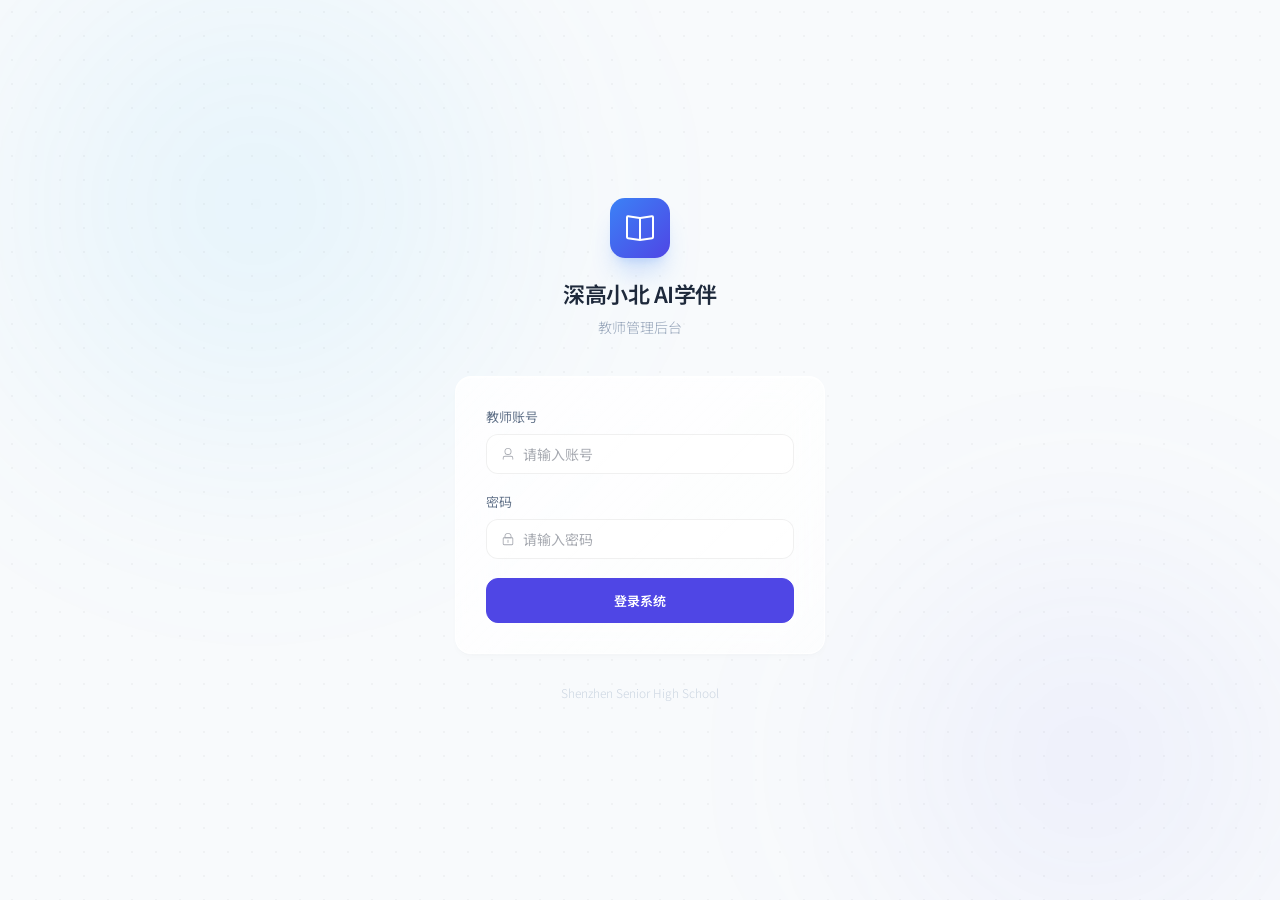
<file: demo/index.html>
<!DOCTYPE html>
<html lang="zh-CN">
<head>
  <meta charset="UTF-8">
  <meta name="viewport" content="width=device-width, initial-scale=1.0">
  <title>深高小北AI学伴 · 教师管理后台</title>
  <link rel="preconnect" href="https://fonts.googleapis.com">
  <link rel="preconnect" href="https://fonts.gstatic.com" crossorigin>
  <link href="https://fonts.googleapis.com/css2?family=Noto+Sans+SC:wght@100;200;300;400;500;600;700;800&family=JetBrains+Mono:wght@300;400;500;600&display=swap" rel="stylesheet">
  <script type="module" crossorigin src="./assets/index-BwHAiRIH.js"></script>
  <link rel="stylesheet" crossorigin href="./assets/index-B4FHDvxR.css">
</head>
<body>
  <div id="app"></div>
</body>
</html>
</file>
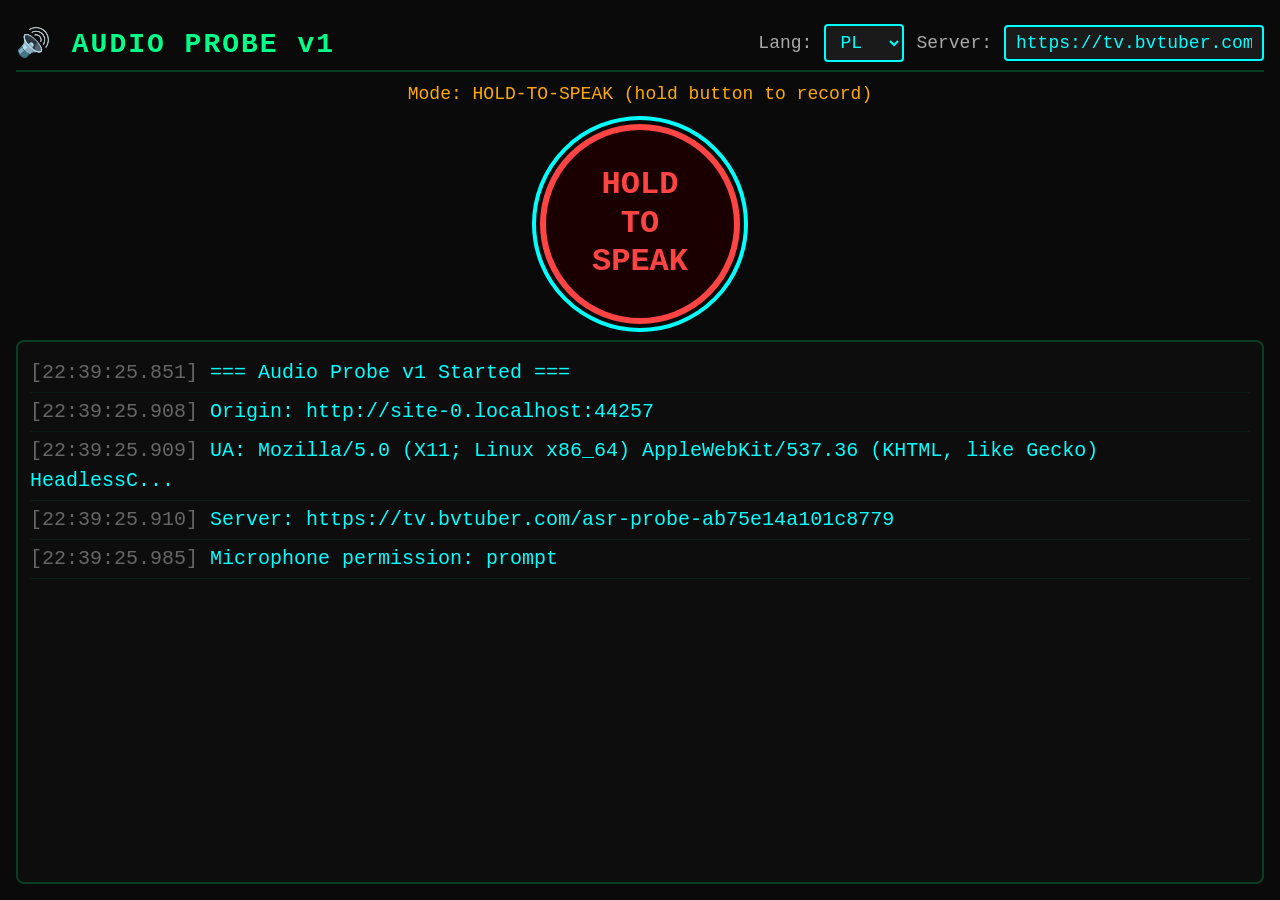
<file: audio-probe/src/main/assets/index.html>
<!DOCTYPE html>
<html lang="en">
<head>
<meta charset="UTF-8">
<meta name="viewport" content="width=device-width, initial-scale=1.0, maximum-scale=1.0, user-scalable=no">
<title>Audio Probe</title>
<style>
  *, *::before, *::after { box-sizing: border-box; margin: 0; padding: 0; }
  html, body {
    width: 100%; height: 100%;
    background: #0a0a0a;
    color: #00ff88;
    font-family: 'Courier New', monospace;
    overflow: hidden;
    user-select: none;
    -webkit-user-select: none;
    touch-action: manipulation;
  }
  body {
    display: flex;
    flex-direction: column;
    padding: 16px;
  }

  /* ── Header ── */
  .header {
    display: flex;
    align-items: center;
    justify-content: space-between;
    padding: 8px 0;
    border-bottom: 2px solid #00ff8833;
    margin-bottom: 12px;
    flex-shrink: 0;
  }
  .header h1 { font-size: 28px; font-weight: bold; letter-spacing: 2px; }
  .header .config {
    display: flex;
    align-items: center;
    gap: 12px;
  }
  .header label { font-size: 18px; color: #aaa; }
  .header select, .header input {
    background: #1a1a1a;
    color: #0ff;
    border: 2px solid #0ff;
    padding: 6px 10px;
    font-size: 18px;
    border-radius: 4px;
    font-family: 'Courier New', monospace;
  }
  .header select { min-width: 80px; }
  .header input { min-width: 260px; }

  /* ── Main area ── */
  .main {
    flex: 1;
    display: flex;
    flex-direction: column;
    align-items: center;
    gap: 16px;
    overflow: hidden;
  }

  /* ── Record button ── */
  .btn-record {
    width: 200px; height: 200px;
    border-radius: 50%;
    border: 6px solid #ff4444;
    background: #1a0000;
    color: #ff4444;
    font-size: 32px;
    font-weight: bold;
    cursor: pointer;
    display: flex;
    align-items: center;
    justify-content: center;
    transition: all 0.15s;
    flex-shrink: 0;
    font-family: 'Courier New', monospace;
    text-align: center;
    line-height: 1.2;
  }
  .btn-record:active, .btn-record.recording {
    background: #ff0000;
    color: #fff;
    border-color: #ff8888;
    box-shadow: 0 0 40px #ff0000aa;
    animation: pulse 0.5s ease-in-out infinite alternate;
  }
  .btn-record:focus-visible {
    outline: 4px solid #0ff;
    outline-offset: 4px;
  }
  @keyframes pulse {
    from { box-shadow: 0 0 20px #ff0000aa; }
    to   { box-shadow: 0 0 60px #ff0000; }
  }

  .mode-indicator {
    font-size: 18px;
    color: #ffaa00;
    flex-shrink: 0;
    text-align: center;
    min-height: 24px;
  }

  /* ── Log panel ── */
  .log-panel {
    flex: 1;
    width: 100%;
    background: #0d0d0d;
    border: 2px solid #00ff8833;
    border-radius: 8px;
    padding: 12px;
    overflow-y: auto;
    font-size: 20px;
    line-height: 1.5;
    min-height: 0;
  }
  .log-entry {
    padding: 4px 0;
    border-bottom: 1px solid #00ff8811;
  }
  .log-entry .ts { color: #666; margin-right: 12px; }
  .log-entry.info { color: #0ff; }
  .log-entry.ok   { color: #0f0; }
  .log-entry.warn { color: #ff0; }
  .log-entry.err  { color: #f44; }
  .log-entry.transcript {
    color: #fff;
    font-size: 28px;
    font-weight: bold;
    background: #00ff8811;
    padding: 8px;
    border-radius: 4px;
  }

  /* ── PASS/FAIL banner ── */
  .banner {
    width: 100%;
    padding: 16px;
    text-align: center;
    font-size: 48px;
    font-weight: bold;
    border-radius: 12px;
    flex-shrink: 0;
    display: none;
    letter-spacing: 4px;
  }
  .banner.pass {
    display: block;
    background: #003300;
    color: #00ff00;
    border: 4px solid #00ff00;
    box-shadow: 0 0 40px #00ff0044;
    animation: bannerPulse 1s ease-in-out infinite alternate;
  }
  .banner.fail {
    display: block;
    background: #330000;
    color: #ff0000;
    border: 4px solid #ff0000;
    box-shadow: 0 0 40px #ff000044;
  }
  @keyframes bannerPulse {
    from { box-shadow: 0 0 20px #00ff0044; }
    to   { box-shadow: 0 0 60px #00ff00aa; }
  }

  /* ── Scrollbar ── */
  .log-panel::-webkit-scrollbar { width: 10px; }
  .log-panel::-webkit-scrollbar-track { background: #0a0a0a; }
  .log-panel::-webkit-scrollbar-thumb { background: #00ff8833; border-radius: 5px; }
</style>
</head>
<body>

<!-- Header: title + config -->
<div class="header">
  <h1>🔊 AUDIO PROBE v1</h1>
  <div class="config">
    <label>Lang:</label>
    <select id="langSelect">
      <option value="pl" selected>PL</option>
      <option value="ro">RO</option>
      <option value="ru">RU</option>
      <option value="es">ES</option>
      <option value="zh">ZH</option>
    </select>
    <label>Server:</label>
    <input type="text" id="serverUrl" placeholder="https://..." />
  </div>
</div>

<!-- Main area -->
<div class="main">
  <!-- Interaction mode indicator -->
  <div class="mode-indicator" id="modeIndicator">Mode: HOLD-TO-SPEAK (hold button to record)</div>

  <!-- Big recording button -->
  <button class="btn-record" id="btnRecord" autofocus>HOLD<br>TO<br>SPEAK</button>

  <!-- Screen log panel -->
  <div class="log-panel" id="logPanel"></div>
</div>

<!-- PASS/FAIL banner -->
<div class="banner" id="banner"></div>

<script>
// ── State ──
let mediaStream = null;
let mediaRecorder = null;
let audioChunks = [];
let isRecording = false;
let isToggleMode = false;  // false = hold-to-speak, true = toggle
let recordingStartTime = 0;
let probeCompleted = false;

// ── DOM refs ──
const btnRecord = document.getElementById('btnRecord');
const logPanel = document.getElementById('logPanel');
const banner   = document.getElementById('banner');
const langSelect = document.getElementById('langSelect');
const serverUrlInput = document.getElementById('serverUrl');
const modeIndicator = document.getElementById('modeIndicator');

// ── Init ──
function init() {
  // Set server URL from native bridge or default
  if (typeof AudioProbe !== 'undefined') {
    serverUrlInput.value = AudioProbe.getServerUrl();
  } else {
    serverUrlInput.value = 'https://tv.bvtuber.com/asr-probe-ab75e14a101c8779';
  }

  // Set up event listeners
  btnRecord.addEventListener('pointerdown', onPressStart);
  btnRecord.addEventListener('pointerup', onPressEnd);
  btnRecord.addEventListener('pointerleave', onPressEnd);
  btnRecord.addEventListener('pointercancel', onPressEnd);

  // Keyboard / D-pad support
  btnRecord.addEventListener('keydown', onKeyDown);
  btnRecord.addEventListener('keyup', onKeyUp);

  // Also listen on document for D-pad center (Enter) when button is focused
  document.addEventListener('keydown', function(e) {
    if (e.key === 'Enter' && document.activeElement === btnRecord) {
      e.preventDefault();
      onPressStart();
    }
  });
  document.addEventListener('keyup', function(e) {
    if (e.key === 'Enter' && document.activeElement === btnRecord) {
      e.preventDefault();
      onPressEnd();
    }
  });

  // Server URL change → notify native bridge
  serverUrlInput.addEventListener('change', function() {
    if (typeof AudioProbe !== 'undefined') {
      AudioProbe.setServerUrl(this.value);
    }
    log('info', 'Server URL: ' + this.value);
  });

  log('info', '=== Audio Probe v1 Started ===');
  log('info', 'Origin: ' + window.location.origin);
  log('info', 'UA: ' + navigator.userAgent.substring(0, 80) + '...');
  log('info', 'Server: ' + serverUrlInput.value);

  // Check permission state
  checkPermissionState();
}

// ── Permission state ──
function checkPermissionState() {
  if (navigator.permissions && navigator.permissions.query) {
    navigator.permissions.query({ name: 'microphone' }).then(function(result) {
      log('info', 'Microphone permission: ' + result.state);
      result.addEventListener('change', function() {
        log('info', 'Microphone permission changed: ' + result.state);
      });
    }).catch(function(e) {
      log('warn', 'Permission query failed: ' + e.message);
    });
  } else {
    log('warn', 'Permissions API not available');
  }
}

// Called from native when RECORD_AUDIO permission result arrives
window.__audioProbeOnPermissionResult = function(granted) {
  log(granted ? 'ok' : 'err', 'RECORD_AUDIO permission: ' + (granted ? 'GRANTED' : 'DENIED'));
  if (!granted) {
    log('err', '⚠ 权限被拒，请去系统设置手动开启麦克风权限 (坑 #3)');
  }
};

// ── D-pad hold detection ──
let dpadHoldTimer = null;
let dpadHolding = false;

function onKeyDown(e) {
  if (e.key === 'Enter' || e.key === ' ' || e.key === 'Spacebar') {
    e.preventDefault();
    if (!dpadHolding) {
      dpadHolding = true;
      // Short delay to distinguish click from hold
      dpadHoldTimer = setTimeout(function() {
        if (dpadHolding) {
          // Switch to toggle mode on first D-pad use
          if (!isToggleMode && !probeCompleted) {
            isToggleMode = true;
            updateModeIndicator();
            log('info', 'D-pad detected → switching to TOGGLE mode (坑 #7)');
          }
          onPressStart();
        }
      }, 300);
    }
  }
}

function onKeyUp(e) {
  if (e.key === 'Enter' || e.key === ' ' || e.key === 'Spacebar') {
    e.preventDefault();
    dpadHolding = false;
    if (dpadHoldTimer) {
      clearTimeout(dpadHoldTimer);
      dpadHoldTimer = null;
    }
    if (isToggleMode) {
      // Toggle: press starts, press again stops
      if (!isRecording) {
        onPressStart();
      } else {
        onPressEnd();
      }
    } else {
      onPressEnd();
    }
  }
}

// ── Hold-to-speak ──
function onPressStart() {
  if (probeCompleted) return;

  if (isToggleMode) {
    if (!isRecording) {
      startRecording();
    }
    // Stop handled in onKeyUp for toggle
  } else {
    // Hold-to-speak: start immediately on press
    if (!isRecording) {
      startRecording();
    }
  }
}

function onPressEnd() {
  if (probeCompleted) return;

  if (!isToggleMode && isRecording) {
    // Hold-to-speak: stop on release
    stopRecording();
  }
  // Toggle stop is handled in onKeyUp
}

// ── Recording ──
function startRecording() {
  if (isRecording) return;

  log('info', '--- Starting recording ---');

  // Check getUserMedia support
  if (!navigator.mediaDevices || !navigator.mediaDevices.getUserMedia) {
    log('err', 'getUserMedia not available — secure context? (坑 #2)');
    setResult('FAIL');
    return;
  }

  navigator.mediaDevices.getUserMedia({ audio: true })
    .then(function(stream) {
      log('ok', 'getUserMedia SUCCESS');
      mediaStream = stream;

      // Detect supported mimeType (坑 #4)
      var mimeType = null;
      var typesToTry = [
        'audio/webm;codecs=opus',
        'audio/webm',
        'audio/ogg;codecs=opus',
        'audio/mp4'
      ];
      for (var i = 0; i < typesToTry.length; i++) {
        if (MediaRecorder.isTypeSupported(typesToTry[i])) {
          mimeType = typesToTry[i];
          break;
        }
      }
      log('info', 'MediaRecorder mimeType: ' + (mimeType || 'default'));

      // Create MediaRecorder
      audioChunks = [];
      var opts = mimeType ? { mimeType: mimeType } : {};
      try {
        mediaRecorder = new MediaRecorder(stream, opts);
      } catch(e) {
        log('warn', 'MediaRecorder with mimeType failed, using default: ' + e.message);
        mediaRecorder = new MediaRecorder(stream);
      }

      mediaRecorder.ondataavailable = function(e) {
        if (e.data && e.data.size > 0) {
          audioChunks.push(e.data);
        }
      };

      mediaRecorder.onstop = function() {
        var blob = new Blob(audioChunks, { type: mediaRecorder.mimeType || 'audio/webm' });
        var durationSec = (Date.now() - recordingStartTime) / 1000;
        log('info', 'Recording stopped');
        log('info', 'Blob: ' + blob.size + ' bytes, ' + durationSec.toFixed(1) + 's, type: ' + blob.type);
        uploadAudio(blob);
      };

      mediaRecorder.onerror = function(e) {
        log('err', 'MediaRecorder error: ' + JSON.stringify(e));
        setResult('FAIL');
      };

      mediaRecorder.start(250); // timeslice every 250ms
      recordingStartTime = Date.now();
      isRecording = true;
      btnRecord.classList.add('recording');
      btnRecord.textContent = '●\nREC';
      log('info', 'Recording STARTED');

    })
    .catch(function(err) {
      log('err', 'getUserMedia FAILED');
      log('err', 'error.name: ' + err.name);
      log('err', 'error.message: ' + err.message);

      if (err.name === 'NotAllowedError') {
        log('err', '⚠ 可能原因: onPermissionRequest 没 grant (坑 #1) / file:// 安全上下文 (坑 #2)');
      } else if (err.name === 'NotFoundError') {
        log('err', '⚠ 未找到麦克风设备 — 硬件问题');
      }

      setResult('FAIL');
    });
}

function stopRecording() {
  if (!isRecording) return;

  try {
    mediaRecorder.stop();
  } catch(e) {
    log('warn', 'MediaRecorder.stop error: ' + e.message);
  }

  // Stop all tracks
  if (mediaStream) {
    mediaStream.getTracks().forEach(function(track) { track.stop(); });
    mediaStream = null;
  }

  isRecording = false;
  btnRecord.classList.remove('recording');
  btnRecord.textContent = 'HOLD\nTO\nSPEAK';
}

// ── Upload to VPS ──
function uploadAudio(blob) {
  var serverUrl = serverUrlInput.value.trim();
  // WO-AUDIO-PROBE-ENDPOINT-FIX: endpoint IS the server URL (path includes token)
  var endpoint = serverUrl.replace(/\/$/, '');
  var language = langSelect.value;

  log('info', 'Uploading to: ' + endpoint);
  log('info', 'Language: ' + language);

  var uploadStartTime = Date.now();
  var formData = new FormData();
  formData.append('audio', blob, 'recording.' + (blob.type.includes('webm') ? 'webm' : 'ogg'));
  formData.append('language', language);

  fetch(endpoint, {
    method: 'POST',
    body: formData
  })
  .then(function(response) {
    var uploadMs = Date.now() - uploadStartTime;
    log('info', 'Upload HTTP status: ' + response.status + ' (' + uploadMs + 'ms)');

    if (response.status === 0) {
      log('err', '⚠ HTTP 0 — likely CORS blocked (坑 #5). Origin: ' + window.location.origin);
      setResult('FAIL');
      return Promise.reject('CORS');
    }

    return response.json().then(function(data) {
      data._httpStatus = response.status;
      data._uploadMs = uploadMs;
      return data;
    });
  })
  .then(function(data) {
    if (data.error) {
      log('err', 'ASR error: ' + data.error);
      setResult('FAIL');
    } else if (data.transcript !== undefined && data.transcript !== null && data.transcript !== '') {
      log('transcript', 'Transcription: "' + data.transcript + '"');
      log('ok', 'ASR latency: ' + data.latencyMs + 'ms (upload: ' + data._uploadMs + 'ms)');
      log('ok', 'Provider: ' + data.provider + ', language: ' + (data.language || 'N/A'));
      setResult('PASS');
    } else {
      log('warn', 'Empty transcript received (silence or unrecognized speech)');
      log('info', 'Raw response: ' + JSON.stringify(data));
      setResult('FAIL');
    }
  })
  .catch(function(err) {
    if (err === 'CORS') return; // already handled
    log('err', 'Upload/ASR request failed: ' + err.message);
    log('err', '⚠ Check: network / CORS (坑 #5) / endpoint not running');
    setResult('FAIL');
  });
}

// ── Result ──
function setResult(result) {
  probeCompleted = true;
  banner.className = 'banner ' + result.toLowerCase();
  banner.textContent = result === 'PASS' ? '✅ PASS — Audio pipeline working' : '❌ FAIL — Check log above';
  log(result === 'PASS' ? 'ok' : 'err', '=== FINAL: ' + result + ' ===');

  // Reset button
  btnRecord.classList.remove('recording');
  btnRecord.textContent = result === 'PASS' ? 'PASS' : 'FAIL';
  btnRecord.style.borderColor = result === 'PASS' ? '#0f0' : '#f00';
  btnRecord.style.color = result === 'PASS' ? '#0f0' : '#f00';
  btnRecord.style.background = result === 'PASS' ? '#001a00' : '#1a0000';
  btnRecord.style.animation = 'none';
}

// ── Logging ──
function log(cls, msg) {
  var now = new Date();
  var ts = now.getHours().toString().padStart(2,'0') + ':'
         + now.getMinutes().toString().padStart(2,'0') + ':'
         + now.getSeconds().toString().padStart(2,'0') + '.'
         + now.getMilliseconds().toString().padStart(3,'0');

  var entry = document.createElement('div');
  entry.className = 'log-entry ' + cls;
  entry.innerHTML = '<span class="ts">[' + ts + ']</span>' + escapeHtml(msg);
  logPanel.appendChild(entry);
  logPanel.scrollTop = logPanel.scrollHeight;

  // Also log to native bridge if available
  if (typeof AudioProbe !== 'undefined') {
    try { AudioProbe.logcat(cls, msg); } catch(e) {}
  }
}

function escapeHtml(str) {
  var div = document.createElement('div');
  div.textContent = str;
  return div.innerHTML;
}

// ── Mode indicator ──
function updateModeIndicator() {
  modeIndicator.textContent = 'Mode: ' + (isToggleMode ? 'TOGGLE (press once to start, again to stop)' : 'HOLD-TO-SPEAK (hold button to record)');
}

// ── Boot ──
init();
</script>
</body>
</html>
</file>
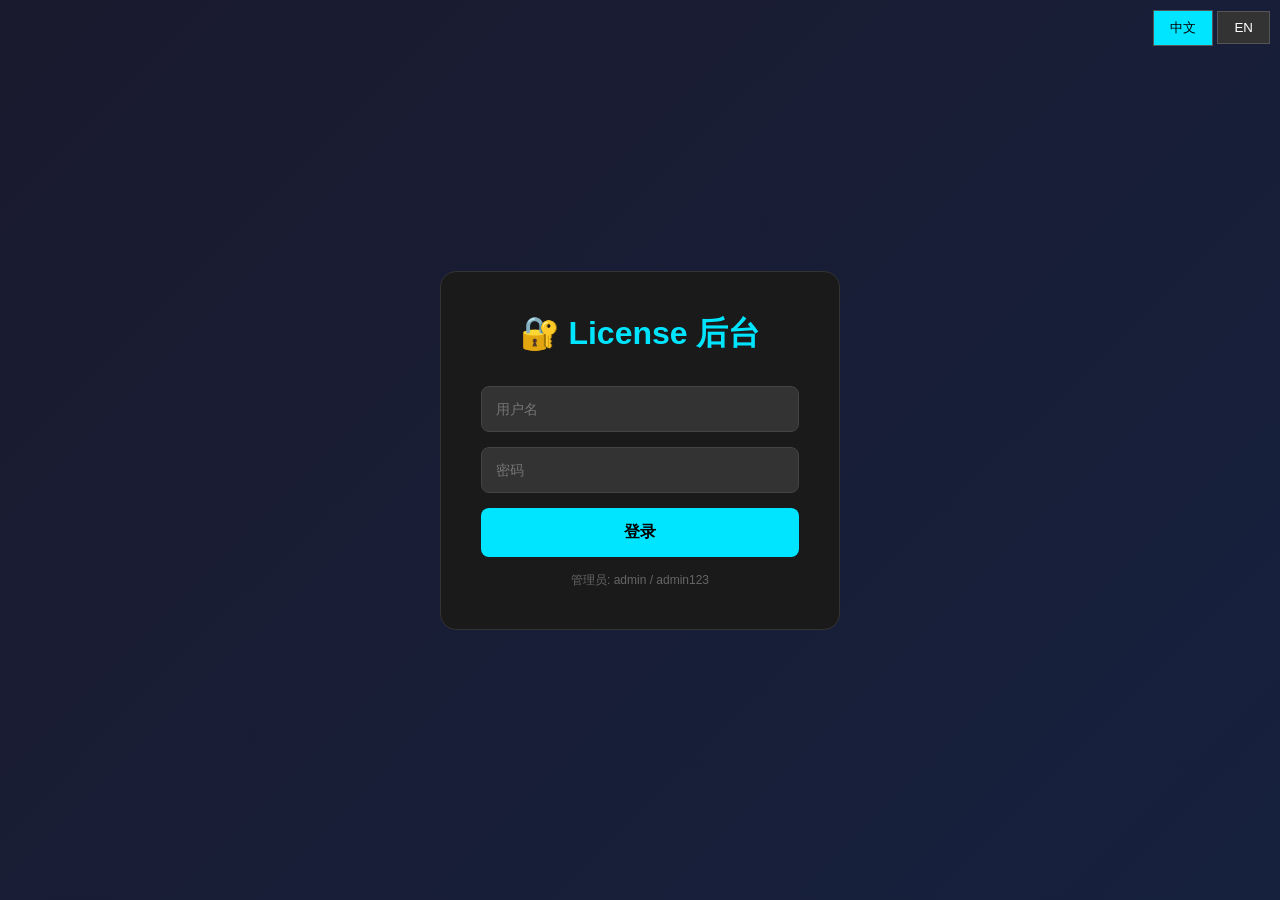
<file: backend/templates/admin.html>
<!DOCTYPE html>
<html lang="zh-CN">
<head>
    <meta charset="UTF-8">
    <meta name="viewport" content="width=device-width, initial-scale=1.0">
    <title>License Management - Bilingual</title>
    <style>
        * { margin: 0; padding: 0; box-sizing: border-box; }
        body { font-family: -apple-system, BlinkMacSystemFont, 'Segoe UI', sans-serif; background: #0a0a0a; color: #fff; min-height: 100vh; }
        
        .lang-switch { position: fixed; top: 10px; right: 10px; z-index: 1000; }
        .lang-switch button { padding: 8px 16px; background: #333; color: #fff; border: 1px solid #555; cursor: pointer; }
        .lang-switch button.active { background: #00E5FF; color: #000; }
        
        .login-screen { display: flex; justify-content: center; align-items: center; height: 100vh; background: linear-gradient(135deg, #1a1a2e 0%, #16213e 100%); }
        .login-box { background: #1a1a1a; padding: 40px; border-radius: 16px; width: 400px; text-align: center; border: 1px solid #333; }
        .login-box h1 { color: #00E5FF; margin-bottom: 30px; }
        .login-box input { width: 100%; padding: 14px; margin-bottom: 15px; background: #333; border: 1px solid #444; border-radius: 8px; color: #fff; font-size: 14px; }
        .login-box button { width: 100%; padding: 14px; background: #00E5FF; border: none; border-radius: 8px; color: #000; font-size: 16px; font-weight: bold; cursor: pointer; }
        
        .main-app { display: none; }
        .header { background: linear-gradient(135deg, #1a1a2e 0%, #16213e 100%); padding: 20px 40px; border-bottom: 1px solid #333; display: flex; justify-content: space-between; align-items: center; }
        .header h1 { color: #00E5FF; font-size: 20px; }
        
        .stats { display: grid; grid-template-columns: repeat(6, 1fr); gap: 15px; padding: 20px 40px; background: #111; }
        .stat-card { background: #1a1a1a; border-radius: 12px; padding: 20px; border: 1px solid #333; text-align: center; }
        .stat-card h3 { color: #888; font-size: 12px; margin-bottom: 8px; }
        .stat-card .value { font-size: 24px; font-weight: bold; color: #00E5FF; }
        
        .tabs { display: flex; padding: 0 40px; background: #111; border-bottom: 1px solid #333; flex-wrap: wrap; }
        .tab { padding: 15px 20px; cursor: pointer; color: #888; border-bottom: 2px solid transparent; }
        .tab.active { color: #00E5FF; border-bottom-color: #00E5FF; }
        
        .content { padding: 20px 40px; }
        
        table { width: 100%; border-collapse: collapse; background: #1a1a1a; border-radius: 8px; overflow: hidden; margin-bottom: 20px; }
        th, td { padding: 12px; text-align: left; border-bottom: 1px solid #333; }
        th { background: #222; color: #888; font-weight: 500; font-size: 12px; }
        
        .btn { padding: 10px 16px; border: none; border-radius: 6px; cursor: pointer; font-size: 13px; }
        .btn-primary { background: #00E5FF; color: #000; }
        .btn-success { background: #4CAF50; color: #fff; }
        .btn-warning { background: #FF9800; color: #fff; }
        .btn-danger { background: #f44336; color: #fff; }
        
        .card { background: #1a1a1a; padding: 20px; border-radius: 12px; border: 1px solid #333; margin-bottom: 20px; }
        .card h3 { color: #00E5FF; margin-bottom: 15px; }
        
        .chart-grid { display: grid; grid-template-columns: repeat(2, 1fr); gap: 20px; margin-top: 20px; }
        .chart-item { background: #1a1a1a; padding: 20px; border-radius: 12px; border: 1px solid #333; }
        .chart-item h4 { color: #888; margin-bottom: 10px; }
        
        .form-group { margin-bottom: 15px; }
        .form-group label { display: block; color: #888; margin-bottom: 6px; font-size: 13px; }
        .form-group input, .form-group select, .form-group textarea { width: 100%; padding: 10px; background: #333; border: 1px solid #444; border-radius: 6px; color: #fff; }
        
        .modal { display: none; position: fixed; top: 0; left: 0; width: 100%; height: 100%; background: rgba(0,0,0,0.8); justify-content: center; align-items: center; z-index: 1000; }
        .modal.show { display: flex; }
        .modal-content { background: #1a1a1a; padding: 30px; border-radius: 12px; width: 600px; max-width: 90%; max-height: 80vh; overflow-y: auto; }
        .modal-content h2 { color: #00E5FF; margin-bottom: 20px; }
    </style>
</head>
<body>
    <div class="lang-switch">
        <button onclick="setLang('zh')" id="btnZh" class="active">中文</button>
        <button onclick="setLang('en')" id="btnEn">EN</button>
    </div>
    
    <div class="login-screen" id="loginScreen">
        <div class="login-box">
            <h1 id="loginTitle">🔐 License 后台</h1>
            <input type="text" id="loginUsername" placeholder="用户名">
            <input type="password" id="loginPassword" placeholder="密码">
            <button onclick="login()" id="loginBtn">登录</button>
            <p style="margin-top:15px;color:#666;font-size:12px" id="loginHint">管理员: admin / admin123</p>
        </div>
    </div>
    
    <div class="main-app" id="mainApp">
        <div class="header">
            <h1>🔐 License Management</h1>
            <div><span id="currentUser"></span> <button class="btn btn-danger" style="padding:5px 10px;margin-left:10px" onclick="logout()">Logout</button></div>
        </div>
        
        <div class="stats">
            <div class="stat-card"><h3 id="statLicenses">License</h3><div class="value" id="totalLicenses">-</div></div>
            <div class="stat-card"><h3 id="statDevices">设备总数</h3><div class="value" id="totalDevices">-</div></div>
            <div class="stat-card"><h3 id="statActive">已激活</h3><div class="value" id="activeDevices">-</div></div>
            <div class="stat-card"><h3 id="statUsers">用户</h3><div class="value" id="totalUsers">-</div></div>
            <div class="stat-card"><h3 id="statThemes">主题</h3><div class="value" id="totalThemes">-</div></div>
            <div class="stat-card"><h3 id="statConversations">对话</h3><div class="value" id="totalConversations">-</div></div>
            <div class="stat-card"><h3 id="statNotify">通知</h3><div class="value" id="totalNotifications">-</div></div>
        </div>
        
        <div class="tabs">
            <div class="tab active" onclick="switchTab('devices')" id="tabDevices">设备管理</div>
            <div class="tab" onclick="switchTab('licenses')" id="tabLicenses">License管理</div>
            <div class="tab" onclick="switchTab('themes')" id="tabThemes">主题管理</div>
            <div class="tab" onclick="switchTab('analysis')" id="tabAnalysis">数据分析</div>
            <div class="tab" onclick="switchTab('notify')" id="tabNotify">紧急通知</div>
            <div class="tab" onclick="switchTab('ota')" id="tabOta">OTA更新</div>
            <div class="tab" onclick="switchTab('users')" id="tabUsers">用户管理</div>
        </div>
        
        <div class="content">
            <div id="devicesTab">
                <button class="btn btn-success" onclick="showBindThemeModal()">绑定主题</button>
                <table><thead><tr><th>MAC</th><th>名称</th><th>主题</th><th>智能体</th><th>状态</th></tr></thead><tbody id="devicesTable"></tbody></table>
            </div>
            
            <div id="licensesTab" style="display:none;">
                <div class="card">
                    <h3>📝 批量创建License</h3>
                    <div class="form-group">
                        <label>前缀</label>
                        <input type="text" id="licPrefix" placeholder="如: SCHOOL-AI-">
                    </div>
                    <div class="form-group">
                        <label>数量</label>
                        <input type="number" id="licCount" value="10" min="1" max="1000">
                    </div>
                    <div class="form-group">
                        <label>Product Key</label>
                        <input type="text" id="licProductKey" value="pk_school_ai">
                    </div>
                    <button class="btn btn-primary" onclick="createLicenses()">生成License</button>
                </div>
                
                <div class="card">
                    <h3>📥 批量导入License</h3>
                    <div class="form-group">
                        <label>License Keys (每行一个)</label>
                        <textarea id="licKeysImport" rows="5" placeholder="LICENSE-001&#10;LICENSE-002&#10;LICENSE-003"></textarea>
                    </div>
                    <button class="btn btn-primary" onclick="importLicenses()">导入</button>
                </div>
                
                <div class="stat-card" style="margin-bottom:20px;display:inline-block;margin-right:10px;">
                    <h3>总License</h3><div class="value" id="totalLicenses">-</div>
                </div>
                <div class="stat-card" style="margin-bottom:20px;display:inline-block;margin-right:10px;">
                    <h3>已绑定</h3><div class="value" id="boundLicenses">-</div>
                </div>
                <div class="stat-card" style="margin-bottom:20px;display:inline-block;">
                    <h3>未使用</h3><div class="value" id="unusedLicenses">-</div>
                </div>
                
                <table>
                    <thead><tr><th>License Key</th><th>设备ID</th><th>SN</th><th>状态</th><th>绑定时间</th></tr></thead>
                    <tbody id="licensesTable"></tbody>
                </table>
            </div>
            
            <div id="themesTab" style="display:none;">
                <button class="btn btn-success" onclick="showThemeModal()">+ 新建主题</button>
                <div id="themesList" style="margin-top:20px"></div>
            </div>
            
            <div id="analysisTab" style="display:none;">
                <div class="card">
                    <h3>📊 数据筛选</h3>
                    <div class="form-group">
                        <label>日期范围</label>
                        <input type="date" id="startDate"> ~ <input type="date" id="endDate">
                    </div>
                    <button class="btn btn-primary" onclick="loadAnalysis()">查询</button>
                </div>
                
                <div class="chart-grid">
                    <div class="chart-item">
                        <h4>🔥 热门问题 Top 10</h4>
                        <div id="hotQuestions"></div>
                    </div>
                    <div class="chart-item">
                        <h4>📈 每日趋势</h4>
                        <div id="dailyTrend"></div>
                    </div>
                    <div class="chart-item">
                        <h4>⏰ 时段分布</h4>
                        <div id="hourlyDist"></div>
                    </div>
                    <div class="chart-item">
                        <h4>🔑 关键词</h4>
                        <div id="keywords"></div>
                    </div>
                </div>
                
                <div class="card" style="margin-top:20px">
                    <h3>📋 对话记录</h3>
                    <table><thead><tr><th>时间</th><th>用户问题</th><th>AI回复</th></tr></thead><tbody id="conversationsTable"></tbody></table>
                </div>
            </div>
            
            <div id="notifyTab" style="display:none;">
                <div class="card">
                    <h3>📢 发送紧急通知</h3>
                    <div class="form-group"><label>标题 (中文)</label><input type="text" id="notifyTitle"></div>
                    <div class="form-group"><label>Title (English)</label><input type="text" id="notifyTitleEn"></div>
                    <div class="form-group"><label>内容 (中文)</label><textarea id="notifyContent" rows="3"></textarea></div>
                    <div class="form-group"><label>Content (English)</label><textarea id="notifyContentEn" rows="3"></textarea></div>
                    <div class="form-group"><label>优先级</label><select id="notifyPriority"><option value="normal">Normal</option><option value="high">High</option><option value="urgent">Urgent</option></select></div>
                    <button class="btn btn-warning" onclick="sendNotification()">发送通知</button>
                </div>
                <div id="notificationsList"></div>
            </div>
            
            <div id="otaTab" style="display:none;">
                <div class="card">
                    <h3>📱 发布新版本</h3>
                    <div class="form-group"><label>版本号</label><input type="number" id="otaVersionCode" value="2"></div>
                    <div class="form-group"><label>版本名称</label><input type="text" id="otaVersionName" placeholder="v1.2"></div>
                    <div class="form-group"><label>描述 (中文)</label><textarea id="otaDesc"></textarea></div>
                    <div class="form-group"><label>Description (EN)</label><textarea id="otaDescEn"></textarea></div>
                    <div class="form-group"><label>下载链接</label><input type="text" id="otaUrl" placeholder="https://..."></div>
                    <label><input type="checkbox" id="otaForce"> 强制更新</label>
                    <button class="btn btn-success" onclick="createOta()" style="margin-top:10px;display:block;width:100%">发布</button>
                </div>
            </div>
            
            <div id="usersTab" style="display:none;">
                <button class="btn btn-success" onclick="showUserModal()">+ 添加用户</button>
                <table><thead><tr><th>用户名</th><th>邮箱</th><th>角色</th><th>语言</th></tr></thead><tbody id="usersTable"></tbody></table>
            </div>
        </div>
    </div>
    
    <script>
        let currentUser = null;
        let lang = 'zh';
        
        const texts = {
            zh: {
                loginTitle: '🔐 License 后台',
                loginBtn: '登录',
                loginHint: '管理员: admin / admin123',
                statDevices: '设备总数', statActive: '已激活', statUsers: '用户',
                statThemes: '主题', statConversations: '对话', statNotify: '通知',
                tabDevices: '设备管理', tabLicenses: 'License管理', tabThemes: '主题管理', tabAnalysis: '数据分析',
                tabNotify: '紧急通知', tabOta: 'OTA更新', tabUsers: '用户管理',
                hotQuestions: '热门问题', dailyTrend: '每日趋势', hourlyDist: '时段分布', keywords: '关键词'
            },
            en: {
                loginTitle: '🔐 License Admin',
                loginBtn: 'Login',
                loginHint: 'Admin: admin / admin123',
                statDevices: 'Devices', statActive: 'Active', statUsers: 'Users',
                statThemes: 'Themes', statConversations: 'Chats', statNotify: 'Notify',
                tabDevices: 'Devices', tabLicenses: 'Licenses', tabThemes: 'Themes', tabAnalysis: 'Analysis',
                tabNotify: 'Notify', tabOta: 'OTA', tabUsers: 'Users',
                hotQuestions: 'Hot Questions', dailyTrend: 'Daily Trend', hourlyDist: 'Hourly Dist', keywords: 'Keywords'
            }
        };
        
        function setLang(l) {
            lang = l;
            document.getElementById('btnZh').className = l === 'zh' ? 'active' : '';
            document.getElementById('btnEn').className = l === 'en' ? 'active' : '';
            
            const t = texts[l];
            document.getElementById('loginTitle').textContent = t.loginTitle;
            document.getElementById('loginBtn').textContent = t.loginBtn;
            document.getElementById('loginHint').textContent = t.loginHint;
            document.getElementById('statDevices').textContent = t.statDevices;
            document.getElementById('statActive').textContent = t.statActive;
            document.getElementById('statUsers').textContent = t.statUsers;
            document.getElementById('statThemes').textContent = t.statThemes;
            document.getElementById('statConversations').textContent = t.statConversations;
            document.getElementById('statNotify').textContent = t.statNotify;
            document.getElementById('tabDevices').textContent = t.tabDevices;
            document.getElementById('tabThemes').textContent = t.tabThemes;
            document.getElementById('tabAnalysis').textContent = t.tabAnalysis;
            document.getElementById('tabNotify').textContent = t.tabNotify;
            document.getElementById('tabOta').textContent = t.tabOta;
            document.getElementById('tabUsers').textContent = t.tabUsers;
        }
        
        async function login() {
            const username = document.getElementById('loginUsername').value;
            const password = document.getElementById('loginPassword').value;
            
            const res = await fetch('/api/v1/auth/login', {
                method: 'POST',
                headers: {'Content-Type': 'application/json'},
                body: JSON.stringify({username, password})
            }).then(r => r.json());
            
            if (res.code === 200) {
                currentUser = res.data;
                lang = res.data.language || 'zh';
                setLang(lang);
                document.getElementById('loginScreen').style.display = 'none';
                document.getElementById('mainApp').style.display = 'block';
                document.getElementById('currentUser').textContent = res.data.username + ' (' + res.data.role + ')';
                loadStats();
            } else {
                alert('Login failed: ' + res.message);
            }
        }
        
        function logout() { location.reload(); }
        
        async function loadStats() {
            // Load license count
            const licRes = await fetch('/api/v1/licenses').then(r => r.json());
            if (licRes.code === 200) {
                document.getElementById('totalLicenses').textContent = licRes.data.length;
            }
            
            const res = await fetch('/api/v1/statistics').then(r => r.json());
            if (res.code === 200) {
                document.getElementById('totalDevices').textContent = res.data.devices.total;
                document.getElementById('activeDevices').textContent = res.data.devices.active;
                document.getElementById('totalUsers').textContent = res.data.users.total;
                document.getElementById('totalThemes').textContent = res.data.themes.total;
                document.getElementById('totalConversations').textContent = res.data.conversations.total;
                document.getElementById('totalNotifications').textContent = res.data.notifications.total;
            }
        }
        
        async function loadDevices() {
            const res = await fetch('/api/v1/devices').then(r => r.json());
            if (res.code === 200) {
                document.getElementById('devicesTable').innerHTML = res.data.map(d => 
                    `<tr><td><code>${d.mac_address||'-'}</td><td>${d.device_name||'-'}</td><td>${lang==='en'&&d.theme_name_en?d.theme_name_en:d.theme_name||'-'}</td><td>${lang==='en'&&d.agent_name_en?d.agent_name_en:d.agent_name||'-'}</td><td>${d.status}</td></tr>`
                ).join('');
            }
        }
        
        async function loadAnalysis() {
            const startDate = document.getElementById('startDate').value;
            const endDate = document.getElementById('endDate').value;
            let url = '/api/v1/conversations/analyze?';
            if (startDate) url += 'startDate=' + startDate + '&';
            if (endDate) url += 'endDate=' + endDate;
            
            const res = await fetch(url).then(r => r.json());
            if (res.code === 200) {
                const d = res.data;
                document.getElementById('hotQuestions').innerHTML = d.hotQuestions.map((q, i) => 
                    `<p>${i+1}. ${q.user_query} (${q.count})</p>`
                ).join('');
                
                document.getElementById('dailyTrend').innerHTML = d.dailyTrend.map(t => 
                    `<p>${t.date}: ${t.count}</p>`
                ).join('');
                
                document.getElementById('hourlyDist').innerHTML = d.hourlyDistribution.map(h => 
                    `<p>${h.hour}:00 - ${h.count}</p>`
                ).join('');
                
                document.getElementById('keywords').innerHTML = d.topKeywords.map(k => 
                    `<span style="background:#333;padding:3px 8px;margin:2px;border-radius:4px;display:inline-block">${k.keyword} (${k.count})</span>`
                ).join('');
            }
            
            // Load conversations
            const cRes = await fetch('/api/v1/conversations?size=20').then(r => r.json());
            if (cRes.code === 200) {
                document.getElementById('conversationsTable').innerHTML = cRes.data.list.map(c => 
                    `<tr><td>${new Date(c.created_at).toLocaleString()}</td><td>${c.user_query||'-'}</td><td>${(c.ai_response||'').substring(0,50)}...</td></tr>`
                ).join('');
            }
        }
        
        async function sendNotification() {
            const data = {
                title: document.getElementById('notifyTitle').value,
                titleEn: document.getElementById('notifyTitleEn').value,
                content: document.getElementById('notifyContent').value,
                contentEn: document.getElementById('notifyContentEn').value,
                priority: document.getElementById('notifyPriority').value,
                createdBy: currentUser.userId
            };
            
            const res = await fetch('/api/v1/notifications', {
                method: 'POST',
                headers: {'Content-Type': 'application/json'},
                body: JSON.stringify(data)
            }).then(r => r.json());
            
            alert(res.code === 200 ? (lang==='zh'?'发送成功':'Sent!') : 'Failed');
            loadNotifications();
        }
        
        async function loadNotifications() {
            const res = await fetch('/api/v1/notifications').then(r => r.json());
            if (res.code === 200) {
                document.getElementById('notificationsList').innerHTML = res.data.map(n => 
                    `<div class="card"><h3>${lang==='zh'?n.title:n.title_en}</h3><p>${lang==='zh'?n.content:n.content_en}</p><button class="btn btn-danger" onclick="deleteNotify(${n.id})">Delete</button></div>`
                ).join('');
            }
        }
        
        async function deleteNotify(id) {
            await fetch('/api/v1/notifications/' + id, {method: 'DELETE'});
            loadNotifications();
        }
        
        async function createOta() {
            const data = {
                versionCode: parseInt(document.getElementById('otaVersionCode').value),
                versionName: document.getElementById('otaVersionName').value,
                description: document.getElementById('otaDesc').value,
                descriptionEn: document.getElementById('otaDescEn').value,
                downloadUrl: document.getElementById('otaUrl').value,
                forceUpdate: document.getElementById('otaForce').checked ? 1 : 0
            };
            
            const res = await fetch('/api/v1/ota/versions', {
                method: 'POST',
                headers: {'Content-Type': 'application/json'},
                body: JSON.stringify(data)
            }).then(r => r.json());
            
            alert(res.code === 200 ? (lang==='zh'?'发布成功':'Published!') : 'Failed');
        }
        
        function switchTab(tab) {
            document.querySelectorAll('.tab').forEach(t => t.classList.remove('active'));
            event.target.classList.add('active');
            ['devices','licenses','themes','analysis','notify','ota','users'].forEach(t => 
                document.getElementById(t+'Tab').style.display = t===tab?'block':'none');
            if (tab==='devices') loadDevices();
            if (tab==='licenses') loadLicenses();
            if (tab==='analysis') loadAnalysis();
            if (tab==='notify') loadNotifications();
        }
        
        // ==================== License Functions ====================
        async function loadLicenses() {
            const res = await fetch('/api/v1/licenses').then(r => r.json());
            if (res.code === 200) {
                const licenses = res.data;
                let total = licenses.length, bound = 0, unused = 0;
                licenses.forEach(l => {
                    if (l.status === 'active') bound++;
                    else unused++;
                });
                document.getElementById('totalLicenses').textContent = total;
                document.getElementById('boundLicenses').textContent = bound;
                document.getElementById('unusedLicenses').textContent = unused;
                
                const tbody = document.getElementById('licensesTable');
                tbody.innerHTML = licenses.map(l => `
                    <tr>
                        <td>${l.license_key}</td>
                        <td>${l.device_id || '-'}</td>
                        <td>${l.sn || '-'}</td>
                        <td><span style="color:${l.status==='active'?'#4CAF50':'#FF9800'}">${l.status}</span></td>
                        <td>${l.bound_at || '-'}</td>
                    </tr>
                `).join('');
            }
        }
        
        async function createLicenses() {
            const prefix = document.getElementById('licPrefix').value;
            const count = parseInt(document.getElementById('licCount').value);
            const product_key = document.getElementById('licProductKey').value;
            
            if (!prefix) { alert(lang==='zh'?'请输入前缀':'Please enter prefix'); return; }
            
            const res = await fetch('/api/v1/licenses', {
                method: 'POST',
                headers: {'Content-Type': 'application/json'},
                body: JSON.stringify({license_key: prefix, count: count, product_key: product_key})
            }).then(r => r.json());
            
            alert(res.message);
            if (res.code === 200) loadLicenses();
        }
        
        async function importLicenses() {
            const keysText = document.getElementById('licKeysImport').value;
            const keys = keysText.split('\n').map(k => k.trim()).filter(k => k);
            
            if (keys.length === 0) { alert(lang==='zh'?'请输入License keys':'Please enter License keys'); return; }
            
            const res = await fetch('/api/v1/licenses/batch', {
                method: 'POST',
                headers: {'Content-Type': 'application/json'},
                body: JSON.stringify({keys: keys})
            }).then(r => r.json());
            
            alert(res.message);
            if (res.code === 200) loadLicenses();
        }
    </script>
</body>
</html>
</file>
<file: demo/assets/index-B4FHDvxR.css>
html,body{margin:0;padding:0;height:100%;font-family:Helvetica Neue,Helvetica,PingFang SC,Hiragino Sans GB,Microsoft YaHei,微软雅黑,Arial,sans-serif;-webkit-font-smoothing:antialiased}#app{height:100%}.page-enter-active,.page-leave-active{transition:opacity .2s,transform .2s}.page-enter-from{opacity:0;transform:translateY(8px)}.page-leave-to{opacity:0}:root{--el-color-white:#fff;--el-color-black:#000;--el-color-primary-rgb:64, 158, 255;--el-color-success-rgb:103, 194, 58;--el-color-warning-rgb:230, 162, 60;--el-color-danger-rgb:245, 108, 108;--el-color-error-rgb:245, 108, 108;--el-color-info-rgb:144, 147, 153;--el-font-size-extra-large:20px;--el-font-size-large:18px;--el-font-size-medium:16px;--el-font-size-base:14px;--el-font-size-small:13px;--el-font-size-extra-small:12px;--el-font-family:"Helvetica Neue", Helvetica, "PingFang SC", "Hiragino Sans GB", "Microsoft YaHei", "微软雅黑", Arial, sans-serif;--el-font-weight-primary:500;--el-font-line-height-primary:24px;--el-index-normal:1;--el-index-top:1000;--el-index-popper:2000;--el-border-radius-base:4px;--el-border-radius-small:2px;--el-border-radius-round:20px;--el-border-radius-circle:100%;--el-transition-duration:.3s;--el-transition-duration-fast:.2s;--el-transition-function-ease-in-out-bezier:cubic-bezier(.645, .045, .355, 1);--el-transition-function-fast-bezier:cubic-bezier(.23, 1, .32, 1);--el-transition-all:all var(--el-transition-duration) var(--el-transition-function-ease-in-out-bezier);--el-transition-fade:opacity var(--el-transition-duration) var(--el-transition-function-fast-bezier);--el-transition-md-fade:transform var(--el-transition-duration) var(--el-transition-function-fast-bezier), opacity var(--el-transition-duration) var(--el-transition-function-fast-bezier);--el-transition-fade-linear:opacity var(--el-transition-duration-fast) linear;--el-transition-border:border-color var(--el-transition-duration-fast) var(--el-transition-function-ease-in-out-bezier);--el-transition-box-shadow:box-shadow var(--el-transition-duration-fast) var(--el-transition-function-ease-in-out-bezier);--el-transition-color:color var(--el-transition-duration-fast) var(--el-transition-function-ease-in-out-bezier);--el-component-size-large:40px;--el-component-size:32px;--el-component-size-small:24px;--lightningcss-light:initial;--lightningcss-dark: ;color-scheme:light;--el-color-primary:#409eff;--el-color-primary-light-3:#79bbff;--el-color-primary-light-5:#a0cfff;--el-color-primary-light-7:#c6e2ff;--el-color-primary-light-8:#d9ecff;--el-color-primary-light-9:#ecf5ff;--el-color-primary-dark-2:#337ecc;--el-color-success:#67c23a;--el-color-success-light-3:#95d475;--el-color-success-light-5:#b3e19d;--el-color-success-light-7:#d1edc4;--el-color-success-light-8:#e1f3d8;--el-color-success-light-9:#f0f9eb;--el-color-success-dark-2:#529b2e;--el-color-warning:#e6a23c;--el-color-warning-light-3:#eebe77;--el-color-warning-light-5:#f3d19e;--el-color-warning-light-7:#f8e3c5;--el-color-warning-light-8:#faecd8;--el-color-warning-light-9:#fdf6ec;--el-color-warning-dark-2:#b88230;--el-color-danger:#f56c6c;--el-color-danger-light-3:#f89898;--el-color-danger-light-5:#fab6b6;--el-color-danger-light-7:#fcd3d3;--el-color-danger-light-8:#fde2e2;--el-color-danger-light-9:#fef0f0;--el-color-danger-dark-2:#c45656;--el-color-error:#f56c6c;--el-color-error-light-3:#f89898;--el-color-error-light-5:#fab6b6;--el-color-error-light-7:#fcd3d3;--el-color-error-light-8:#fde2e2;--el-color-error-light-9:#fef0f0;--el-color-error-dark-2:#c45656;--el-color-info:#909399;--el-color-info-light-3:#b1b3b8;--el-color-info-light-5:#c8c9cc;--el-color-info-light-7:#dedfe0;--el-color-info-light-8:#e9e9eb;--el-color-info-light-9:#f4f4f5;--el-color-info-dark-2:#73767a;--el-bg-color:#fff;--el-bg-color-page:#f2f3f5;--el-bg-color-overlay:#fff;--el-text-color-primary:#303133;--el-text-color-regular:#606266;--el-text-color-secondary:#909399;--el-text-color-placeholder:#a8abb2;--el-text-color-disabled:#c0c4cc;--el-border-color:#dcdfe6;--el-border-color-light:#e4e7ed;--el-border-color-lighter:#ebeef5;--el-border-color-extra-light:#f2f6fc;--el-border-color-dark:#d4d7de;--el-border-color-darker:#cdd0d6;--el-fill-color:#f0f2f5;--el-fill-color-light:#f5f7fa;--el-fill-color-lighter:#fafafa;--el-fill-color-extra-light:#fafcff;--el-fill-color-dark:#ebedf0;--el-fill-color-darker:#e6e8eb;--el-fill-color-blank:#fff;--el-box-shadow:0px 12px 32px 4px #0000000a, 0px 8px 20px #00000014;--el-box-shadow-light:0px 0px 12px #0000001f;--el-box-shadow-lighter:0px 0px 6px #0000001f;--el-box-shadow-dark:0px 16px 48px 16px #00000014, 0px 12px 32px #0000001f, 0px 8px 16px -8px #00000029;--el-disabled-bg-color:var(--el-fill-color-light);--el-disabled-text-color:var(--el-text-color-placeholder);--el-disabled-border-color:var(--el-border-color-light);--el-overlay-color:#000c;--el-overlay-color-light:#000000b3;--el-overlay-color-lighter:#00000080;--el-mask-color:#ffffffe6;--el-mask-color-extra-light:#ffffff4d;--el-border-width:1px;--el-border-style:solid;--el-border-color-hover:var(--el-text-color-disabled);--el-border:var(--el-border-width) var(--el-border-style) var(--el-border-color);--el-svg-monochrome-grey:var(--el-border-color)}.fade-in-linear-enter-active,.fade-in-linear-leave-active{transition:var(--el-transition-fade-linear)}.fade-in-linear-enter-from,.fade-in-linear-leave-to{opacity:0}.el-fade-in-linear-enter-active,.el-fade-in-linear-leave-active{transition:var(--el-transition-fade-linear)}.el-fade-in-linear-enter-from,.el-fade-in-linear-leave-to{opacity:0}.el-fade-in-enter-active,.el-fade-in-leave-active{transition:all var(--el-transition-duration) cubic-bezier(.55,0,.1,1)}.el-fade-in-enter-from,.el-fade-in-leave-active{opacity:0}.el-zoom-in-center-enter-active,.el-zoom-in-center-leave-active{transition:all var(--el-transition-duration) cubic-bezier(.55,0,.1,1)}.el-zoom-in-center-enter-from,.el-zoom-in-center-leave-active{opacity:0;transform:scaleX(0)}.el-zoom-in-top-enter-active,.el-zoom-in-top-leave-active{opacity:1;transition:var(--el-transition-md-fade);transform-origin:top;transform:scaleY(1)}.el-zoom-in-top-enter-active[data-popper-placement^=top],.el-zoom-in-top-leave-active[data-popper-placement^=top]{transform-origin:bottom}.el-zoom-in-top-enter-from,.el-zoom-in-top-leave-active{opacity:0;transform:scaleY(0)}.el-zoom-in-bottom-enter-active,.el-zoom-in-bottom-leave-active{opacity:1;transition:var(--el-transition-md-fade);transform-origin:bottom;transform:scaleY(1)}.el-zoom-in-bottom-enter-from,.el-zoom-in-bottom-leave-active{opacity:0;transform:scaleY(0)}.el-zoom-in-left-enter-active,.el-zoom-in-left-leave-active{opacity:1;transition:var(--el-transition-md-fade);transform-origin:0 0;transform:scale(1)}.el-zoom-in-left-enter-from,.el-zoom-in-left-leave-active{opacity:0;transform:scale(.45)}.collapse-transition{transition:var(--el-transition-duration) height ease-in-out,var(--el-transition-duration) padding-top ease-in-out,var(--el-transition-duration) padding-bottom ease-in-out}.el-collapse-transition-leave-active,.el-collapse-transition-enter-active{transition:var(--el-transition-duration) max-height ease-in-out,var(--el-transition-duration) padding-top ease-in-out,var(--el-transition-duration) padding-bottom ease-in-out}.horizontal-collapse-transition{transition:var(--el-transition-duration) width ease-in-out,var(--el-transition-duration) padding-left ease-in-out,var(--el-transition-duration) padding-right ease-in-out}.el-list-enter-active,.el-list-leave-active{transition:all 1s}.el-list-enter-from,.el-list-leave-to{opacity:0;transform:translateY(-30px)}.el-list-leave-active{position:absolute!important}.el-opacity-transition{transition:opacity var(--el-transition-duration) cubic-bezier(.55,0,.1,1)}.el-icon--right{margin-left:5px}.el-icon--left{margin-right:5px}@keyframes rotating{0%{transform:rotate(0)}to{transform:rotate(360deg)}}.el-icon{--color:inherit;fill:currentColor;width:1em;height:1em;color:var(--color);line-height:1em;font-size:inherit;justify-content:center;align-items:center;display:inline-flex;position:relative}.el-icon.is-loading{animation:2s linear infinite rotating}.el-icon svg{width:1em;height:1em}.el-affix--fixed{position:fixed}.el-alert{--el-alert-padding:8px 16px;--el-alert-border-radius-base:var(--el-border-radius-base);--el-alert-title-font-size:14px;--el-alert-title-with-description-font-size:16px;--el-alert-description-font-size:14px;--el-alert-close-font-size:16px;--el-alert-close-customed-font-size:14px;--el-alert-icon-size:16px;--el-alert-icon-large-size:28px;width:100%;padding:var(--el-alert-padding);box-sizing:border-box;border-radius:var(--el-alert-border-radius-base);background-color:var(--el-color-white);opacity:1;transition:opacity var(--el-transition-duration-fast);align-items:center;margin:0;display:flex;position:relative;overflow:hidden}.el-alert.is-light .el-alert__close-btn{color:var(--el-text-color-placeholder)}.el-alert.is-dark .el-alert__close-btn,.el-alert.is-dark .el-alert__description{color:var(--el-color-white)}.el-alert.is-center{justify-content:center}.el-alert--primary{--el-alert-bg-color:var(--el-color-primary-light-9)}.el-alert--primary.is-light{background-color:var(--el-alert-bg-color);color:var(--el-color-primary)}.el-alert--primary.is-light .el-alert__description{color:var(--el-color-primary)}.el-alert--primary.is-dark{background-color:var(--el-color-primary);color:var(--el-color-white)}.el-alert--success{--el-alert-bg-color:var(--el-color-success-light-9)}.el-alert--success.is-light{background-color:var(--el-alert-bg-color);color:var(--el-color-success)}.el-alert--success.is-light .el-alert__description{color:var(--el-color-success)}.el-alert--success.is-dark{background-color:var(--el-color-success);color:var(--el-color-white)}.el-alert--info{--el-alert-bg-color:var(--el-color-info-light-9)}.el-alert--info.is-light{background-color:var(--el-alert-bg-color);color:var(--el-color-info)}.el-alert--info.is-light .el-alert__description{color:var(--el-color-info)}.el-alert--info.is-dark{background-color:var(--el-color-info);color:var(--el-color-white)}.el-alert--warning{--el-alert-bg-color:var(--el-color-warning-light-9)}.el-alert--warning.is-light{background-color:var(--el-alert-bg-color);color:var(--el-color-warning)}.el-alert--warning.is-light .el-alert__description{color:var(--el-color-warning)}.el-alert--warning.is-dark{background-color:var(--el-color-warning);color:var(--el-color-white)}.el-alert--error{--el-alert-bg-color:var(--el-color-error-light-9)}.el-alert--error.is-light{background-color:var(--el-alert-bg-color);color:var(--el-color-error)}.el-alert--error.is-light .el-alert__description{color:var(--el-color-error)}.el-alert--error.is-dark{background-color:var(--el-color-error);color:var(--el-color-white)}.el-alert__content{flex-direction:column;gap:4px;display:flex}.el-alert .el-alert__icon{font-size:var(--el-alert-icon-size);width:var(--el-alert-icon-size);margin-right:8px}.el-alert .el-alert__icon.is-big{font-size:var(--el-alert-icon-large-size);width:var(--el-alert-icon-large-size);margin-right:12px}.el-alert__title{font-size:var(--el-alert-title-font-size);line-height:24px}.el-alert__title.with-description{font-size:var(--el-alert-title-with-description-font-size)}.el-alert .el-alert__description{font-size:var(--el-alert-description-font-size);margin:0}.el-alert .el-alert__close-btn{font-size:var(--el-alert-close-font-size);opacity:1;cursor:pointer;position:absolute;top:12px;right:16px}.el-alert .el-alert__close-btn.is-customed{font-style:normal;font-size:var(--el-alert-close-customed-font-size);line-height:24px;top:8px}.el-alert-fade-enter-from,.el-alert-fade-leave-active{opacity:0}.el-aside{box-sizing:border-box;width:var(--el-aside-width,300px);flex-shrink:0;overflow:auto}.el-autocomplete{--el-input-text-color:var(--el-text-color-regular);--el-input-border:var(--el-border);--el-input-hover-border:var(--el-border-color-hover);--el-input-focus-border:var(--el-color-primary);--el-input-transparent-border:0 0 0 1px transparent inset;--el-input-border-color:var(--el-border-color);--el-input-border-radius:var(--el-border-radius-base);--el-input-bg-color:var(--el-fill-color-blank);--el-input-icon-color:var(--el-text-color-placeholder);--el-input-placeholder-color:var(--el-text-color-placeholder);--el-input-hover-border-color:var(--el-border-color-hover);--el-input-clear-hover-color:var(--el-text-color-secondary);--el-input-focus-border-color:var(--el-color-primary);--el-input-width:100%;width:var(--el-input-width);display:inline-block;position:relative}.el-autocomplete__popper.el-popper{background:var(--el-bg-color-overlay);border:1px solid var(--el-border-color-light);box-shadow:var(--el-box-shadow-light)}.el-autocomplete__popper.el-popper .el-popper__arrow:before{border:1px solid var(--el-border-color-light)}.el-autocomplete__popper.el-popper[data-popper-placement^=top] .el-popper__arrow:before{border-top-color:#0000;border-left-color:#0000}.el-autocomplete__popper.el-popper[data-popper-placement^=bottom] .el-popper__arrow:before{border-bottom-color:#0000;border-right-color:#0000}.el-autocomplete__popper.el-popper[data-popper-placement^=left] .el-popper__arrow:before{border-bottom-color:#0000;border-left-color:#0000}.el-autocomplete__popper.el-popper[data-popper-placement^=right] .el-popper__arrow:before{border-top-color:#0000;border-right-color:#0000}.el-autocomplete-suggestion{border-radius:var(--el-border-radius-base);box-sizing:border-box}.el-autocomplete-suggestion__header{border-bottom:1px solid var(--el-border-color-lighter);padding:10px}.el-autocomplete-suggestion__footer{border-top:1px solid var(--el-border-color-lighter);padding:10px}.el-autocomplete-suggestion__wrap{box-sizing:border-box;max-height:280px;padding:10px 0}.el-autocomplete-suggestion__list{margin:0;padding:0}.el-autocomplete-suggestion li{cursor:pointer;color:var(--el-text-color-regular);line-height:34px;font-size:var(--el-font-size-base);text-align:left;text-overflow:ellipsis;white-space:nowrap;margin:0;padding:0 20px;list-style:none;overflow:hidden}.el-autocomplete-suggestion li:hover,.el-autocomplete-suggestion li.highlighted{background-color:var(--el-fill-color-light)}.el-autocomplete-suggestion li.divider{border-top:1px solid var(--el-color-black);margin-top:6px}.el-autocomplete-suggestion li.divider:last-child{margin-bottom:-6px}.el-autocomplete-suggestion.is-loading li{cursor:default;height:100px;color:var(--el-text-color-secondary);justify-content:center;align-items:center;font-size:20px;display:flex}.el-autocomplete-suggestion.is-loading li:hover{background-color:var(--el-bg-color-overlay)}.el-avatar{--el-avatar-text-color:var(--el-color-white);--el-avatar-bg-color:var(--el-text-color-disabled);--el-avatar-text-size:14px;--el-avatar-icon-size:18px;--el-avatar-border-radius:var(--el-border-radius-base);--el-avatar-size-large:56px;--el-avatar-size:40px;--el-avatar-size-small:24px;box-sizing:border-box;text-align:center;color:var(--el-avatar-text-color);background:var(--el-avatar-bg-color);width:var(--el-avatar-size);height:var(--el-avatar-size);font-size:var(--el-avatar-text-size);outline:none;justify-content:center;align-items:center;display:inline-flex;overflow:hidden}.el-avatar>img{width:100%;height:100%;display:block}.el-avatar--circle{border-radius:50%}.el-avatar--square{border-radius:var(--el-avatar-border-radius)}.el-avatar--icon{font-size:var(--el-avatar-icon-size)}.el-avatar--small{--el-avatar-size:24px}.el-avatar--large{--el-avatar-size:56px}.el-avatar-group{--el-avatar-group-item-gap:-8px;--el-avatar-group-collapse-item-gap:4px;display:inline-flex}.el-avatar-group .el-avatar{border:1px solid var(--el-border-color-extra-light)}.el-avatar-group .el-avatar:not(:first-child){margin-left:var(--el-avatar-group-item-gap)}.el-avatar-group__collapse-avatars{--el-avatar-group-item-gap:-8px;--el-avatar-group-collapse-item-gap:4px}.el-avatar-group__collapse-avatars .el-avatar:not(:first-child){margin-left:var(--el-avatar-group-collapse-item-gap)}.el-backtop{--el-backtop-bg-color:var(--el-bg-color-overlay);--el-backtop-text-color:var(--el-color-primary);--el-backtop-hover-bg-color:var(--el-border-color-extra-light);background-color:var(--el-backtop-bg-color);width:40px;height:40px;color:var(--el-backtop-text-color);box-shadow:var(--el-box-shadow-lighter);cursor:pointer;z-index:5;border-radius:50%;justify-content:center;align-items:center;font-size:20px;display:flex;position:fixed}.el-backtop:hover{background-color:var(--el-backtop-hover-bg-color)}.el-backtop__icon{font-size:20px}.el-badge{--el-badge-bg-color:var(--el-color-danger);--el-badge-radius:10px;--el-badge-font-size:12px;--el-badge-padding:6px;--el-badge-size:18px;vertical-align:middle;width:fit-content;display:inline-block;position:relative}.el-badge__content{background-color:var(--el-badge-bg-color);border-radius:var(--el-badge-radius);color:var(--el-color-white);font-size:var(--el-badge-font-size);height:var(--el-badge-size);padding:0 var(--el-badge-padding);white-space:nowrap;border:1px solid var(--el-bg-color);justify-content:center;align-items:center;display:inline-flex}.el-badge__content.is-fixed{top:0;right:calc(1px + var(--el-badge-size) / 2);z-index:var(--el-index-normal);position:absolute;transform:translateY(-50%)translate(100%)}.el-badge__content.is-fixed.is-dot{right:5px}.el-badge__content.is-dot{border-radius:50%;width:8px;height:8px;padding:0;right:0}.el-badge__content.is-hide-zero{display:none}.el-badge__content--primary{background-color:var(--el-color-primary)}.el-badge__content--success{background-color:var(--el-color-success)}.el-badge__content--warning{background-color:var(--el-color-warning)}.el-badge__content--info{background-color:var(--el-color-info)}.el-badge__content--danger{background-color:var(--el-color-danger)}.el-breadcrumb__separator{color:var(--el-text-color-placeholder);margin:0 9px;font-weight:700}.el-breadcrumb__separator.el-icon{margin:0 6px;font-weight:400}.el-breadcrumb__separator.el-icon svg{vertical-align:middle}.el-breadcrumb__item{float:left;align-items:center;display:inline-flex}.el-breadcrumb__inner{color:var(--el-text-color-regular)}.el-breadcrumb__inner.is-link,.el-breadcrumb__inner a{transition:var(--el-transition-color);color:var(--el-text-color-primary);font-weight:700;text-decoration:none}.el-breadcrumb__inner.is-link:hover,.el-breadcrumb__inner a:hover{color:var(--el-color-primary);cursor:pointer}.el-breadcrumb__item:last-child .el-breadcrumb__inner,.el-breadcrumb__item:last-child .el-breadcrumb__inner:hover,.el-breadcrumb__item:last-child .el-breadcrumb__inner a,.el-breadcrumb__item:last-child .el-breadcrumb__inner a:hover{color:var(--el-text-color-regular);cursor:text;font-weight:400}.el-breadcrumb__item:last-child .el-breadcrumb__separator{display:none}.el-breadcrumb{font-size:14px;line-height:1}.el-breadcrumb:before,.el-breadcrumb:after{content:"";display:table}.el-breadcrumb:after{clear:both}.el-button-group>.el-button+.el-button{margin-left:0}.el-button-group>.el-button:first-child:last-child{border-top-right-radius:var(--el-border-radius-base);border-bottom-right-radius:var(--el-border-radius-base);border-top-left-radius:var(--el-border-radius-base);border-bottom-left-radius:var(--el-border-radius-base)}.el-button-group>.el-button:first-child:last-child.is-round{border-radius:var(--el-border-radius-round)}.el-button-group>.el-button:first-child:last-child.is-circle{border-radius:50%}.el-button-group>.el-button:not(:first-child):not(:last-child){border-radius:0}.el-button-group>.el-button:hover,.el-button-group>.el-button:focus,.el-button-group>.el-button:active,.el-button-group>.el-button.is-active{z-index:1}.el-button-group--horizontal{vertical-align:middle;display:inline-block}.el-button-group--horizontal:before,.el-button-group--horizontal:after{content:"";display:table}.el-button-group--horizontal:after{clear:both}.el-button-group--horizontal>.el-button{float:left;position:relative}.el-button-group--horizontal>.el-button:first-child{border-top-right-radius:0;border-bottom-right-radius:0}.el-button-group--horizontal>.el-button:last-child{border-top-left-radius:0;border-bottom-left-radius:0}.el-button-group--horizontal>.el-button:not(:last-child){margin-right:-1px}.el-button-group--horizontal .el-button--primary:first-child{border-right-color:var(--el-button-divide-border-color)}.el-button-group--horizontal .el-button--primary:last-child{border-left-color:var(--el-button-divide-border-color)}.el-button-group--horizontal .el-button--primary:not(:first-child):not(:last-child){border-left-color:var(--el-button-divide-border-color);border-right-color:var(--el-button-divide-border-color)}.el-button-group--horizontal .el-button--success:first-child{border-right-color:var(--el-button-divide-border-color)}.el-button-group--horizontal .el-button--success:last-child{border-left-color:var(--el-button-divide-border-color)}.el-button-group--horizontal .el-button--success:not(:first-child):not(:last-child){border-left-color:var(--el-button-divide-border-color);border-right-color:var(--el-button-divide-border-color)}.el-button-group--horizontal .el-button--warning:first-child{border-right-color:var(--el-button-divide-border-color)}.el-button-group--horizontal .el-button--warning:last-child{border-left-color:var(--el-button-divide-border-color)}.el-button-group--horizontal .el-button--warning:not(:first-child):not(:last-child){border-left-color:var(--el-button-divide-border-color);border-right-color:var(--el-button-divide-border-color)}.el-button-group--horizontal .el-button--danger:first-child{border-right-color:var(--el-button-divide-border-color)}.el-button-group--horizontal .el-button--danger:last-child{border-left-color:var(--el-button-divide-border-color)}.el-button-group--horizontal .el-button--danger:not(:first-child):not(:last-child){border-left-color:var(--el-button-divide-border-color);border-right-color:var(--el-button-divide-border-color)}.el-button-group--horizontal .el-button--info:first-child{border-right-color:var(--el-button-divide-border-color)}.el-button-group--horizontal .el-button--info:last-child{border-left-color:var(--el-button-divide-border-color)}.el-button-group--horizontal .el-button--info:not(:first-child):not(:last-child){border-left-color:var(--el-button-divide-border-color);border-right-color:var(--el-button-divide-border-color)}.el-button-group--horizontal>.el-dropdown>.el-button{border-left-color:var(--el-button-divide-border-color);border-top-left-radius:0;border-bottom-left-radius:0}.el-button-group--vertical{flex-direction:column;align-items:stretch;display:inline-flex}.el-button-group--vertical>.el-button{margin-top:-1px}.el-button-group--vertical>.el-button:first-child{border-bottom-right-radius:0;border-bottom-left-radius:0}.el-button-group--vertical>.el-button:last-child{border-top-left-radius:0;border-top-right-radius:0}.el-button-group--vertical>.el-dropdown{margin-top:-1px}.el-button-group--vertical>.el-dropdown>.el-button{border-left-color:var(--el-button-divide-border-color);border-top-left-radius:0;border-top-right-radius:0}.el-button-group--vertical .el-button--primary:first-child{border-bottom-color:var(--el-button-divide-border-color)}.el-button-group--vertical .el-button--primary:last-child{border-top-color:var(--el-button-divide-border-color)}.el-button-group--vertical .el-button--primary:not(:first-child):not(:last-child){border-top-color:var(--el-button-divide-border-color);border-bottom-color:var(--el-button-divide-border-color)}.el-button-group--vertical .el-button--success:first-child{border-bottom-color:var(--el-button-divide-border-color)}.el-button-group--vertical .el-button--success:last-child{border-top-color:var(--el-button-divide-border-color)}.el-button-group--vertical .el-button--success:not(:first-child):not(:last-child){border-top-color:var(--el-button-divide-border-color);border-bottom-color:var(--el-button-divide-border-color)}.el-button-group--vertical .el-button--warning:first-child{border-bottom-color:var(--el-button-divide-border-color)}.el-button-group--vertical .el-button--warning:last-child{border-top-color:var(--el-button-divide-border-color)}.el-button-group--vertical .el-button--warning:not(:first-child):not(:last-child){border-top-color:var(--el-button-divide-border-color);border-bottom-color:var(--el-button-divide-border-color)}.el-button-group--vertical .el-button--danger:first-child{border-bottom-color:var(--el-button-divide-border-color)}.el-button-group--vertical .el-button--danger:last-child{border-top-color:var(--el-button-divide-border-color)}.el-button-group--vertical .el-button--danger:not(:first-child):not(:last-child){border-top-color:var(--el-button-divide-border-color);border-bottom-color:var(--el-button-divide-border-color)}.el-button-group--vertical .el-button--info:first-child{border-bottom-color:var(--el-button-divide-border-color)}.el-button-group--vertical .el-button--info:last-child{border-top-color:var(--el-button-divide-border-color)}.el-button-group--vertical .el-button--info:not(:first-child):not(:last-child){border-top-color:var(--el-button-divide-border-color);border-bottom-color:var(--el-button-divide-border-color)}.el-button{--el-button-font-weight:var(--el-font-weight-primary);--el-button-border-color:var(--el-border-color);--el-button-bg-color:var(--el-fill-color-blank);--el-button-text-color:var(--el-text-color-regular);--el-button-disabled-text-color:var(--el-disabled-text-color);--el-button-disabled-bg-color:var(--el-fill-color-blank);--el-button-disabled-border-color:var(--el-border-color-light);--el-button-divide-border-color:#ffffff80;--el-button-hover-text-color:var(--el-color-primary);--el-button-hover-bg-color:var(--el-color-primary-light-9);--el-button-hover-border-color:var(--el-color-primary-light-7);--el-button-active-text-color:var(--el-button-hover-text-color);--el-button-active-border-color:var(--el-color-primary);--el-button-active-bg-color:var(--el-button-hover-bg-color);--el-button-outline-color:var(--el-color-primary-light-5);--el-button-hover-link-text-color:var(--el-text-color-secondary);--el-button-active-color:var(--el-text-color-primary);white-space:nowrap;cursor:pointer;height:32px;color:var(--el-button-text-color);text-align:center;box-sizing:border-box;line-height:1;font-weight:var(--el-button-font-weight);-webkit-user-select:none;user-select:none;vertical-align:middle;-webkit-appearance:none;background-color:var(--el-button-bg-color);border:var(--el-border);border-color:var(--el-button-border-color);outline:none;justify-content:center;align-items:center;transition:all .1s;display:inline-flex}.el-button:hover{color:var(--el-button-hover-text-color);border-color:var(--el-button-hover-border-color);background-color:var(--el-button-hover-bg-color);outline:none}.el-button:active{color:var(--el-button-active-text-color);border-color:var(--el-button-active-border-color);background-color:var(--el-button-active-bg-color);outline:none}.el-button:focus-visible{outline:2px solid var(--el-button-outline-color);outline-offset:1px;transition:outline-offset,outline}.el-button>span{align-items:center;display:inline-flex}.el-button+.el-button{margin-left:12px}.el-button{font-size:var(--el-font-size-base);border-radius:var(--el-border-radius-base);padding:8px 15px}.el-button.is-round{padding:8px 15px}.el-button::-moz-focus-inner{border:0}.el-button [class*=el-icon]+span{margin-left:6px}.el-button [class*=el-icon] svg{vertical-align:bottom}.el-button.is-plain{--el-button-hover-text-color:var(--el-color-primary);--el-button-hover-bg-color:var(--el-fill-color-blank);--el-button-hover-border-color:var(--el-color-primary)}.el-button.is-active{color:var(--el-button-active-text-color);border-color:var(--el-button-active-border-color);background-color:var(--el-button-active-bg-color);outline:none}.el-button.is-disabled,.el-button.is-disabled:hover{color:var(--el-button-disabled-text-color);cursor:not-allowed;background-image:none;background-color:var(--el-button-disabled-bg-color);border-color:var(--el-button-disabled-border-color)}.el-button.is-loading{pointer-events:none;position:relative}.el-button.is-loading:before{z-index:1;pointer-events:none;content:"";border-radius:inherit;background-color:var(--el-mask-color-extra-light);position:absolute;top:-1px;bottom:-1px;left:-1px;right:-1px}.el-button.is-round{border-radius:var(--el-border-radius-round)}.el-button.is-dashed{--el-button-hover-text-color:var(--el-color-primary);--el-button-hover-bg-color:var(--el-fill-color-blank);--el-button-hover-border-color:var(--el-color-primary);border-style:dashed}.el-button.is-circle{border-radius:50%;width:32px;padding:8px}.el-button.is-text{color:var(--el-button-text-color);background-color:#0000;border:0 solid #0000}.el-button.is-text.is-disabled{color:var(--el-button-disabled-text-color);background-color:#0000!important}.el-button.is-text:not(.is-disabled):hover{background-color:var(--el-fill-color-light)}.el-button.is-text:not(.is-disabled):focus-visible{outline:2px solid var(--el-button-outline-color);outline-offset:1px;transition:outline-offset,outline}.el-button.is-text:not(.is-disabled):active{background-color:var(--el-fill-color)}.el-button.is-text:not(.is-disabled).is-has-bg{background-color:var(--el-fill-color-light)}.el-button.is-text:not(.is-disabled).is-has-bg:hover{background-color:var(--el-fill-color)}.el-button.is-text:not(.is-disabled).is-has-bg:active{background-color:var(--el-fill-color-dark)}.el-button__text--expand{letter-spacing:.3em;margin-right:-.3em}.el-button.is-link{color:var(--el-button-text-color);background:0 0;border-color:#0000;height:auto;padding:2px}.el-button.is-link:hover{color:var(--el-button-hover-link-text-color)}.el-button.is-link.is-disabled{color:var(--el-button-disabled-text-color);background-color:#0000!important;border-color:#0000!important}.el-button.is-link:not(.is-disabled):hover{background-color:#0000;border-color:#0000}.el-button.is-link:not(.is-disabled):active{color:var(--el-button-active-color);background-color:#0000;border-color:#0000}.el-button--text{color:var(--el-color-primary);background:0 0;border-color:#0000;padding-left:0;padding-right:0}.el-button--text.is-disabled{color:var(--el-button-disabled-text-color);background-color:#0000!important;border-color:#0000!important}.el-button--text:not(.is-disabled):hover{color:var(--el-color-primary-light-3);background-color:#0000;border-color:#0000}.el-button--text:not(.is-disabled):active{color:var(--el-color-primary-dark-2);background-color:#0000;border-color:#0000}.el-button__link--expand{letter-spacing:.3em;margin-right:-.3em}.el-button--primary{--el-button-text-color:var(--el-color-white);--el-button-bg-color:var(--el-color-primary);--el-button-border-color:var(--el-color-primary);--el-button-outline-color:var(--el-color-primary-light-5);--el-button-active-color:var(--el-color-primary-dark-2);--el-button-hover-text-color:var(--el-color-white);--el-button-hover-link-text-color:var(--el-color-primary-light-5);--el-button-hover-bg-color:var(--el-color-primary-light-3);--el-button-hover-border-color:var(--el-color-primary-light-3);--el-button-active-bg-color:var(--el-color-primary-dark-2);--el-button-active-border-color:var(--el-color-primary-dark-2);--el-button-disabled-text-color:var(--el-color-white);--el-button-disabled-bg-color:var(--el-color-primary-light-5);--el-button-disabled-border-color:var(--el-color-primary-light-5)}.el-button--primary.is-plain,.el-button--primary.is-text,.el-button--primary.is-link{--el-button-text-color:var(--el-color-primary);--el-button-bg-color:var(--el-color-primary-light-9);--el-button-border-color:var(--el-color-primary-light-5);--el-button-hover-text-color:var(--el-color-white);--el-button-hover-bg-color:var(--el-color-primary);--el-button-hover-border-color:var(--el-color-primary);--el-button-active-text-color:var(--el-color-white)}.el-button--primary.is-plain.is-disabled,.el-button--primary.is-plain.is-disabled:hover,.el-button--primary.is-plain.is-disabled:focus,.el-button--primary.is-plain.is-disabled:active,.el-button--primary.is-text.is-disabled,.el-button--primary.is-text.is-disabled:hover,.el-button--primary.is-text.is-disabled:focus,.el-button--primary.is-text.is-disabled:active,.el-button--primary.is-link.is-disabled,.el-button--primary.is-link.is-disabled:hover,.el-button--primary.is-link.is-disabled:focus,.el-button--primary.is-link.is-disabled:active{color:var(--el-color-primary-light-5);background-color:var(--el-color-primary-light-9);border-color:var(--el-color-primary-light-8)}.el-button--primary.is-dashed{--el-button-text-color:var(--el-color-primary);--el-button-bg-color:var(--el-color-primary-light-9);--el-button-border-color:var(--el-color-primary-light-5);--el-button-hover-text-color:var(--el-color-primary);--el-button-hover-bg-color:var(--el-color-primary-light-9);--el-button-hover-border-color:var(--el-color-primary-light-3);--el-button-active-text-color:var(--el-color-primary-dark-2);--el-button-active-bg-color:var(--el-color-primary-light-9);--el-button-active-border-color:var(--el-color-primary-dark-2)}.el-button--primary.is-dashed.is-disabled,.el-button--primary.is-dashed.is-disabled:hover,.el-button--primary.is-dashed.is-disabled:focus,.el-button--primary.is-dashed.is-disabled:active{color:var(--el-color-primary-light-5);background-color:var(--el-color-primary-light-9);border-color:var(--el-color-primary-light-8)}.el-button--success{--el-button-text-color:var(--el-color-white);--el-button-bg-color:var(--el-color-success);--el-button-border-color:var(--el-color-success);--el-button-outline-color:var(--el-color-success-light-5);--el-button-active-color:var(--el-color-success-dark-2);--el-button-hover-text-color:var(--el-color-white);--el-button-hover-link-text-color:var(--el-color-success-light-5);--el-button-hover-bg-color:var(--el-color-success-light-3);--el-button-hover-border-color:var(--el-color-success-light-3);--el-button-active-bg-color:var(--el-color-success-dark-2);--el-button-active-border-color:var(--el-color-success-dark-2);--el-button-disabled-text-color:var(--el-color-white);--el-button-disabled-bg-color:var(--el-color-success-light-5);--el-button-disabled-border-color:var(--el-color-success-light-5)}.el-button--success.is-plain,.el-button--success.is-text,.el-button--success.is-link{--el-button-text-color:var(--el-color-success);--el-button-bg-color:var(--el-color-success-light-9);--el-button-border-color:var(--el-color-success-light-5);--el-button-hover-text-color:var(--el-color-white);--el-button-hover-bg-color:var(--el-color-success);--el-button-hover-border-color:var(--el-color-success);--el-button-active-text-color:var(--el-color-white)}.el-button--success.is-plain.is-disabled,.el-button--success.is-plain.is-disabled:hover,.el-button--success.is-plain.is-disabled:focus,.el-button--success.is-plain.is-disabled:active,.el-button--success.is-text.is-disabled,.el-button--success.is-text.is-disabled:hover,.el-button--success.is-text.is-disabled:focus,.el-button--success.is-text.is-disabled:active,.el-button--success.is-link.is-disabled,.el-button--success.is-link.is-disabled:hover,.el-button--success.is-link.is-disabled:focus,.el-button--success.is-link.is-disabled:active{color:var(--el-color-success-light-5);background-color:var(--el-color-success-light-9);border-color:var(--el-color-success-light-8)}.el-button--success.is-dashed{--el-button-text-color:var(--el-color-success);--el-button-bg-color:var(--el-color-success-light-9);--el-button-border-color:var(--el-color-success-light-5);--el-button-hover-text-color:var(--el-color-success);--el-button-hover-bg-color:var(--el-color-success-light-9);--el-button-hover-border-color:var(--el-color-success-light-3);--el-button-active-text-color:var(--el-color-success-dark-2);--el-button-active-bg-color:var(--el-color-success-light-9);--el-button-active-border-color:var(--el-color-success-dark-2)}.el-button--success.is-dashed.is-disabled,.el-button--success.is-dashed.is-disabled:hover,.el-button--success.is-dashed.is-disabled:focus,.el-button--success.is-dashed.is-disabled:active{color:var(--el-color-success-light-5);background-color:var(--el-color-success-light-9);border-color:var(--el-color-success-light-8)}.el-button--warning{--el-button-text-color:var(--el-color-white);--el-button-bg-color:var(--el-color-warning);--el-button-border-color:var(--el-color-warning);--el-button-outline-color:var(--el-color-warning-light-5);--el-button-active-color:var(--el-color-warning-dark-2);--el-button-hover-text-color:var(--el-color-white);--el-button-hover-link-text-color:var(--el-color-warning-light-5);--el-button-hover-bg-color:var(--el-color-warning-light-3);--el-button-hover-border-color:var(--el-color-warning-light-3);--el-button-active-bg-color:var(--el-color-warning-dark-2);--el-button-active-border-color:var(--el-color-warning-dark-2);--el-button-disabled-text-color:var(--el-color-white);--el-button-disabled-bg-color:var(--el-color-warning-light-5);--el-button-disabled-border-color:var(--el-color-warning-light-5)}.el-button--warning.is-plain,.el-button--warning.is-text,.el-button--warning.is-link{--el-button-text-color:var(--el-color-warning);--el-button-bg-color:var(--el-color-warning-light-9);--el-button-border-color:var(--el-color-warning-light-5);--el-button-hover-text-color:var(--el-color-white);--el-button-hover-bg-color:var(--el-color-warning);--el-button-hover-border-color:var(--el-color-warning);--el-button-active-text-color:var(--el-color-white)}.el-button--warning.is-plain.is-disabled,.el-button--warning.is-plain.is-disabled:hover,.el-button--warning.is-plain.is-disabled:focus,.el-button--warning.is-plain.is-disabled:active,.el-button--warning.is-text.is-disabled,.el-button--warning.is-text.is-disabled:hover,.el-button--warning.is-text.is-disabled:focus,.el-button--warning.is-text.is-disabled:active,.el-button--warning.is-link.is-disabled,.el-button--warning.is-link.is-disabled:hover,.el-button--warning.is-link.is-disabled:focus,.el-button--warning.is-link.is-disabled:active{color:var(--el-color-warning-light-5);background-color:var(--el-color-warning-light-9);border-color:var(--el-color-warning-light-8)}.el-button--warning.is-dashed{--el-button-text-color:var(--el-color-warning);--el-button-bg-color:var(--el-color-warning-light-9);--el-button-border-color:var(--el-color-warning-light-5);--el-button-hover-text-color:var(--el-color-warning);--el-button-hover-bg-color:var(--el-color-warning-light-9);--el-button-hover-border-color:var(--el-color-warning-light-3);--el-button-active-text-color:var(--el-color-warning-dark-2);--el-button-active-bg-color:var(--el-color-warning-light-9);--el-button-active-border-color:var(--el-color-warning-dark-2)}.el-button--warning.is-dashed.is-disabled,.el-button--warning.is-dashed.is-disabled:hover,.el-button--warning.is-dashed.is-disabled:focus,.el-button--warning.is-dashed.is-disabled:active{color:var(--el-color-warning-light-5);background-color:var(--el-color-warning-light-9);border-color:var(--el-color-warning-light-8)}.el-button--danger{--el-button-text-color:var(--el-color-white);--el-button-bg-color:var(--el-color-danger);--el-button-border-color:var(--el-color-danger);--el-button-outline-color:var(--el-color-danger-light-5);--el-button-active-color:var(--el-color-danger-dark-2);--el-button-hover-text-color:var(--el-color-white);--el-button-hover-link-text-color:var(--el-color-danger-light-5);--el-button-hover-bg-color:var(--el-color-danger-light-3);--el-button-hover-border-color:var(--el-color-danger-light-3);--el-button-active-bg-color:var(--el-color-danger-dark-2);--el-button-active-border-color:var(--el-color-danger-dark-2);--el-button-disabled-text-color:var(--el-color-white);--el-button-disabled-bg-color:var(--el-color-danger-light-5);--el-button-disabled-border-color:var(--el-color-danger-light-5)}.el-button--danger.is-plain,.el-button--danger.is-text,.el-button--danger.is-link{--el-button-text-color:var(--el-color-danger);--el-button-bg-color:var(--el-color-danger-light-9);--el-button-border-color:var(--el-color-danger-light-5);--el-button-hover-text-color:var(--el-color-white);--el-button-hover-bg-color:var(--el-color-danger);--el-button-hover-border-color:var(--el-color-danger);--el-button-active-text-color:var(--el-color-white)}.el-button--danger.is-plain.is-disabled,.el-button--danger.is-plain.is-disabled:hover,.el-button--danger.is-plain.is-disabled:focus,.el-button--danger.is-plain.is-disabled:active,.el-button--danger.is-text.is-disabled,.el-button--danger.is-text.is-disabled:hover,.el-button--danger.is-text.is-disabled:focus,.el-button--danger.is-text.is-disabled:active,.el-button--danger.is-link.is-disabled,.el-button--danger.is-link.is-disabled:hover,.el-button--danger.is-link.is-disabled:focus,.el-button--danger.is-link.is-disabled:active{color:var(--el-color-danger-light-5);background-color:var(--el-color-danger-light-9);border-color:var(--el-color-danger-light-8)}.el-button--danger.is-dashed{--el-button-text-color:var(--el-color-danger);--el-button-bg-color:var(--el-color-danger-light-9);--el-button-border-color:var(--el-color-danger-light-5);--el-button-hover-text-color:var(--el-color-danger);--el-button-hover-bg-color:var(--el-color-danger-light-9);--el-button-hover-border-color:var(--el-color-danger-light-3);--el-button-active-text-color:var(--el-color-danger-dark-2);--el-button-active-bg-color:var(--el-color-danger-light-9);--el-button-active-border-color:var(--el-color-danger-dark-2)}.el-button--danger.is-dashed.is-disabled,.el-button--danger.is-dashed.is-disabled:hover,.el-button--danger.is-dashed.is-disabled:focus,.el-button--danger.is-dashed.is-disabled:active{color:var(--el-color-danger-light-5);background-color:var(--el-color-danger-light-9);border-color:var(--el-color-danger-light-8)}.el-button--info{--el-button-text-color:var(--el-color-white);--el-button-bg-color:var(--el-color-info);--el-button-border-color:var(--el-color-info);--el-button-outline-color:var(--el-color-info-light-5);--el-button-active-color:var(--el-color-info-dark-2);--el-button-hover-text-color:var(--el-color-white);--el-button-hover-link-text-color:var(--el-color-info-light-5);--el-button-hover-bg-color:var(--el-color-info-light-3);--el-button-hover-border-color:var(--el-color-info-light-3);--el-button-active-bg-color:var(--el-color-info-dark-2);--el-button-active-border-color:var(--el-color-info-dark-2);--el-button-disabled-text-color:var(--el-color-white);--el-button-disabled-bg-color:var(--el-color-info-light-5);--el-button-disabled-border-color:var(--el-color-info-light-5)}.el-button--info.is-plain,.el-button--info.is-text,.el-button--info.is-link{--el-button-text-color:var(--el-color-info);--el-button-bg-color:var(--el-color-info-light-9);--el-button-border-color:var(--el-color-info-light-5);--el-button-hover-text-color:var(--el-color-white);--el-button-hover-bg-color:var(--el-color-info);--el-button-hover-border-color:var(--el-color-info);--el-button-active-text-color:var(--el-color-white)}.el-button--info.is-plain.is-disabled,.el-button--info.is-plain.is-disabled:hover,.el-button--info.is-plain.is-disabled:focus,.el-button--info.is-plain.is-disabled:active,.el-button--info.is-text.is-disabled,.el-button--info.is-text.is-disabled:hover,.el-button--info.is-text.is-disabled:focus,.el-button--info.is-text.is-disabled:active,.el-button--info.is-link.is-disabled,.el-button--info.is-link.is-disabled:hover,.el-button--info.is-link.is-disabled:focus,.el-button--info.is-link.is-disabled:active{color:var(--el-color-info-light-5);background-color:var(--el-color-info-light-9);border-color:var(--el-color-info-light-8)}.el-button--info.is-dashed{--el-button-text-color:var(--el-color-info);--el-button-bg-color:var(--el-color-info-light-9);--el-button-border-color:var(--el-color-info-light-5);--el-button-hover-text-color:var(--el-color-info);--el-button-hover-bg-color:var(--el-color-info-light-9);--el-button-hover-border-color:var(--el-color-info-light-3);--el-button-active-text-color:var(--el-color-info-dark-2);--el-button-active-bg-color:var(--el-color-info-light-9);--el-button-active-border-color:var(--el-color-info-dark-2)}.el-button--info.is-dashed.is-disabled,.el-button--info.is-dashed.is-disabled:hover,.el-button--info.is-dashed.is-disabled:focus,.el-button--info.is-dashed.is-disabled:active{color:var(--el-color-info-light-5);background-color:var(--el-color-info-light-9);border-color:var(--el-color-info-light-8)}.el-button--large{--el-button-size:40px;height:var(--el-button-size)}.el-button--large [class*=el-icon]+span{margin-left:8px}.el-button--large{font-size:var(--el-font-size-base);border-radius:var(--el-border-radius-base);padding:12px 19px}.el-button--large.is-round{padding:12px 19px}.el-button--large.is-circle{width:var(--el-button-size);padding:12px}.el-button--small{--el-button-size:24px;height:var(--el-button-size)}.el-button--small [class*=el-icon]+span{margin-left:4px}.el-button--small{border-radius:calc(var(--el-border-radius-base) - 1px);padding:5px 11px;font-size:12px}.el-button--small.is-round{padding:5px 11px}.el-button--small.is-circle{width:var(--el-button-size);padding:5px}.el-calendar{--el-calendar-border:var(--el-table-border,1px solid var(--el-border-color-lighter));--el-calendar-header-border-bottom:var(--el-calendar-border);--el-calendar-selected-bg-color:var(--el-color-primary-light-9);--el-calendar-cell-width:85px;background-color:var(--el-fill-color-blank)}.el-calendar__header{border-bottom:var(--el-calendar-header-border-bottom);justify-content:space-between;padding:12px 20px;display:flex}.el-calendar__title{color:var(--el-text-color);align-self:center}.el-calendar__body{padding:12px 20px 35px}.el-calendar__select-controller .el-select{margin-right:8px}.el-calendar__select-controller .el-calendar-select__year{width:120px}.el-calendar__select-controller .el-calendar-select__month{width:60px}.el-calendar-table{table-layout:fixed;width:100%}.el-calendar-table thead th{color:var(--el-text-color-regular);padding:12px 0;font-weight:400}.el-calendar-table:not(.is-range) td.prev,.el-calendar-table:not(.is-range) td.next{color:var(--el-text-color-placeholder)}.el-calendar-table td{border-bottom:var(--el-calendar-border);border-right:var(--el-calendar-border);vertical-align:top;transition:background-color var(--el-transition-duration-fast) ease}.el-calendar-table td.is-selected{background-color:var(--el-calendar-selected-bg-color)}.el-calendar-table td.is-today{color:var(--el-color-primary)}.el-calendar-table tr:first-child td{border-top:var(--el-calendar-border)}.el-calendar-table tr td:first-child{border-left:var(--el-calendar-border)}.el-calendar-table tr.el-calendar-table__row--hide-border td{border-top:none}.el-calendar-table .el-calendar-day{box-sizing:border-box;height:var(--el-calendar-cell-width);padding:8px}.el-calendar-table .el-calendar-day:hover{cursor:pointer;background-color:var(--el-calendar-selected-bg-color)}.el-card{--el-card-border-color:var(--el-border-color-light);--el-card-border-radius:4px;--el-card-padding:20px;--el-card-bg-color:var(--el-fill-color-blank);border-radius:var(--el-card-border-radius);border:1px solid var(--el-card-border-color);background-color:var(--el-card-bg-color);color:var(--el-text-color-primary);transition:var(--el-transition-duration);flex-direction:column;display:flex;overflow:hidden}.el-card.is-always-shadow,.el-card.is-hover-shadow:hover,.el-card.is-hover-shadow:focus{box-shadow:var(--el-box-shadow-light)}.el-card__header{padding:calc(var(--el-card-padding) - 2px) var(--el-card-padding);border-bottom:1px solid var(--el-card-border-color);box-sizing:border-box}.el-card__body{padding:var(--el-card-padding);flex-grow:1;overflow:auto}.el-card__footer{padding:calc(var(--el-card-padding) - 2px) var(--el-card-padding);border-top:1px solid var(--el-card-border-color);box-sizing:border-box}.el-carousel__item{width:100%;height:100%;z-index:calc(var(--el-index-normal) - 1);display:inline-block;position:absolute;top:0;left:0;overflow:hidden}.el-carousel__item.is-active{z-index:calc(var(--el-index-normal) - 1)}.el-carousel__item.is-animating{transition:transform .4s ease-in-out}.el-carousel__item--card{width:50%;transition:transform .4s ease-in-out}.el-carousel__item--card.is-in-stage{cursor:pointer;z-index:var(--el-index-normal)}.el-carousel__item--card.is-in-stage:hover .el-carousel__mask,.el-carousel__item--card.is-in-stage.is-hover .el-carousel__mask{opacity:.12}.el-carousel__item--card.is-active{z-index:calc(var(--el-index-normal) + 1)}.el-carousel__item--card-vertical{width:100%;height:50%}.el-carousel__mask{background-color:var(--el-color-white);opacity:.24;width:100%;height:100%;transition:var(--el-transition-duration-fast);position:absolute;top:0;left:0}.el-carousel{--el-carousel-arrow-font-size:12px;--el-carousel-arrow-size:36px;--el-carousel-arrow-background:#1f2d3d1c;--el-carousel-arrow-hover-background:#1f2d3d3b;--el-carousel-indicator-width:30px;--el-carousel-indicator-height:2px;--el-carousel-indicator-padding-horizontal:4px;--el-carousel-indicator-padding-vertical:12px;--el-carousel-indicator-out-color:var(--el-border-color-hover);position:relative}.el-carousel--horizontal,.el-carousel--vertical{overflow:hidden}.el-carousel.is-vertical-outside{flex-direction:row;align-items:center;display:flex}.el-carousel.is-vertical-outside .el-carousel__container{flex:1}.el-carousel__container{height:300px;position:relative}.el-carousel__arrow{height:var(--el-carousel-arrow-size);width:var(--el-carousel-arrow-size);cursor:pointer;transition:var(--el-transition-duration);background-color:var(--el-carousel-arrow-background);color:#fff;z-index:10;text-align:center;font-size:var(--el-carousel-arrow-font-size);border:none;border-radius:50%;outline:none;justify-content:center;align-items:center;margin:0;padding:0;display:inline-flex;position:absolute;top:50%;transform:translateY(-50%)}.el-carousel__arrow--left{left:16px}.el-carousel__arrow--right{right:16px}.el-carousel__arrow:hover{background-color:var(--el-carousel-arrow-hover-background)}.el-carousel__arrow i{cursor:pointer}.el-carousel__indicators{z-index:calc(var(--el-index-normal) + 1);margin:0;padding:0;list-style:none;position:absolute}.el-carousel__indicators--horizontal{bottom:0;left:50%;transform:translate(-50%)}.el-carousel__indicators--vertical{top:50%;right:0;transform:translateY(-50%)}.el-carousel__indicators--outside{text-align:center;position:static;transform:none}.el-carousel__indicators--outside .el-carousel__indicator:hover button{opacity:.64}.el-carousel__indicators--outside button{background-color:var(--el-carousel-indicator-out-color);opacity:.24}.el-carousel__indicators--right{right:0}.el-carousel__indicators--labels .el-carousel__button{color:#000;padding:2px 18px;font-size:12px}.el-carousel__indicators--labels .el-carousel__indicator{padding:6px 4px}.el-carousel__indicator{cursor:pointer;background-color:#0000}.el-carousel__indicator:hover button{opacity:.72}.el-carousel__indicator--horizontal{padding:var(--el-carousel-indicator-padding-vertical) var(--el-carousel-indicator-padding-horizontal);display:inline-block}.el-carousel__indicator--vertical{padding:var(--el-carousel-indicator-padding-horizontal) var(--el-carousel-indicator-padding-vertical)}.el-carousel__indicator--vertical .el-carousel__button{width:var(--el-carousel-indicator-height);height:calc(var(--el-carousel-indicator-width) / 2)}.el-carousel__indicator.is-active button{opacity:1}.el-carousel__button{opacity:.48;width:var(--el-carousel-indicator-width);height:var(--el-carousel-indicator-height);cursor:pointer;transition:var(--el-transition-duration);background-color:#fff;border:none;outline:none;margin:0;padding:0;display:block}.el-carousel__indicators--labels .el-carousel__button{width:auto;height:auto}.carousel-arrow-left-enter-from,.carousel-arrow-left-leave-active{opacity:0;transform:translateY(-50%)translate(-10px)}.carousel-arrow-right-enter-from,.carousel-arrow-right-leave-active{opacity:0;transform:translateY(-50%)translate(10px)}.el-transitioning{filter:url(#elCarouselHorizontal)}.el-transitioning-vertical{filter:url(#elCarouselVertical)}.el-cascader-panel{--el-cascader-menu-text-color:var(--el-text-color-regular);--el-cascader-menu-selected-text-color:var(--el-color-primary);--el-cascader-menu-fill:var(--el-bg-color-overlay);--el-cascader-menu-font-size:var(--el-font-size-base);--el-cascader-menu-radius:var(--el-border-radius-base);--el-cascader-menu-border:solid 1px var(--el-border-color-light);--el-cascader-menu-shadow:var(--el-box-shadow-light);--el-cascader-node-background-hover:var(--el-fill-color-light);--el-cascader-node-color-disabled:var(--el-text-color-placeholder);--el-cascader-color-empty:var(--el-text-color-placeholder);--el-cascader-tag-background:var(--el-fill-color);border-radius:var(--el-cascader-menu-radius);width:fit-content;font-size:var(--el-cascader-menu-font-size);display:flex}.el-cascader-panel.is-bordered{border:var(--el-cascader-menu-border);border-radius:var(--el-cascader-menu-radius)}.el-cascader-menu{box-sizing:border-box;min-width:180px;color:var(--el-cascader-menu-text-color);border-right:var(--el-cascader-menu-border)}.el-cascader-menu:last-child{border-right:none}.el-cascader-menu:last-child .el-cascader-node{padding-right:20px}.el-cascader-menu__wrap.el-scrollbar__wrap{height:204px}.el-cascader-menu__list{box-sizing:border-box;min-height:100%;margin:0;padding:6px 0;list-style:none;position:relative}.el-cascader-menu__hover-zone{pointer-events:none;width:100%;height:100%;position:absolute;top:0;left:0}.el-cascader-menu__empty-text{color:var(--el-cascader-color-empty);align-items:center;display:flex;position:absolute;top:50%;left:50%;transform:translate(-50%,-50%)}.el-cascader-menu__empty-text .is-loading{margin-right:2px}.el-cascader-node{outline:none;align-items:center;height:34px;padding:0 30px 0 20px;line-height:34px;display:flex;position:relative}.el-cascader-node.is-selectable.in-active-path{color:var(--el-cascader-menu-text-color)}.el-cascader-node.in-active-path,.el-cascader-node.is-selectable.in-checked-path,.el-cascader-node.is-active{color:var(--el-cascader-menu-selected-text-color);font-weight:700}.el-cascader-node:not(.is-disabled){cursor:pointer}.el-cascader-node:not(.is-disabled):hover,.el-cascader-node:not(.is-disabled):focus{background:var(--el-cascader-node-background-hover)}.el-cascader-node.is-disabled{color:var(--el-cascader-node-color-disabled);cursor:not-allowed}.el-cascader-node__prefix{position:absolute;left:10px}.el-cascader-node__postfix{position:absolute;right:10px}.el-cascader-node__label{text-align:left;white-space:nowrap;text-overflow:ellipsis;flex:1;padding:0 8px;overflow:hidden}.el-cascader-node>.el-checkbox,.el-cascader-node>.el-radio{margin-right:0}.el-cascader-node>.el-radio .el-radio__label{padding-left:0}.el-cascader{--el-cascader-menu-text-color:var(--el-text-color-regular);--el-cascader-menu-selected-text-color:var(--el-color-primary);--el-cascader-menu-fill:var(--el-bg-color-overlay);--el-cascader-menu-font-size:var(--el-font-size-base);--el-cascader-menu-radius:var(--el-border-radius-base);--el-cascader-menu-border:solid 1px var(--el-border-color-light);--el-cascader-menu-shadow:var(--el-box-shadow-light);--el-cascader-node-background-hover:var(--el-fill-color-light);--el-cascader-node-color-disabled:var(--el-text-color-placeholder);--el-cascader-color-empty:var(--el-text-color-placeholder);--el-cascader-tag-background:var(--el-fill-color);vertical-align:middle;font-size:var(--el-font-size-base);outline:none;line-height:32px;display:inline-block;position:relative}.el-cascader:not(.is-disabled):hover .el-input__wrapper{cursor:pointer;box-shadow:0 0 0 1px var(--el-input-hover-border-color) inset}.el-cascader .el-input{cursor:pointer;display:flex}.el-cascader .el-input .el-input__inner{text-overflow:ellipsis}.el-cascader .el-input .el-input__inner:read-only{cursor:pointer}.el-cascader .el-input .el-input__inner:disabled{cursor:not-allowed}.el-cascader .el-input .el-input__suffix-inner .el-icon svg{vertical-align:middle}.el-cascader .el-input .icon-arrow-down{transition:transform var(--el-transition-duration);font-size:14px}.el-cascader .el-input .icon-arrow-down.is-reverse{transform:rotate(180deg)}.el-cascader .el-input .icon-circle-close:hover{color:var(--el-input-clear-hover-color,var(--el-text-color-secondary))}.el-cascader .el-input.is-focus .el-input__wrapper{box-shadow:0 0 0 1px var(--el-input-focus-border-color,var(--el-color-primary)) inset}.el-cascader--large{font-size:14px;line-height:40px}.el-cascader--large .el-cascader__tags{gap:6px;padding:8px}.el-cascader--large .el-cascader__search-input{height:24px;margin-left:7px}.el-cascader--small{font-size:12px;line-height:24px}.el-cascader--small .el-cascader__tags{gap:4px;padding:2px}.el-cascader--small .el-cascader__search-input{height:20px;margin-left:5px}.el-cascader.is-disabled .el-cascader__label{z-index:calc(var(--el-index-normal) + 1);color:var(--el-disabled-text-color)}.el-cascader__dropdown{--el-cascader-menu-text-color:var(--el-text-color-regular);--el-cascader-menu-selected-text-color:var(--el-color-primary);--el-cascader-menu-fill:var(--el-bg-color-overlay);--el-cascader-menu-font-size:var(--el-font-size-base);--el-cascader-menu-radius:var(--el-border-radius-base);--el-cascader-menu-border:solid 1px var(--el-border-color-light);--el-cascader-menu-shadow:var(--el-box-shadow-light);--el-cascader-node-background-hover:var(--el-fill-color-light);--el-cascader-node-color-disabled:var(--el-text-color-placeholder);--el-cascader-color-empty:var(--el-text-color-placeholder);--el-cascader-tag-background:var(--el-fill-color);font-size:var(--el-cascader-menu-font-size);border-radius:var(--el-cascader-menu-radius)}.el-cascader__dropdown.el-popper{background:var(--el-cascader-menu-fill);border:var(--el-cascader-menu-border);box-shadow:var(--el-cascader-menu-shadow)}.el-cascader__dropdown.el-popper .el-popper__arrow:before{border:var(--el-cascader-menu-border)}.el-cascader__dropdown.el-popper[data-popper-placement^=top] .el-popper__arrow:before{border-top-color:#0000;border-left-color:#0000}.el-cascader__dropdown.el-popper[data-popper-placement^=bottom] .el-popper__arrow:before{border-bottom-color:#0000;border-right-color:#0000}.el-cascader__dropdown.el-popper[data-popper-placement^=left] .el-popper__arrow:before{border-bottom-color:#0000;border-left-color:#0000}.el-cascader__dropdown.el-popper[data-popper-placement^=right] .el-popper__arrow:before{border-top-color:#0000;border-right-color:#0000}.el-cascader__dropdown.el-popper{box-shadow:var(--el-cascader-menu-shadow)}.el-cascader__header{border-bottom:1px solid var(--el-border-color-light);padding:10px}.el-cascader__footer{border-top:1px solid var(--el-border-color-light);padding:10px}.el-cascader__tags{text-align:left;box-sizing:border-box;flex-wrap:wrap;gap:6px;padding:4px;line-height:normal;display:flex;position:absolute;top:50%;left:0;right:30px;transform:translateY(-50%)}.el-cascader__tags .el-tag{text-overflow:ellipsis;background:var(--el-cascader-tag-background);align-items:center;max-width:100%;display:inline-flex}.el-cascader__tags .el-tag.el-tag--dark,.el-cascader__tags .el-tag.el-tag--plain{background-color:var(--el-tag-bg-color)}.el-cascader__tags .el-tag:not(.is-hit){border-color:#0000}.el-cascader__tags .el-tag:not(.is-hit).el-tag--dark,.el-cascader__tags .el-tag:not(.is-hit).el-tag--plain{border-color:var(--el-tag-border-color)}.el-cascader__tags .el-tag>span{text-overflow:ellipsis;flex:1;line-height:normal;overflow:hidden}.el-cascader__tags .el-tag .el-icon-close{background-color:var(--el-text-color-placeholder);color:var(--el-color-white);flex:none}.el-cascader__tags .el-tag .el-icon-close:hover{background-color:var(--el-text-color-secondary)}.el-cascader__tags .el-tag+input{margin-left:0}.el-cascader__tags.is-validate{right:55px}.el-cascader__collapse-tags{white-space:normal;z-index:var(--el-index-normal)}.el-cascader__collapse-tags .el-tag{text-overflow:ellipsis;background:var(--el-fill-color);align-items:center;max-width:100%;display:inline-flex}.el-cascader__collapse-tags .el-tag.el-tag--dark,.el-cascader__collapse-tags .el-tag.el-tag--plain{background-color:var(--el-tag-bg-color)}.el-cascader__collapse-tags .el-tag:not(.is-hit){border-color:#0000}.el-cascader__collapse-tags .el-tag:not(.is-hit).el-tag--dark,.el-cascader__collapse-tags .el-tag:not(.is-hit).el-tag--plain{border-color:var(--el-tag-border-color)}.el-cascader__collapse-tags .el-tag>span{text-overflow:ellipsis;flex:1;line-height:normal;overflow:hidden}.el-cascader__collapse-tags .el-tag .el-icon-close{background-color:var(--el-text-color-placeholder);color:var(--el-color-white);flex:none}.el-cascader__collapse-tags .el-tag .el-icon-close:hover{background-color:var(--el-text-color-secondary)}.el-cascader__collapse-tags .el-tag+input{margin-left:0}.el-cascader__collapse-tags .el-tag{margin:2px 0}.el-cascader__suggestion-panel{border-radius:var(--el-cascader-menu-radius)}.el-cascader__suggestion-list{max-height:204px;font-size:var(--el-font-size-base);color:var(--el-cascader-menu-text-color);text-align:center;margin:0;padding:6px 0}.el-cascader__suggestion-item{text-align:left;cursor:pointer;outline:none;justify-content:space-between;align-items:center;height:34px;padding:0 15px;display:flex}.el-cascader__suggestion-item:hover,.el-cascader__suggestion-item:focus{background:var(--el-cascader-node-background-hover)}.el-cascader__suggestion-item.is-checked{color:var(--el-cascader-menu-selected-text-color);font-weight:700}.el-cascader__suggestion-item>span{margin-right:10px}.el-cascader__empty-text{color:var(--el-cascader-color-empty);margin:10px 0}.el-cascader__search-input{min-width:60px;height:24px;color:var(--el-cascader-menu-text-color);box-sizing:border-box;background:0 0;border:none;outline:none;flex:1;margin-left:7px;padding:0}.el-cascader__search-input::placeholder{color:#0000}.el-check-tag{background-color:var(--el-color-info-light-9);border-radius:var(--el-border-radius-base);color:var(--el-color-info);cursor:pointer;font-size:var(--el-font-size-base);line-height:var(--el-font-size-base);transition:var(--el-transition-all);padding:7px 15px;font-weight:700;display:inline-block}.el-check-tag:hover{background-color:var(--el-color-info-light-7)}.el-check-tag.el-check-tag--primary.is-checked{background-color:var(--el-color-primary-light-8);color:var(--el-color-primary)}.el-check-tag.el-check-tag--primary.is-checked:hover{background-color:var(--el-color-primary-light-7)}.el-check-tag.el-check-tag--primary.is-checked.is-disabled{background-color:var(--el-color-primary-light-8);color:var(--el-disabled-text-color);cursor:not-allowed}.el-check-tag.el-check-tag--primary.is-checked.is-disabled:hover{background-color:var(--el-color-primary-light-8)}.el-check-tag.el-check-tag--primary.is-disabled{background-color:var(--el-color-info-light-9);color:var(--el-disabled-text-color);cursor:not-allowed}.el-check-tag.el-check-tag--primary.is-disabled:hover{background-color:var(--el-color-info-light-9)}.el-check-tag.el-check-tag--success.is-checked{background-color:var(--el-color-success-light-8);color:var(--el-color-success)}.el-check-tag.el-check-tag--success.is-checked:hover{background-color:var(--el-color-success-light-7)}.el-check-tag.el-check-tag--success.is-checked.is-disabled{background-color:var(--el-color-success-light-8);color:var(--el-disabled-text-color);cursor:not-allowed}.el-check-tag.el-check-tag--success.is-checked.is-disabled:hover{background-color:var(--el-color-success-light-8)}.el-check-tag.el-check-tag--success.is-disabled{background-color:var(--el-color-success-light-9);color:var(--el-disabled-text-color);cursor:not-allowed}.el-check-tag.el-check-tag--success.is-disabled:hover{background-color:var(--el-color-success-light-9)}.el-check-tag.el-check-tag--warning.is-checked{background-color:var(--el-color-warning-light-8);color:var(--el-color-warning)}.el-check-tag.el-check-tag--warning.is-checked:hover{background-color:var(--el-color-warning-light-7)}.el-check-tag.el-check-tag--warning.is-checked.is-disabled{background-color:var(--el-color-warning-light-8);color:var(--el-disabled-text-color);cursor:not-allowed}.el-check-tag.el-check-tag--warning.is-checked.is-disabled:hover{background-color:var(--el-color-warning-light-8)}.el-check-tag.el-check-tag--warning.is-disabled{background-color:var(--el-color-warning-light-9);color:var(--el-disabled-text-color);cursor:not-allowed}.el-check-tag.el-check-tag--warning.is-disabled:hover{background-color:var(--el-color-warning-light-9)}.el-check-tag.el-check-tag--danger.is-checked{background-color:var(--el-color-danger-light-8);color:var(--el-color-danger)}.el-check-tag.el-check-tag--danger.is-checked:hover{background-color:var(--el-color-danger-light-7)}.el-check-tag.el-check-tag--danger.is-checked.is-disabled{background-color:var(--el-color-danger-light-8);color:var(--el-disabled-text-color);cursor:not-allowed}.el-check-tag.el-check-tag--danger.is-checked.is-disabled:hover{background-color:var(--el-color-danger-light-8)}.el-check-tag.el-check-tag--danger.is-disabled{background-color:var(--el-color-danger-light-9);color:var(--el-disabled-text-color);cursor:not-allowed}.el-check-tag.el-check-tag--danger.is-disabled:hover{background-color:var(--el-color-danger-light-9)}.el-check-tag.el-check-tag--error.is-checked{background-color:var(--el-color-error-light-8);color:var(--el-color-error)}.el-check-tag.el-check-tag--error.is-checked:hover{background-color:var(--el-color-error-light-7)}.el-check-tag.el-check-tag--error.is-checked.is-disabled{background-color:var(--el-color-error-light-8);color:var(--el-disabled-text-color);cursor:not-allowed}.el-check-tag.el-check-tag--error.is-checked.is-disabled:hover{background-color:var(--el-color-error-light-8)}.el-check-tag.el-check-tag--error.is-disabled{background-color:var(--el-color-error-light-9);color:var(--el-disabled-text-color);cursor:not-allowed}.el-check-tag.el-check-tag--error.is-disabled:hover{background-color:var(--el-color-error-light-9)}.el-check-tag.el-check-tag--info.is-checked{background-color:var(--el-color-info-light-8);color:var(--el-color-info)}.el-check-tag.el-check-tag--info.is-checked:hover{background-color:var(--el-color-info-light-7)}.el-check-tag.el-check-tag--info.is-checked.is-disabled{background-color:var(--el-color-info-light-8);color:var(--el-disabled-text-color);cursor:not-allowed}.el-check-tag.el-check-tag--info.is-checked.is-disabled:hover{background-color:var(--el-color-info-light-8)}.el-check-tag.el-check-tag--info.is-disabled{background-color:var(--el-color-info-light-9);color:var(--el-disabled-text-color);cursor:not-allowed}.el-check-tag.el-check-tag--info.is-disabled:hover{background-color:var(--el-color-info-light-9)}.el-checkbox-button{--el-checkbox-button-checked-bg-color:var(--el-color-primary);--el-checkbox-button-checked-text-color:var(--el-color-white);--el-checkbox-button-checked-border-color:var(--el-color-primary);--el-checkbox-button-disabled-checked-fill:var(--el-border-color-extra-light);display:inline-block;position:relative}.el-checkbox-button__inner{line-height:1;font-weight:var(--el-checkbox-font-weight);white-space:nowrap;vertical-align:middle;cursor:pointer;background:var(--el-button-bg-color,var(--el-fill-color-blank));outline:var(--el-border);color:var(--el-button-text-color,var(--el-text-color-regular));-webkit-appearance:none;text-align:center;box-sizing:border-box;transition:var(--el-transition-all);-webkit-user-select:none;user-select:none;font-size:var(--el-font-size-base);border-radius:0;margin:0;padding:8px 15px;display:inline-block;position:relative}.el-checkbox-button__inner.is-round{padding:8px 15px}.el-checkbox-button__inner:hover{color:var(--el-color-primary)}.el-checkbox-button__inner [class*=el-icon-]{line-height:.9}.el-checkbox-button__inner [class*=el-icon-]+span{margin-left:5px}.el-checkbox-button__original{opacity:0;z-index:-1;outline:none;margin:0;position:absolute}.el-checkbox-button.is-checked .el-checkbox-button__inner{color:var(--el-checkbox-button-checked-text-color);background-color:var(--el-checkbox-button-checked-bg-color);border-color:var(--el-checkbox-button-checked-border-color);box-shadow:-1px 0 0 0 var(--el-color-primary-light-7)}.el-checkbox-button.is-checked:first-child .el-checkbox-button__inner{border-left-color:var(--el-checkbox-button-checked-border-color)}.el-checkbox-button.is-disabled .el-checkbox-button__inner{color:var(--el-disabled-text-color);cursor:not-allowed;background-image:none;background-color:var(--el-button-disabled-bg-color,var(--el-fill-color-blank));border-color:var(--el-button-disabled-border-color,var(--el-border-color-light));box-shadow:none}.el-checkbox-button.is-disabled:first-child .el-checkbox-button__inner{border-left-color:var(--el-button-disabled-border-color,var(--el-border-color-light))}.el-checkbox-button.is-disabled.is-checked .el-checkbox-button__inner{background-color:var(--el-checkbox-button-disabled-checked-fill)}.el-checkbox-button:first-child .el-checkbox-button__inner{border-top-left-radius:var(--el-border-radius-base);border-bottom-left-radius:var(--el-border-radius-base);box-shadow:none!important}.el-checkbox-button.is-focus .el-checkbox-button__inner{border-color:var(--el-checkbox-button-checked-border-color)}.el-checkbox-button:last-child .el-checkbox-button__inner{border-top-right-radius:var(--el-border-radius-base);border-bottom-right-radius:var(--el-border-radius-base)}.el-checkbox-button--large .el-checkbox-button__inner{font-size:var(--el-font-size-base);border-radius:0;padding:12px 19px}.el-checkbox-button--large .el-checkbox-button__inner.is-round{padding:12px 19px}.el-checkbox-button--small .el-checkbox-button__inner{border-radius:0;padding:5px 11px;font-size:12px}.el-checkbox-button--small .el-checkbox-button__inner.is-round{padding:5px 11px}.el-checkbox-group{font-size:0;line-height:0}.el-checkbox{--el-checkbox-font-size:14px;--el-checkbox-font-weight:var(--el-font-weight-primary);--el-checkbox-text-color:var(--el-text-color-regular);--el-checkbox-input-height:14px;--el-checkbox-input-width:14px;--el-checkbox-border-radius:var(--el-border-radius-small);--el-checkbox-bg-color:var(--el-fill-color-blank);--el-checkbox-input-border:var(--el-border);--el-checkbox-disabled-border-color:var(--el-border-color);--el-checkbox-disabled-input-fill:var(--el-fill-color-light);--el-checkbox-disabled-icon-color:var(--el-text-color-placeholder);--el-checkbox-disabled-checked-input-fill:var(--el-border-color-extra-light);--el-checkbox-disabled-checked-input-border-color:var(--el-border-color);--el-checkbox-disabled-checked-icon-color:var(--el-text-color-placeholder);--el-checkbox-checked-text-color:var(--el-color-primary);--el-checkbox-checked-input-border-color:var(--el-color-primary);--el-checkbox-checked-bg-color:var(--el-color-primary);--el-checkbox-checked-icon-color:var(--el-color-white);--el-checkbox-input-border-color-hover:var(--el-color-primary);color:var(--el-checkbox-text-color);font-weight:var(--el-checkbox-font-weight);font-size:var(--el-font-size-base);cursor:pointer;white-space:nowrap;-webkit-user-select:none;user-select:none;height:var(--el-checkbox-height,32px);align-items:center;margin-right:30px;display:inline-flex;position:relative}.el-checkbox.is-disabled{cursor:not-allowed}.el-checkbox.is-bordered{border-radius:var(--el-border-radius-base);border:var(--el-border);box-sizing:border-box;padding:0 15px 0 9px}.el-checkbox.is-bordered.is-checked{border-color:var(--el-color-primary)}.el-checkbox.is-bordered.is-disabled{border-color:var(--el-border-color-lighter)}.el-checkbox.is-bordered.el-checkbox--large{border-radius:var(--el-border-radius-base);padding:0 19px 0 11px}.el-checkbox.is-bordered.el-checkbox--large .el-checkbox__label{font-size:var(--el-font-size-base)}.el-checkbox.is-bordered.el-checkbox--large .el-checkbox__inner{width:14px;height:14px}.el-checkbox.is-bordered.el-checkbox--small{border-radius:calc(var(--el-border-radius-base) - 1px);padding:0 11px 0 7px}.el-checkbox.is-bordered.el-checkbox--small .el-checkbox__label{font-size:12px}.el-checkbox.is-bordered.el-checkbox--small .el-checkbox__inner{width:12px;height:12px}.el-checkbox.is-bordered.el-checkbox--small .el-checkbox__inner:after{width:2px;height:6px}.el-checkbox input:focus-visible+.el-checkbox__inner{outline:2px solid var(--el-checkbox-input-border-color-hover);outline-offset:1px;border-radius:var(--el-checkbox-border-radius)}.el-checkbox__input{white-space:nowrap;cursor:pointer;outline:none;display:inline-flex;position:relative}.el-checkbox__input.is-disabled .el-checkbox__inner{background-color:var(--el-checkbox-disabled-input-fill);border-color:var(--el-checkbox-disabled-border-color);cursor:not-allowed}.el-checkbox__input.is-disabled .el-checkbox__inner:after{cursor:not-allowed;border-color:var(--el-checkbox-disabled-icon-color);will-change:transform}.el-checkbox__input.is-disabled.is-checked .el-checkbox__inner{background-color:var(--el-checkbox-disabled-checked-input-fill);border-color:var(--el-checkbox-disabled-checked-input-border-color)}.el-checkbox__input.is-disabled.is-checked .el-checkbox__inner:after{border-color:var(--el-checkbox-disabled-checked-icon-color)}.el-checkbox__input.is-disabled.is-indeterminate .el-checkbox__inner{background-color:var(--el-checkbox-disabled-checked-input-fill);border-color:var(--el-checkbox-disabled-checked-input-border-color)}.el-checkbox__input.is-disabled.is-indeterminate .el-checkbox__inner:before{background-color:var(--el-checkbox-disabled-checked-icon-color);border-color:var(--el-checkbox-disabled-checked-icon-color)}.el-checkbox__input.is-disabled+span.el-checkbox__label{color:var(--el-disabled-text-color);cursor:not-allowed}.el-checkbox__input.is-checked .el-checkbox__inner{background-color:var(--el-checkbox-checked-bg-color);border-color:var(--el-checkbox-checked-input-border-color)}.el-checkbox__input.is-checked .el-checkbox__inner:after{border-color:var(--el-checkbox-checked-icon-color);transform:translate(-45%,-60%)rotate(45deg)scaleY(1)}.el-checkbox__input.is-checked+.el-checkbox__label{color:var(--el-checkbox-checked-text-color)}.el-checkbox__input.is-focus:not(.is-checked) .el-checkbox__original:not(:focus-visible){border-color:var(--el-checkbox-input-border-color-hover)}.el-checkbox__input.is-indeterminate .el-checkbox__inner{background-color:var(--el-checkbox-checked-bg-color);border-color:var(--el-checkbox-checked-input-border-color)}.el-checkbox__input.is-indeterminate .el-checkbox__inner:before{content:"";background-color:var(--el-checkbox-checked-icon-color);height:2px;display:block;position:absolute;top:5px;left:0;right:0;transform:scale(.5)}.el-checkbox__input.is-indeterminate .el-checkbox__inner:after{display:none}.el-checkbox__inner{border:var(--el-checkbox-input-border);border-radius:var(--el-checkbox-border-radius);box-sizing:border-box;width:var(--el-checkbox-input-width);height:var(--el-checkbox-input-height);background-color:var(--el-checkbox-bg-color);z-index:var(--el-index-normal);transition:border-color .25s cubic-bezier(.71,-.46,.29,1.46),background-color .25s cubic-bezier(.71,-.46,.29,1.46),outline .25s cubic-bezier(.71,-.46,.29,1.46);display:inline-block;position:relative}.el-checkbox__inner:hover{border-color:var(--el-checkbox-input-border-color-hover)}.el-checkbox__inner:after{box-sizing:content-box;content:"";transform-origin:50%;border:1px solid #0000;border-top:0;border-left:0;width:3px;height:7px;transition:transform .15s ease-in 50ms;position:absolute;top:50%;left:50%;transform:translate(-45%,-60%)rotate(45deg)scaleY(0)}.el-checkbox__original{opacity:0;z-index:-1;outline:none;width:0;height:0;margin:0;position:absolute}.el-checkbox__label{line-height:1;font-size:var(--el-checkbox-font-size);padding-left:8px;display:inline-block}.el-checkbox.el-checkbox--large{height:40px}.el-checkbox.el-checkbox--large .el-checkbox__label{font-size:14px}.el-checkbox.el-checkbox--large .el-checkbox__inner{width:14px;height:14px}.el-checkbox.el-checkbox--small{height:24px}.el-checkbox.el-checkbox--small .el-checkbox__label{font-size:12px}.el-checkbox.el-checkbox--small .el-checkbox__inner{width:12px;height:12px}.el-checkbox.el-checkbox--small .el-checkbox__input.is-indeterminate .el-checkbox__inner:before{top:4px}.el-checkbox.el-checkbox--small .el-checkbox__inner:after{width:2px;height:6px}.el-checkbox:last-of-type{margin-right:0}[class*=el-col-]{box-sizing:border-box}[class*=el-col-].is-guttered{min-height:1px;display:block}.el-col-0{flex:0 0;max-width:0%;display:none}.el-col-0.is-guttered{display:none}.el-col-offset-0{margin-left:0%}.el-col-pull-0{position:relative;right:0%}.el-col-push-0{position:relative;left:0%}.el-col-1{flex:0 0 4.16667%;max-width:4.16667%;display:block}.el-col-1.is-guttered{display:block}.el-col-offset-1{margin-left:4.16667%}.el-col-pull-1{position:relative;right:4.16667%}.el-col-push-1{position:relative;left:4.16667%}.el-col-2{flex:0 0 8.33333%;max-width:8.33333%;display:block}.el-col-2.is-guttered{display:block}.el-col-offset-2{margin-left:8.33333%}.el-col-pull-2{position:relative;right:8.33333%}.el-col-push-2{position:relative;left:8.33333%}.el-col-3{flex:0 0 12.5%;max-width:12.5%;display:block}.el-col-3.is-guttered{display:block}.el-col-offset-3{margin-left:12.5%}.el-col-pull-3{position:relative;right:12.5%}.el-col-push-3{position:relative;left:12.5%}.el-col-4{flex:0 0 16.6667%;max-width:16.6667%;display:block}.el-col-4.is-guttered{display:block}.el-col-offset-4{margin-left:16.6667%}.el-col-pull-4{position:relative;right:16.6667%}.el-col-push-4{position:relative;left:16.6667%}.el-col-5{flex:0 0 20.8333%;max-width:20.8333%;display:block}.el-col-5.is-guttered{display:block}.el-col-offset-5{margin-left:20.8333%}.el-col-pull-5{position:relative;right:20.8333%}.el-col-push-5{position:relative;left:20.8333%}.el-col-6{flex:0 0 25%;max-width:25%;display:block}.el-col-6.is-guttered{display:block}.el-col-offset-6{margin-left:25%}.el-col-pull-6{position:relative;right:25%}.el-col-push-6{position:relative;left:25%}.el-col-7{flex:0 0 29.1667%;max-width:29.1667%;display:block}.el-col-7.is-guttered{display:block}.el-col-offset-7{margin-left:29.1667%}.el-col-pull-7{position:relative;right:29.1667%}.el-col-push-7{position:relative;left:29.1667%}.el-col-8{flex:0 0 33.3333%;max-width:33.3333%;display:block}.el-col-8.is-guttered{display:block}.el-col-offset-8{margin-left:33.3333%}.el-col-pull-8{position:relative;right:33.3333%}.el-col-push-8{position:relative;left:33.3333%}.el-col-9{flex:0 0 37.5%;max-width:37.5%;display:block}.el-col-9.is-guttered{display:block}.el-col-offset-9{margin-left:37.5%}.el-col-pull-9{position:relative;right:37.5%}.el-col-push-9{position:relative;left:37.5%}.el-col-10{flex:0 0 41.6667%;max-width:41.6667%;display:block}.el-col-10.is-guttered{display:block}.el-col-offset-10{margin-left:41.6667%}.el-col-pull-10{position:relative;right:41.6667%}.el-col-push-10{position:relative;left:41.6667%}.el-col-11{flex:0 0 45.8333%;max-width:45.8333%;display:block}.el-col-11.is-guttered{display:block}.el-col-offset-11{margin-left:45.8333%}.el-col-pull-11{position:relative;right:45.8333%}.el-col-push-11{position:relative;left:45.8333%}.el-col-12{flex:0 0 50%;max-width:50%;display:block}.el-col-12.is-guttered{display:block}.el-col-offset-12{margin-left:50%}.el-col-pull-12{position:relative;right:50%}.el-col-push-12{position:relative;left:50%}.el-col-13{flex:0 0 54.1667%;max-width:54.1667%;display:block}.el-col-13.is-guttered{display:block}.el-col-offset-13{margin-left:54.1667%}.el-col-pull-13{position:relative;right:54.1667%}.el-col-push-13{position:relative;left:54.1667%}.el-col-14{flex:0 0 58.3333%;max-width:58.3333%;display:block}.el-col-14.is-guttered{display:block}.el-col-offset-14{margin-left:58.3333%}.el-col-pull-14{position:relative;right:58.3333%}.el-col-push-14{position:relative;left:58.3333%}.el-col-15{flex:0 0 62.5%;max-width:62.5%;display:block}.el-col-15.is-guttered{display:block}.el-col-offset-15{margin-left:62.5%}.el-col-pull-15{position:relative;right:62.5%}.el-col-push-15{position:relative;left:62.5%}.el-col-16{flex:0 0 66.6667%;max-width:66.6667%;display:block}.el-col-16.is-guttered{display:block}.el-col-offset-16{margin-left:66.6667%}.el-col-pull-16{position:relative;right:66.6667%}.el-col-push-16{position:relative;left:66.6667%}.el-col-17{flex:0 0 70.8333%;max-width:70.8333%;display:block}.el-col-17.is-guttered{display:block}.el-col-offset-17{margin-left:70.8333%}.el-col-pull-17{position:relative;right:70.8333%}.el-col-push-17{position:relative;left:70.8333%}.el-col-18{flex:0 0 75%;max-width:75%;display:block}.el-col-18.is-guttered{display:block}.el-col-offset-18{margin-left:75%}.el-col-pull-18{position:relative;right:75%}.el-col-push-18{position:relative;left:75%}.el-col-19{flex:0 0 79.1667%;max-width:79.1667%;display:block}.el-col-19.is-guttered{display:block}.el-col-offset-19{margin-left:79.1667%}.el-col-pull-19{position:relative;right:79.1667%}.el-col-push-19{position:relative;left:79.1667%}.el-col-20{flex:0 0 83.3333%;max-width:83.3333%;display:block}.el-col-20.is-guttered{display:block}.el-col-offset-20{margin-left:83.3333%}.el-col-pull-20{position:relative;right:83.3333%}.el-col-push-20{position:relative;left:83.3333%}.el-col-21{flex:0 0 87.5%;max-width:87.5%;display:block}.el-col-21.is-guttered{display:block}.el-col-offset-21{margin-left:87.5%}.el-col-pull-21{position:relative;right:87.5%}.el-col-push-21{position:relative;left:87.5%}.el-col-22{flex:0 0 91.6667%;max-width:91.6667%;display:block}.el-col-22.is-guttered{display:block}.el-col-offset-22{margin-left:91.6667%}.el-col-pull-22{position:relative;right:91.6667%}.el-col-push-22{position:relative;left:91.6667%}.el-col-23{flex:0 0 95.8333%;max-width:95.8333%;display:block}.el-col-23.is-guttered{display:block}.el-col-offset-23{margin-left:95.8333%}.el-col-pull-23{position:relative;right:95.8333%}.el-col-push-23{position:relative;left:95.8333%}.el-col-24{flex:0 0 100%;max-width:100%;display:block}.el-col-24.is-guttered{display:block}.el-col-offset-24{margin-left:100%}.el-col-pull-24{position:relative;right:100%}.el-col-push-24{position:relative;left:100%}@media only screen and (max-width:767px){.el-col-xs-0{flex:0 0;max-width:0%;display:none}.el-col-xs-0.is-guttered{display:none}.el-col-xs-offset-0{margin-left:0%}.el-col-xs-pull-0{position:relative;right:0%}.el-col-xs-push-0{position:relative;left:0%}.el-col-xs-1{flex:0 0 4.16667%;max-width:4.16667%;display:block}.el-col-xs-1.is-guttered{display:block}.el-col-xs-offset-1{margin-left:4.16667%}.el-col-xs-pull-1{position:relative;right:4.16667%}.el-col-xs-push-1{position:relative;left:4.16667%}.el-col-xs-2{flex:0 0 8.33333%;max-width:8.33333%;display:block}.el-col-xs-2.is-guttered{display:block}.el-col-xs-offset-2{margin-left:8.33333%}.el-col-xs-pull-2{position:relative;right:8.33333%}.el-col-xs-push-2{position:relative;left:8.33333%}.el-col-xs-3{flex:0 0 12.5%;max-width:12.5%;display:block}.el-col-xs-3.is-guttered{display:block}.el-col-xs-offset-3{margin-left:12.5%}.el-col-xs-pull-3{position:relative;right:12.5%}.el-col-xs-push-3{position:relative;left:12.5%}.el-col-xs-4{flex:0 0 16.6667%;max-width:16.6667%;display:block}.el-col-xs-4.is-guttered{display:block}.el-col-xs-offset-4{margin-left:16.6667%}.el-col-xs-pull-4{position:relative;right:16.6667%}.el-col-xs-push-4{position:relative;left:16.6667%}.el-col-xs-5{flex:0 0 20.8333%;max-width:20.8333%;display:block}.el-col-xs-5.is-guttered{display:block}.el-col-xs-offset-5{margin-left:20.8333%}.el-col-xs-pull-5{position:relative;right:20.8333%}.el-col-xs-push-5{position:relative;left:20.8333%}.el-col-xs-6{flex:0 0 25%;max-width:25%;display:block}.el-col-xs-6.is-guttered{display:block}.el-col-xs-offset-6{margin-left:25%}.el-col-xs-pull-6{position:relative;right:25%}.el-col-xs-push-6{position:relative;left:25%}.el-col-xs-7{flex:0 0 29.1667%;max-width:29.1667%;display:block}.el-col-xs-7.is-guttered{display:block}.el-col-xs-offset-7{margin-left:29.1667%}.el-col-xs-pull-7{position:relative;right:29.1667%}.el-col-xs-push-7{position:relative;left:29.1667%}.el-col-xs-8{flex:0 0 33.3333%;max-width:33.3333%;display:block}.el-col-xs-8.is-guttered{display:block}.el-col-xs-offset-8{margin-left:33.3333%}.el-col-xs-pull-8{position:relative;right:33.3333%}.el-col-xs-push-8{position:relative;left:33.3333%}.el-col-xs-9{flex:0 0 37.5%;max-width:37.5%;display:block}.el-col-xs-9.is-guttered{display:block}.el-col-xs-offset-9{margin-left:37.5%}.el-col-xs-pull-9{position:relative;right:37.5%}.el-col-xs-push-9{position:relative;left:37.5%}.el-col-xs-10{flex:0 0 41.6667%;max-width:41.6667%;display:block}.el-col-xs-10.is-guttered{display:block}.el-col-xs-offset-10{margin-left:41.6667%}.el-col-xs-pull-10{position:relative;right:41.6667%}.el-col-xs-push-10{position:relative;left:41.6667%}.el-col-xs-11{flex:0 0 45.8333%;max-width:45.8333%;display:block}.el-col-xs-11.is-guttered{display:block}.el-col-xs-offset-11{margin-left:45.8333%}.el-col-xs-pull-11{position:relative;right:45.8333%}.el-col-xs-push-11{position:relative;left:45.8333%}.el-col-xs-12{flex:0 0 50%;max-width:50%;display:block}.el-col-xs-12.is-guttered{display:block}.el-col-xs-offset-12{margin-left:50%}.el-col-xs-pull-12{position:relative;right:50%}.el-col-xs-push-12{position:relative;left:50%}.el-col-xs-13{flex:0 0 54.1667%;max-width:54.1667%;display:block}.el-col-xs-13.is-guttered{display:block}.el-col-xs-offset-13{margin-left:54.1667%}.el-col-xs-pull-13{position:relative;right:54.1667%}.el-col-xs-push-13{position:relative;left:54.1667%}.el-col-xs-14{flex:0 0 58.3333%;max-width:58.3333%;display:block}.el-col-xs-14.is-guttered{display:block}.el-col-xs-offset-14{margin-left:58.3333%}.el-col-xs-pull-14{position:relative;right:58.3333%}.el-col-xs-push-14{position:relative;left:58.3333%}.el-col-xs-15{flex:0 0 62.5%;max-width:62.5%;display:block}.el-col-xs-15.is-guttered{display:block}.el-col-xs-offset-15{margin-left:62.5%}.el-col-xs-pull-15{position:relative;right:62.5%}.el-col-xs-push-15{position:relative;left:62.5%}.el-col-xs-16{flex:0 0 66.6667%;max-width:66.6667%;display:block}.el-col-xs-16.is-guttered{display:block}.el-col-xs-offset-16{margin-left:66.6667%}.el-col-xs-pull-16{position:relative;right:66.6667%}.el-col-xs-push-16{position:relative;left:66.6667%}.el-col-xs-17{flex:0 0 70.8333%;max-width:70.8333%;display:block}.el-col-xs-17.is-guttered{display:block}.el-col-xs-offset-17{margin-left:70.8333%}.el-col-xs-pull-17{position:relative;right:70.8333%}.el-col-xs-push-17{position:relative;left:70.8333%}.el-col-xs-18{flex:0 0 75%;max-width:75%;display:block}.el-col-xs-18.is-guttered{display:block}.el-col-xs-offset-18{margin-left:75%}.el-col-xs-pull-18{position:relative;right:75%}.el-col-xs-push-18{position:relative;left:75%}.el-col-xs-19{flex:0 0 79.1667%;max-width:79.1667%;display:block}.el-col-xs-19.is-guttered{display:block}.el-col-xs-offset-19{margin-left:79.1667%}.el-col-xs-pull-19{position:relative;right:79.1667%}.el-col-xs-push-19{position:relative;left:79.1667%}.el-col-xs-20{flex:0 0 83.3333%;max-width:83.3333%;display:block}.el-col-xs-20.is-guttered{display:block}.el-col-xs-offset-20{margin-left:83.3333%}.el-col-xs-pull-20{position:relative;right:83.3333%}.el-col-xs-push-20{position:relative;left:83.3333%}.el-col-xs-21{flex:0 0 87.5%;max-width:87.5%;display:block}.el-col-xs-21.is-guttered{display:block}.el-col-xs-offset-21{margin-left:87.5%}.el-col-xs-pull-21{position:relative;right:87.5%}.el-col-xs-push-21{position:relative;left:87.5%}.el-col-xs-22{flex:0 0 91.6667%;max-width:91.6667%;display:block}.el-col-xs-22.is-guttered{display:block}.el-col-xs-offset-22{margin-left:91.6667%}.el-col-xs-pull-22{position:relative;right:91.6667%}.el-col-xs-push-22{position:relative;left:91.6667%}.el-col-xs-23{flex:0 0 95.8333%;max-width:95.8333%;display:block}.el-col-xs-23.is-guttered{display:block}.el-col-xs-offset-23{margin-left:95.8333%}.el-col-xs-pull-23{position:relative;right:95.8333%}.el-col-xs-push-23{position:relative;left:95.8333%}.el-col-xs-24{flex:0 0 100%;max-width:100%;display:block}.el-col-xs-24.is-guttered{display:block}.el-col-xs-offset-24{margin-left:100%}.el-col-xs-pull-24{position:relative;right:100%}.el-col-xs-push-24{position:relative;left:100%}}@media only screen and (min-width:768px){.el-col-sm-0{flex:0 0;max-width:0%;display:none}.el-col-sm-0.is-guttered{display:none}.el-col-sm-offset-0{margin-left:0%}.el-col-sm-pull-0{position:relative;right:0%}.el-col-sm-push-0{position:relative;left:0%}.el-col-sm-1{flex:0 0 4.16667%;max-width:4.16667%;display:block}.el-col-sm-1.is-guttered{display:block}.el-col-sm-offset-1{margin-left:4.16667%}.el-col-sm-pull-1{position:relative;right:4.16667%}.el-col-sm-push-1{position:relative;left:4.16667%}.el-col-sm-2{flex:0 0 8.33333%;max-width:8.33333%;display:block}.el-col-sm-2.is-guttered{display:block}.el-col-sm-offset-2{margin-left:8.33333%}.el-col-sm-pull-2{position:relative;right:8.33333%}.el-col-sm-push-2{position:relative;left:8.33333%}.el-col-sm-3{flex:0 0 12.5%;max-width:12.5%;display:block}.el-col-sm-3.is-guttered{display:block}.el-col-sm-offset-3{margin-left:12.5%}.el-col-sm-pull-3{position:relative;right:12.5%}.el-col-sm-push-3{position:relative;left:12.5%}.el-col-sm-4{flex:0 0 16.6667%;max-width:16.6667%;display:block}.el-col-sm-4.is-guttered{display:block}.el-col-sm-offset-4{margin-left:16.6667%}.el-col-sm-pull-4{position:relative;right:16.6667%}.el-col-sm-push-4{position:relative;left:16.6667%}.el-col-sm-5{flex:0 0 20.8333%;max-width:20.8333%;display:block}.el-col-sm-5.is-guttered{display:block}.el-col-sm-offset-5{margin-left:20.8333%}.el-col-sm-pull-5{position:relative;right:20.8333%}.el-col-sm-push-5{position:relative;left:20.8333%}.el-col-sm-6{flex:0 0 25%;max-width:25%;display:block}.el-col-sm-6.is-guttered{display:block}.el-col-sm-offset-6{margin-left:25%}.el-col-sm-pull-6{position:relative;right:25%}.el-col-sm-push-6{position:relative;left:25%}.el-col-sm-7{flex:0 0 29.1667%;max-width:29.1667%;display:block}.el-col-sm-7.is-guttered{display:block}.el-col-sm-offset-7{margin-left:29.1667%}.el-col-sm-pull-7{position:relative;right:29.1667%}.el-col-sm-push-7{position:relative;left:29.1667%}.el-col-sm-8{flex:0 0 33.3333%;max-width:33.3333%;display:block}.el-col-sm-8.is-guttered{display:block}.el-col-sm-offset-8{margin-left:33.3333%}.el-col-sm-pull-8{position:relative;right:33.3333%}.el-col-sm-push-8{position:relative;left:33.3333%}.el-col-sm-9{flex:0 0 37.5%;max-width:37.5%;display:block}.el-col-sm-9.is-guttered{display:block}.el-col-sm-offset-9{margin-left:37.5%}.el-col-sm-pull-9{position:relative;right:37.5%}.el-col-sm-push-9{position:relative;left:37.5%}.el-col-sm-10{flex:0 0 41.6667%;max-width:41.6667%;display:block}.el-col-sm-10.is-guttered{display:block}.el-col-sm-offset-10{margin-left:41.6667%}.el-col-sm-pull-10{position:relative;right:41.6667%}.el-col-sm-push-10{position:relative;left:41.6667%}.el-col-sm-11{flex:0 0 45.8333%;max-width:45.8333%;display:block}.el-col-sm-11.is-guttered{display:block}.el-col-sm-offset-11{margin-left:45.8333%}.el-col-sm-pull-11{position:relative;right:45.8333%}.el-col-sm-push-11{position:relative;left:45.8333%}.el-col-sm-12{flex:0 0 50%;max-width:50%;display:block}.el-col-sm-12.is-guttered{display:block}.el-col-sm-offset-12{margin-left:50%}.el-col-sm-pull-12{position:relative;right:50%}.el-col-sm-push-12{position:relative;left:50%}.el-col-sm-13{flex:0 0 54.1667%;max-width:54.1667%;display:block}.el-col-sm-13.is-guttered{display:block}.el-col-sm-offset-13{margin-left:54.1667%}.el-col-sm-pull-13{position:relative;right:54.1667%}.el-col-sm-push-13{position:relative;left:54.1667%}.el-col-sm-14{flex:0 0 58.3333%;max-width:58.3333%;display:block}.el-col-sm-14.is-guttered{display:block}.el-col-sm-offset-14{margin-left:58.3333%}.el-col-sm-pull-14{position:relative;right:58.3333%}.el-col-sm-push-14{position:relative;left:58.3333%}.el-col-sm-15{flex:0 0 62.5%;max-width:62.5%;display:block}.el-col-sm-15.is-guttered{display:block}.el-col-sm-offset-15{margin-left:62.5%}.el-col-sm-pull-15{position:relative;right:62.5%}.el-col-sm-push-15{position:relative;left:62.5%}.el-col-sm-16{flex:0 0 66.6667%;max-width:66.6667%;display:block}.el-col-sm-16.is-guttered{display:block}.el-col-sm-offset-16{margin-left:66.6667%}.el-col-sm-pull-16{position:relative;right:66.6667%}.el-col-sm-push-16{position:relative;left:66.6667%}.el-col-sm-17{flex:0 0 70.8333%;max-width:70.8333%;display:block}.el-col-sm-17.is-guttered{display:block}.el-col-sm-offset-17{margin-left:70.8333%}.el-col-sm-pull-17{position:relative;right:70.8333%}.el-col-sm-push-17{position:relative;left:70.8333%}.el-col-sm-18{flex:0 0 75%;max-width:75%;display:block}.el-col-sm-18.is-guttered{display:block}.el-col-sm-offset-18{margin-left:75%}.el-col-sm-pull-18{position:relative;right:75%}.el-col-sm-push-18{position:relative;left:75%}.el-col-sm-19{flex:0 0 79.1667%;max-width:79.1667%;display:block}.el-col-sm-19.is-guttered{display:block}.el-col-sm-offset-19{margin-left:79.1667%}.el-col-sm-pull-19{position:relative;right:79.1667%}.el-col-sm-push-19{position:relative;left:79.1667%}.el-col-sm-20{flex:0 0 83.3333%;max-width:83.3333%;display:block}.el-col-sm-20.is-guttered{display:block}.el-col-sm-offset-20{margin-left:83.3333%}.el-col-sm-pull-20{position:relative;right:83.3333%}.el-col-sm-push-20{position:relative;left:83.3333%}.el-col-sm-21{flex:0 0 87.5%;max-width:87.5%;display:block}.el-col-sm-21.is-guttered{display:block}.el-col-sm-offset-21{margin-left:87.5%}.el-col-sm-pull-21{position:relative;right:87.5%}.el-col-sm-push-21{position:relative;left:87.5%}.el-col-sm-22{flex:0 0 91.6667%;max-width:91.6667%;display:block}.el-col-sm-22.is-guttered{display:block}.el-col-sm-offset-22{margin-left:91.6667%}.el-col-sm-pull-22{position:relative;right:91.6667%}.el-col-sm-push-22{position:relative;left:91.6667%}.el-col-sm-23{flex:0 0 95.8333%;max-width:95.8333%;display:block}.el-col-sm-23.is-guttered{display:block}.el-col-sm-offset-23{margin-left:95.8333%}.el-col-sm-pull-23{position:relative;right:95.8333%}.el-col-sm-push-23{position:relative;left:95.8333%}.el-col-sm-24{flex:0 0 100%;max-width:100%;display:block}.el-col-sm-24.is-guttered{display:block}.el-col-sm-offset-24{margin-left:100%}.el-col-sm-pull-24{position:relative;right:100%}.el-col-sm-push-24{position:relative;left:100%}}@media only screen and (min-width:992px){.el-col-md-0{flex:0 0;max-width:0%;display:none}.el-col-md-0.is-guttered{display:none}.el-col-md-offset-0{margin-left:0%}.el-col-md-pull-0{position:relative;right:0%}.el-col-md-push-0{position:relative;left:0%}.el-col-md-1{flex:0 0 4.16667%;max-width:4.16667%;display:block}.el-col-md-1.is-guttered{display:block}.el-col-md-offset-1{margin-left:4.16667%}.el-col-md-pull-1{position:relative;right:4.16667%}.el-col-md-push-1{position:relative;left:4.16667%}.el-col-md-2{flex:0 0 8.33333%;max-width:8.33333%;display:block}.el-col-md-2.is-guttered{display:block}.el-col-md-offset-2{margin-left:8.33333%}.el-col-md-pull-2{position:relative;right:8.33333%}.el-col-md-push-2{position:relative;left:8.33333%}.el-col-md-3{flex:0 0 12.5%;max-width:12.5%;display:block}.el-col-md-3.is-guttered{display:block}.el-col-md-offset-3{margin-left:12.5%}.el-col-md-pull-3{position:relative;right:12.5%}.el-col-md-push-3{position:relative;left:12.5%}.el-col-md-4{flex:0 0 16.6667%;max-width:16.6667%;display:block}.el-col-md-4.is-guttered{display:block}.el-col-md-offset-4{margin-left:16.6667%}.el-col-md-pull-4{position:relative;right:16.6667%}.el-col-md-push-4{position:relative;left:16.6667%}.el-col-md-5{flex:0 0 20.8333%;max-width:20.8333%;display:block}.el-col-md-5.is-guttered{display:block}.el-col-md-offset-5{margin-left:20.8333%}.el-col-md-pull-5{position:relative;right:20.8333%}.el-col-md-push-5{position:relative;left:20.8333%}.el-col-md-6{flex:0 0 25%;max-width:25%;display:block}.el-col-md-6.is-guttered{display:block}.el-col-md-offset-6{margin-left:25%}.el-col-md-pull-6{position:relative;right:25%}.el-col-md-push-6{position:relative;left:25%}.el-col-md-7{flex:0 0 29.1667%;max-width:29.1667%;display:block}.el-col-md-7.is-guttered{display:block}.el-col-md-offset-7{margin-left:29.1667%}.el-col-md-pull-7{position:relative;right:29.1667%}.el-col-md-push-7{position:relative;left:29.1667%}.el-col-md-8{flex:0 0 33.3333%;max-width:33.3333%;display:block}.el-col-md-8.is-guttered{display:block}.el-col-md-offset-8{margin-left:33.3333%}.el-col-md-pull-8{position:relative;right:33.3333%}.el-col-md-push-8{position:relative;left:33.3333%}.el-col-md-9{flex:0 0 37.5%;max-width:37.5%;display:block}.el-col-md-9.is-guttered{display:block}.el-col-md-offset-9{margin-left:37.5%}.el-col-md-pull-9{position:relative;right:37.5%}.el-col-md-push-9{position:relative;left:37.5%}.el-col-md-10{flex:0 0 41.6667%;max-width:41.6667%;display:block}.el-col-md-10.is-guttered{display:block}.el-col-md-offset-10{margin-left:41.6667%}.el-col-md-pull-10{position:relative;right:41.6667%}.el-col-md-push-10{position:relative;left:41.6667%}.el-col-md-11{flex:0 0 45.8333%;max-width:45.8333%;display:block}.el-col-md-11.is-guttered{display:block}.el-col-md-offset-11{margin-left:45.8333%}.el-col-md-pull-11{position:relative;right:45.8333%}.el-col-md-push-11{position:relative;left:45.8333%}.el-col-md-12{flex:0 0 50%;max-width:50%;display:block}.el-col-md-12.is-guttered{display:block}.el-col-md-offset-12{margin-left:50%}.el-col-md-pull-12{position:relative;right:50%}.el-col-md-push-12{position:relative;left:50%}.el-col-md-13{flex:0 0 54.1667%;max-width:54.1667%;display:block}.el-col-md-13.is-guttered{display:block}.el-col-md-offset-13{margin-left:54.1667%}.el-col-md-pull-13{position:relative;right:54.1667%}.el-col-md-push-13{position:relative;left:54.1667%}.el-col-md-14{flex:0 0 58.3333%;max-width:58.3333%;display:block}.el-col-md-14.is-guttered{display:block}.el-col-md-offset-14{margin-left:58.3333%}.el-col-md-pull-14{position:relative;right:58.3333%}.el-col-md-push-14{position:relative;left:58.3333%}.el-col-md-15{flex:0 0 62.5%;max-width:62.5%;display:block}.el-col-md-15.is-guttered{display:block}.el-col-md-offset-15{margin-left:62.5%}.el-col-md-pull-15{position:relative;right:62.5%}.el-col-md-push-15{position:relative;left:62.5%}.el-col-md-16{flex:0 0 66.6667%;max-width:66.6667%;display:block}.el-col-md-16.is-guttered{display:block}.el-col-md-offset-16{margin-left:66.6667%}.el-col-md-pull-16{position:relative;right:66.6667%}.el-col-md-push-16{position:relative;left:66.6667%}.el-col-md-17{flex:0 0 70.8333%;max-width:70.8333%;display:block}.el-col-md-17.is-guttered{display:block}.el-col-md-offset-17{margin-left:70.8333%}.el-col-md-pull-17{position:relative;right:70.8333%}.el-col-md-push-17{position:relative;left:70.8333%}.el-col-md-18{flex:0 0 75%;max-width:75%;display:block}.el-col-md-18.is-guttered{display:block}.el-col-md-offset-18{margin-left:75%}.el-col-md-pull-18{position:relative;right:75%}.el-col-md-push-18{position:relative;left:75%}.el-col-md-19{flex:0 0 79.1667%;max-width:79.1667%;display:block}.el-col-md-19.is-guttered{display:block}.el-col-md-offset-19{margin-left:79.1667%}.el-col-md-pull-19{position:relative;right:79.1667%}.el-col-md-push-19{position:relative;left:79.1667%}.el-col-md-20{flex:0 0 83.3333%;max-width:83.3333%;display:block}.el-col-md-20.is-guttered{display:block}.el-col-md-offset-20{margin-left:83.3333%}.el-col-md-pull-20{position:relative;right:83.3333%}.el-col-md-push-20{position:relative;left:83.3333%}.el-col-md-21{flex:0 0 87.5%;max-width:87.5%;display:block}.el-col-md-21.is-guttered{display:block}.el-col-md-offset-21{margin-left:87.5%}.el-col-md-pull-21{position:relative;right:87.5%}.el-col-md-push-21{position:relative;left:87.5%}.el-col-md-22{flex:0 0 91.6667%;max-width:91.6667%;display:block}.el-col-md-22.is-guttered{display:block}.el-col-md-offset-22{margin-left:91.6667%}.el-col-md-pull-22{position:relative;right:91.6667%}.el-col-md-push-22{position:relative;left:91.6667%}.el-col-md-23{flex:0 0 95.8333%;max-width:95.8333%;display:block}.el-col-md-23.is-guttered{display:block}.el-col-md-offset-23{margin-left:95.8333%}.el-col-md-pull-23{position:relative;right:95.8333%}.el-col-md-push-23{position:relative;left:95.8333%}.el-col-md-24{flex:0 0 100%;max-width:100%;display:block}.el-col-md-24.is-guttered{display:block}.el-col-md-offset-24{margin-left:100%}.el-col-md-pull-24{position:relative;right:100%}.el-col-md-push-24{position:relative;left:100%}}@media only screen and (min-width:1200px){.el-col-lg-0{flex:0 0;max-width:0%;display:none}.el-col-lg-0.is-guttered{display:none}.el-col-lg-offset-0{margin-left:0%}.el-col-lg-pull-0{position:relative;right:0%}.el-col-lg-push-0{position:relative;left:0%}.el-col-lg-1{flex:0 0 4.16667%;max-width:4.16667%;display:block}.el-col-lg-1.is-guttered{display:block}.el-col-lg-offset-1{margin-left:4.16667%}.el-col-lg-pull-1{position:relative;right:4.16667%}.el-col-lg-push-1{position:relative;left:4.16667%}.el-col-lg-2{flex:0 0 8.33333%;max-width:8.33333%;display:block}.el-col-lg-2.is-guttered{display:block}.el-col-lg-offset-2{margin-left:8.33333%}.el-col-lg-pull-2{position:relative;right:8.33333%}.el-col-lg-push-2{position:relative;left:8.33333%}.el-col-lg-3{flex:0 0 12.5%;max-width:12.5%;display:block}.el-col-lg-3.is-guttered{display:block}.el-col-lg-offset-3{margin-left:12.5%}.el-col-lg-pull-3{position:relative;right:12.5%}.el-col-lg-push-3{position:relative;left:12.5%}.el-col-lg-4{flex:0 0 16.6667%;max-width:16.6667%;display:block}.el-col-lg-4.is-guttered{display:block}.el-col-lg-offset-4{margin-left:16.6667%}.el-col-lg-pull-4{position:relative;right:16.6667%}.el-col-lg-push-4{position:relative;left:16.6667%}.el-col-lg-5{flex:0 0 20.8333%;max-width:20.8333%;display:block}.el-col-lg-5.is-guttered{display:block}.el-col-lg-offset-5{margin-left:20.8333%}.el-col-lg-pull-5{position:relative;right:20.8333%}.el-col-lg-push-5{position:relative;left:20.8333%}.el-col-lg-6{flex:0 0 25%;max-width:25%;display:block}.el-col-lg-6.is-guttered{display:block}.el-col-lg-offset-6{margin-left:25%}.el-col-lg-pull-6{position:relative;right:25%}.el-col-lg-push-6{position:relative;left:25%}.el-col-lg-7{flex:0 0 29.1667%;max-width:29.1667%;display:block}.el-col-lg-7.is-guttered{display:block}.el-col-lg-offset-7{margin-left:29.1667%}.el-col-lg-pull-7{position:relative;right:29.1667%}.el-col-lg-push-7{position:relative;left:29.1667%}.el-col-lg-8{flex:0 0 33.3333%;max-width:33.3333%;display:block}.el-col-lg-8.is-guttered{display:block}.el-col-lg-offset-8{margin-left:33.3333%}.el-col-lg-pull-8{position:relative;right:33.3333%}.el-col-lg-push-8{position:relative;left:33.3333%}.el-col-lg-9{flex:0 0 37.5%;max-width:37.5%;display:block}.el-col-lg-9.is-guttered{display:block}.el-col-lg-offset-9{margin-left:37.5%}.el-col-lg-pull-9{position:relative;right:37.5%}.el-col-lg-push-9{position:relative;left:37.5%}.el-col-lg-10{flex:0 0 41.6667%;max-width:41.6667%;display:block}.el-col-lg-10.is-guttered{display:block}.el-col-lg-offset-10{margin-left:41.6667%}.el-col-lg-pull-10{position:relative;right:41.6667%}.el-col-lg-push-10{position:relative;left:41.6667%}.el-col-lg-11{flex:0 0 45.8333%;max-width:45.8333%;display:block}.el-col-lg-11.is-guttered{display:block}.el-col-lg-offset-11{margin-left:45.8333%}.el-col-lg-pull-11{position:relative;right:45.8333%}.el-col-lg-push-11{position:relative;left:45.8333%}.el-col-lg-12{flex:0 0 50%;max-width:50%;display:block}.el-col-lg-12.is-guttered{display:block}.el-col-lg-offset-12{margin-left:50%}.el-col-lg-pull-12{position:relative;right:50%}.el-col-lg-push-12{position:relative;left:50%}.el-col-lg-13{flex:0 0 54.1667%;max-width:54.1667%;display:block}.el-col-lg-13.is-guttered{display:block}.el-col-lg-offset-13{margin-left:54.1667%}.el-col-lg-pull-13{position:relative;right:54.1667%}.el-col-lg-push-13{position:relative;left:54.1667%}.el-col-lg-14{flex:0 0 58.3333%;max-width:58.3333%;display:block}.el-col-lg-14.is-guttered{display:block}.el-col-lg-offset-14{margin-left:58.3333%}.el-col-lg-pull-14{position:relative;right:58.3333%}.el-col-lg-push-14{position:relative;left:58.3333%}.el-col-lg-15{flex:0 0 62.5%;max-width:62.5%;display:block}.el-col-lg-15.is-guttered{display:block}.el-col-lg-offset-15{margin-left:62.5%}.el-col-lg-pull-15{position:relative;right:62.5%}.el-col-lg-push-15{position:relative;left:62.5%}.el-col-lg-16{flex:0 0 66.6667%;max-width:66.6667%;display:block}.el-col-lg-16.is-guttered{display:block}.el-col-lg-offset-16{margin-left:66.6667%}.el-col-lg-pull-16{position:relative;right:66.6667%}.el-col-lg-push-16{position:relative;left:66.6667%}.el-col-lg-17{flex:0 0 70.8333%;max-width:70.8333%;display:block}.el-col-lg-17.is-guttered{display:block}.el-col-lg-offset-17{margin-left:70.8333%}.el-col-lg-pull-17{position:relative;right:70.8333%}.el-col-lg-push-17{position:relative;left:70.8333%}.el-col-lg-18{flex:0 0 75%;max-width:75%;display:block}.el-col-lg-18.is-guttered{display:block}.el-col-lg-offset-18{margin-left:75%}.el-col-lg-pull-18{position:relative;right:75%}.el-col-lg-push-18{position:relative;left:75%}.el-col-lg-19{flex:0 0 79.1667%;max-width:79.1667%;display:block}.el-col-lg-19.is-guttered{display:block}.el-col-lg-offset-19{margin-left:79.1667%}.el-col-lg-pull-19{position:relative;right:79.1667%}.el-col-lg-push-19{position:relative;left:79.1667%}.el-col-lg-20{flex:0 0 83.3333%;max-width:83.3333%;display:block}.el-col-lg-20.is-guttered{display:block}.el-col-lg-offset-20{margin-left:83.3333%}.el-col-lg-pull-20{position:relative;right:83.3333%}.el-col-lg-push-20{position:relative;left:83.3333%}.el-col-lg-21{flex:0 0 87.5%;max-width:87.5%;display:block}.el-col-lg-21.is-guttered{display:block}.el-col-lg-offset-21{margin-left:87.5%}.el-col-lg-pull-21{position:relative;right:87.5%}.el-col-lg-push-21{position:relative;left:87.5%}.el-col-lg-22{flex:0 0 91.6667%;max-width:91.6667%;display:block}.el-col-lg-22.is-guttered{display:block}.el-col-lg-offset-22{margin-left:91.6667%}.el-col-lg-pull-22{position:relative;right:91.6667%}.el-col-lg-push-22{position:relative;left:91.6667%}.el-col-lg-23{flex:0 0 95.8333%;max-width:95.8333%;display:block}.el-col-lg-23.is-guttered{display:block}.el-col-lg-offset-23{margin-left:95.8333%}.el-col-lg-pull-23{position:relative;right:95.8333%}.el-col-lg-push-23{position:relative;left:95.8333%}.el-col-lg-24{flex:0 0 100%;max-width:100%;display:block}.el-col-lg-24.is-guttered{display:block}.el-col-lg-offset-24{margin-left:100%}.el-col-lg-pull-24{position:relative;right:100%}.el-col-lg-push-24{position:relative;left:100%}}@media only screen and (min-width:1920px){.el-col-xl-0{flex:0 0;max-width:0%;display:none}.el-col-xl-0.is-guttered{display:none}.el-col-xl-offset-0{margin-left:0%}.el-col-xl-pull-0{position:relative;right:0%}.el-col-xl-push-0{position:relative;left:0%}.el-col-xl-1{flex:0 0 4.16667%;max-width:4.16667%;display:block}.el-col-xl-1.is-guttered{display:block}.el-col-xl-offset-1{margin-left:4.16667%}.el-col-xl-pull-1{position:relative;right:4.16667%}.el-col-xl-push-1{position:relative;left:4.16667%}.el-col-xl-2{flex:0 0 8.33333%;max-width:8.33333%;display:block}.el-col-xl-2.is-guttered{display:block}.el-col-xl-offset-2{margin-left:8.33333%}.el-col-xl-pull-2{position:relative;right:8.33333%}.el-col-xl-push-2{position:relative;left:8.33333%}.el-col-xl-3{flex:0 0 12.5%;max-width:12.5%;display:block}.el-col-xl-3.is-guttered{display:block}.el-col-xl-offset-3{margin-left:12.5%}.el-col-xl-pull-3{position:relative;right:12.5%}.el-col-xl-push-3{position:relative;left:12.5%}.el-col-xl-4{flex:0 0 16.6667%;max-width:16.6667%;display:block}.el-col-xl-4.is-guttered{display:block}.el-col-xl-offset-4{margin-left:16.6667%}.el-col-xl-pull-4{position:relative;right:16.6667%}.el-col-xl-push-4{position:relative;left:16.6667%}.el-col-xl-5{flex:0 0 20.8333%;max-width:20.8333%;display:block}.el-col-xl-5.is-guttered{display:block}.el-col-xl-offset-5{margin-left:20.8333%}.el-col-xl-pull-5{position:relative;right:20.8333%}.el-col-xl-push-5{position:relative;left:20.8333%}.el-col-xl-6{flex:0 0 25%;max-width:25%;display:block}.el-col-xl-6.is-guttered{display:block}.el-col-xl-offset-6{margin-left:25%}.el-col-xl-pull-6{position:relative;right:25%}.el-col-xl-push-6{position:relative;left:25%}.el-col-xl-7{flex:0 0 29.1667%;max-width:29.1667%;display:block}.el-col-xl-7.is-guttered{display:block}.el-col-xl-offset-7{margin-left:29.1667%}.el-col-xl-pull-7{position:relative;right:29.1667%}.el-col-xl-push-7{position:relative;left:29.1667%}.el-col-xl-8{flex:0 0 33.3333%;max-width:33.3333%;display:block}.el-col-xl-8.is-guttered{display:block}.el-col-xl-offset-8{margin-left:33.3333%}.el-col-xl-pull-8{position:relative;right:33.3333%}.el-col-xl-push-8{position:relative;left:33.3333%}.el-col-xl-9{flex:0 0 37.5%;max-width:37.5%;display:block}.el-col-xl-9.is-guttered{display:block}.el-col-xl-offset-9{margin-left:37.5%}.el-col-xl-pull-9{position:relative;right:37.5%}.el-col-xl-push-9{position:relative;left:37.5%}.el-col-xl-10{flex:0 0 41.6667%;max-width:41.6667%;display:block}.el-col-xl-10.is-guttered{display:block}.el-col-xl-offset-10{margin-left:41.6667%}.el-col-xl-pull-10{position:relative;right:41.6667%}.el-col-xl-push-10{position:relative;left:41.6667%}.el-col-xl-11{flex:0 0 45.8333%;max-width:45.8333%;display:block}.el-col-xl-11.is-guttered{display:block}.el-col-xl-offset-11{margin-left:45.8333%}.el-col-xl-pull-11{position:relative;right:45.8333%}.el-col-xl-push-11{position:relative;left:45.8333%}.el-col-xl-12{flex:0 0 50%;max-width:50%;display:block}.el-col-xl-12.is-guttered{display:block}.el-col-xl-offset-12{margin-left:50%}.el-col-xl-pull-12{position:relative;right:50%}.el-col-xl-push-12{position:relative;left:50%}.el-col-xl-13{flex:0 0 54.1667%;max-width:54.1667%;display:block}.el-col-xl-13.is-guttered{display:block}.el-col-xl-offset-13{margin-left:54.1667%}.el-col-xl-pull-13{position:relative;right:54.1667%}.el-col-xl-push-13{position:relative;left:54.1667%}.el-col-xl-14{flex:0 0 58.3333%;max-width:58.3333%;display:block}.el-col-xl-14.is-guttered{display:block}.el-col-xl-offset-14{margin-left:58.3333%}.el-col-xl-pull-14{position:relative;right:58.3333%}.el-col-xl-push-14{position:relative;left:58.3333%}.el-col-xl-15{flex:0 0 62.5%;max-width:62.5%;display:block}.el-col-xl-15.is-guttered{display:block}.el-col-xl-offset-15{margin-left:62.5%}.el-col-xl-pull-15{position:relative;right:62.5%}.el-col-xl-push-15{position:relative;left:62.5%}.el-col-xl-16{flex:0 0 66.6667%;max-width:66.6667%;display:block}.el-col-xl-16.is-guttered{display:block}.el-col-xl-offset-16{margin-left:66.6667%}.el-col-xl-pull-16{position:relative;right:66.6667%}.el-col-xl-push-16{position:relative;left:66.6667%}.el-col-xl-17{flex:0 0 70.8333%;max-width:70.8333%;display:block}.el-col-xl-17.is-guttered{display:block}.el-col-xl-offset-17{margin-left:70.8333%}.el-col-xl-pull-17{position:relative;right:70.8333%}.el-col-xl-push-17{position:relative;left:70.8333%}.el-col-xl-18{flex:0 0 75%;max-width:75%;display:block}.el-col-xl-18.is-guttered{display:block}.el-col-xl-offset-18{margin-left:75%}.el-col-xl-pull-18{position:relative;right:75%}.el-col-xl-push-18{position:relative;left:75%}.el-col-xl-19{flex:0 0 79.1667%;max-width:79.1667%;display:block}.el-col-xl-19.is-guttered{display:block}.el-col-xl-offset-19{margin-left:79.1667%}.el-col-xl-pull-19{position:relative;right:79.1667%}.el-col-xl-push-19{position:relative;left:79.1667%}.el-col-xl-20{flex:0 0 83.3333%;max-width:83.3333%;display:block}.el-col-xl-20.is-guttered{display:block}.el-col-xl-offset-20{margin-left:83.3333%}.el-col-xl-pull-20{position:relative;right:83.3333%}.el-col-xl-push-20{position:relative;left:83.3333%}.el-col-xl-21{flex:0 0 87.5%;max-width:87.5%;display:block}.el-col-xl-21.is-guttered{display:block}.el-col-xl-offset-21{margin-left:87.5%}.el-col-xl-pull-21{position:relative;right:87.5%}.el-col-xl-push-21{position:relative;left:87.5%}.el-col-xl-22{flex:0 0 91.6667%;max-width:91.6667%;display:block}.el-col-xl-22.is-guttered{display:block}.el-col-xl-offset-22{margin-left:91.6667%}.el-col-xl-pull-22{position:relative;right:91.6667%}.el-col-xl-push-22{position:relative;left:91.6667%}.el-col-xl-23{flex:0 0 95.8333%;max-width:95.8333%;display:block}.el-col-xl-23.is-guttered{display:block}.el-col-xl-offset-23{margin-left:95.8333%}.el-col-xl-pull-23{position:relative;right:95.8333%}.el-col-xl-push-23{position:relative;left:95.8333%}.el-col-xl-24{flex:0 0 100%;max-width:100%;display:block}.el-col-xl-24.is-guttered{display:block}.el-col-xl-offset-24{margin-left:100%}.el-col-xl-pull-24{position:relative;right:100%}.el-col-xl-push-24{position:relative;left:100%}}.el-collapse-item.is-disabled .el-collapse-item__header{color:var(--el-text-color-disabled);cursor:not-allowed}.el-collapse-item__header{width:100%;min-height:var(--el-collapse-header-height);line-height:var(--el-collapse-header-height);background-color:var(--el-collapse-header-bg-color);color:var(--el-collapse-header-text-color);cursor:pointer;border:none;border-bottom:1px solid var(--el-collapse-border-color);font-size:var(--el-collapse-header-font-size);transition:border-bottom-color var(--el-transition-duration);box-sizing:border-box;outline:none;align-items:center;padding:0;font-weight:500;display:flex}.el-collapse-item__arrow{transition:transform var(--el-transition-duration);font-weight:300}.el-collapse-item__arrow.is-active{transform:rotate(90deg)}.el-collapse-item__title{text-align:left;flex:auto}.el-collapse-item__header.focusing:focus:not(:hover){color:var(--el-color-primary)}.el-collapse-item__header.is-active{border-bottom-color:#0000}.el-collapse-item__wrap{will-change:height;background-color:var(--el-collapse-content-bg-color);box-sizing:border-box;border-bottom:1px solid var(--el-collapse-border-color);overflow:hidden}.el-collapse-item__content{font-size:var(--el-collapse-content-font-size);color:var(--el-collapse-content-text-color);padding-bottom:25px;line-height:1.76923}.el-collapse-item:last-child{margin-bottom:-1px}.el-collapse{--el-collapse-border-color:var(--el-border-color-lighter);--el-collapse-header-height:48px;--el-collapse-header-bg-color:var(--el-fill-color-blank);--el-collapse-header-text-color:var(--el-text-color-primary);--el-collapse-header-font-size:13px;--el-collapse-content-bg-color:var(--el-fill-color-blank);--el-collapse-content-font-size:13px;--el-collapse-content-text-color:var(--el-text-color-primary);border-top:1px solid var(--el-collapse-border-color);border-bottom:1px solid var(--el-collapse-border-color)}.el-collapse-icon-position-left .el-collapse-item__header{gap:8px}.el-collapse-icon-position-left .el-collapse-item__title{order:1}.el-collapse-icon-position-right .el-collapse-item__header{padding-right:8px}.el-color-picker-panel{--el-colorpicker-bg-color:var(--el-bg-color-overlay);--el-fill-color-blank:var(--el-colorpicker-bg-color);box-sizing:content-box;background:var(--el-colorpicker-bg-color);width:300px;padding:12px}.el-color-picker-panel.is-border{border:solid 1px var(--el-border-color-lighter);border-radius:4px}.el-color-picker-panel__wrapper{margin-bottom:6px}.el-color-picker-panel__footer{text-align:right;justify-content:space-between;margin-top:12px;display:flex}.el-color-picker-panel__footer .el-input{color:#000;width:160px;font-size:12px;line-height:26px}.el-color-picker-panel.is-disabled .el-color-svpanel,.el-color-picker-panel.is-disabled .el-color-hue-slider{cursor:not-allowed;opacity:.3}.el-color-picker-panel.is-disabled .el-color-hue-slider__thumb{cursor:not-allowed}.el-color-picker-panel.is-disabled .el-color-alpha-slider,.el-color-picker-panel.is-disabled .el-color-predefine .el-color-predefine__color-selector{cursor:not-allowed;opacity:.3}.el-color-predefine{width:280px;margin-top:8px;font-size:12px;display:flex}.el-color-predefine__colors{flex-wrap:wrap;flex:1;gap:8px;display:flex}.el-color-predefine__color-selector{border-radius:var(--el-border-radius-base);cursor:pointer;border:none;outline:none;width:20px;height:20px;padding:0;overflow:hidden}.el-color-predefine__color-selector.selected{box-shadow:0 0 3px 2px var(--el-color-primary)}.el-color-predefine__color-selector:focus-visible{outline:2px solid var(--el-color-primary);outline-offset:2px}.el-color-predefine__color-selector>div{height:100%;display:flex}.el-color-predefine__color-selector.is-alpha{background-image:url([data-uri])}.el-color-hue-slider{box-sizing:border-box;float:right;background-color:red;width:280px;height:12px;padding:0 2px;position:relative}.el-color-hue-slider__bar{background:linear-gradient(90deg,red,#ff0 17%,#0f0 33%,#0ff,#00f 67%,#f0f 83%,red);height:100%;position:relative}.el-color-hue-slider__thumb{cursor:pointer;box-sizing:border-box;border:1px solid var(--el-border-color-lighter);z-index:1;background:#fff;border-radius:1px;width:4px;height:100%;position:absolute;top:0;left:0;box-shadow:0 0 2px #0009}.el-color-hue-slider__thumb:focus-visible{outline:2px solid var(--el-color-primary);outline-offset:1px}.el-color-hue-slider.is-vertical{width:12px;height:180px;padding:2px 0}.el-color-hue-slider.is-vertical .el-color-hue-slider__bar{background:linear-gradient(red,#ff0 17%,#0f0 33%,#0ff,#00f 67%,#f0f 83%,red)}.el-color-hue-slider.is-vertical .el-color-hue-slider__thumb{width:100%;height:4px;top:0;left:0}.el-color-svpanel{background-image:linear-gradient(#0000,#000),linear-gradient(90deg,#fff,#fff0);width:280px;height:180px;position:relative}.el-color-svpanel__cursor{cursor:pointer;border-radius:50%;width:4px;height:4px;position:absolute;transform:translate(-2px,-2px);box-shadow:0 0 0 1.5px #fff,inset 0 0 1px 1px #0000004d,0 0 1px 2px #0006}.el-color-svpanel__cursor:focus-visible{outline:2px solid var(--el-color-primary);outline-offset:2px}.el-color-alpha-slider{box-sizing:border-box;background-image:linear-gradient(45deg,var(--el-color-picker-alpha-bg-a) 25%,var(--el-color-picker-alpha-bg-b) 25%),linear-gradient(135deg,var(--el-color-picker-alpha-bg-a) 25%,var(--el-color-picker-alpha-bg-b) 25%),linear-gradient(45deg,var(--el-color-picker-alpha-bg-b) 75%,var(--el-color-picker-alpha-bg-a) 75%),linear-gradient(135deg,var(--el-color-picker-alpha-bg-b) 75%,var(--el-color-picker-alpha-bg-a) 75%);background-position:0 0,6px 0,6px -6px,0 6px;background-size:12px 12px;width:280px;height:12px;position:relative}.el-color-alpha-slider.is-disabled .el-color-alpha-slider__thumb{cursor:not-allowed}.el-color-alpha-slider__bar{background:linear-gradient(to right,#fff0 0%,var(--el-bg-color) 100%);height:100%;position:relative}.el-color-alpha-slider__thumb{cursor:pointer;box-sizing:border-box;border:1px solid var(--el-border-color-lighter);z-index:1;background:#fff;border-radius:1px;width:4px;height:100%;position:absolute;top:0;left:0;box-shadow:0 0 2px #0009}.el-color-alpha-slider__thumb:focus-visible{outline:2px solid var(--el-color-primary);outline-offset:1px}.el-color-alpha-slider.is-vertical{width:20px;height:180px}.el-color-alpha-slider.is-vertical .el-color-alpha-slider__bar{background:linear-gradient(#fff0,#fff)}.el-color-alpha-slider.is-vertical .el-color-alpha-slider__thumb{width:100%;height:4px;top:0;left:0}.el-color-picker-panel{--el-color-picker-alpha-bg-a:#ccc;--el-color-picker-alpha-bg-b:transparent}.dark .el-color-picker-panel{--el-color-picker-alpha-bg-a:#333}.el-color-picker{outline:none;width:32px;height:32px;line-height:normal;display:inline-block;position:relative}.el-color-picker:hover:not(:-webkit-any(.is-disabled,.is-focused)) .el-color-picker__trigger{border-color:var(--el-border-color-hover)}.el-color-picker:hover:not(:is(.is-disabled,.is-focused)) .el-color-picker__trigger{border-color:var(--el-border-color-hover)}.el-color-picker:focus-visible:not(.is-disabled) .el-color-picker__trigger{outline:2px solid var(--el-color-primary);outline-offset:1px}.el-color-picker.is-focused .el-color-picker__trigger{border-color:var(--el-color-primary)}.el-color-picker.is-disabled .el-color-picker__trigger{cursor:not-allowed;background-color:var(--el-fill-color-light)}.el-color-picker.is-disabled .el-color-picker__color{opacity:.3}.el-color-picker--large{width:40px;height:40px}.el-color-picker--small{width:24px;height:24px}.el-color-picker--small .el-color-picker__icon,.el-color-picker--small .el-color-picker__empty{transform:scale(.8)}.el-color-picker__trigger{box-sizing:border-box;border:1px solid var(--el-border-color);cursor:pointer;border-radius:4px;justify-content:center;align-items:center;width:100%;height:100%;padding:4px;font-size:0;display:inline-flex;position:relative}.el-color-picker__color{box-sizing:border-box;border:1px solid var(--el-text-color-secondary);border-radius:var(--el-border-radius-small);text-align:center;width:100%;height:100%;display:block;position:relative}.el-color-picker__color.is-alpha{background-image:linear-gradient(45deg,var(--el-color-picker-alpha-bg-a) 25%,var(--el-color-picker-alpha-bg-b) 25%),linear-gradient(135deg,var(--el-color-picker-alpha-bg-a) 25%,var(--el-color-picker-alpha-bg-b) 25%),linear-gradient(45deg,var(--el-color-picker-alpha-bg-b) 75%,var(--el-color-picker-alpha-bg-a) 75%),linear-gradient(135deg,var(--el-color-picker-alpha-bg-b) 75%,var(--el-color-picker-alpha-bg-a) 75%);background-position:0 0,6px 0,6px -6px,0 6px;background-size:12px 12px}.el-color-picker__color-inner{justify-content:center;align-items:center;width:100%;height:100%;display:inline-flex}.el-color-picker .el-color-picker__empty{color:var(--el-text-color-secondary);font-size:12px}.el-color-picker .el-color-picker__icon{color:#fff;justify-content:center;align-items:center;font-size:12px;display:inline-flex}.el-color-picker__panel{border-radius:var(--el-border-radius-base);box-shadow:var(--el-box-shadow-light);background-color:#fff}.el-color-picker__panel.el-popper{border:1px solid var(--el-border-color-lighter)}.el-color-picker,.el-color-picker__panel{--el-color-picker-alpha-bg-a:#ccc;--el-color-picker-alpha-bg-b:transparent}.dark .el-color-picker,.dark .el-color-picker__panel{--el-color-picker-alpha-bg-a:#333}.el-container{box-sizing:border-box;flex-direction:row;flex:auto;min-width:0;display:flex}.el-container.is-vertical{flex-direction:column}.el-date-table{-webkit-user-select:none;user-select:none;font-size:12px}.el-date-table.is-week-mode .el-date-table__row:hover .el-date-table-cell{background-color:var(--el-datepicker-inrange-bg-color)}.el-date-table.is-week-mode .el-date-table__row:hover td.available:hover{color:var(--el-datepicker-text-color)}.el-date-table.is-week-mode .el-date-table__row:hover td:first-child .el-date-table-cell{border-top-left-radius:15px;border-bottom-left-radius:15px;margin-left:5px}.el-date-table.is-week-mode .el-date-table__row:hover td:last-child .el-date-table-cell{border-top-right-radius:15px;border-bottom-right-radius:15px;margin-right:5px}.el-date-table.is-week-mode .el-date-table__row.current .el-date-table-cell{background-color:var(--el-datepicker-inrange-bg-color)}.el-date-table td{box-sizing:border-box;text-align:center;cursor:pointer;width:32px;height:30px;padding:4px 0;position:relative}.el-date-table td .el-date-table-cell{box-sizing:border-box;height:30px;padding:3px 0}.el-date-table td .el-date-table-cell .el-date-table-cell__text{border-radius:50%;width:24px;height:24px;margin:0 auto;line-height:24px;display:block;position:absolute;left:50%;transform:translate(-50%)}.el-date-table td.next-month,.el-date-table td.prev-month{color:var(--el-datepicker-off-text-color)}.el-date-table td.today{position:relative}.el-date-table td.today .el-date-table-cell__text{color:var(--el-color-primary);font-weight:700}.el-date-table td.today.start-date .el-date-table-cell__text,.el-date-table td.today.end-date .el-date-table-cell__text{color:#fff}.el-date-table td.available:hover{color:var(--el-datepicker-hover-text-color)}.el-date-table td.in-range .el-date-table-cell{background-color:var(--el-datepicker-inrange-bg-color)}.el-date-table td.in-range .el-date-table-cell:hover{background-color:var(--el-datepicker-inrange-hover-bg-color)}.el-date-table td.current:not(.disabled) .el-date-table-cell__text{color:#fff;background-color:var(--el-datepicker-active-color)}.el-date-table td.current:not(.disabled):focus-visible .el-date-table-cell__text{outline:2px solid var(--el-datepicker-active-color);outline-offset:1px}.el-date-table td.start-date .el-date-table-cell,.el-date-table td.end-date .el-date-table-cell{color:#fff}.el-date-table td.start-date .el-date-table-cell__text,.el-date-table td.end-date .el-date-table-cell__text{background-color:var(--el-datepicker-active-color)}.el-date-table td.start-date .el-date-table-cell{border-top-left-radius:15px;border-bottom-left-radius:15px;margin-left:5px}.el-date-table td.end-date .el-date-table-cell{border-top-right-radius:15px;border-bottom-right-radius:15px;margin-right:5px}.el-date-table td.disabled .el-date-table-cell{background-color:var(--el-fill-color-light);opacity:1;cursor:not-allowed;color:var(--el-text-color-placeholder)}.el-date-table td.selected .el-date-table-cell{border-radius:15px;margin-left:5px;margin-right:5px}.el-date-table td.selected .el-date-table-cell__text{background-color:var(--el-datepicker-active-color);color:#fff;border-radius:15px}.el-date-table td.week{color:var(--el-datepicker-off-text-color);cursor:default;font-size:80%}.el-date-table td:focus{outline:none}.el-date-table th{color:var(--el-datepicker-header-text-color);border-bottom:solid 1px var(--el-border-color-lighter);padding:5px;font-weight:400}.el-date-table th.el-date-table__week-header{width:24px;padding:0}.el-month-table{border-collapse:collapse;margin:-1px;font-size:12px}.el-month-table td{text-align:center;cursor:pointer;width:68px;padding:8px 0;position:relative}.el-month-table td .el-date-table-cell{box-sizing:border-box;height:48px;padding:6px 0}.el-month-table td.today .el-date-table-cell__text{color:var(--el-color-primary);font-weight:700}.el-month-table td.today.start-date .el-date-table-cell__text,.el-month-table td.today.end-date .el-date-table-cell__text{color:#fff}.el-month-table td.disabled .el-date-table-cell__text{background-color:var(--el-fill-color-light);cursor:not-allowed;color:var(--el-text-color-placeholder)}.el-month-table td.disabled .el-date-table-cell__text:hover{color:var(--el-text-color-placeholder)}.el-month-table td .el-date-table-cell__text{width:54px;height:36px;color:var(--el-datepicker-text-color);border-radius:18px;margin:0 auto;line-height:36px;display:block;position:absolute;left:50%;transform:translate(-50%)}.el-month-table td .el-date-table-cell__text:hover{color:var(--el-datepicker-hover-text-color)}.el-month-table td.in-range .el-date-table-cell{background-color:var(--el-datepicker-inrange-bg-color)}.el-month-table td.in-range .el-date-table-cell:hover{background-color:var(--el-datepicker-inrange-hover-bg-color)}.el-month-table td.start-date .el-date-table-cell,.el-month-table td.end-date .el-date-table-cell{color:#fff}.el-month-table td.start-date .el-date-table-cell__text,.el-month-table td.end-date .el-date-table-cell__text{color:#fff;background-color:var(--el-datepicker-active-color)}.el-month-table td.start-date .el-date-table-cell{border-top-left-radius:24px;border-bottom-left-radius:24px;margin-left:3px}.el-month-table td.end-date .el-date-table-cell{border-top-right-radius:24px;border-bottom-right-radius:24px;margin-right:3px}.el-month-table td.current:not(.disabled) .el-date-table-cell{border-radius:24px;margin-left:3px;margin-right:3px}.el-month-table td.current:not(.disabled) .el-date-table-cell__text{color:#fff;background-color:var(--el-datepicker-active-color)}.el-month-table td:focus-visible{outline:none}.el-month-table td:focus-visible .el-date-table-cell__text{outline:2px solid var(--el-datepicker-active-color);outline-offset:1px}.el-year-table{border-collapse:collapse;margin:-1px;font-size:12px}.el-year-table .el-icon{color:var(--el-datepicker-icon-color)}.el-year-table td{text-align:center;cursor:pointer;width:68px;padding:8px 0;position:relative}.el-year-table td .el-date-table-cell{box-sizing:border-box;height:48px;padding:6px 0}.el-year-table td.today .el-date-table-cell__text{color:var(--el-color-primary);font-weight:700}.el-year-table td.today.start-date .el-date-table-cell__text,.el-year-table td.today.end-date .el-date-table-cell__text{color:#fff}.el-year-table td.disabled .el-date-table-cell__text{background-color:var(--el-fill-color-light);cursor:not-allowed;color:var(--el-text-color-placeholder)}.el-year-table td.disabled .el-date-table-cell__text:hover{color:var(--el-text-color-placeholder)}.el-year-table td .el-date-table-cell__text{width:60px;height:36px;color:var(--el-datepicker-text-color);border-radius:18px;margin:0 auto;line-height:36px;display:block;position:absolute;left:50%;transform:translate(-50%)}.el-year-table td .el-date-table-cell__text:hover{color:var(--el-datepicker-hover-text-color)}.el-year-table td.in-range .el-date-table-cell{background-color:var(--el-datepicker-inrange-bg-color)}.el-year-table td.in-range .el-date-table-cell:hover{background-color:var(--el-datepicker-inrange-hover-bg-color)}.el-year-table td.start-date .el-date-table-cell,.el-year-table td.end-date .el-date-table-cell{color:#fff}.el-year-table td.start-date .el-date-table-cell__text,.el-year-table td.end-date .el-date-table-cell__text{color:#fff;background-color:var(--el-datepicker-active-color)}.el-year-table td.start-date .el-date-table-cell{border-top-left-radius:24px;border-bottom-left-radius:24px}.el-year-table td.end-date .el-date-table-cell{border-top-right-radius:24px;border-bottom-right-radius:24px}.el-year-table td.current:not(.disabled) .el-date-table-cell__text{color:#fff;background-color:var(--el-datepicker-active-color)}.el-year-table td:focus-visible{outline:none}.el-year-table td:focus-visible .el-date-table-cell__text{outline:2px solid var(--el-datepicker-active-color);outline-offset:1px}.el-time-spinner.has-seconds .el-time-spinner__wrapper{width:33.3%}.el-time-spinner__wrapper{vertical-align:top;width:50%;max-height:192px;display:inline-block;position:relative;overflow:auto}.el-time-spinner__wrapper.el-scrollbar__wrap:not(.el-scrollbar__wrap--hidden-default){padding-bottom:15px}.el-time-spinner__wrapper.is-arrow{box-sizing:border-box;text-align:center;overflow:hidden}.el-time-spinner__wrapper.is-arrow .el-time-spinner__list{transform:translateY(-32px)}.el-time-spinner__wrapper.is-arrow .el-time-spinner__item:hover:not(.is-disabled):not(.is-active){background:var(--el-fill-color-light);cursor:default}.el-time-spinner__arrow{color:var(--el-text-color-secondary);width:100%;z-index:var(--el-index-normal);text-align:center;cursor:pointer;height:30px;font-size:12px;line-height:30px;position:absolute;left:0}.el-time-spinner__arrow:hover{color:var(--el-color-primary)}.el-time-spinner__arrow.arrow-up{top:10px}.el-time-spinner__arrow.arrow-down{bottom:10px}.el-time-spinner__input.el-input{width:70%}.el-time-spinner__input.el-input .el-input__inner{text-align:center;padding:0}.el-time-spinner__list{text-align:center;margin:0;padding:0;list-style:none}.el-time-spinner__list:after,.el-time-spinner__list:before{content:"";width:100%;height:80px;display:block}.el-time-spinner__item{height:32px;color:var(--el-text-color-regular);font-size:12px;line-height:32px}.el-time-spinner__item:hover:not(.is-disabled):not(.is-active){background:var(--el-fill-color-light);cursor:pointer}.el-time-spinner__item.is-active:not(.is-disabled){color:var(--el-text-color-primary);font-weight:700}.el-time-spinner__item.is-disabled{color:var(--el-text-color-placeholder);cursor:not-allowed}.el-picker__popper{--el-datepicker-border-color:var(--el-disabled-border-color)}.el-picker__popper.el-popper{background:var(--el-bg-color-overlay);border:1px solid var(--el-datepicker-border-color);box-shadow:var(--el-box-shadow-light)}.el-picker__popper.el-popper .el-popper__arrow:before{border:1px solid var(--el-datepicker-border-color)}.el-picker__popper.el-popper[data-popper-placement^=top] .el-popper__arrow:before{border-top-color:#0000;border-left-color:#0000}.el-picker__popper.el-popper[data-popper-placement^=bottom] .el-popper__arrow:before{border-bottom-color:#0000;border-right-color:#0000}.el-picker__popper.el-popper[data-popper-placement^=left] .el-popper__arrow:before{border-bottom-color:#0000;border-left-color:#0000}.el-picker__popper.el-popper[data-popper-placement^=right] .el-popper__arrow:before{border-top-color:#0000;border-right-color:#0000}.el-date-editor{--el-date-editor-width:220px;--el-date-editor-monthrange-width:300px;--el-date-editor-daterange-width:350px;--el-date-editor-datetimerange-width:400px;--el-input-text-color:var(--el-text-color-regular);--el-input-border:var(--el-border);--el-input-hover-border:var(--el-border-color-hover);--el-input-focus-border:var(--el-color-primary);--el-input-transparent-border:0 0 0 1px transparent inset;--el-input-border-color:var(--el-border-color);--el-input-border-radius:var(--el-border-radius-base);--el-input-bg-color:var(--el-fill-color-blank);--el-input-icon-color:var(--el-text-color-placeholder);--el-input-placeholder-color:var(--el-text-color-placeholder);--el-input-hover-border-color:var(--el-border-color-hover);--el-input-clear-hover-color:var(--el-text-color-secondary);--el-input-focus-border-color:var(--el-color-primary);--el-input-width:100%;text-align:left;vertical-align:middle;position:relative}.el-date-editor.el-input__wrapper{box-shadow:0 0 0 1px var(--el-input-border-color,var(--el-border-color)) inset}.el-date-editor.el-input__wrapper:hover{box-shadow:0 0 0 1px var(--el-input-hover-border-color) inset}.el-date-editor.is-focus .el-input__wrapper{box-shadow:0 0 0 1px var(--el-input-focus-border-color) inset}.el-date-editor.el-input,.el-date-editor.el-input__wrapper{width:var(--el-date-editor-width);height:var(--el-input-height,var(--el-component-size))}.el-date-editor--monthrange{--el-date-editor-width:var(--el-date-editor-monthrange-width)}.el-date-editor--daterange,.el-date-editor--timerange{--el-date-editor-width:var(--el-date-editor-daterange-width)}.el-date-editor--datetimerange{--el-date-editor-width:var(--el-date-editor-datetimerange-width)}.el-date-editor--dates .el-input__wrapper{text-overflow:ellipsis;white-space:nowrap}.el-date-editor .close-icon,.el-date-editor .clear-icon{cursor:pointer}.el-date-editor .clear-icon:hover{color:var(--el-input-clear-hover-color)}.el-date-editor .el-range__icon{height:inherit;color:var(--el-text-color-placeholder);float:left;font-size:14px}.el-date-editor .el-range__icon svg{vertical-align:middle}.el-date-editor .el-range-input{-webkit-appearance:none;-moz-appearance:none;appearance:none;text-align:center;width:39%;height:30px;line-height:30px;font-size:var(--el-font-size-base);color:var(--el-text-color-regular);background-color:#0000;border:none;outline:none;margin:0;padding:0;display:inline-block}.el-date-editor .el-range-input::placeholder{color:var(--el-text-color-placeholder)}.el-date-editor .el-range-separator{overflow-wrap:break-word;height:100%;color:var(--el-text-color-primary);flex:1;justify-content:center;align-items:center;margin:0;padding:0 5px;font-size:14px;display:inline-flex}.el-date-editor .el-range__close-icon{color:var(--el-text-color-placeholder);height:inherit;width:unset;cursor:pointer;font-size:14px}.el-date-editor .el-range__close-icon:hover{color:var(--el-input-clear-hover-color)}.el-date-editor .el-range__close-icon svg{vertical-align:middle}.el-date-editor .el-range__close-icon--hidden{opacity:0;visibility:hidden}.el-range-editor.el-input__wrapper{vertical-align:middle;align-items:center;padding:0 10px;display:inline-flex}.el-range-editor.is-active,.el-range-editor.is-active:hover{box-shadow:0 0 0 1px var(--el-input-focus-border-color) inset}.el-range-editor--large{line-height:var(--el-component-size-large)}.el-range-editor--large.el-input__wrapper{height:var(--el-component-size-large)}.el-range-editor--large .el-range-separator{font-size:14px;line-height:40px}.el-range-editor--large .el-range-input{height:38px;font-size:14px;line-height:38px}.el-range-editor--small{line-height:var(--el-component-size-small)}.el-range-editor--small.el-input__wrapper{height:var(--el-component-size-small)}.el-range-editor--small .el-range-separator{font-size:12px;line-height:24px}.el-range-editor--small .el-range-input{height:22px;font-size:12px;line-height:22px}.el-range-editor.is-disabled{background-color:var(--el-disabled-bg-color);border-color:var(--el-disabled-border-color);color:var(--el-disabled-text-color);cursor:not-allowed}.el-range-editor.is-disabled:hover,.el-range-editor.is-disabled:focus{border-color:var(--el-disabled-border-color)}.el-range-editor.is-disabled input{background-color:var(--el-disabled-bg-color);color:var(--el-disabled-text-color);cursor:not-allowed}.el-range-editor.is-disabled input::placeholder{color:var(--el-text-color-placeholder)}.el-range-editor.is-disabled .el-range-separator{color:var(--el-disabled-text-color)}.el-picker-panel{color:var(--el-text-color-regular);background:var(--el-datepicker-bg-color);border-radius:var(--el-popper-border-radius,var(--el-border-radius-base));line-height:30px}.el-picker-panel .el-time-panel{border:solid 1px var(--el-datepicker-border-color);background-color:var(--el-datepicker-bg-color);box-shadow:var(--el-box-shadow-light);margin:5px 0}.el-picker-panel__body:after,.el-picker-panel__body-wrapper:after{content:"";clear:both;display:table}.el-picker-panel__content{margin:15px;position:relative}.el-picker-panel__footer{border-top:1px solid var(--el-datepicker-inner-border-color);text-align:right;background-color:var(--el-datepicker-bg-color);padding:4px 12px;font-size:0;position:relative}.el-picker-panel__shortcut{width:100%;color:var(--el-datepicker-text-color);text-align:left;cursor:pointer;background-color:#0000;border:0;outline:none;padding-left:12px;font-size:14px;line-height:28px;display:block}.el-picker-panel__shortcut:hover{color:var(--el-datepicker-hover-text-color)}.el-picker-panel__shortcut.active{color:var(--el-datepicker-active-color);background-color:#e6f1fe}.el-picker-panel__btn{border:1px solid var(--el-fill-color-darker);color:var(--el-text-color-primary);cursor:pointer;background-color:#0000;border-radius:2px;outline:none;padding:0 20px;font-size:12px;line-height:24px}.el-picker-panel__btn[disabled]{color:var(--el-text-color-disabled);cursor:not-allowed}.el-picker-panel__icon-btn{color:var(--el-datepicker-icon-color);cursor:pointer;background:0 0;border:0;outline:none;margin-top:8px;padding:1px 6px;font-size:12px;line-height:1}.el-picker-panel__icon-btn:hover{color:var(--el-datepicker-hover-text-color)}.el-picker-panel__icon-btn:focus-visible{color:var(--el-datepicker-hover-text-color)}.el-picker-panel__icon-btn.is-disabled{color:var(--el-text-color-disabled)}.el-picker-panel__icon-btn.is-disabled:hover{cursor:not-allowed}.el-picker-panel__icon-btn.is-disabled .el-icon{cursor:inherit}.el-picker-panel__icon-btn .el-icon{cursor:pointer;font-size:inherit}.el-picker-panel__link-btn{vertical-align:middle}.el-picker-panel.is-disabled .el-picker-panel__prev-btn{color:var(--el-text-color-disabled)}.el-picker-panel.is-disabled .el-picker-panel__prev-btn:hover{cursor:not-allowed}.el-picker-panel.is-disabled .el-picker-panel__prev-btn .el-icon{cursor:inherit}.el-picker-panel.is-disabled .el-picker-panel__next-btn{color:var(--el-text-color-disabled)}.el-picker-panel.is-disabled .el-picker-panel__next-btn:hover{cursor:not-allowed}.el-picker-panel.is-disabled .el-picker-panel__next-btn .el-icon{cursor:inherit}.el-picker-panel.is-disabled .el-picker-panel__icon-btn{color:var(--el-text-color-disabled)}.el-picker-panel.is-disabled .el-picker-panel__icon-btn:hover{cursor:not-allowed}.el-picker-panel.is-disabled .el-picker-panel__icon-btn .el-icon{cursor:inherit}.el-picker-panel.is-disabled .el-picker-panel__shortcut{color:var(--el-text-color-disabled)}.el-picker-panel.is-disabled .el-picker-panel__shortcut:hover{cursor:not-allowed}.el-picker-panel.is-disabled .el-picker-panel__shortcut .el-icon{cursor:inherit}.el-picker-panel [slot=sidebar],.el-picker-panel__sidebar{border-right:1px solid var(--el-datepicker-inner-border-color);box-sizing:border-box;width:110px;padding-top:6px;position:absolute;top:0;bottom:0;overflow:auto}.el-picker-panel [slot=sidebar]+.el-picker-panel__body,.el-picker-panel__sidebar+.el-picker-panel__body{margin-left:110px}.el-date-picker{--el-datepicker-text-color:var(--el-text-color-regular);--el-datepicker-off-text-color:var(--el-text-color-placeholder);--el-datepicker-header-text-color:var(--el-text-color-regular);--el-datepicker-icon-color:var(--el-text-color-primary);--el-datepicker-border-color:var(--el-disabled-border-color);--el-datepicker-inner-border-color:var(--el-border-color-light);--el-datepicker-inrange-bg-color:var(--el-border-color-extra-light);--el-datepicker-inrange-hover-bg-color:var(--el-border-color-extra-light);--el-datepicker-active-color:var(--el-color-primary);--el-datepicker-hover-text-color:var(--el-color-primary);--el-datepicker-bg-color:var(--el-bg-color-overlay);--el-fill-color-blank:var(--el-datepicker-bg-color);width:322px}.el-date-picker.has-sidebar.has-time{width:434px}.el-date-picker.has-sidebar{width:438px}.el-date-picker.has-time .el-picker-panel__body-wrapper{position:relative}.el-date-picker .el-picker-panel__content{width:292px}.el-date-picker table{table-layout:fixed;width:100%}.el-date-picker__editor-wrap{padding:0 5px;display:table-cell;position:relative}.el-date-picker__time-header{border-bottom:1px solid var(--el-datepicker-inner-border-color);box-sizing:border-box;width:100%;padding:8px 5px 5px;font-size:12px;display:table;position:relative}.el-date-picker__header{text-align:center;padding:12px 12px 0}.el-date-picker__header--bordered{border-bottom:solid 1px var(--el-border-color-lighter);margin-bottom:0;padding-bottom:12px}.el-date-picker__header--bordered+.el-picker-panel__content{margin-top:0}.el-date-picker__header-label{text-align:center;cursor:pointer;color:var(--el-text-color-regular);padding:0 5px;font-size:16px;font-weight:500;line-height:22px}.el-date-picker__header-label:hover{color:var(--el-datepicker-hover-text-color)}.el-date-picker__header-label:focus-visible{color:var(--el-datepicker-hover-text-color);outline:none}.el-date-picker__header-label.active{color:var(--el-datepicker-active-color)}.el-date-picker__prev-btn{float:left}.el-date-picker__next-btn{float:right}.el-date-picker__time-wrap{text-align:center;padding:10px}.el-date-picker__time-label{float:left;cursor:pointer;margin-left:10px;line-height:30px}.el-date-picker .el-time-panel{position:absolute}.el-date-picker.is-disabled .el-date-picker__header-label{color:var(--el-text-color-disabled)}.el-date-picker.is-disabled .el-date-picker__header-label:hover{cursor:not-allowed}.el-date-picker.is-disabled .el-date-picker__header-label .el-icon{cursor:inherit}.el-date-range-picker{--el-datepicker-text-color:var(--el-text-color-regular);--el-datepicker-off-text-color:var(--el-text-color-placeholder);--el-datepicker-header-text-color:var(--el-text-color-regular);--el-datepicker-icon-color:var(--el-text-color-primary);--el-datepicker-border-color:var(--el-disabled-border-color);--el-datepicker-inner-border-color:var(--el-border-color-light);--el-datepicker-inrange-bg-color:var(--el-border-color-extra-light);--el-datepicker-inrange-hover-bg-color:var(--el-border-color-extra-light);--el-datepicker-active-color:var(--el-color-primary);--el-datepicker-hover-text-color:var(--el-color-primary);--el-datepicker-bg-color:var(--el-bg-color-overlay);width:646px}.el-date-range-picker.has-sidebar{width:756px}.el-date-range-picker.has-time .el-picker-panel__body-wrapper{position:relative}.el-date-range-picker table{table-layout:fixed;width:100%}.el-date-range-picker .el-picker-panel__body{min-width:513px}.el-date-range-picker .el-picker-panel__content{margin:0}.el-date-range-picker__header{text-align:center;height:28px;position:relative}.el-date-range-picker__header [class*=arrow-left]{float:left}.el-date-range-picker__header [class*=arrow-right]{float:right}.el-date-range-picker__header div{margin-right:50px;font-size:16px;font-weight:500}.el-date-range-picker__header-label{text-align:center;cursor:pointer;color:var(--el-text-color-regular);padding:0 5px;font-size:16px;font-weight:500;line-height:22px}.el-date-range-picker__header-label:hover{color:var(--el-datepicker-hover-text-color)}.el-date-range-picker__header-label:focus-visible{color:var(--el-datepicker-hover-text-color);outline:none}.el-date-range-picker__header-label.active{color:var(--el-datepicker-active-color)}.el-date-range-picker__content{box-sizing:border-box;width:50%;margin:0;padding:16px;display:table-cell}.el-date-range-picker__content.is-left{border-right:1px solid var(--el-datepicker-inner-border-color)}.el-date-range-picker__content .el-date-range-picker__header div{margin-left:50px;margin-right:50px}.el-date-range-picker__editors-wrap{box-sizing:border-box;display:table-cell}.el-date-range-picker__editors-wrap.is-right{text-align:right}.el-date-range-picker__time-header{border-bottom:1px solid var(--el-datepicker-inner-border-color);box-sizing:border-box;width:100%;padding:8px 5px 5px;font-size:12px;display:table;position:relative}.el-date-range-picker__time-header>.el-icon-arrow-right{vertical-align:middle;color:var(--el-datepicker-icon-color);font-size:20px;display:table-cell}.el-date-range-picker__time-picker-wrap{padding:0 5px;display:table-cell;position:relative}.el-date-range-picker__time-picker-wrap .el-picker-panel{z-index:1;background:#fff;position:absolute;top:13px;right:0}.el-date-range-picker__time-picker-wrap .el-time-panel{position:absolute}.el-date-range-picker.is-disabled .el-date-range-picker__header-label{color:var(--el-text-color-disabled)}.el-date-range-picker.is-disabled .el-date-range-picker__header-label:hover{cursor:not-allowed}.el-date-range-picker.is-disabled .el-date-range-picker__header-label .el-icon{cursor:inherit}.el-time-range-picker{width:354px;overflow:visible}.el-time-range-picker__content{text-align:center;z-index:1;padding:10px;position:relative}.el-time-range-picker__cell{box-sizing:border-box;width:50%;margin:0;padding:4px 7px 7px;display:inline-block}.el-time-range-picker__header{text-align:center;margin-bottom:5px;font-size:14px}.el-time-range-picker__body{border:1px solid var(--el-datepicker-border-color);border-radius:2px}.el-time-panel{width:180px;z-index:var(--el-index-top);-webkit-user-select:none;user-select:none;box-sizing:content-box;border-radius:2px;position:relative;left:0}.el-time-panel__content{font-size:0;position:relative;overflow:hidden}.el-time-panel__content:after,.el-time-panel__content:before{content:"";z-index:-1;box-sizing:border-box;text-align:left;height:32px;margin-top:-16px;padding-top:6px;position:absolute;top:50%;left:0;right:0}.el-time-panel__content:after{margin-left:12%;margin-right:12%;left:50%}.el-time-panel__content:before{border-top:1px solid var(--el-border-color-light);border-bottom:1px solid var(--el-border-color-light);margin-left:12%;margin-right:12%;padding-left:50%}.el-time-panel__content.has-seconds:after{left:66.6667%}.el-time-panel__content.has-seconds:before{padding-left:33.3333%}.el-time-panel__footer{border-top:1px solid var(--el-timepicker-inner-border-color,var(--el-border-color-light));text-align:right;box-sizing:border-box;height:36px;padding:4px;line-height:25px}.el-time-panel__btn{cursor:pointer;color:var(--el-text-color-primary);background-color:#0000;border:none;outline:none;margin:0 5px;padding:0 5px;font-size:12px;line-height:28px}.el-time-panel__btn.confirm{color:var(--el-timepicker-active-color,var(--el-color-primary));font-weight:800}.el-picker-panel.is-border{border:solid 1px var(--el-border-color-lighter)}.el-picker-panel.is-border .el-picker-panel__body-wrapper{position:relative}.el-picker-panel.is-border.el-picker-panel [slot=sidebar],.el-picker-panel.is-border.el-picker-panel__sidebar{border-right:1px solid var(--el-datepicker-inner-border-color);box-sizing:border-box;width:110px;height:100%;padding-top:6px;position:absolute;top:0;overflow:auto}.el-descriptions{--el-descriptions-table-border:1px solid var(--el-border-color-lighter);--el-descriptions-item-bordered-label-background:var(--el-fill-color-light);box-sizing:border-box;font-size:var(--el-font-size-base);color:var(--el-text-color-primary)}.el-descriptions__header{justify-content:space-between;align-items:center;margin-bottom:16px;display:flex}.el-descriptions__title{color:var(--el-text-color-primary);font-size:16px;font-weight:700}.el-descriptions__body{background-color:var(--el-fill-color-blank)}.el-descriptions__body .el-descriptions__table{border-collapse:collapse;width:100%}.el-descriptions__body .el-descriptions__table .el-descriptions__cell{box-sizing:border-box;text-align:left;font-size:14px;line-height:23px}.el-descriptions__body .el-descriptions__table .el-descriptions__cell.is-left{text-align:left}.el-descriptions__body .el-descriptions__table .el-descriptions__cell.is-center{text-align:center}.el-descriptions__body .el-descriptions__table .el-descriptions__cell.is-right{text-align:right}.el-descriptions__body .el-descriptions__table.is-bordered .el-descriptions__cell{border:var(--el-descriptions-table-border);padding:8px 11px}.el-descriptions__body .el-descriptions__table:not(.is-bordered) .el-descriptions__cell{padding-bottom:12px}.el-descriptions--large{font-size:14px}.el-descriptions--large .el-descriptions__header{margin-bottom:20px}.el-descriptions--large .el-descriptions__header .el-descriptions__title{font-size:16px}.el-descriptions--large .el-descriptions__body .el-descriptions__table .el-descriptions__cell{font-size:14px}.el-descriptions--large .el-descriptions__body .el-descriptions__table.is-bordered .el-descriptions__cell{padding:12px 15px}.el-descriptions--large .el-descriptions__body .el-descriptions__table:not(.is-bordered) .el-descriptions__cell{padding-bottom:16px}.el-descriptions--small{font-size:12px}.el-descriptions--small .el-descriptions__header{margin-bottom:12px}.el-descriptions--small .el-descriptions__header .el-descriptions__title{font-size:14px}.el-descriptions--small .el-descriptions__body .el-descriptions__table .el-descriptions__cell{font-size:12px}.el-descriptions--small .el-descriptions__body .el-descriptions__table.is-bordered .el-descriptions__cell{padding:4px 7px}.el-descriptions--small .el-descriptions__body .el-descriptions__table:not(.is-bordered) .el-descriptions__cell{padding-bottom:8px}.el-descriptions__label.el-descriptions__cell.is-bordered-label{color:var(--el-text-color-regular);background:var(--el-descriptions-item-bordered-label-background);font-weight:700}.el-descriptions__label:not(.is-bordered-label){color:var(--el-text-color-primary);margin-right:16px}.el-descriptions__label.el-descriptions__cell:not(.is-bordered-label).is-vertical-label{padding-bottom:6px}.el-descriptions__content.el-descriptions__cell.is-bordered-content{color:var(--el-text-color-primary)}.el-descriptions__content:not(.is-bordered-label){color:var(--el-text-color-regular)}.el-descriptions--large .el-descriptions__label:not(.is-bordered-label){margin-right:16px}.el-descriptions--large .el-descriptions__label.el-descriptions__cell:not(.is-bordered-label).is-vertical-label{padding-bottom:8px}.el-descriptions--small .el-descriptions__label:not(.is-bordered-label){margin-right:12px}.el-descriptions--small .el-descriptions__label.el-descriptions__cell:not(.is-bordered-label).is-vertical-label{padding-bottom:4px}:root{--el-popup-modal-bg-color:var(--el-color-black);--el-popup-modal-opacity:.5}.v-modal-enter{animation:v-modal-in var(--el-transition-duration-fast) ease}.v-modal-leave{animation:v-modal-out var(--el-transition-duration-fast) ease forwards}@keyframes v-modal-in{0%{opacity:0}}@keyframes v-modal-out{to{opacity:0}}.v-modal{width:100%;height:100%;opacity:var(--el-popup-modal-opacity);background:var(--el-popup-modal-bg-color);position:fixed;top:0;left:0}.el-popup-parent--hidden{overflow:hidden}.el-dialog{--el-dialog-width:50%;--el-dialog-margin-top:15vh;--el-dialog-bg-color:var(--el-bg-color);--el-dialog-box-shadow:var(--el-box-shadow);--el-dialog-title-font-size:var(--el-font-size-large);--el-dialog-content-font-size:14px;--el-dialog-font-line-height:var(--el-font-line-height-primary);--el-dialog-padding-primary:16px;--el-dialog-border-radius:var(--el-border-radius-base);margin:var(--el-dialog-margin-top,15vh) auto 50px;background:var(--el-dialog-bg-color);border-radius:var(--el-dialog-border-radius);box-shadow:var(--el-dialog-box-shadow);box-sizing:border-box;padding:var(--el-dialog-padding-primary);width:var(--el-dialog-width,50%);overflow-wrap:break-word;position:relative}.el-dialog:focus{outline:none!important}.el-dialog.is-align-center{margin:auto}.el-dialog.is-fullscreen{--el-dialog-width:100%;--el-dialog-margin-top:0;border-radius:0;height:100%;margin-bottom:0;overflow:auto}.el-dialog__wrapper{margin:0;position:fixed;top:0;bottom:0;left:0;right:0;overflow:auto}.el-dialog.is-draggable .el-dialog__header{cursor:move;-webkit-user-select:none;user-select:none}.el-dialog__header{padding-bottom:var(--el-dialog-padding-primary)}.el-dialog__header.show-close{padding-right:calc(var(--el-dialog-padding-primary) + var(--el-message-close-size,16px))}.el-dialog__headerbtn{cursor:pointer;width:48px;height:48px;font-size:var(--el-message-close-size,16px);background:0 0;border:none;outline:none;padding:0;position:absolute;top:0;right:0}.el-dialog__headerbtn .el-dialog__close{color:var(--el-color-info);font-size:inherit}.el-dialog__headerbtn:focus .el-dialog__close,.el-dialog__headerbtn:hover .el-dialog__close{color:var(--el-color-primary)}.el-dialog__title{line-height:var(--el-dialog-font-line-height);font-size:var(--el-dialog-title-font-size);color:var(--el-text-color-primary)}.el-dialog__body{color:var(--el-text-color-regular);font-size:var(--el-dialog-content-font-size)}.el-dialog__footer{padding-top:var(--el-dialog-padding-primary);text-align:right;box-sizing:border-box}.el-dialog--center{text-align:center}.el-dialog--center .el-dialog__body{text-align:initial}.el-dialog--center .el-dialog__footer{text-align:inherit}.el-modal-dialog.is-penetrable{pointer-events:none}.el-modal-dialog.is-penetrable .el-dialog{pointer-events:auto}.el-overlay-dialog{position:fixed;top:0;bottom:0;left:0;right:0;overflow:auto}.el-overlay-dialog.is-closing .el-dialog{pointer-events:none}.dialog-fade-enter-active{animation:modal-fade-in var(--el-transition-duration)}.dialog-fade-enter-active .el-overlay-dialog{animation:dialog-fade-in var(--el-transition-duration)}.dialog-fade-leave-active{animation:modal-fade-out var(--el-transition-duration)}.dialog-fade-leave-active .el-overlay-dialog{animation:dialog-fade-out var(--el-transition-duration)}@keyframes dialog-fade-in{0%{opacity:0;transform:translateY(-20px)}to{opacity:1;transform:translate(0)}}@keyframes dialog-fade-out{0%{opacity:1;transform:translate(0)}to{opacity:0;transform:translateY(-20px)}}@keyframes modal-fade-in{0%{opacity:0}to{opacity:1}}@keyframes modal-fade-out{0%{opacity:1}to{opacity:0}}.el-divider{position:relative}.el-divider--horizontal{border-top:1px var(--el-border-color) var(--el-border-style);width:100%;height:1px;margin:24px 0;display:block}.el-divider--vertical{vertical-align:middle;border-left:1px var(--el-border-color) var(--el-border-style);width:1px;height:1em;margin:0 8px;display:inline-block;position:relative}.el-divider__text{background-color:var(--el-bg-color);color:var(--el-text-color-primary);padding:0 20px;font-size:14px;font-weight:500;position:absolute}.el-divider__text.is-left{left:20px;transform:translateY(-50%)}.el-divider__text.is-center{left:50%;transform:translate(-50%)translateY(-50%)}.el-divider__text.is-right{right:20px;transform:translateY(-50%)}.el-overlay.is-drawer{overflow:hidden}.el-drawer{--el-drawer-bg-color:var(--el-dialog-bg-color,var(--el-bg-color));--el-drawer-padding-primary:var(--el-dialog-padding-primary,20px);--el-drawer-dragger-size:8px;box-sizing:border-box;background-color:var(--el-drawer-bg-color);box-shadow:var(--el-box-shadow-dark);transition:all var(--el-transition-duration);flex-direction:column;display:flex;position:absolute}.el-drawer .rtl,.el-drawer .ltr,.el-drawer .ttb,.el-drawer .btt{transform:translate(0)}.el-drawer__sr-focus:focus{outline:none!important}.el-drawer__header{color:var(--el-text-color-primary);padding:var(--el-drawer-padding-primary);align-items:center;margin-bottom:32px;padding-bottom:0;display:flex;overflow:hidden}.el-drawer__header>:first-child{flex:1}.el-drawer__title{line-height:inherit;flex:1;margin:0;font-size:16px}.el-drawer__footer{padding:var(--el-drawer-padding-primary);text-align:right;padding-top:10px;overflow:hidden}.el-drawer__close-btn{cursor:pointer;font-size:var(--el-font-size-extra-large);color:inherit;background-color:#0000;border:none;outline:none;display:inline-flex}.el-drawer__close-btn:focus i,.el-drawer__close-btn:hover i{color:var(--el-color-primary)}.el-drawer__body{padding:var(--el-drawer-padding-primary);flex:1;overflow:auto}.el-drawer__body>*{box-sizing:border-box}.el-drawer.is-dragging{transition:none}.el-drawer__dragger{-webkit-user-select:none;user-select:none;background-color:#0000;transition:all .2s;position:absolute}.el-drawer__dragger:before{content:"";background-color:#0000;transition:all .2s;position:absolute}.el-drawer__dragger:hover:before{background-color:var(--el-color-primary)}.el-drawer.ltr,.el-drawer.rtl{height:100%;top:0;bottom:0}.el-drawer.ltr>.el-drawer__dragger,.el-drawer.rtl>.el-drawer__dragger{height:100%;width:var(--el-drawer-dragger-size);cursor:ew-resize;top:0;bottom:0}.el-drawer.ltr>.el-drawer__dragger:before,.el-drawer.rtl>.el-drawer__dragger:before{width:3px;top:0;bottom:0}.el-drawer.ttb,.el-drawer.btt{width:100%;left:0;right:0}.el-drawer.ttb>.el-drawer__dragger,.el-drawer.btt>.el-drawer__dragger{width:100%;height:var(--el-drawer-dragger-size);cursor:ns-resize;left:0;right:0}.el-drawer.ttb>.el-drawer__dragger:before,.el-drawer.btt>.el-drawer__dragger:before{height:3px;left:0;right:0}.el-drawer.ltr{left:0}.el-drawer.ltr>.el-drawer__dragger{right:0}.el-drawer.ltr>.el-drawer__dragger:before{right:-2px}.el-drawer.rtl{right:0}.el-drawer.rtl>.el-drawer__dragger{left:0}.el-drawer.rtl>.el-drawer__dragger:before{left:-2px}.el-drawer.ttb{top:0}.el-drawer.ttb>.el-drawer__dragger{bottom:0}.el-drawer.ttb>.el-drawer__dragger:before{bottom:-2px}.el-drawer.btt{bottom:0}.el-drawer.btt>.el-drawer__dragger{top:0}.el-drawer.btt>.el-drawer__dragger:before{top:-2px}.el-modal-drawer.is-penetrable{pointer-events:none}.el-modal-drawer.is-penetrable .el-drawer{pointer-events:auto}.el-drawer-fade-enter-active,.el-drawer-fade-leave-active{transition:all var(--el-transition-duration)}.el-drawer-fade-enter-from,.el-drawer-fade-enter-active,.el-drawer-fade-enter-to,.el-drawer-fade-leave-from,.el-drawer-fade-leave-active,.el-drawer-fade-leave-to{overflow:hidden!important}.el-drawer-fade-enter-from,.el-drawer-fade-leave-to{background-color:#0000!important}.el-drawer-fade-enter-from .rtl,.el-drawer-fade-leave-to .rtl{transform:translate(100%)}.el-drawer-fade-enter-from .ltr,.el-drawer-fade-leave-to .ltr{transform:translate(-100%)}.el-drawer-fade-enter-from .ttb,.el-drawer-fade-leave-to .ttb{transform:translateY(-100%)}.el-drawer-fade-enter-from .btt,.el-drawer-fade-leave-to .btt{transform:translateY(100%)}.el-dropdown{--el-dropdown-menu-box-shadow:var(--el-box-shadow-light);--el-dropdown-menuItem-hover-fill:var(--el-color-primary-light-9);--el-dropdown-menuItem-hover-color:var(--el-color-primary);--el-dropdown-menu-index:10;color:var(--el-text-color-regular);font-size:var(--el-font-size-base);vertical-align:top;line-height:1;display:inline-flex;position:relative}.el-dropdown.is-disabled{color:var(--el-text-color-placeholder);cursor:not-allowed}.el-dropdown__popper{--el-dropdown-menu-box-shadow:var(--el-box-shadow-light);--el-dropdown-menuItem-hover-fill:var(--el-color-primary-light-9);--el-dropdown-menuItem-hover-color:var(--el-color-primary);--el-dropdown-menu-index:10}.el-dropdown__popper.el-popper{background:var(--el-bg-color-overlay);border:1px solid var(--el-border-color-light);box-shadow:var(--el-dropdown-menu-box-shadow)}.el-dropdown__popper.el-popper .el-popper__arrow:before{border:1px solid var(--el-border-color-light)}.el-dropdown__popper.el-popper[data-popper-placement^=top] .el-popper__arrow:before{border-top-color:#0000;border-left-color:#0000}.el-dropdown__popper.el-popper[data-popper-placement^=bottom] .el-popper__arrow:before{border-bottom-color:#0000;border-right-color:#0000}.el-dropdown__popper.el-popper[data-popper-placement^=left] .el-popper__arrow:before{border-bottom-color:#0000;border-left-color:#0000}.el-dropdown__popper.el-popper[data-popper-placement^=right] .el-popper__arrow:before{border-top-color:#0000;border-right-color:#0000}.el-dropdown__popper .el-dropdown-menu{border:none}.el-dropdown__popper .el-dropdown__popper-selfdefine{outline:none}.el-dropdown__popper .el-scrollbar__bar{z-index:calc(var(--el-dropdown-menu-index) + 1)}.el-dropdown__popper .el-dropdown__list{box-sizing:border-box;margin:0;padding:0;list-style:none}.el-dropdown .el-dropdown__caret-button{border-left:none;justify-content:center;align-items:center;width:32px;padding-left:0;padding-right:0;display:inline-flex}.el-dropdown .el-dropdown__caret-button>span{display:inline-flex}.el-dropdown .el-dropdown__caret-button:before{content:"";background:var(--el-overlay-color-lighter);width:1px;display:block;position:absolute;top:-1px;bottom:-1px;left:0}.el-dropdown .el-dropdown__caret-button.el-button:before{background:var(--el-border-color);opacity:.5}.el-dropdown .el-dropdown__caret-button .el-dropdown__icon{font-size:inherit;padding-left:0}.el-dropdown .el-dropdown-selfdefine{outline:none}.el-dropdown--large .el-dropdown__caret-button{width:40px}.el-dropdown--small .el-dropdown__caret-button{width:24px}.el-dropdown-menu{z-index:var(--el-dropdown-menu-index);background-color:var(--el-bg-color-overlay);border-radius:var(--el-border-radius-base);box-shadow:none;border:none;margin:0;padding:5px 0;list-style:none;position:relative;top:0;left:0}.el-dropdown-menu__item{white-space:nowrap;line-height:22px;font-size:var(--el-font-size-base);color:var(--el-text-color-regular);cursor:pointer;outline:none;align-items:center;margin:0;padding:5px 16px;list-style:none;display:flex}.el-dropdown-menu__item:not(.is-disabled):hover,.el-dropdown-menu__item:not(.is-disabled):focus{background-color:var(--el-dropdown-menuItem-hover-fill);color:var(--el-dropdown-menuItem-hover-color)}.el-dropdown-menu__item i{margin-right:5px}.el-dropdown-menu__item--divided{border-top:1px solid var(--el-border-color-lighter);margin:6px 0}.el-dropdown-menu__item.is-disabled{cursor:not-allowed;color:var(--el-text-color-disabled)}.el-dropdown-menu--large{padding:7px 0}.el-dropdown-menu--large .el-dropdown-menu__item{padding:7px 20px;font-size:14px;line-height:22px}.el-dropdown-menu--large .el-dropdown-menu__item--divided{margin:8px 0}.el-dropdown-menu--small{padding:3px 0}.el-dropdown-menu--small .el-dropdown-menu__item{padding:2px 12px;font-size:12px;line-height:20px}.el-dropdown-menu--small .el-dropdown-menu__item--divided{margin:4px 0}.el-empty{--el-empty-padding:40px 0;--el-empty-image-width:160px;--el-empty-description-margin-top:20px;--el-empty-bottom-margin-top:20px;--el-empty-fill-color-0:var(--el-color-white);--el-empty-fill-color-1:#fcfcfd;--el-empty-fill-color-2:#f8f9fb;--el-empty-fill-color-3:#f7f8fc;--el-empty-fill-color-4:#eeeff3;--el-empty-fill-color-5:#edeef2;--el-empty-fill-color-6:#e9ebef;--el-empty-fill-color-7:#e5e7e9;--el-empty-fill-color-8:#e0e3e9;--el-empty-fill-color-9:#d5d7de;text-align:center;box-sizing:border-box;padding:var(--el-empty-padding);flex-direction:column;justify-content:center;align-items:center;display:flex}.el-empty__image{width:var(--el-empty-image-width)}.el-empty__image img{-webkit-user-select:none;user-select:none;vertical-align:top;object-fit:contain;width:100%;height:100%}.el-empty__image svg{color:var(--el-svg-monochrome-grey);fill:currentColor;vertical-align:top;width:100%;height:100%}.el-empty__description{margin-top:var(--el-empty-description-margin-top)}.el-empty__description p{font-size:var(--el-font-size-base);color:var(--el-text-color-secondary);margin:0}.el-empty__bottom{margin-top:var(--el-empty-bottom-margin-top)}.el-footer{--el-footer-padding:0 20px;--el-footer-height:60px;padding:var(--el-footer-padding);box-sizing:border-box;height:var(--el-footer-height);flex-shrink:0}.el-form-item{--font-size:14px;margin-bottom:18px;display:flex}.el-form-item .el-form-item{margin-bottom:0}.el-form-item .el-input__validateIcon{display:none}.el-form-item--large{--font-size:14px;--el-form-label-font-size:var(--font-size);margin-bottom:22px}.el-form-item--large .el-form-item__label{height:40px;line-height:40px}.el-form-item--large .el-form-item__content{line-height:40px}.el-form-item--large .el-form-item__error{padding-top:4px}.el-form-item--default{--font-size:14px;--el-form-label-font-size:var(--font-size);margin-bottom:18px}.el-form-item--default .el-form-item__label{height:32px;line-height:32px}.el-form-item--default .el-form-item__content{line-height:32px}.el-form-item--default .el-form-item__error{padding-top:2px}.el-form-item--small{--font-size:12px;--el-form-label-font-size:var(--font-size);margin-bottom:18px}.el-form-item--small .el-form-item__label{height:24px;line-height:24px}.el-form-item--small .el-form-item__content{line-height:24px}.el-form-item--small .el-form-item__error{padding-top:2px}.el-form-item--label-left .el-form-item__label{text-align:left;justify-content:flex-start}.el-form-item--label-right .el-form-item__label{text-align:right;justify-content:flex-end}.el-form-item--label-top{display:block}.el-form-item--label-top .el-form-item__label{text-align:left;width:fit-content;height:auto;margin-bottom:8px;padding-right:0;line-height:22px;display:block}.el-form-item__label-wrap{display:flex}.el-form-item__label{font-size:var(--el-form-label-font-size);color:var(--el-text-color-regular);box-sizing:border-box;flex:none;align-items:flex-start;height:32px;padding:0 12px 0 0;line-height:32px;display:inline-flex}.el-form-item__content{line-height:32px;font-size:var(--font-size);flex-wrap:wrap;flex:1;align-items:center;min-width:0;display:flex;position:relative}.el-form-item__content .el-input-group{vertical-align:top}.el-form-item__error{color:var(--el-color-danger);padding-top:2px;font-size:12px;line-height:1;position:absolute;top:100%;left:0}.el-form-item__error--inline{margin-left:10px;display:inline-block;position:relative;top:auto;left:auto}.el-form-item.is-required:not(.is-no-asterisk).asterisk-left>.el-form-item__label:before,.el-form-item.is-required:not(.is-no-asterisk).asterisk-left>.el-form-item__label-wrap>.el-form-item__label:before{content:"*";color:var(--el-color-danger);margin-right:4px}.el-form-item.is-required:not(.is-no-asterisk).asterisk-right>.el-form-item__label:after,.el-form-item.is-required:not(.is-no-asterisk).asterisk-right>.el-form-item__label-wrap>.el-form-item__label:after{content:"*";color:var(--el-color-danger);margin-left:4px}.el-form-item.is-error .el-form-item__content .el-input__wrapper,.el-form-item.is-error .el-form-item__content .el-input__wrapper:hover,.el-form-item.is-error .el-form-item__content .el-input__wrapper:focus,.el-form-item.is-error .el-form-item__content .el-input__wrapper.is-focus,.el-form-item.is-error .el-form-item__content .el-textarea__inner,.el-form-item.is-error .el-form-item__content .el-textarea__inner:hover,.el-form-item.is-error .el-form-item__content .el-textarea__inner:focus,.el-form-item.is-error .el-form-item__content .el-textarea__inner.is-focus,.el-form-item.is-error .el-form-item__content .el-select__wrapper,.el-form-item.is-error .el-form-item__content .el-select__wrapper:hover,.el-form-item.is-error .el-form-item__content .el-select__wrapper:focus,.el-form-item.is-error .el-form-item__content .el-select__wrapper.is-focus,.el-form-item.is-error .el-form-item__content .el-input-tag__wrapper,.el-form-item.is-error .el-form-item__content .el-input-tag__wrapper:hover,.el-form-item.is-error .el-form-item__content .el-input-tag__wrapper:focus,.el-form-item.is-error .el-form-item__content .el-input-tag__wrapper.is-focus{box-shadow:0 0 0 1px var(--el-color-danger) inset}.el-form-item.is-error .el-form-item__content .el-input-group__append .el-input__wrapper,.el-form-item.is-error .el-form-item__content .el-input-group__prepend .el-input__wrapper{box-shadow:inset 0 0 0 1px #0000}.el-form-item.is-error .el-form-item__content .el-input-group__append .el-input__validateIcon,.el-form-item.is-error .el-form-item__content .el-input-group__prepend .el-input__validateIcon{display:none}.el-form-item.is-error .el-form-item__content .el-input__validateIcon{color:var(--el-color-danger)}.el-form-item--feedback .el-input__validateIcon{display:inline-flex}.el-form{--el-form-label-font-size:var(--el-font-size-base);--el-form-inline-content-width:220px}.el-form--inline .el-form-item{vertical-align:middle;margin-right:32px;display:inline-flex}.el-form--inline.el-form--label-top{flex-wrap:wrap;display:flex}.el-form--inline.el-form--label-top .el-form-item{display:block}.el-header{--el-header-padding:0 20px;--el-header-height:60px;padding:var(--el-header-padding);box-sizing:border-box;height:var(--el-header-height);flex-shrink:0}.el-image-viewer__wrapper{position:fixed;top:0;bottom:0;left:0;right:0}.el-image-viewer__wrapper:focus{outline:none!important}.el-image-viewer__btn{z-index:1;opacity:.8;cursor:pointer;box-sizing:border-box;-webkit-user-select:none;user-select:none;border-radius:50%;justify-content:center;align-items:center;display:flex;position:absolute}.el-image-viewer__btn .el-icon{cursor:pointer}.el-image-viewer__close{width:40px;height:40px;font-size:40px;top:40px;right:40px}.el-image-viewer__canvas{-webkit-user-select:none;user-select:none;justify-content:center;align-items:center;width:100%;height:100%;display:flex;position:static}.el-image-viewer__actions{background-color:var(--el-text-color-regular);border-color:#fff;border-radius:22px;height:44px;padding:0 23px;bottom:30px;left:50%;transform:translate(-50%)}.el-image-viewer__actions__inner{cursor:default;color:#fff;justify-content:space-around;align-items:center;gap:22px;width:100%;height:100%;padding:0 6px;font-size:23px;display:flex}.el-image-viewer__actions__divider{margin:0 -6px}.el-image-viewer__progress{cursor:default;color:#fff;bottom:90px;left:50%;transform:translate(-50%)}.el-image-viewer__prev{color:#fff;background-color:var(--el-text-color-regular);border-color:#fff;width:44px;height:44px;font-size:24px;top:50%;left:40px;transform:translateY(-50%)}.el-image-viewer__next{text-indent:2px;color:#fff;background-color:var(--el-text-color-regular);border-color:#fff;width:44px;height:44px;font-size:24px;top:50%;right:40px;transform:translateY(-50%)}.el-image-viewer__close{color:#fff;background-color:var(--el-text-color-regular);border-color:#fff;width:44px;height:44px;font-size:24px}.el-image-viewer__mask{opacity:.5;background:#000;width:100%;height:100%;position:absolute;top:0;left:0}.el-image-viewer-parent--hidden{overflow:hidden}.viewer-fade-enter-active{animation:viewer-fade-in var(--el-transition-duration)}.viewer-fade-leave-active{animation:viewer-fade-out var(--el-transition-duration)}@keyframes viewer-fade-in{0%{opacity:0;transform:translateY(-20px)}to{opacity:1;transform:translate(0)}}@keyframes viewer-fade-out{0%{opacity:1;transform:translate(0)}to{opacity:0;transform:translateY(-20px)}}.el-image__error,.el-image__placeholder,.el-image__wrapper,.el-image__inner{width:100%;height:100%}.el-image{display:inline-block;position:relative;overflow:hidden}.el-image__inner{vertical-align:top;opacity:1}.el-image__inner.is-loading{opacity:0}.el-image__wrapper{position:absolute;top:0;left:0}.el-image__placeholder{background:var(--el-fill-color-light)}.el-image__error{background:var(--el-fill-color-light);color:var(--el-text-color-placeholder);vertical-align:middle;justify-content:center;align-items:center;font-size:14px;display:flex}.el-image__preview{cursor:pointer}.el-textarea{--el-input-text-color:var(--el-text-color-regular);--el-input-border:var(--el-border);--el-input-hover-border:var(--el-border-color-hover);--el-input-focus-border:var(--el-color-primary);--el-input-transparent-border:0 0 0 1px transparent inset;--el-input-border-color:var(--el-border-color);--el-input-border-radius:var(--el-border-radius-base);--el-input-bg-color:var(--el-fill-color-blank);--el-input-icon-color:var(--el-text-color-placeholder);--el-input-placeholder-color:var(--el-text-color-placeholder);--el-input-hover-border-color:var(--el-border-color-hover);--el-input-clear-hover-color:var(--el-text-color-secondary);--el-input-focus-border-color:var(--el-color-primary);--el-input-width:100%;vertical-align:bottom;width:100%;font-size:var(--el-font-size-base);display:inline-block;position:relative}.el-textarea__inner{resize:vertical;box-sizing:border-box;width:100%;line-height:1.5;font-size:inherit;color:var(--el-input-text-color,var(--el-text-color-regular));background-color:var(--el-input-bg-color,var(--el-fill-color-blank));-webkit-appearance:none;box-shadow:0 0 0 1px var(--el-input-border-color,var(--el-border-color)) inset;border-radius:var(--el-input-border-radius,var(--el-border-radius-base));transition:var(--el-transition-box-shadow);background-image:none;border:none;padding:5px 11px;font-family:inherit;display:block;position:relative}.el-textarea__inner.is-clearable{padding:5px 26px 5px 11px}.el-textarea__inner::placeholder{color:var(--el-input-placeholder-color,var(--el-text-color-placeholder))}.el-textarea__inner:hover{box-shadow:0 0 0 1px var(--el-input-hover-border-color) inset}.el-textarea__inner:focus{box-shadow:0 0 0 1px var(--el-input-focus-border-color) inset;outline:none}.el-textarea__clear{color:var(--el-input-icon-color);cursor:pointer;font-size:14px;position:absolute;top:15px;right:11px;transform:translateY(-50%)}.el-textarea__clear:hover{color:var(--el-input-clear-hover-color)}.el-textarea .el-input__count{color:var(--el-color-info);background:var(--el-fill-color-blank);font-size:12px;line-height:14px;position:absolute;bottom:5px;right:10px}.el-textarea .el-input__count.is-outside{top:100%;right:0;bottom:unset;background:0 0;padding-top:2px;line-height:1;position:absolute}.el-textarea.is-disabled .el-textarea__inner{box-shadow:0 0 0 1px var(--el-disabled-border-color) inset;background-color:var(--el-disabled-bg-color);color:var(--el-disabled-text-color);cursor:not-allowed}.el-textarea.is-disabled .el-textarea__inner::placeholder{color:var(--el-text-color-placeholder)}.el-textarea.is-exceed .el-textarea__inner{box-shadow:0 0 0 1px var(--el-color-danger) inset}.el-textarea.is-exceed .el-input__count{color:var(--el-color-danger)}.el-input{--el-input-text-color:var(--el-text-color-regular);--el-input-border:var(--el-border);--el-input-hover-border:var(--el-border-color-hover);--el-input-focus-border:var(--el-color-primary);--el-input-transparent-border:0 0 0 1px transparent inset;--el-input-border-color:var(--el-border-color);--el-input-border-radius:var(--el-border-radius-base);--el-input-bg-color:var(--el-fill-color-blank);--el-input-icon-color:var(--el-text-color-placeholder);--el-input-placeholder-color:var(--el-text-color-placeholder);--el-input-hover-border-color:var(--el-border-color-hover);--el-input-clear-hover-color:var(--el-text-color-secondary);--el-input-focus-border-color:var(--el-color-primary);--el-input-width:100%;--el-input-height:var(--el-component-size);font-size:var(--el-font-size-base);width:var(--el-input-width);line-height:var(--el-input-height);box-sizing:border-box;vertical-align:middle;display:inline-flex;position:relative}.el-input::-webkit-scrollbar{z-index:11;width:6px}.el-input::-webkit-scrollbar:horizontal{height:6px}.el-input::-webkit-scrollbar-thumb{background:var(--el-text-color-disabled);border-radius:5px;width:6px}.el-input::-webkit-scrollbar-corner{background:var(--el-fill-color-blank)}.el-input::-webkit-scrollbar-track{background:var(--el-fill-color-blank)}.el-input::-webkit-scrollbar-track-piece{background:var(--el-fill-color-blank);width:6px}.el-input .el-input__clear,.el-input .el-input__password{color:var(--el-input-icon-color);cursor:pointer;font-size:14px}.el-input .el-input__clear:hover,.el-input .el-input__password:hover{color:var(--el-input-clear-hover-color)}.el-input .el-input__count{height:100%;color:var(--el-color-info);align-items:center;font-size:12px;display:inline-flex}.el-input .el-input__count .el-input__count-inner{background:var(--el-fill-color-blank);line-height:initial;padding-left:8px;display:inline-block}.el-input .el-input__count.is-outside{height:unset;padding-top:2px;position:absolute;top:100%;right:0}.el-input .el-input__count.is-outside .el-input__count-inner{background:0 0;padding-left:0;line-height:1}.el-input__wrapper{background-color:var(--el-input-bg-color,var(--el-fill-color-blank));border-radius:var(--el-input-border-radius,var(--el-border-radius-base));cursor:text;transition:var(--el-transition-box-shadow);box-shadow:0 0 0 1px var(--el-input-border-color,var(--el-border-color)) inset;background-image:none;flex-grow:1;justify-content:center;align-items:center;padding:1px 11px;display:inline-flex;transform:translate(0)}.el-input__wrapper:hover{box-shadow:0 0 0 1px var(--el-input-hover-border-color) inset}.el-input__wrapper.is-focus{box-shadow:0 0 0 1px var(--el-input-focus-border-color) inset}.el-input{--el-input-inner-height:calc(var(--el-input-height,32px) - 2px)}.el-input__inner{-webkit-appearance:none;width:100%;color:var(--el-input-text-color,var(--el-text-color-regular));font-size:inherit;height:var(--el-input-inner-height);line-height:var(--el-input-inner-height);box-sizing:border-box;background:0 0;border:none;outline:none;flex-grow:1;padding:0}.el-input__inner:focus{outline:none}.el-input__inner::placeholder{color:var(--el-input-placeholder-color,var(--el-text-color-placeholder))}.el-input__inner[type=password]::-ms-reveal{display:none}.el-input__inner[type=number]{line-height:1}.el-input__prefix{white-space:nowrap;height:100%;line-height:var(--el-input-inner-height);text-align:center;color:var(--el-input-icon-color,var(--el-text-color-placeholder));transition:all var(--el-transition-duration);pointer-events:none;flex-wrap:nowrap;flex-shrink:0;display:inline-flex}.el-input__prefix-inner{pointer-events:all;justify-content:center;align-items:center;display:inline-flex}.el-input__prefix-inner>:last-child{margin-right:8px}.el-input__prefix-inner>:first-child,.el-input__prefix-inner>:first-child.el-input__icon{margin-left:0}.el-input__suffix{white-space:nowrap;height:100%;line-height:var(--el-input-inner-height);text-align:center;color:var(--el-input-icon-color,var(--el-text-color-placeholder));transition:all var(--el-transition-duration);pointer-events:none;flex-wrap:nowrap;flex-shrink:0;display:inline-flex}.el-input__suffix-inner{pointer-events:all;justify-content:center;align-items:center;display:inline-flex}.el-input__suffix-inner>:first-child{margin-left:8px}.el-input .el-input__icon{height:inherit;line-height:inherit;transition:all var(--el-transition-duration);justify-content:center;align-items:center;margin-left:8px;display:flex}.el-input__validateIcon{pointer-events:none}.el-input.is-active .el-input__wrapper{box-shadow:0 0 0 1px var(--el-input-focus-color, ) inset}.el-input.is-disabled{cursor:not-allowed}.el-input.is-disabled .el-input__wrapper{background-color:var(--el-disabled-bg-color);cursor:not-allowed;box-shadow:0 0 0 1px var(--el-disabled-border-color) inset}.el-input.is-disabled .el-input__inner{color:var(--el-disabled-text-color);-webkit-text-fill-color:var(--el-disabled-text-color);cursor:not-allowed}.el-input.is-disabled .el-input__inner::placeholder{color:var(--el-text-color-placeholder)}.el-input.is-disabled .el-input__icon{cursor:not-allowed}.el-input.is-disabled .el-input__prefix-inner,.el-input.is-disabled .el-input__suffix-inner{pointer-events:none}.el-input.is-exceed .el-input__wrapper{box-shadow:0 0 0 1px var(--el-color-danger) inset}.el-input.is-exceed .el-input__suffix .el-input__count{color:var(--el-color-danger)}.el-input--large{--el-input-height:var(--el-component-size-large);font-size:14px}.el-input--large .el-input__wrapper{padding:1px 15px}.el-input--large{--el-input-inner-height:calc(var(--el-input-height,40px) - 2px)}.el-input--small{--el-input-height:var(--el-component-size-small);font-size:12px}.el-input--small .el-input__wrapper{padding:1px 7px}.el-input--small{--el-input-inner-height:calc(var(--el-input-height,24px) - 2px)}.el-input-group{align-items:stretch;width:100%;display:inline-flex}.el-input-group__append,.el-input-group__prepend{background-color:var(--el-fill-color-light);color:var(--el-color-info);border-radius:var(--el-input-border-radius);white-space:nowrap;justify-content:center;align-items:center;min-height:100%;padding:0 20px;display:inline-flex;position:relative}.el-input-group__append:focus,.el-input-group__prepend:focus{outline:none}.el-input-group__append .el-select,.el-input-group__append .el-button,.el-input-group__prepend .el-select,.el-input-group__prepend .el-button{flex:1;margin:0 -20px;display:inline-block}.el-input-group__append button.el-button,.el-input-group__append button.el-button:hover,.el-input-group__append div.el-select .el-select__wrapper,.el-input-group__append div.el-select:hover .el-select__wrapper,.el-input-group__prepend button.el-button,.el-input-group__prepend button.el-button:hover,.el-input-group__prepend div.el-select .el-select__wrapper,.el-input-group__prepend div.el-select:hover .el-select__wrapper{color:inherit;background-color:#0000;border-color:#0000}.el-input-group__append .el-button,.el-input-group__append .el-input,.el-input-group__prepend .el-button,.el-input-group__prepend .el-input{font-size:inherit}.el-input-group__prepend{box-shadow:1px 0 0 0 var(--el-input-border-color) inset,0 1px 0 0 var(--el-input-border-color) inset,0 -1px 0 0 var(--el-input-border-color) inset;border-right:0;border-top-right-radius:0;border-bottom-right-radius:0}.el-input-group__append{box-shadow:0 1px 0 0 var(--el-input-border-color) inset,0 -1px 0 0 var(--el-input-border-color) inset,-1px 0 0 0 var(--el-input-border-color) inset;border-left:0;border-top-left-radius:0;border-bottom-left-radius:0}.el-input-group--prepend>.el-input__wrapper{border-top-left-radius:0;border-bottom-left-radius:0}.el-input-group--prepend .el-input-group__prepend .el-select .el-select__wrapper{box-shadow:1px 0 0 0 var(--el-input-border-color) inset,0 1px 0 0 var(--el-input-border-color) inset,0 -1px 0 0 var(--el-input-border-color) inset;border-top-right-radius:0;border-bottom-right-radius:0}.el-input-group--append>.el-input__wrapper{border-top-right-radius:0;border-bottom-right-radius:0}.el-input-group--append .el-input-group__append .el-select .el-select__wrapper{box-shadow:0 1px 0 0 var(--el-input-border-color) inset,0 -1px 0 0 var(--el-input-border-color) inset,-1px 0 0 0 var(--el-input-border-color) inset;border-top-left-radius:0;border-bottom-left-radius:0}.el-input-hidden{display:none!important}.el-input-number{vertical-align:middle;width:150px;line-height:30px;display:inline-flex;position:relative}.el-input-number .el-input__wrapper{padding-left:42px;padding-right:42px}.el-input-number .el-input__inner{-webkit-appearance:none;-moz-appearance:textfield;text-align:center;line-height:1}.el-input-number .el-input__inner::-webkit-inner-spin-button{-webkit-appearance:none;margin:0}.el-input-number .el-input__inner::-webkit-outer-spin-button{-webkit-appearance:none;margin:0}.el-input-number.is-left .el-input__inner{text-align:left}.el-input-number.is-right .el-input__inner{text-align:right}.el-input-number.is-center .el-input__inner{text-align:center}.el-input-number__increase,.el-input-number__decrease{z-index:1;background:var(--el-fill-color-light);width:32px;height:auto;color:var(--el-text-color-regular);cursor:pointer;-webkit-user-select:none;user-select:none;justify-content:center;align-items:center;font-size:13px;display:flex;position:absolute;top:1px;bottom:1px}.el-input-number__increase:hover,.el-input-number__decrease:hover{color:var(--el-color-primary)}.el-input-number__increase:hover~.el-input:not(.is-disabled) .el-input__wrapper,.el-input-number__decrease:hover~.el-input:not(.is-disabled) .el-input__wrapper{box-shadow:0 0 0 1px var(--el-input-focus-border-color,var(--el-color-primary)) inset}.el-input-number__increase.is-disabled,.el-input-number__decrease.is-disabled{color:var(--el-disabled-text-color);cursor:not-allowed}.el-input-number__increase{border-radius:0 var(--el-border-radius-base) var(--el-border-radius-base) 0;border-left:var(--el-border);right:1px}.el-input-number__decrease{border-radius:var(--el-border-radius-base) 0 0 var(--el-border-radius-base);border-right:var(--el-border);left:1px}.el-input-number.is-disabled .el-input-number__increase,.el-input-number.is-disabled .el-input-number__decrease{border-color:var(--el-disabled-border-color);color:var(--el-disabled-border-color)}.el-input-number.is-disabled .el-input-number__increase:hover,.el-input-number.is-disabled .el-input-number__decrease:hover{color:var(--el-disabled-border-color);cursor:not-allowed}.el-input-number--large{width:180px;line-height:38px}.el-input-number--large .el-input-number__increase,.el-input-number--large .el-input-number__decrease{width:40px;font-size:14px}.el-input-number--large.is-controls-right .el-input--large .el-input__wrapper{padding-right:47px}.el-input-number--large .el-input--large .el-input__wrapper{padding-left:47px;padding-right:47px}.el-input-number--small{width:120px;line-height:22px}.el-input-number--small .el-input-number__increase,.el-input-number--small .el-input-number__decrease{width:24px;font-size:12px}.el-input-number--small.is-controls-right .el-input--small .el-input__wrapper{padding-right:31px}.el-input-number--small .el-input--small .el-input__wrapper{padding-left:31px;padding-right:31px}.el-input-number--small .el-input-number__increase [class*=el-icon],.el-input-number--small .el-input-number__decrease [class*=el-icon]{transform:scale(.9)}.el-input-number.is-without-controls .el-input__wrapper{padding-left:15px;padding-right:15px}.el-input-number.is-controls-right .el-input__wrapper{padding-left:15px;padding-right:42px}.el-input-number.is-controls-right .el-input-number__increase,.el-input-number.is-controls-right .el-input-number__decrease{--el-input-number-controls-height:15px;height:var(--el-input-number-controls-height);line-height:var(--el-input-number-controls-height)}.el-input-number.is-controls-right .el-input-number__increase [class*=el-icon],.el-input-number.is-controls-right .el-input-number__decrease [class*=el-icon]{transform:scale(.8)}.el-input-number.is-controls-right .el-input-number__increase{border-radius:0 var(--el-border-radius-base) 0 0;border-bottom:var(--el-border);bottom:auto;left:auto}.el-input-number.is-controls-right .el-input-number__decrease{border-right:none;border-left:var(--el-border);border-radius:0 0 var(--el-border-radius-base) 0;top:auto;left:auto;right:1px}.el-input-number.is-controls-right[class*=large] [class*=increase],.el-input-number.is-controls-right[class*=large] [class*=decrease]{--el-input-number-controls-height:19px}.el-input-number.is-controls-right[class*=small] [class*=increase],.el-input-number.is-controls-right[class*=small] [class*=decrease]{--el-input-number-controls-height:11px}.el-input-tag{--el-input-tag-border-color-hover:var(--el-border-color-hover);--el-input-tag-placeholder-color:var(--el-text-color-placeholder);--el-input-tag-disabled-color:var(--el-disabled-text-color);--el-input-tag-disabled-border:var(--el-disabled-border-color);--el-input-tag-font-size:var(--el-font-size-base);--el-input-tag-close-hover-color:var(--el-text-color-secondary);--el-input-tag-text-color:var(--el-text-color-regular);--el-input-tag-input-focus-border-color:var(--el-color-primary);--el-input-tag-width:100%;--el-input-tag-mini-height:var(--el-component-size);--el-input-tag-gap:6px;--el-input-tag-padding:4px;--el-input-tag-inner-padding:8px;--el-input-tag-line-height:24px;box-sizing:border-box;cursor:pointer;font-size:var(--el-input-tag-font-size);padding:var(--el-input-tag-padding);width:var(--el-input-tag-width);min-height:var(--el-input-tag-mini-height);line-height:var(--el-input-tag-line-height);border-radius:var(--el-border-radius-base);background-color:var(--el-fill-color-blank);transition:var(--el-transition-duration);box-shadow:0 0 0 1px var(--el-border-color) inset;align-items:center;display:flex;transform:translate(0)}.el-input-tag.is-focused{box-shadow:0 0 0 1px var(--el-color-primary) inset}.el-input-tag.is-hovering:not(.is-focused){box-shadow:0 0 0 1px var(--el-border-color-hover) inset}.el-input-tag.is-disabled{cursor:not-allowed;background-color:var(--el-fill-color-light);box-shadow:0 0 0 1px var(--el-input-tag-disabled-border) inset}.el-input-tag.is-disabled:hover{box-shadow:0 0 0 1px var(--el-input-tag-disabled-border) inset}.el-input-tag.is-disabled.is-focus{box-shadow:0 0 0 1px var(--el-input-focus-border-color) inset}.el-input-tag.is-disabled .el-input-tag__inner .el-input-tag__input,.el-input-tag.is-disabled .el-input-tag__inner .el-tag{cursor:not-allowed}.el-input-tag__prefix{padding:0 var(--el-input-tag-inner-padding);color:var(--el-input-icon-color,var(--el-text-color-placeholder));flex-shrink:0;align-items:center;display:flex}.el-input-tag__suffix{padding:0 var(--el-input-tag-inner-padding);color:var(--el-input-icon-color,var(--el-text-color-placeholder));flex-shrink:0;align-items:center;gap:8px;display:flex}.el-input-tag__collapse-tag{line-height:1}.el-input-tag__input-tag-list{flex-wrap:wrap;flex:1;align-items:center;gap:6px;min-width:0;display:flex;position:relative}.el-input-tag__input-tag-list.is-near{margin-left:-8px}.el-input-tag__input-tag-list .el-tag{cursor:pointer;border-color:#0000}.el-input-tag__input-tag-list .el-tag.el-tag--plain{border-color:var(--el-tag-border-color)}.el-input-tag__input-tag-list .el-tag .el-tag__content{min-width:0}.el-input-tag__inner{align-items:center;gap:var(--el-input-tag-gap);flex-wrap:wrap;flex:1;min-width:0;max-width:100%;display:flex;position:relative}.el-input-tag__inner.is-left-space{margin-left:var(--el-input-tag-inner-padding)}.el-input-tag__inner.is-right-space{margin-right:var(--el-input-tag-inner-padding)}.el-input-tag__inner.is-draggable .el-tag{cursor:move;-webkit-user-select:none;user-select:none}.el-input-tag__drop-indicator{width:1px;height:var(--el-input-tag-line-height);background-color:var(--el-color-primary);position:absolute;top:0}.el-input-tag__inner .el-tag{cursor:pointer;border-color:#0000;max-width:100%}.el-input-tag__inner .el-tag.el-tag--plain{border-color:var(--el-tag-border-color)}.el-input-tag__inner .el-tag .el-tag__content{text-overflow:ellipsis;white-space:nowrap;min-width:0;line-height:normal;overflow:hidden}.el-input-tag__input-wrapper{flex:1}.el-input-tag__input{color:var(--el-input-tag-text-color);font-size:inherit;font-family:inherit;line-height:inherit;-webkit-appearance:none;-moz-appearance:none;appearance:none;background-color:#0000;border:none;outline:none;width:100%;padding:0}.el-input-tag__input::placeholder{color:var(--el-input-tag-placeholder-color)}.el-input-tag__input-calculator{visibility:hidden;white-space:pre;max-width:100%;position:absolute;top:0;left:0;overflow:hidden}.el-input-tag--large{--el-input-tag-gap:6px;--el-input-tag-padding:8px;--el-input-tag-padding-left:8px;--el-input-tag-font-size:14px}.el-input-tag--small{--el-input-tag-gap:4px;--el-input-tag-padding:2px;--el-input-tag-padding-left:6px;--el-input-tag-font-size:12px;--el-input-tag-line-height:20px;--el-input-tag-mini-height:var(--el-component-size-small)}.el-link{--el-link-font-size:var(--el-font-size-base);--el-link-font-weight:var(--el-font-weight-primary);--el-link-text-color:var(--el-text-color-regular);--el-link-hover-text-color:var(--el-color-primary);--el-link-disabled-text-color:var(--el-text-color-placeholder);vertical-align:middle;cursor:pointer;font-size:var(--el-link-font-size);font-weight:var(--el-link-font-weight);color:var(--el-link-text-color);outline:none;flex-direction:row;justify-content:center;align-items:center;padding:0;text-decoration:none;display:inline-flex;position:relative}.el-link.is-hover-underline:hover:after{content:"";border-bottom:1px solid var(--el-link-hover-text-color);height:0;position:absolute;bottom:0;left:0;right:0}.el-link.is-underline:after{content:"";border-bottom:1px solid var(--el-link-text-color);height:0;position:absolute;bottom:0;left:0;right:0}.el-link:hover{color:var(--el-link-hover-text-color)}.el-link:hover:after{border-color:var(--el-link-hover-text-color)}.el-link [class*=el-icon-]+span{margin-left:5px}.el-link__inner{justify-content:center;align-items:center;display:inline-flex}.el-link.el-link--primary{--el-link-text-color:var(--el-color-primary);--el-link-hover-text-color:var(--el-color-primary-light-3);--el-link-disabled-text-color:var(--el-color-primary-light-5)}.el-link.el-link--success{--el-link-text-color:var(--el-color-success);--el-link-hover-text-color:var(--el-color-success-light-3);--el-link-disabled-text-color:var(--el-color-success-light-5)}.el-link.el-link--warning{--el-link-text-color:var(--el-color-warning);--el-link-hover-text-color:var(--el-color-warning-light-3);--el-link-disabled-text-color:var(--el-color-warning-light-5)}.el-link.el-link--danger{--el-link-text-color:var(--el-color-danger);--el-link-hover-text-color:var(--el-color-danger-light-3);--el-link-disabled-text-color:var(--el-color-danger-light-5)}.el-link.el-link--error{--el-link-text-color:var(--el-color-error);--el-link-hover-text-color:var(--el-color-error-light-3);--el-link-disabled-text-color:var(--el-color-error-light-5)}.el-link.el-link--info{--el-link-text-color:var(--el-color-info);--el-link-hover-text-color:var(--el-color-info-light-3);--el-link-disabled-text-color:var(--el-color-info-light-5)}.el-link.is-disabled{color:var(--el-link-disabled-text-color);cursor:not-allowed}.el-link.is-disabled:after{border-color:var(--el-link-disabled-text-color)}:root{--el-loading-spinner-size:42px;--el-loading-fullscreen-spinner-size:50px}.el-loading-parent--relative{position:relative!important}.el-loading-parent--hidden{overflow:hidden!important}.el-loading-mask{z-index:2000;background-color:var(--el-mask-color);transition:opacity var(--el-transition-duration);margin:0;position:absolute;top:0;bottom:0;left:0;right:0}.el-loading-mask.is-fullscreen{position:fixed}.el-loading-mask.is-fullscreen .el-loading-spinner{margin-top:calc((0px - var(--el-loading-fullscreen-spinner-size)) / 2)}.el-loading-mask.is-fullscreen .el-loading-spinner .circular{height:var(--el-loading-fullscreen-spinner-size);width:var(--el-loading-fullscreen-spinner-size)}.el-loading-spinner{margin-top:calc((0px - var(--el-loading-spinner-size)) / 2);text-align:center;width:100%;position:absolute;top:50%}.el-loading-spinner .el-loading-text{color:var(--el-color-primary);margin:3px 0;font-size:14px}.el-loading-spinner .circular{height:var(--el-loading-spinner-size);width:var(--el-loading-spinner-size);animation:2s linear infinite loading-rotate;display:inline}.el-loading-spinner .path{stroke-dasharray:90 150;stroke-dashoffset:0;stroke-width:2px;stroke:var(--el-color-primary);stroke-linecap:round;animation:1.5s ease-in-out infinite loading-dash}.el-loading-spinner i{color:var(--el-color-primary)}.el-loading-fade-enter-from,.el-loading-fade-leave-to{opacity:0}@keyframes loading-rotate{to{transform:rotate(360deg)}}@keyframes loading-dash{0%{stroke-dasharray:1 200;stroke-dashoffset:0}50%{stroke-dasharray:90 150;stroke-dashoffset:-40px}to{stroke-dasharray:90 150;stroke-dashoffset:-120px}}.el-main{--el-main-padding:20px;box-sizing:border-box;padding:var(--el-main-padding);flex:auto;display:block;overflow:auto}:root{--el-menu-active-color:var(--el-color-primary);--el-menu-text-color:var(--el-text-color-primary);--el-menu-hover-text-color:var(--el-color-primary);--el-menu-bg-color:var(--el-fill-color-blank);--el-menu-hover-bg-color:var(--el-color-primary-light-9);--el-menu-item-height:56px;--el-menu-sub-item-height:calc(var(--el-menu-item-height) - 6px);--el-menu-horizontal-height:60px;--el-menu-horizontal-sub-item-height:36px;--el-menu-item-font-size:var(--el-font-size-base);--el-menu-item-hover-fill:var(--el-color-primary-light-9);--el-menu-border-color:var(--el-border-color);--el-menu-base-level-padding:20px;--el-menu-level-padding:20px;--el-menu-icon-width:24px}.el-menu{border-right:solid 1px var(--el-menu-border-color);background-color:var(--el-menu-bg-color);box-sizing:border-box;margin:0;padding-left:0;list-style:none;position:relative}.el-menu--vertical:not(.el-menu--collapse):not(.el-menu--popup-container) .el-menu-item,.el-menu--vertical:not(.el-menu--collapse):not(.el-menu--popup-container) .el-sub-menu__title,.el-menu--vertical:not(.el-menu--collapse):not(.el-menu--popup-container) .el-menu-item-group__title{white-space:nowrap;padding-left:calc(var(--el-menu-base-level-padding) + var(--el-menu-level) * var(--el-menu-level-padding))}.el-menu:not(.el-menu--collapse) .el-sub-menu__title{padding-right:calc(var(--el-menu-base-level-padding) + var(--el-menu-icon-width))}.el-menu--horizontal{height:var(--el-menu-horizontal-height);border-right:none;flex-wrap:nowrap;display:flex}.el-menu--horizontal.el-menu--popup-container{height:unset}.el-menu--horizontal.el-menu{border-bottom:solid 1px var(--el-menu-border-color)}.el-menu--horizontal>.el-menu-item{height:100%;color:var(--el-menu-text-color);border-bottom:2px solid #0000;justify-content:center;align-items:center;margin:0;display:inline-flex}.el-menu--horizontal>.el-menu-item a,.el-menu--horizontal>.el-menu-item a:hover{color:inherit}.el-menu--horizontal>.el-sub-menu:focus,.el-menu--horizontal>.el-sub-menu:hover{outline:none}.el-menu--horizontal>.el-sub-menu:hover .el-sub-menu__title{color:var(--el-menu-hover-text-color)}.el-menu--horizontal>.el-sub-menu.is-active .el-sub-menu__title{border-bottom:2px solid var(--el-menu-active-color);color:var(--el-menu-active-color)}.el-menu--horizontal>.el-sub-menu .el-sub-menu__title{height:100%;color:var(--el-menu-text-color);border-bottom:2px solid #0000}.el-menu--horizontal>.el-sub-menu .el-sub-menu__title:hover{background-color:var(--el-menu-bg-color)}.el-menu--horizontal .el-menu .el-menu-item,.el-menu--horizontal .el-menu .el-sub-menu__title{background-color:var(--el-menu-bg-color);height:var(--el-menu-horizontal-sub-item-height);line-height:var(--el-menu-horizontal-sub-item-height);color:var(--el-menu-text-color);align-items:center;padding:0 10px;display:flex}.el-menu--horizontal .el-menu .el-sub-menu__title{padding-right:40px}.el-menu--horizontal .el-menu .el-menu-item.is-active,.el-menu--horizontal .el-menu .el-menu-item.is-active:hover,.el-menu--horizontal .el-menu .el-sub-menu.is-active>.el-sub-menu__title,.el-menu--horizontal .el-menu .el-sub-menu.is-active>.el-sub-menu__title:hover{color:var(--el-menu-active-color)}.el-menu--horizontal .el-menu-item:not(.is-disabled):hover,.el-menu--horizontal .el-menu-item:not(.is-disabled):focus{color:var(--el-menu-active-color,var(--el-menu-hover-text-color));background-color:var(--el-menu-hover-bg-color);outline:none}.el-menu--horizontal>.el-menu-item.is-active{border-bottom:2px solid var(--el-menu-active-color);color:var(--el-menu-active-color)!important}.el-menu--collapse{width:calc(var(--el-menu-icon-width) + var(--el-menu-base-level-padding) * 2)}.el-menu--collapse>.el-menu-item [class^=el-icon],.el-menu--collapse>.el-sub-menu>.el-sub-menu__title [class^=el-icon],.el-menu--collapse>.el-menu-item-group>ul>.el-sub-menu>.el-sub-menu__title [class^=el-icon]{vertical-align:middle;width:var(--el-menu-icon-width);text-align:center;margin:0}.el-menu--collapse>.el-menu-item .el-sub-menu__icon-arrow,.el-menu--collapse>.el-sub-menu>.el-sub-menu__title .el-sub-menu__icon-arrow,.el-menu--collapse>.el-menu-item-group>ul>.el-sub-menu>.el-sub-menu__title .el-sub-menu__icon-arrow{display:none}.el-menu--collapse>.el-menu-item>span,.el-menu--collapse>.el-sub-menu>.el-sub-menu__title>span,.el-menu--collapse>.el-menu-item-group>ul>.el-sub-menu>.el-sub-menu__title>span{visibility:hidden;width:0;height:0;display:inline-block;overflow:hidden}.el-menu--collapse>.el-menu-item.is-active i{color:inherit}.el-menu--collapse .el-menu .el-sub-menu{min-width:200px}.el-menu--collapse .el-sub-menu.is-active .el-sub-menu__title{color:var(--el-menu-active-color)}.el-menu--popup{z-index:100;border-radius:var(--el-border-radius-small);min-width:200px;box-shadow:var(--el-box-shadow-light);border:none;padding:5px 0}.el-menu .el-icon{flex-shrink:0}.el-menu-item{height:var(--el-menu-item-height);line-height:var(--el-menu-item-height);font-size:var(--el-menu-item-font-size);color:var(--el-menu-text-color);padding:0 var(--el-menu-base-level-padding);cursor:pointer;transition:border-color var(--el-transition-duration),background-color var(--el-transition-duration),color var(--el-transition-duration);box-sizing:border-box;white-space:nowrap;align-items:center;list-style:none;display:flex;position:relative}.el-menu-item *{vertical-align:bottom}.el-menu-item i{color:inherit}.el-menu-item:hover,.el-menu-item:focus{outline:none}.el-menu-item:hover{background-color:var(--el-menu-hover-bg-color)}.el-menu-item.is-disabled{opacity:.25;cursor:not-allowed;background:0 0!important}.el-menu-item [class^=el-icon]{width:var(--el-menu-icon-width);text-align:center;vertical-align:middle;margin-right:5px;font-size:18px}.el-menu-item.is-active{color:var(--el-menu-active-color)}.el-menu-item.is-active i{color:inherit}.el-menu-item .el-menu-tooltip__trigger{box-sizing:border-box;width:100%;height:100%;padding:0 var(--el-menu-base-level-padding);align-items:center;display:inline-flex;position:absolute;top:0;left:0}.el-sub-menu{margin:0;padding-left:0;list-style:none}.el-sub-menu__title{height:var(--el-menu-item-height);line-height:var(--el-menu-item-height);font-size:var(--el-menu-item-font-size);color:var(--el-menu-text-color);padding:0 var(--el-menu-base-level-padding);cursor:pointer;transition:border-color var(--el-transition-duration),background-color var(--el-transition-duration),color var(--el-transition-duration);box-sizing:border-box;white-space:nowrap;align-items:center;list-style:none;display:flex;position:relative}.el-sub-menu__title *{vertical-align:bottom}.el-sub-menu__title i{color:inherit}.el-sub-menu__title:hover,.el-sub-menu__title:focus{outline:none}.el-sub-menu__title.is-disabled{opacity:.25;cursor:not-allowed;background:0 0!important}.el-sub-menu__title:hover{background-color:var(--el-menu-hover-bg-color)}.el-sub-menu .el-menu{border:none}.el-sub-menu .el-menu-item{height:var(--el-menu-sub-item-height);line-height:var(--el-menu-sub-item-height)}.el-sub-menu.el-sub-menu__hide-arrow .el-sub-menu__title{padding-right:var(--el-menu-base-level-padding)}.el-sub-menu__hide-arrow .el-sub-menu__icon-arrow{display:none!important}.el-sub-menu.is-active .el-sub-menu__title{border-bottom-color:var(--el-menu-active-color)}.el-sub-menu.is-disabled .el-sub-menu__title,.el-sub-menu.is-disabled .el-menu-item{opacity:.25;cursor:not-allowed;background:0 0!important}.el-sub-menu .el-icon{vertical-align:middle;width:var(--el-menu-icon-width);text-align:center;margin-right:5px;font-size:18px}.el-sub-menu .el-icon.el-sub-menu__icon-more{margin-right:0!important}.el-sub-menu .el-sub-menu__icon-arrow{top:50%;right:var(--el-menu-base-level-padding);transition:transform var(--el-transition-duration);width:inherit;margin-top:-6px;margin-right:0;font-size:12px;position:absolute}.el-menu-item-group>ul{padding:0}.el-menu-item-group__title{padding:7px 0 7px var(--el-menu-base-level-padding);color:var(--el-text-color-secondary);font-size:12px;line-height:normal}.horizontal-collapse-transition .el-sub-menu__title .el-sub-menu__icon-arrow{transition:var(--el-transition-duration-fast);opacity:0}.el-popper,.el-menu--popup-container,.el-menu{outline:none}.el-message-box{--el-messagebox-title-color:var(--el-text-color-primary);--el-messagebox-width:420px;--el-messagebox-border-radius:4px;--el-messagebox-box-shadow:var(--el-box-shadow);--el-messagebox-font-size:var(--el-font-size-large);--el-messagebox-content-font-size:var(--el-font-size-base);--el-messagebox-content-color:var(--el-text-color-regular);--el-messagebox-error-font-size:12px;--el-messagebox-padding-primary:12px;--el-messagebox-font-line-height:var(--el-font-line-height-primary);max-width:var(--el-messagebox-width);width:100%;padding:var(--el-messagebox-padding-primary);vertical-align:middle;background-color:var(--el-bg-color);border-radius:var(--el-messagebox-border-radius);font-size:var(--el-messagebox-font-size);box-shadow:var(--el-messagebox-box-shadow);text-align:left;backface-visibility:hidden;box-sizing:border-box;overflow-wrap:break-word;display:inline-block;position:relative;overflow:hidden}.el-message-box:focus{outline:none!important}.is-message-box .el-overlay-message-box{text-align:center;padding:16px;position:fixed;top:0;bottom:0;left:0;right:0;overflow:auto}.is-message-box .el-overlay-message-box:after{content:"";vertical-align:middle;width:0;height:100%;display:inline-block}.el-message-box.is-draggable .el-message-box__header{cursor:move;-webkit-user-select:none;user-select:none}.el-message-box__header{padding-bottom:var(--el-messagebox-padding-primary)}.el-message-box__header.show-close{padding-right:calc(var(--el-messagebox-padding-primary) + var(--el-message-close-size,16px))}.el-message-box__title{font-size:var(--el-messagebox-font-size);line-height:var(--el-messagebox-font-line-height);color:var(--el-messagebox-title-color)}.el-message-box__headerbtn{width:40px;height:40px;font-size:var(--el-message-close-size,16px);cursor:pointer;background:0 0;border:none;outline:none;padding:0;position:absolute;top:0;right:0}.el-message-box__headerbtn .el-message-box__close{color:var(--el-color-info);font-size:inherit}.el-message-box__headerbtn:focus .el-message-box__close,.el-message-box__headerbtn:hover .el-message-box__close{color:var(--el-color-primary)}.el-message-box__content{color:var(--el-messagebox-content-color);font-size:var(--el-messagebox-content-font-size)}.el-message-box__container{align-items:center;gap:12px;display:flex}.el-message-box__input{padding-top:12px}.el-message-box__input div.invalid>input,.el-message-box__input div.invalid>input:focus{border-color:var(--el-color-error)}.el-message-box__status{font-size:24px}.el-message-box__status.el-message-box-icon--primary{--el-messagebox-color:var(--el-color-primary);color:var(--el-messagebox-color)}.el-message-box__status.el-message-box-icon--success{--el-messagebox-color:var(--el-color-success);color:var(--el-messagebox-color)}.el-message-box__status.el-message-box-icon--info{--el-messagebox-color:var(--el-color-info);color:var(--el-messagebox-color)}.el-message-box__status.el-message-box-icon--warning{--el-messagebox-color:var(--el-color-warning);color:var(--el-messagebox-color)}.el-message-box__status.el-message-box-icon--error{--el-messagebox-color:var(--el-color-error);color:var(--el-messagebox-color)}.el-message-box__message{min-width:0;margin:0}.el-message-box__message p{line-height:var(--el-messagebox-font-line-height);margin:0}.el-message-box__errormsg{color:var(--el-color-error);font-size:var(--el-messagebox-error-font-size);line-height:var(--el-messagebox-font-line-height)}.el-message-box__btns{padding-top:var(--el-messagebox-padding-primary);flex-wrap:wrap;justify-content:flex-end;align-items:center;display:flex}.el-message-box--center .el-message-box__title{justify-content:center;align-items:center;gap:6px;display:flex}.el-message-box--center .el-message-box__status{font-size:inherit}.el-message-box--center .el-message-box__btns,.el-message-box--center .el-message-box__container{justify-content:center}.el-message-box-parent--hidden{overflow:hidden}.fade-in-linear-enter-active .el-overlay-message-box{animation:msgbox-fade-in var(--el-transition-duration)}.fade-in-linear-leave-active .el-overlay-message-box{animation:msgbox-fade-in var(--el-transition-duration) reverse}@keyframes msgbox-fade-in{0%{opacity:0;transform:translateY(-20px)}to{opacity:1;transform:translate(0)}}.el-message{--el-message-bg-color:var(--el-color-info-light-9);--el-message-border-color:var(--el-border-color-lighter);--el-message-padding:11px 15px;--el-message-close-size:16px;--el-message-close-icon-color:var(--el-text-color-placeholder);--el-message-close-hover-color:var(--el-text-color-secondary);box-sizing:border-box;border-radius:var(--el-border-radius-base);border-width:var(--el-border-width);border-style:var(--el-border-style);border-color:var(--el-message-border-color);background-color:var(--el-message-bg-color);width:max-content;max-width:calc(100% - 32px);transition:opacity var(--el-transition-duration),transform .4s,top .4s,bottom .4s;padding:var(--el-message-padding);align-items:center;gap:8px;display:flex;position:fixed}.el-message.is-left{left:16px}.el-message.is-right{right:16px}.el-message.is-center{left:50%;transform:translate(-50%)}.el-message.is-plain{background-color:var(--el-bg-color-overlay);border-color:var(--el-bg-color-overlay);box-shadow:var(--el-box-shadow-light)}.el-message p{margin:0}.el-message--primary{--el-message-bg-color:var(--el-color-primary-light-9);--el-message-border-color:var(--el-color-primary-light-8);--el-message-text-color:var(--el-color-primary)}.el-message--primary .el-message__content{color:var(--el-message-text-color);overflow-wrap:break-word}.el-message .el-message-icon--primary{color:var(--el-message-text-color)}.el-message--success{--el-message-bg-color:var(--el-color-success-light-9);--el-message-border-color:var(--el-color-success-light-8);--el-message-text-color:var(--el-color-success)}.el-message--success .el-message__content{color:var(--el-message-text-color);overflow-wrap:break-word}.el-message .el-message-icon--success{color:var(--el-message-text-color)}.el-message--info{--el-message-bg-color:var(--el-color-info-light-9);--el-message-border-color:var(--el-color-info-light-8);--el-message-text-color:var(--el-color-info)}.el-message--info .el-message__content{color:var(--el-message-text-color);overflow-wrap:break-word}.el-message .el-message-icon--info{color:var(--el-message-text-color)}.el-message--warning{--el-message-bg-color:var(--el-color-warning-light-9);--el-message-border-color:var(--el-color-warning-light-8);--el-message-text-color:var(--el-color-warning)}.el-message--warning .el-message__content{color:var(--el-message-text-color);overflow-wrap:break-word}.el-message .el-message-icon--warning{color:var(--el-message-text-color)}.el-message--error{--el-message-bg-color:var(--el-color-error-light-9);--el-message-border-color:var(--el-color-error-light-8);--el-message-text-color:var(--el-color-error)}.el-message--error .el-message__content{color:var(--el-message-text-color);overflow-wrap:break-word}.el-message .el-message-icon--error{color:var(--el-message-text-color)}.el-message .el-message__badge{position:absolute;top:-8px;right:-8px}.el-message__content{padding:0;font-size:14px;line-height:1}.el-message__content:focus{outline-width:0}.el-message .el-message__closeBtn{cursor:pointer;color:var(--el-message-close-icon-color);font-size:var(--el-message-close-size)}.el-message .el-message__closeBtn:focus{outline-width:0}.el-message .el-message__closeBtn:hover{color:var(--el-message-close-hover-color)}.el-message-fade-enter-from,.el-message-fade-leave-to{opacity:0}.el-message-fade-enter-from.is-left,.el-message-fade-enter-from.is-right,.el-message-fade-leave-to.is-left,.el-message-fade-leave-to.is-right{transform:translateY(-100%)}.el-message-fade-enter-from.is-left.is-bottom,.el-message-fade-enter-from.is-right.is-bottom,.el-message-fade-leave-to.is-left.is-bottom,.el-message-fade-leave-to.is-right.is-bottom{transform:translateY(100%)}.el-message-fade-enter-from.is-center,.el-message-fade-leave-to.is-center{transform:translate(-50%,-100%)}.el-message-fade-enter-from.is-center.is-bottom,.el-message-fade-leave-to.is-center.is-bottom{transform:translate(-50%,100%)}.el-notification{--el-notification-width:330px;--el-notification-padding:14px 26px 14px 13px;--el-notification-radius:8px;--el-notification-shadow:var(--el-box-shadow-light);--el-notification-border-color:var(--el-border-color-lighter);--el-notification-icon-size:24px;--el-notification-close-font-size:var(--el-message-close-size,16px);--el-notification-group-margin-left:13px;--el-notification-group-margin-right:8px;--el-notification-content-font-size:var(--el-font-size-base);--el-notification-content-color:var(--el-text-color-regular);--el-notification-title-font-size:16px;--el-notification-title-color:var(--el-text-color-primary);--el-notification-close-color:var(--el-text-color-secondary);--el-notification-close-hover-color:var(--el-text-color-regular);width:var(--el-notification-width);padding:var(--el-notification-padding);border-radius:var(--el-notification-radius);box-sizing:border-box;border:1px solid var(--el-notification-border-color);background-color:var(--el-bg-color-overlay);box-shadow:var(--el-notification-shadow);transition:opacity var(--el-transition-duration),transform var(--el-transition-duration),left var(--el-transition-duration),right var(--el-transition-duration),top .4s,bottom var(--el-transition-duration);overflow-wrap:break-word;z-index:9999;display:flex;position:fixed;overflow:hidden}.el-notification.right{right:16px}.el-notification.left{left:16px}.el-notification__group{min-width:0;margin-left:var(--el-notification-group-margin-left);margin-right:var(--el-notification-group-margin-right);flex:1}.el-notification__title{font-weight:700;font-size:var(--el-notification-title-font-size);line-height:var(--el-notification-icon-size);color:var(--el-notification-title-color);margin:0}.el-notification__content{font-size:var(--el-notification-content-font-size);color:var(--el-notification-content-color);margin:6px 0 0;line-height:24px}.el-notification__content p{margin:0}.el-notification .el-notification__icon{height:var(--el-notification-icon-size);width:var(--el-notification-icon-size);font-size:var(--el-notification-icon-size);flex-shrink:0}.el-notification .el-notification__closeBtn{cursor:pointer;color:var(--el-notification-close-color);font-size:var(--el-notification-close-font-size);position:absolute;top:18px;right:15px}.el-notification .el-notification__closeBtn:hover{color:var(--el-notification-close-hover-color)}.el-notification .el-notification--primary{--el-notification-icon-color:var(--el-color-primary);color:var(--el-notification-icon-color)}.el-notification .el-notification--success{--el-notification-icon-color:var(--el-color-success);color:var(--el-notification-icon-color)}.el-notification .el-notification--info{--el-notification-icon-color:var(--el-color-info);color:var(--el-notification-icon-color)}.el-notification .el-notification--warning{--el-notification-icon-color:var(--el-color-warning);color:var(--el-notification-icon-color)}.el-notification .el-notification--error{--el-notification-icon-color:var(--el-color-error);color:var(--el-notification-icon-color)}.el-notification-fade-enter-from.right{right:0;transform:translate(100%)}.el-notification-fade-enter-from.left{left:0;transform:translate(-100%)}.el-notification-fade-leave-to{opacity:0}.el-overlay{z-index:2000;background-color:var(--el-overlay-color-lighter);height:100%;position:fixed;top:0;bottom:0;left:0;right:0;overflow:auto}.el-overlay .el-overlay-root{height:0}.el-page-header.is-contentful .el-page-header__main{border-top:1px solid var(--el-border-color-light);margin-top:16px}.el-page-header__header{justify-content:space-between;align-items:center;line-height:24px;display:flex}.el-page-header__left{align-items:center;margin-right:40px;display:flex;position:relative}.el-page-header__back{cursor:pointer;align-items:center;display:flex}.el-page-header__left .el-divider--vertical{margin:0 16px}.el-page-header__icon{align-items:center;margin-right:10px;font-size:16px;display:flex}.el-page-header__icon .el-icon{font-size:inherit}.el-page-header__title{font-size:14px;font-weight:500}.el-page-header__content{color:var(--el-text-color-primary);font-size:18px}.el-page-header__breadcrumb{margin-bottom:16px}.el-pagination{--el-pagination-font-size:14px;--el-pagination-bg-color:var(--el-fill-color-blank);--el-pagination-text-color:var(--el-text-color-primary);--el-pagination-border-radius:2px;--el-pagination-button-color:var(--el-text-color-primary);--el-pagination-button-width:32px;--el-pagination-button-height:32px;--el-pagination-button-disabled-color:var(--el-text-color-placeholder);--el-pagination-button-disabled-bg-color:var(--el-fill-color-blank);--el-pagination-button-bg-color:var(--el-fill-color);--el-pagination-hover-color:var(--el-color-primary);--el-pagination-font-size-small:12px;--el-pagination-button-width-small:24px;--el-pagination-button-height-small:24px;--el-pagination-button-width-large:40px;--el-pagination-button-height-large:40px;--el-pagination-item-gap:16px;white-space:nowrap;color:var(--el-pagination-text-color);font-size:var(--el-pagination-font-size);align-items:center;font-weight:400;display:flex}.el-pagination .el-input__inner{text-align:center;-moz-appearance:textfield}.el-pagination .el-select{width:128px}.el-pagination .btn-prev,.el-pagination .btn-next{font-size:var(--el-pagination-font-size);min-width:var(--el-pagination-button-width);height:var(--el-pagination-button-height);line-height:var(--el-pagination-button-height);color:var(--el-pagination-button-color);background:var(--el-pagination-bg-color);border-radius:var(--el-pagination-border-radius);cursor:pointer;text-align:center;box-sizing:border-box;border:none;justify-content:center;align-items:center;padding:0 4px;display:flex}.el-pagination .btn-prev *,.el-pagination .btn-next *{pointer-events:none}.el-pagination .btn-prev:focus,.el-pagination .btn-next:focus{outline:none}.el-pagination .btn-prev:hover,.el-pagination .btn-next:hover{color:var(--el-pagination-hover-color)}.el-pagination .btn-prev.is-active,.el-pagination .btn-next.is-active{color:var(--el-pagination-hover-color);cursor:default;font-weight:700}.el-pagination .btn-prev.is-active.is-disabled,.el-pagination .btn-next.is-active.is-disabled{color:var(--el-text-color-secondary);font-weight:700}.el-pagination .btn-prev:disabled,.el-pagination .btn-prev.is-disabled,.el-pagination .btn-next:disabled,.el-pagination .btn-next.is-disabled{color:var(--el-pagination-button-disabled-color);background-color:var(--el-pagination-button-disabled-bg-color);cursor:not-allowed}.el-pagination .btn-prev:focus-visible{outline:1px solid var(--el-pagination-hover-color);outline-offset:-1px}.el-pagination .btn-next:focus-visible{outline:1px solid var(--el-pagination-hover-color);outline-offset:-1px}.el-pagination .btn-prev .el-icon,.el-pagination .btn-next .el-icon{width:inherit;font-size:12px;font-weight:700;display:block}.el-pagination>.is-first{margin-left:0!important}.el-pagination>.is-last{margin-right:0!important}.el-pagination .btn-prev{margin-left:var(--el-pagination-item-gap)}.el-pagination__sizes,.el-pagination__total{margin-left:var(--el-pagination-item-gap);color:var(--el-text-color-regular);font-weight:400}.el-pagination__total[disabled=true]{color:var(--el-text-color-placeholder)}.el-pagination__jump{margin-left:var(--el-pagination-item-gap);color:var(--el-text-color-regular);align-items:center;font-weight:400;display:flex}.el-pagination__jump[disabled=true]{color:var(--el-text-color-placeholder)}.el-pagination__goto{margin-right:8px}.el-pagination__editor{text-align:center;box-sizing:border-box}.el-pagination__editor.el-input{width:56px}.el-pagination__editor .el-input__inner::-webkit-inner-spin-button{-webkit-appearance:none;margin:0}.el-pagination__editor .el-input__inner::-webkit-outer-spin-button{-webkit-appearance:none;margin:0}.el-pagination__classifier{margin-left:8px}.el-pagination__rightwrapper{flex:1;justify-content:flex-end;align-items:center;display:flex}.el-pagination.is-background .btn-prev,.el-pagination.is-background .btn-next,.el-pagination.is-background .el-pager li{background-color:var(--el-pagination-button-bg-color);margin:0 4px}.el-pagination.is-background .btn-prev.is-active,.el-pagination.is-background .btn-next.is-active,.el-pagination.is-background .el-pager li.is-active{background-color:var(--el-color-primary);color:var(--el-color-white)}.el-pagination.is-background .btn-prev:disabled,.el-pagination.is-background .btn-prev.is-disabled,.el-pagination.is-background .btn-next:disabled,.el-pagination.is-background .btn-next.is-disabled,.el-pagination.is-background .el-pager li:disabled,.el-pagination.is-background .el-pager li.is-disabled{color:var(--el-text-color-placeholder);background-color:var(--el-disabled-bg-color)}.el-pagination.is-background .btn-prev:disabled.is-active,.el-pagination.is-background .btn-prev.is-disabled.is-active,.el-pagination.is-background .btn-next:disabled.is-active,.el-pagination.is-background .btn-next.is-disabled.is-active,.el-pagination.is-background .el-pager li:disabled.is-active,.el-pagination.is-background .el-pager li.is-disabled.is-active{color:var(--el-text-color-secondary);background-color:var(--el-fill-color-dark)}.el-pagination.is-background .btn-prev{margin-left:var(--el-pagination-item-gap)}.el-pagination--small .btn-prev,.el-pagination--small .btn-next,.el-pagination--small .el-pager li{height:var(--el-pagination-button-height-small);line-height:var(--el-pagination-button-height-small);font-size:var(--el-pagination-font-size-small);min-width:var(--el-pagination-button-width-small)}.el-pagination--small span:not([class*=suffix]),.el-pagination--small button{font-size:var(--el-pagination-font-size-small)}.el-pagination--small .el-select{width:100px}.el-pagination--large .btn-prev,.el-pagination--large .btn-next,.el-pagination--large .el-pager li{height:var(--el-pagination-button-height-large);line-height:var(--el-pagination-button-height-large);min-width:var(--el-pagination-button-width-large)}.el-pagination--large .el-select .el-input{width:160px}.el-pager{-webkit-user-select:none;user-select:none;align-items:center;margin:0;padding:0;font-size:0;list-style:none;display:flex}.el-pager li{font-size:var(--el-pagination-font-size);min-width:var(--el-pagination-button-width);height:var(--el-pagination-button-height);line-height:var(--el-pagination-button-height);color:var(--el-pagination-button-color);background:var(--el-pagination-bg-color);border-radius:var(--el-pagination-border-radius);cursor:pointer;text-align:center;box-sizing:border-box;border:none;justify-content:center;align-items:center;padding:0 4px;display:flex}.el-pager li *{pointer-events:none}.el-pager li:focus{outline:none}.el-pager li:hover{color:var(--el-pagination-hover-color)}.el-pager li.is-active{color:var(--el-pagination-hover-color);cursor:default;font-weight:700}.el-pager li.is-active.is-disabled{color:var(--el-text-color-secondary);font-weight:700}.el-pager li:disabled,.el-pager li.is-disabled{color:var(--el-pagination-button-disabled-color);background-color:var(--el-pagination-button-disabled-bg-color);cursor:not-allowed}.el-pager li:focus-visible{outline:1px solid var(--el-pagination-hover-color);outline-offset:-1px}.el-popconfirm{outline:none}.el-popconfirm__main{align-items:center;display:flex}.el-popconfirm__icon{margin-right:5px}.el-popconfirm__action{text-align:right;margin-top:8px}.el-popover{--el-popover-bg-color:var(--el-bg-color-overlay);--el-popover-font-size:var(--el-font-size-base);--el-popover-border-color:var(--el-border-color-lighter);--el-popover-padding:12px;--el-popover-padding-large:18px 20px;--el-popover-title-font-size:16px;--el-popover-title-text-color:var(--el-text-color-primary);--el-popover-border-radius:4px}.el-popover.el-popper{background:var(--el-popover-bg-color);border-radius:var(--el-popover-border-radius);border:1px solid var(--el-popover-border-color);min-width:150px;padding:var(--el-popover-padding);z-index:var(--el-index-popper);color:var(--el-text-color-regular);line-height:1.4;font-size:var(--el-popover-font-size);box-shadow:var(--el-box-shadow-light);overflow-wrap:break-word;box-sizing:border-box}.el-popover.el-popper--plain{padding:var(--el-popover-padding-large)}.el-popover__title{color:var(--el-popover-title-text-color);font-size:var(--el-popover-title-font-size);margin-bottom:12px;line-height:1}.el-popover__reference:focus:not(.focusing),.el-popover__reference:focus:hover{outline-width:0}.el-popover.el-popper.is-dark{--el-popover-bg-color:var(--el-text-color-primary);--el-popover-border-color:var(--el-text-color-primary);--el-popover-title-text-color:var(--el-bg-color);color:var(--el-bg-color)}.el-popover.el-popper:focus:active,.el-popover.el-popper:focus{outline-width:0}.el-progress{align-items:center;line-height:1;display:flex;position:relative}.el-progress__text{color:var(--el-text-color-regular);min-width:50px;margin-left:5px;font-size:14px;line-height:1}.el-progress__text i{vertical-align:middle;display:block}.el-progress--circle,.el-progress--dashboard{display:inline-block}.el-progress--circle .el-progress__text,.el-progress--dashboard .el-progress__text{text-align:center;width:100%;margin:0;position:absolute;top:50%;left:0;transform:translateY(-50%)}.el-progress--circle .el-progress__text i,.el-progress--dashboard .el-progress__text i{vertical-align:middle;display:inline-block}.el-progress--without-text .el-progress__text{display:none}.el-progress--without-text .el-progress-bar{margin-right:0;padding-right:0;display:block}.el-progress--text-inside .el-progress-bar{margin-right:0;padding-right:0}.el-progress.is-success .el-progress-bar__inner{background-color:var(--el-color-success)}.el-progress.is-success .el-progress__text{color:var(--el-color-success)}.el-progress.is-warning .el-progress-bar__inner{background-color:var(--el-color-warning)}.el-progress.is-warning .el-progress__text{color:var(--el-color-warning)}.el-progress.is-exception .el-progress-bar__inner{background-color:var(--el-color-danger)}.el-progress.is-exception .el-progress__text{color:var(--el-color-danger)}.el-progress-bar{box-sizing:border-box;flex-grow:1}.el-progress-bar__outer{background-color:var(--el-border-color-lighter);vertical-align:middle;border-radius:100px;height:6px;position:relative;overflow:hidden}.el-progress-bar__inner{background-color:var(--el-color-primary);text-align:right;white-space:nowrap;border-radius:100px;height:100%;line-height:1;transition:width .6s;position:absolute;top:0;left:0}.el-progress-bar__inner:after{content:"";vertical-align:middle;height:100%;display:inline-block}.el-progress-bar__inner--indeterminate{animation:3s infinite indeterminate;transform:translateZ(0)}.el-progress-bar__inner--striped{background-image:linear-gradient(45deg,#0000001a 25%,#0000 25%,#0000 50%,#0000001a 50%,#0000001a 75%,#0000 75%,#0000);background-size:1.25em 1.25em}.el-progress-bar__inner--striped.el-progress-bar__inner--striped-flow{animation:3s linear infinite striped-flow}.el-progress-bar__innerText{vertical-align:middle;color:#fff;margin:0 5px;font-size:12px;display:inline-block}@keyframes progress{0%{background-position:0 0}to{background-position:32px 0}}@keyframes indeterminate{0%{left:-100%}to{left:100%}}@keyframes striped-flow{0%{background-position:-100%}to{background-position:100%}}.el-radio-button{--el-radio-button-checked-bg-color:var(--el-color-primary);--el-radio-button-checked-text-color:var(--el-color-white);--el-radio-button-checked-border-color:var(--el-color-primary);--el-radio-button-disabled-checked-fill:var(--el-border-color-extra-light);outline:none;display:inline-block;position:relative}.el-radio-button__inner{white-space:nowrap;vertical-align:middle;background:var(--el-button-bg-color,var(--el-fill-color-blank));outline:var(--el-border);line-height:1;font-weight:var(--el-button-font-weight,var(--el-font-weight-primary));color:var(--el-button-text-color,var(--el-text-color-regular));-webkit-appearance:none;text-align:center;box-sizing:border-box;cursor:pointer;transition:var(--el-transition-all);-webkit-user-select:none;user-select:none;font-size:var(--el-font-size-base);border-radius:0;margin:0;padding:8px 15px;display:inline-block;position:relative}.el-radio-button__inner.is-round{padding:8px 15px}.el-radio-button__inner:hover{color:var(--el-color-primary)}.el-radio-button__inner [class*=el-icon-]{line-height:.9}.el-radio-button__inner [class*=el-icon-]+span{margin-left:5px}.el-radio-button:first-child .el-radio-button__inner{border-radius:var(--el-border-radius-base) 0 0 var(--el-border-radius-base);box-shadow:none!important}.el-radio-button.is-active .el-radio-button__original-radio:not(:disabled)+.el-radio-button__inner{color:var(--el-radio-button-checked-text-color,var(--el-color-white));background-color:var(--el-radio-button-checked-bg-color,var(--el-color-primary));border-color:var(--el-radio-button-checked-border-color,var(--el-color-primary));box-shadow:-1px 0 0 0 var(--el-radio-button-checked-border-color,var(--el-color-primary))}.el-radio-button__original-radio{opacity:0;z-index:-1;outline:none;position:absolute}.el-radio-button__original-radio:focus-visible+.el-radio-button__inner{border-left:var(--el-border);border-left-color:var(--el-radio-button-checked-border-color,var(--el-color-primary));outline:2px solid var(--el-radio-button-checked-border-color);outline-offset:1px;z-index:2;border-radius:var(--el-border-radius-base);box-shadow:none}.el-radio-button__original-radio:disabled+.el-radio-button__inner{color:var(--el-disabled-text-color);cursor:not-allowed;background-image:none;background-color:var(--el-button-disabled-bg-color,var(--el-fill-color-blank));border-color:var(--el-button-disabled-border-color,var(--el-border-color-light));box-shadow:none}.el-radio-button__original-radio:disabled:checked+.el-radio-button__inner{background-color:var(--el-radio-button-disabled-checked-fill)}.el-radio-button:last-child .el-radio-button__inner{border-radius:0 var(--el-border-radius-base) var(--el-border-radius-base) 0}.el-radio-button:first-child:last-child .el-radio-button__inner{border-radius:var(--el-border-radius-base)}.el-radio-button--large .el-radio-button__inner{font-size:var(--el-font-size-base);border-radius:0;padding:12px 19px}.el-radio-button--large .el-radio-button__inner.is-round{padding:12px 19px}.el-radio-button--small .el-radio-button__inner{border-radius:0;padding:5px 11px;font-size:12px}.el-radio-button--small .el-radio-button__inner.is-round{padding:5px 11px}.el-radio-group{flex-wrap:wrap;align-items:center;font-size:0;display:inline-flex}.el-radio{--el-radio-font-size:var(--el-font-size-base);--el-radio-text-color:var(--el-text-color-regular);--el-radio-font-weight:var(--el-font-weight-primary);--el-radio-input-height:14px;--el-radio-input-width:14px;--el-radio-input-border-radius:var(--el-border-radius-circle);--el-radio-input-bg-color:var(--el-fill-color-blank);--el-radio-input-border:var(--el-border);--el-radio-input-border-color:var(--el-border-color);--el-radio-input-border-color-hover:var(--el-color-primary);color:var(--el-radio-text-color);font-weight:var(--el-radio-font-weight);cursor:pointer;white-space:nowrap;font-size:var(--el-font-size-base);-webkit-user-select:none;user-select:none;outline:none;align-items:center;height:32px;margin-right:30px;display:inline-flex;position:relative}.el-radio.el-radio--large{height:40px}.el-radio.el-radio--small{height:24px}.el-radio.is-bordered{border-radius:var(--el-border-radius-base);border:var(--el-border);box-sizing:border-box;padding:0 15px 0 9px}.el-radio.is-bordered.is-checked{border-color:var(--el-color-primary)}.el-radio.is-bordered.is-disabled{cursor:not-allowed;border-color:var(--el-border-color-lighter)}.el-radio.is-bordered.el-radio--large{border-radius:var(--el-border-radius-base);padding:0 19px 0 11px}.el-radio.is-bordered.el-radio--large .el-radio__label{font-size:var(--el-font-size-base)}.el-radio.is-bordered.el-radio--large .el-radio__inner{width:14px;height:14px}.el-radio.is-bordered.el-radio--small{border-radius:var(--el-border-radius-base);padding:0 11px 0 7px}.el-radio.is-bordered.el-radio--small .el-radio__label{font-size:12px}.el-radio.is-bordered.el-radio--small .el-radio__inner{width:12px;height:12px}.el-radio:last-child{margin-right:0}.el-radio__input{white-space:nowrap;cursor:pointer;vertical-align:middle;outline:none;display:inline-flex;position:relative}.el-radio__input.is-disabled .el-radio__inner{background-color:var(--el-disabled-bg-color);border-color:var(--el-disabled-border-color);cursor:not-allowed}.el-radio__input.is-disabled .el-radio__inner:after{cursor:not-allowed;background-color:var(--el-disabled-bg-color)}.el-radio__input.is-disabled .el-radio__inner+.el-radio__label{cursor:not-allowed}.el-radio__input.is-disabled.is-checked .el-radio__inner{background-color:var(--el-disabled-bg-color);border-color:var(--el-disabled-border-color)}.el-radio__input.is-disabled.is-checked .el-radio__inner:after{background-color:var(--el-text-color-placeholder)}.el-radio__input.is-disabled+span.el-radio__label{color:var(--el-text-color-placeholder);cursor:not-allowed}.el-radio__input.is-checked .el-radio__inner{border-color:var(--el-color-primary);background:var(--el-color-primary)}.el-radio__input.is-checked .el-radio__inner:after{background-color:var(--el-color-white);transform:translate(-50%,-50%)scale(1)}.el-radio__input.is-checked+.el-radio__label{color:var(--el-color-primary)}.el-radio__input.is-focus .el-radio__inner{border-color:var(--el-radio-input-border-color-hover)}.el-radio__inner{border:var(--el-radio-input-border);border-radius:var(--el-radio-input-border-radius);width:var(--el-radio-input-width);height:var(--el-radio-input-height);background-color:var(--el-radio-input-bg-color);cursor:pointer;box-sizing:border-box;transition:all .3s;display:inline-block;position:relative}.el-radio__inner:hover{border-color:var(--el-radio-input-border-color-hover)}.el-radio__inner:after{border-radius:var(--el-radio-input-border-radius);content:"";width:4px;height:4px;transition:transform .15s ease-in;position:absolute;top:50%;left:50%;transform:translate(-50%,-50%)scale(0)}.el-radio__original{opacity:0;z-index:-1;outline:none;margin:0;position:absolute;top:0;bottom:0;left:0;right:0}.el-radio__original:focus-visible+.el-radio__inner{outline:2px solid var(--el-radio-input-border-color-hover);outline-offset:1px;border-radius:var(--el-radio-input-border-radius)}.el-radio:focus:not(:focus-visible):not(.is-focus):not(:active):not(.is-disabled) .el-radio__inner{box-shadow:0 0 2px 2px var(--el-radio-input-border-color-hover)}.el-radio__label{font-size:var(--el-radio-font-size);padding-left:8px}.el-radio.el-radio--large .el-radio__label{font-size:14px}.el-radio.el-radio--large .el-radio__inner{width:14px;height:14px}.el-radio.el-radio--small .el-radio__label{font-size:12px}.el-radio.el-radio--small .el-radio__inner{width:12px;height:12px}.el-rate{--el-rate-height:20px;--el-rate-font-size:var(--el-font-size-base);--el-rate-icon-size:18px;--el-rate-icon-margin:6px;--el-rate-void-color:var(--el-border-color-darker);--el-rate-fill-color:#f7ba2a;--el-rate-disabled-void-color:var(--el-fill-color);--el-rate-text-color:var(--el-text-color-primary);--el-rate-outline-color:var(--el-color-primary-light-5);align-items:center;height:32px;display:inline-flex}.el-rate:focus,.el-rate:active{outline:none}.el-rate:focus-visible .el-rate__item .el-rate__icon.is-focus-visible{outline:2px solid var(--el-rate-outline-color);transition:outline-offset,outline}.el-rate__item{cursor:pointer;vertical-align:middle;color:var(--el-rate-void-color);font-size:0;line-height:normal;display:inline-block;position:relative}.el-rate .el-rate__icon{font-size:var(--el-rate-icon-size);margin-right:var(--el-rate-icon-margin);transition:var(--el-transition-duration);display:inline-block;position:relative}.el-rate .el-rate__icon.hover{transform:scale(1.15)}.el-rate .el-rate__icon .path2{position:absolute;top:0;left:0}.el-rate .el-rate__icon.is-active{color:var(--el-rate-fill-color)}.el-rate__decimal{color:var(--el-rate-fill-color);display:inline-block;position:absolute;top:0;left:0;overflow:hidden}.el-rate__decimal--box{position:absolute;top:0;left:0}.el-rate__text{font-size:var(--el-rate-font-size);vertical-align:middle;color:var(--el-rate-text-color)}.el-rate--large{height:40px}.el-rate--small{height:24px}.el-rate--small .el-rate__icon{font-size:14px}.el-rate.is-disabled .el-rate__item{cursor:not-allowed;color:var(--el-rate-disabled-void-color)}.el-result{--el-result-padding:40px 30px;--el-result-icon-font-size:64px;--el-result-title-font-size:20px;--el-result-title-margin-top:20px;--el-result-subtitle-margin-top:10px;--el-result-extra-margin-top:30px;text-align:center;box-sizing:border-box;padding:var(--el-result-padding);flex-direction:column;justify-content:center;align-items:center;display:flex}.el-result__icon svg{width:var(--el-result-icon-font-size);height:var(--el-result-icon-font-size)}.el-result__title{margin-top:var(--el-result-title-margin-top)}.el-result__title p{font-size:var(--el-result-title-font-size);color:var(--el-text-color-primary);margin:0;line-height:1.3}.el-result__subtitle{margin-top:var(--el-result-subtitle-margin-top)}.el-result__subtitle p{font-size:var(--el-font-size-base);color:var(--el-text-color-regular);margin:0;line-height:1.3}.el-result__extra{margin-top:var(--el-result-extra-margin-top)}.el-result .icon-primary{--el-result-color:var(--el-color-primary);color:var(--el-result-color)}.el-result .icon-success{--el-result-color:var(--el-color-success);color:var(--el-result-color)}.el-result .icon-warning{--el-result-color:var(--el-color-warning);color:var(--el-result-color)}.el-result .icon-danger{--el-result-color:var(--el-color-danger);color:var(--el-result-color)}.el-result .icon-error{--el-result-color:var(--el-color-error);color:var(--el-result-color)}.el-result .icon-info{--el-result-color:var(--el-color-info);color:var(--el-result-color)}.el-row{box-sizing:border-box;flex-wrap:wrap;display:flex;position:relative}.el-row.is-justify-center{justify-content:center}.el-row.is-justify-end{justify-content:flex-end}.el-row.is-justify-space-between{justify-content:space-between}.el-row.is-justify-space-around{justify-content:space-around}.el-row.is-justify-space-evenly{justify-content:space-evenly}.el-row.is-align-top{align-items:flex-start}.el-row.is-align-middle{align-items:center}.el-row.is-align-bottom{align-items:flex-end}.el-scrollbar{--el-scrollbar-opacity:.3;--el-scrollbar-bg-color:var(--el-text-color-secondary);--el-scrollbar-hover-opacity:.5;--el-scrollbar-hover-bg-color:var(--el-text-color-secondary);height:100%;position:relative;overflow:hidden}.el-scrollbar__wrap{height:100%;overflow:auto}.el-scrollbar__wrap--hidden-default{scrollbar-width:none}.el-scrollbar__wrap--hidden-default::-webkit-scrollbar{display:none}.el-scrollbar__thumb{cursor:pointer;border-radius:inherit;background-color:var(--el-scrollbar-bg-color,var(--el-text-color-secondary));width:0;height:0;transition:var(--el-transition-duration) background-color;opacity:var(--el-scrollbar-opacity,.3);display:block;position:relative}.el-scrollbar__thumb:hover{background-color:var(--el-scrollbar-hover-bg-color,var(--el-text-color-secondary));opacity:var(--el-scrollbar-hover-opacity,.5)}.el-scrollbar__bar{z-index:1;border-radius:4px;position:absolute;bottom:2px;right:2px}.el-scrollbar__bar.is-vertical{width:6px;top:2px}.el-scrollbar__bar.is-vertical>div{width:100%}.el-scrollbar__bar.is-horizontal{height:6px;left:2px}.el-scrollbar__bar.is-horizontal>div{height:100%}.el-scrollbar-fade-enter-active{transition:opacity .34s ease-out}.el-scrollbar-fade-leave-active{transition:opacity .12s ease-out}.el-scrollbar-fade-enter-from,.el-scrollbar-fade-leave-active{opacity:0}.el-select-dropdown{z-index:calc(var(--el-index-top) + 1);border-radius:var(--el-border-radius-base);box-sizing:border-box}.el-select-dropdown .el-scrollbar.is-empty .el-select-dropdown__list{padding:0}.el-select-dropdown__loading,.el-select-dropdown__empty{text-align:center;color:var(--el-text-color-secondary);font-size:var(--el-select-font-size);margin:0;padding:10px 0}.el-select-dropdown__wrap{max-height:274px}.el-select-dropdown__list{box-sizing:border-box;margin:0;padding:6px 0;list-style:none}.el-select-dropdown__list.el-vl__window{margin:6px 0;padding:0}.el-select-dropdown__header{border-bottom:1px solid var(--el-border-color-light);padding:10px}.el-select-dropdown__footer{border-top:1px solid var(--el-border-color-light);padding:10px}.el-select-dropdown__item{font-size:var(--el-font-size-base);white-space:nowrap;text-overflow:ellipsis;color:var(--el-text-color-regular);box-sizing:border-box;cursor:pointer;height:34px;padding:0 32px 0 20px;line-height:34px;position:relative;overflow:hidden}.el-select-dropdown__item.is-hovering{background-color:var(--el-fill-color-light)}.el-select-dropdown__item.is-selected{color:var(--el-color-primary);font-weight:700}.el-select-dropdown__item.is-disabled{color:var(--el-text-color-placeholder);cursor:not-allowed;background-color:unset}.el-select-dropdown.is-multiple .el-select-dropdown__item.is-selected:after{content:"";background-position:50%;background-repeat:no-repeat;background-color:var(--el-color-primary);-webkit-mask:url("data:image/svg+xml;utf8,%3Csvg class='icon' width='200' height='200' viewBox='0 0 1024 1024' xmlns='http://www.w3.org/2000/svg'%3E%3Cpath fill='currentColor' d='M406.656 706.944L195.84 496.256a32 32 0 10-45.248 45.248l256 256 512-512a32 32 0 00-45.248-45.248L406.592 706.944z'%3E%3C/path%3E%3C/svg%3E") 0 0/100% 100% no-repeat;mask:url("data:image/svg+xml;utf8,%3Csvg class='icon' width='200' height='200' viewBox='0 0 1024 1024' xmlns='http://www.w3.org/2000/svg'%3E%3Cpath fill='currentColor' d='M406.656 706.944L195.84 496.256a32 32 0 10-45.248 45.248l256 256 512-512a32 32 0 00-45.248-45.248L406.592 706.944z'%3E%3C/path%3E%3C/svg%3E") 0 0/100% 100% no-repeat;border-top:none;border-right:none;width:12px;height:12px;position:absolute;top:50%;right:20px;transform:translateY(-50%);-webkit-mask:url("data:image/svg+xml;utf8,%3Csvg class='icon' width='200' height='200' viewBox='0 0 1024 1024' xmlns='http://www.w3.org/2000/svg'%3E%3Cpath fill='currentColor' d='M406.656 706.944L195.84 496.256a32 32 0 10-45.248 45.248l256 256 512-512a32 32 0 00-45.248-45.248L406.592 706.944z'%3E%3C/path%3E%3C/svg%3E") 0 0/100% 100% no-repeat}.el-select-dropdown.is-multiple .el-select-dropdown__item.is-disabled:after{background-color:var(--el-text-color-placeholder)}.el-select-group{margin:0;padding:0}.el-select-group__wrap{margin:0;padding:0;list-style:none;position:relative}.el-select-group__title{box-sizing:border-box;color:var(--el-color-info);text-overflow:ellipsis;white-space:nowrap;padding:0 20px;font-size:12px;line-height:34px;overflow:hidden}.el-select-group .el-select-dropdown__item{padding-left:20px}.el-select{--el-select-border-color-hover:var(--el-border-color-hover);--el-select-disabled-color:var(--el-disabled-text-color);--el-select-disabled-border:var(--el-disabled-border-color);--el-select-font-size:var(--el-font-size-base);--el-select-close-hover-color:var(--el-text-color-secondary);--el-select-input-color:var(--el-text-color-placeholder);--el-select-multiple-input-color:var(--el-text-color-regular);--el-select-input-focus-border-color:var(--el-color-primary);--el-select-input-font-size:14px;--el-select-width:100%;vertical-align:middle;width:var(--el-select-width);display:inline-block;position:relative}.el-select__wrapper{box-sizing:border-box;cursor:pointer;text-align:left;border-radius:var(--el-border-radius-base);background-color:var(--el-fill-color-blank);min-height:32px;transition:var(--el-transition-duration);box-shadow:0 0 0 1px var(--el-border-color) inset;align-items:center;gap:6px;padding:4px 12px;font-size:14px;line-height:24px;display:flex;position:relative;transform:translate(0)}.el-select__wrapper.is-filterable{cursor:text}.el-select__wrapper.is-focused{box-shadow:0 0 0 1px var(--el-color-primary) inset}.el-select__wrapper.is-hovering:not(.is-focused){box-shadow:0 0 0 1px var(--el-border-color-hover) inset}.el-select__wrapper.is-disabled{cursor:not-allowed;background-color:var(--el-fill-color-light);color:var(--el-text-color-placeholder);box-shadow:0 0 0 1px var(--el-select-disabled-border) inset}.el-select__wrapper.is-disabled:hover{box-shadow:0 0 0 1px var(--el-select-disabled-border) inset}.el-select__wrapper.is-disabled.is-focus{box-shadow:0 0 0 1px var(--el-input-focus-border-color) inset}.el-select__wrapper.is-disabled .el-select__selected-item{color:var(--el-select-disabled-color)}.el-select__wrapper.is-disabled .el-select__caret,.el-select__wrapper.is-disabled .el-tag,.el-select__wrapper.is-disabled input{cursor:not-allowed}.el-select__wrapper.is-disabled .el-select__prefix,.el-select__wrapper.is-disabled .el-select__suffix{pointer-events:none}.el-select__prefix,.el-select__suffix{color:var(--el-input-icon-color,var(--el-text-color-placeholder));flex-shrink:0;align-items:center;gap:6px;display:flex}.el-select__caret{color:var(--el-select-input-color);font-size:var(--el-select-input-font-size);transition:var(--el-transition-duration);cursor:pointer;transform:rotate(0)}.el-select__caret.is-reverse{transform:rotate(180deg)}.el-select__clear{cursor:pointer}.el-select__clear:hover{color:var(--el-select-close-hover-color)}.el-select__selection{flex-wrap:wrap;flex:1;align-items:center;gap:6px;min-width:0;display:flex;position:relative}.el-select__selection.is-near{margin-left:-8px}.el-select__selection .el-tag{cursor:pointer;border-color:#0000}.el-select__selection .el-tag.el-tag--plain{border-color:var(--el-tag-border-color)}.el-select__selection .el-tag .el-tag__content{min-width:0}.el-select__selected-item{-webkit-user-select:none;user-select:none;flex-wrap:wrap;display:flex}.el-select__tags-text{text-overflow:ellipsis;white-space:nowrap;line-height:normal;display:block;overflow:hidden}.el-select__placeholder{z-index:-1;text-overflow:ellipsis;white-space:nowrap;width:100%;color:var(--el-input-text-color,var(--el-text-color-regular));display:block;position:absolute;top:50%;overflow:hidden;transform:translateY(-50%)}.el-select__placeholder.is-transparent{-webkit-user-select:none;user-select:none;color:var(--el-text-color-placeholder)}.el-select__popper.el-popper{background:var(--el-bg-color-overlay);border:1px solid var(--el-border-color-light);box-shadow:var(--el-box-shadow-light)}.el-select__popper.el-popper .el-popper__arrow:before{border:1px solid var(--el-border-color-light)}.el-select__popper.el-popper[data-popper-placement^=top] .el-popper__arrow:before{border-top-color:#0000;border-left-color:#0000}.el-select__popper.el-popper[data-popper-placement^=bottom] .el-popper__arrow:before{border-bottom-color:#0000;border-right-color:#0000}.el-select__popper.el-popper[data-popper-placement^=left] .el-popper__arrow:before{border-bottom-color:#0000;border-left-color:#0000}.el-select__popper.el-popper[data-popper-placement^=right] .el-popper__arrow:before{border-top-color:#0000;border-right-color:#0000}.el-select__input-wrapper{flex:1}.el-select__input-wrapper.is-hidden{opacity:0;z-index:-1;position:absolute}.el-select__input{color:var(--el-select-multiple-input-color);font-size:inherit;-webkit-appearance:none;-moz-appearance:none;appearance:none;background-color:#0000;border:none;outline:none;width:100%;height:24px;padding:0;font-family:inherit}.el-select__input-calculator{visibility:hidden;white-space:pre;max-width:100%;position:absolute;top:0;left:0;overflow:hidden}.el-select--large .el-select__wrapper{gap:6px;min-height:40px;padding:8px 16px;font-size:14px;line-height:24px}.el-select--large .el-select__selection{gap:6px}.el-select--large .el-select__selection.is-near{margin-left:-8px}.el-select--large .el-select__prefix,.el-select--large .el-select__suffix{gap:6px}.el-select--large .el-select__input{height:24px}.el-select--small .el-select__wrapper{gap:4px;min-height:24px;padding:2px 8px;font-size:12px;line-height:20px}.el-select--small .el-select__selection{gap:4px}.el-select--small .el-select__selection.is-near{margin-left:-6px}.el-select--small .el-select__prefix,.el-select--small .el-select__suffix{gap:4px}.el-select--small .el-select__input{height:20px}.el-skeleton{--el-skeleton-circle-size:var(--el-avatar-size)}.el-skeleton__item{background:var(--el-skeleton-color);border-radius:var(--el-border-radius-base);width:100%;height:16px;display:inline-block}.el-skeleton__circle{width:var(--el-skeleton-circle-size);height:var(--el-skeleton-circle-size);line-height:var(--el-skeleton-circle-size);border-radius:50%}.el-skeleton__button{border-radius:4px;width:64px;height:40px}.el-skeleton__p{width:100%}.el-skeleton__p.is-last{width:61%}.el-skeleton__p.is-first{width:33%}.el-skeleton__text{width:100%;height:var(--el-font-size-small)}.el-skeleton__caption{height:var(--el-font-size-extra-small)}.el-skeleton__h1{height:var(--el-font-size-extra-large)}.el-skeleton__h3{height:var(--el-font-size-large)}.el-skeleton__h5{height:var(--el-font-size-medium)}.el-skeleton__image{width:unset;border-radius:0;justify-content:center;align-items:center;display:flex}.el-skeleton__image svg{color:var(--el-svg-monochrome-grey);fill:currentColor;width:22%;height:22%}.el-skeleton{--el-skeleton-color:var(--el-fill-color);--el-skeleton-to-color:var(--el-fill-color-darker)}@keyframes el-skeleton-loading{0%{background-position:100%}to{background-position:0}}.el-skeleton{width:100%}.el-skeleton__first-line,.el-skeleton__paragraph{background:var(--el-skeleton-color);height:16px;margin-top:16px}.el-skeleton.is-animated .el-skeleton__item{background:linear-gradient(90deg,var(--el-skeleton-color) 25%,var(--el-skeleton-to-color) 37%,var(--el-skeleton-color) 63%);background-size:400% 100%;animation:1.4s infinite el-skeleton-loading}.el-slider{--el-slider-main-bg-color:var(--el-color-primary);--el-slider-runway-bg-color:var(--el-border-color-light);--el-slider-stop-bg-color:var(--el-color-white);--el-slider-disabled-color:var(--el-text-color-placeholder);--el-slider-border-radius:3px;--el-slider-height:6px;--el-slider-button-size:20px;--el-slider-button-wrapper-size:36px;--el-slider-button-wrapper-offset:-15px;align-items:center;width:100%;height:32px;display:flex}.el-slider__runway{height:var(--el-slider-height);background-color:var(--el-slider-runway-bg-color);border-radius:var(--el-slider-border-radius);cursor:pointer;flex:1;position:relative}.el-slider__runway.show-input{width:auto;margin-right:30px}.el-slider__runway.is-disabled{cursor:default}.el-slider__runway.is-disabled .el-slider__bar{background-color:var(--el-slider-disabled-color)}.el-slider__runway.is-disabled .el-slider__button{border-color:var(--el-slider-disabled-color)}.el-slider__runway.is-disabled .el-slider__button-wrapper:hover,.el-slider__runway.is-disabled .el-slider__button-wrapper.hover,.el-slider__runway.is-disabled .el-slider__button-wrapper.dragging{cursor:not-allowed}.el-slider__runway.is-disabled .el-slider__button:hover,.el-slider__runway.is-disabled .el-slider__button.hover,.el-slider__runway.is-disabled .el-slider__button.dragging{cursor:not-allowed;transform:scale(1)}.el-slider__input{flex-shrink:0;width:130px}.el-slider__bar{height:var(--el-slider-height);background-color:var(--el-slider-main-bg-color);border-top-left-radius:var(--el-slider-border-radius);border-bottom-left-radius:var(--el-slider-border-radius);position:absolute}.el-slider__button-wrapper{height:var(--el-slider-button-wrapper-size);width:var(--el-slider-button-wrapper-size);z-index:1;top:var(--el-slider-button-wrapper-offset);text-align:center;-webkit-user-select:none;user-select:none;background-color:#0000;outline:none;line-height:normal;position:absolute;transform:translate(-50%)}.el-slider__button-wrapper:after{content:"";vertical-align:middle;height:100%;display:inline-block}.el-slider__button-wrapper:hover,.el-slider__button-wrapper.hover{cursor:grab}.el-slider__button-wrapper.dragging{cursor:grabbing}.el-slider__button{width:var(--el-slider-button-size);height:var(--el-slider-button-size);vertical-align:middle;border:solid 2px var(--el-slider-main-bg-color);background-color:var(--el-color-white);box-sizing:border-box;transition:var(--el-transition-duration-fast);-webkit-user-select:none;user-select:none;border-radius:50%;display:inline-block}.el-slider__button:hover,.el-slider__button.hover,.el-slider__button.dragging{transform:scale(1.2)}.el-slider__button:hover,.el-slider__button.hover{cursor:grab}.el-slider__button.dragging{cursor:grabbing}.el-slider__stop{height:var(--el-slider-height);width:var(--el-slider-height);border-radius:var(--el-border-radius-circle);background-color:var(--el-slider-stop-bg-color);position:absolute;transform:translate(-50%)}.el-slider__marks{width:18px;height:100%;top:0;left:12px}.el-slider__marks-text{color:var(--el-color-info);white-space:pre;margin-top:15px;font-size:14px;position:absolute;transform:translate(-50%)}.el-slider.is-vertical{flex:0;width:auto;height:100%;display:inline-flex;position:relative}.el-slider.is-vertical .el-slider__runway{width:var(--el-slider-height);height:100%;margin:0 16px}.el-slider.is-vertical .el-slider__bar{width:var(--el-slider-height);border-radius:0 0 3px 3px;height:auto}.el-slider.is-vertical .el-slider__button-wrapper{top:auto;left:var(--el-slider-button-wrapper-offset);transform:translateY(50%)}.el-slider.is-vertical .el-slider__stop{transform:translateY(50%)}.el-slider.is-vertical .el-slider__marks-text{margin-top:0;left:15px;transform:translateY(50%)}.el-slider--large{height:40px}.el-slider--small{height:24px}.el-space{vertical-align:top;display:inline-flex}.el-space__item{flex-wrap:wrap;display:flex}.el-space__item>*{flex:1}.el-space--vertical{flex-direction:column}.el-time-spinner{white-space:nowrap;width:100%}.el-spinner{vertical-align:middle;display:inline-block}.el-spinner-inner{width:50px;height:50px;animation:2s linear infinite rotate}.el-spinner-inner .path{stroke:var(--el-border-color-lighter);stroke-linecap:round;animation:1.5s ease-in-out infinite dash}@keyframes rotate{to{transform:rotate(360deg)}}@keyframes dash{0%{stroke-dasharray:1 150;stroke-dashoffset:0}50%{stroke-dasharray:90 150;stroke-dashoffset:-35px}to{stroke-dasharray:90 150;stroke-dashoffset:-124px}}.el-step{flex-shrink:1;position:relative}.el-step:last-of-type .el-step__line{display:none}.el-step:last-of-type.is-flex{flex-grow:0;flex-shrink:0;flex-basis:auto!important}.el-step:last-of-type .el-step__main,.el-step:last-of-type .el-step__description{padding-right:0}.el-step__head{width:100%;position:relative}.el-step__head.is-process{color:var(--el-text-color-primary);border-color:var(--el-text-color-primary)}.el-step__head.is-wait{color:var(--el-text-color-placeholder);border-color:var(--el-text-color-placeholder)}.el-step__head.is-success{color:var(--el-color-success);border-color:var(--el-color-success)}.el-step__head.is-error{color:var(--el-color-danger);border-color:var(--el-color-danger)}.el-step__head.is-finish{color:var(--el-color-primary);border-color:var(--el-color-primary)}.el-step__icon{z-index:1;box-sizing:border-box;background:var(--el-bg-color);justify-content:center;align-items:center;width:24px;height:24px;font-size:14px;transition:all .15s ease-out;display:inline-flex;position:relative}.el-step__icon.is-text{border:2px solid;border-radius:50%}.el-step__icon.is-icon{width:40px}.el-step__icon-inner{-webkit-user-select:none;user-select:none;text-align:center;color:inherit;font-weight:700;line-height:1;display:inline-block}.el-step__icon-inner[class*=el-icon]:not(.is-status){font-size:25px;font-weight:400}.el-step__icon-inner.is-status{transform:translateY(1px)}.el-step__line{background-color:var(--el-text-color-placeholder);border-color:currentColor;position:absolute}.el-step__line-inner{box-sizing:border-box;border:1px solid;width:0;height:0;transition:all .15s ease-out;display:block}.el-step__main{white-space:normal;text-align:left}.el-step__title{font-size:16px;line-height:38px}.el-step__title.is-process{color:var(--el-text-color-primary);font-weight:700}.el-step__title.is-wait{color:var(--el-text-color-placeholder)}.el-step__title.is-success{color:var(--el-color-success)}.el-step__title.is-error{color:var(--el-color-danger)}.el-step__title.is-finish{color:var(--el-color-primary)}.el-step__description{margin-top:-5px;padding-right:10%;font-size:12px;font-weight:400;line-height:20px}.el-step__description.is-process{color:var(--el-text-color-primary)}.el-step__description.is-wait{color:var(--el-text-color-placeholder)}.el-step__description.is-success{color:var(--el-color-success)}.el-step__description.is-error{color:var(--el-color-danger)}.el-step__description.is-finish{color:var(--el-color-primary)}.el-step.is-horizontal{display:inline-block}.el-step.is-horizontal .el-step__line{height:2px;top:11px;left:0;right:0}.el-step.is-vertical{display:flex}.el-step.is-vertical .el-step__head{flex-grow:0;width:24px}.el-step.is-vertical .el-step__main{flex-grow:1;padding-left:10px}.el-step.is-vertical .el-step__title{padding-bottom:8px;line-height:24px}.el-step.is-vertical .el-step__line{width:2px;top:0;bottom:0;left:11px}.el-step.is-vertical .el-step__icon.is-icon{width:24px}.el-step.is-vertical .el-step__description{padding-right:0}.el-step.is-center .el-step__head,.el-step.is-center .el-step__main{text-align:center}.el-step.is-center .el-step__description{padding-left:20%;padding-right:20%}.el-step.is-center .el-step__line{left:50%;right:-50%}.el-step.is-simple{align-items:center;display:flex}.el-step.is-simple .el-step__head{width:auto;padding-right:10px;font-size:0}.el-step.is-simple .el-step__icon{background:0 0;width:16px;height:16px;font-size:12px}.el-step.is-simple .el-step__icon-inner[class*=el-icon]:not(.is-status){font-size:18px}.el-step.is-simple .el-step__icon-inner.is-status{transform:scale(.8)translateY(1px)}.el-step.is-simple .el-step__main{flex-grow:1;align-items:stretch;display:flex;position:relative}.el-step.is-simple .el-step__title{font-size:16px;line-height:20px}.el-step.is-simple:not(:last-of-type) .el-step__title{overflow-wrap:break-word;max-width:50%}.el-step.is-simple .el-step__arrow{flex-grow:1;justify-content:center;align-items:center;display:flex}.el-step.is-simple .el-step__arrow:before,.el-step.is-simple .el-step__arrow:after{content:"";background:var(--el-text-color-placeholder);width:1px;height:15px;display:inline-block;position:absolute}.el-step.is-simple .el-step__arrow:before{transform-origin:0 0;transform:rotate(-45deg)translateY(-4px)}.el-step.is-simple .el-step__arrow:after{transform-origin:100% 100%;transform:rotate(45deg)translateY(4px)}.el-step.is-simple:last-of-type .el-step__arrow{display:none}.el-steps{line-height:normal;display:flex}.el-steps--simple{background:var(--el-fill-color-light);border-radius:4px;padding:13px 8%}.el-steps--horizontal{white-space:nowrap}.el-steps--vertical{flex-flow:column;height:100%}.el-switch{--el-switch-on-color:var(--el-color-primary);--el-switch-off-color:var(--el-border-color);vertical-align:middle;align-items:center;height:32px;font-size:14px;line-height:20px;display:inline-flex;position:relative}.el-switch.is-disabled .el-switch__core,.el-switch.is-disabled .el-switch__label{cursor:not-allowed}.el-switch__label{transition:var(--el-transition-duration-fast);cursor:pointer;vertical-align:middle;height:20px;color:var(--el-text-color-primary);font-size:14px;font-weight:500;display:inline-block}.el-switch__label.is-active{color:var(--el-color-primary)}.el-switch__label--left{margin-right:10px}.el-switch__label--right{margin-left:10px}.el-switch__label *{font-size:14px;line-height:1;display:inline-block}.el-switch__label .el-icon{height:inherit}.el-switch__label .el-icon svg{vertical-align:middle}.el-switch__input{opacity:0;width:0;height:0;margin:0;position:absolute}.el-switch__input:focus-visible~.el-switch__core{outline:2px solid var(--el-switch-on-color);outline-offset:1px}.el-switch__core{border:1px solid var(--el-switch-border-color,var(--el-switch-off-color));box-sizing:border-box;background:var(--el-switch-off-color);cursor:pointer;min-width:40px;height:20px;transition:border-color var(--el-transition-duration),background-color var(--el-transition-duration);border-radius:10px;outline:none;align-items:center;display:inline-flex;position:relative}.el-switch__core .el-switch__inner{width:100%;transition:all var(--el-transition-duration);justify-content:center;align-items:center;height:16px;padding:0 4px 0 18px;display:flex;overflow:hidden}.el-switch__core .el-switch__inner-wrapper{color:var(--el-color-white);-webkit-user-select:none;user-select:none;text-overflow:ellipsis;white-space:nowrap;align-items:center;font-size:12px;display:flex;overflow:hidden}.el-switch__core .el-switch__action{border-radius:var(--el-border-radius-circle);transition:all var(--el-transition-duration);background-color:var(--el-color-white);width:16px;height:16px;color:var(--el-switch-off-color);justify-content:center;align-items:center;display:flex;position:absolute;left:1px}.el-switch.is-checked .el-switch__core{border-color:var(--el-switch-border-color,var(--el-switch-on-color));background-color:var(--el-switch-on-color)}.el-switch.is-checked .el-switch__core .el-switch__action{color:var(--el-switch-on-color);left:calc(100% - 17px)}.el-switch.is-checked .el-switch__core .el-switch__inner{padding:0 18px 0 4px}.el-switch.is-disabled{opacity:.6}.el-switch--wide .el-switch__label.el-switch__label--left span{left:10px}.el-switch--wide .el-switch__label.el-switch__label--right span{right:10px}.el-switch .label-fade-enter-from,.el-switch .label-fade-leave-active{opacity:0}.el-switch--large{height:40px;font-size:14px;line-height:24px}.el-switch--large .el-switch__label{height:24px;font-size:14px}.el-switch--large .el-switch__label *{font-size:14px}.el-switch--large .el-switch__core{border-radius:12px;min-width:50px;height:24px}.el-switch--large .el-switch__core .el-switch__inner{height:20px;padding:0 6px 0 22px}.el-switch--large .el-switch__core .el-switch__action{width:20px;height:20px}.el-switch--large.is-checked .el-switch__core .el-switch__action{left:calc(100% - 21px)}.el-switch--large.is-checked .el-switch__core .el-switch__inner{padding:0 22px 0 6px}.el-switch--small{height:24px;font-size:12px;line-height:16px}.el-switch--small .el-switch__label{height:16px;font-size:12px}.el-switch--small .el-switch__label *{font-size:12px}.el-switch--small .el-switch__core{border-radius:8px;min-width:30px;height:16px}.el-switch--small .el-switch__core .el-switch__inner{height:12px;padding:0 2px 0 14px}.el-switch--small .el-switch__core .el-switch__action{width:12px;height:12px}.el-switch--small.is-checked .el-switch__core .el-switch__action{left:calc(100% - 13px)}.el-switch--small.is-checked .el-switch__core .el-switch__inner{padding:0 14px 0 2px}.el-table-column--selection .cell{padding-left:14px;padding-right:14px}.el-table-filter{border:solid 1px var(--el-border-color-lighter);box-shadow:var(--el-box-shadow-light);box-sizing:border-box;background-color:#fff;border-radius:2px}.el-table-filter__list{outline:none;min-width:100px;margin:0;padding:5px 0;list-style:none}.el-table-filter__list-item{cursor:pointer;line-height:36px;font-size:var(--el-font-size-base);outline:none;padding:0 10px}.el-table-filter__list-item:hover,.el-table-filter__list-item:focus{background-color:var(--el-color-primary-light-9);color:var(--el-color-primary)}.el-table-filter__list-item.is-active{background-color:var(--el-color-primary);color:#fff}.el-table-filter__multiple{outline:none}.el-table-filter__content{min-width:100px}.el-table-filter__bottom{border-top:1px solid var(--el-border-color-lighter);padding:8px}.el-table-filter__bottom button{cursor:pointer;-webkit-appearance:none;-moz-appearance:none;appearance:none;border-radius:var(--el-border-radius-base);transition:transform var(--el-transition-duration-fast) ease-in-out;background-color:#0000;border:none;outline:none;margin:0;padding:0}.el-table-filter__bottom button:focus-visible{outline:2px solid var(--el-color-primary);outline-offset:2px}.el-table-filter__bottom button{color:var(--el-text-color-regular);font-size:var(--el-font-size-small);padding:0 3px}.el-table-filter__bottom button:hover{color:var(--el-color-primary)}.el-table-filter__bottom button.is-disabled{color:var(--el-disabled-text-color);cursor:not-allowed}.el-table-filter__wrap{max-height:280px}.el-table-filter__checkbox-group{padding:10px}.el-table-filter__checkbox-group label.el-checkbox{height:unset;align-items:center;margin-bottom:12px;margin-left:5px;margin-right:5px;display:flex}.el-table-filter__checkbox-group .el-checkbox:last-child{margin-bottom:0}.el-table{--el-table-border-color:var(--el-border-color-lighter);--el-table-border:1px solid var(--el-table-border-color);--el-table-text-color:var(--el-text-color-regular);--el-table-header-text-color:var(--el-text-color-secondary);--el-table-row-hover-bg-color:var(--el-fill-color-light);--el-table-current-row-bg-color:var(--el-color-primary-light-9);--el-table-header-bg-color:var(--el-fill-color-blank);--el-table-fixed-box-shadow:var(--el-box-shadow-light);--el-table-bg-color:var(--el-fill-color-blank);--el-table-tr-bg-color:var(--el-fill-color-blank);--el-table-expanded-cell-bg-color:var(--el-fill-color-blank);--el-table-fixed-left-column:inset 10px 0 10px -10px #00000026;--el-table-fixed-right-column:inset -10px 0 10px -10px #00000026;--el-table-index:var(--el-index-normal);box-sizing:border-box;background-color:var(--el-table-bg-color);width:100%;max-width:100%;height:fit-content;font-size:var(--el-font-size-base);color:var(--el-table-text-color);position:relative;overflow:hidden}.el-table__inner-wrapper{flex-direction:column;height:100%;display:flex;position:relative}.el-table__inner-wrapper:before{height:1px;bottom:0;left:0}.el-table tbody:focus-visible{outline:none}.el-table.has-footer.el-table--scrollable-y tr:last-child td.el-table__cell,.el-table.has-footer.el-table--fluid-height tr:last-child td.el-table__cell{border-bottom-color:#0000}.el-table__empty-block{text-align:center;justify-content:center;align-items:center;width:100%;min-height:60px;display:flex;position:sticky;left:0}.el-table__empty-text{width:50%;color:var(--el-text-color-secondary);line-height:60px}.el-table__expand-column .cell{text-align:center;-webkit-user-select:none;user-select:none;padding:0}.el-table__expand-icon{cursor:pointer;-webkit-appearance:none;-moz-appearance:none;appearance:none;border-radius:var(--el-border-radius-base);transition:transform var(--el-transition-duration-fast) ease-in-out;background-color:#0000;border:none;outline:none;margin:0;padding:0}.el-table__expand-icon:focus-visible{outline:2px solid var(--el-color-primary);outline-offset:-2px}.el-table__expand-icon{color:var(--el-text-color-regular);width:min(23px,100%);height:23px;font-size:12px;line-height:12px}.el-table__expand-icon.is-disabled{color:var(--el-disabled-text-color);cursor:not-allowed}.el-table__expand-icon--expanded{transform:rotate(90deg)}.el-table__expand-icon>.el-icon{font-size:12px}.el-table__expanded-cell{background-color:var(--el-table-expanded-cell-bg-color)}.el-table__expanded-cell[class*=cell]{padding:20px 50px}.el-table__expanded-cell:hover{background-color:#0000!important}.el-table__placeholder{width:20px;display:inline-block}.el-table__append-wrapper{overflow:hidden}.el-table--fit{border-bottom:0;border-right:0}.el-table--fit .el-table__cell.gutter{border-right-width:1px}.el-table--fit .el-table__inner-wrapper:before{width:100%}.el-table thead{color:var(--el-table-header-text-color)}.el-table thead th{font-weight:600}.el-table thead.is-group th.el-table__cell{background:var(--el-fill-color-light)}.el-table .el-table__cell{box-sizing:border-box;text-overflow:ellipsis;vertical-align:middle;text-align:left;min-width:0;z-index:var(--el-table-index);padding:8px 0;position:relative}.el-table .el-table__cell.is-center{text-align:center}.el-table .el-table__cell.is-right{text-align:right}.el-table .el-table__cell.gutter{border-bottom-width:0;border-right-width:0;width:15px;padding:0}.el-table .el-table__cell.is-hidden>*{visibility:hidden}.el-table .cell{box-sizing:border-box;text-overflow:ellipsis;white-space:normal;overflow-wrap:break-word;padding:0 12px;line-height:23px;overflow:hidden}.el-table .cell.el-tooltip{white-space:nowrap;min-width:50px}.el-table--large{font-size:var(--el-font-size-base)}.el-table--large .el-table__cell{padding:12px 0}.el-table--large .cell{padding:0 16px}.el-table--default{font-size:var(--el-font-size-base)}.el-table--default .el-table__cell{padding:8px 0}.el-table--default .cell{padding:0 12px}.el-table--small{font-size:var(--el-font-size-extra-small)}.el-table--small .el-table__cell{padding:4px 0}.el-table--small .cell{padding:0 8px}.el-table tr{background-color:var(--el-table-tr-bg-color)}.el-table tr input[type=checkbox]{margin:0}.el-table th.el-table__cell.is-leaf,.el-table td.el-table__cell{border-bottom:var(--el-table-border)}.el-table th.el-table__cell.is-sortable{cursor:pointer}.el-table th.el-table__cell{background-color:var(--el-table-header-bg-color)}.el-table th.el-table__cell>.cell.highlight{color:var(--el-color-primary)}.el-table th.el-table__cell.required>div:before{content:"";vertical-align:middle;background:#ff4d51;border-radius:50%;width:8px;height:8px;margin-right:5px;display:inline-block}.el-table td.el-table__cell div{box-sizing:border-box}.el-table td.el-table__cell.gutter{width:0}.el-table--border:after,.el-table--border:before,.el-table--border .el-table__inner-wrapper:after,.el-table__inner-wrapper:before{content:"";background-color:var(--el-table-border-color);z-index:calc(var(--el-table-index) + 2);position:absolute}.el-table--border .el-table__inner-wrapper:after{width:100%;height:1px;z-index:calc(var(--el-table-index) + 2);top:0;left:0}.el-table--border:before{width:1px;height:100%;top:-1px;left:0}.el-table--border:after{width:1px;height:100%;top:-1px;right:0}.el-table--border .el-table__inner-wrapper{border-bottom:none;border-right:none}.el-table--border .el-table__footer-wrapper{flex-shrink:0;position:relative}.el-table--border .el-table__cell{border-right:var(--el-table-border)}.el-table--border th.el-table__cell.gutter:last-of-type{border-bottom:var(--el-table-border);border-bottom-width:1px}.el-table--border th.el-table__cell{border-bottom:var(--el-table-border)}.el-table--hidden{visibility:hidden}.el-table__header-wrapper,.el-table__body-wrapper,.el-table__footer-wrapper{width:100%}.el-table__header-wrapper tr td.el-table-fixed-column--left,.el-table__header-wrapper tr td.el-table-fixed-column--right,.el-table__header-wrapper tr th.el-table-fixed-column--left,.el-table__header-wrapper tr th.el-table-fixed-column--right,.el-table__body-wrapper tr td.el-table-fixed-column--left,.el-table__body-wrapper tr td.el-table-fixed-column--right,.el-table__body-wrapper tr th.el-table-fixed-column--left,.el-table__body-wrapper tr th.el-table-fixed-column--right,.el-table__footer-wrapper tr td.el-table-fixed-column--left,.el-table__footer-wrapper tr td.el-table-fixed-column--right,.el-table__footer-wrapper tr th.el-table-fixed-column--left,.el-table__footer-wrapper tr th.el-table-fixed-column--right{background:inherit;z-index:calc(var(--el-table-index) + 1);position:sticky!important}.el-table__header-wrapper tr td.el-table-fixed-column--left.is-last-column:before,.el-table__header-wrapper tr td.el-table-fixed-column--left.is-first-column:before,.el-table__header-wrapper tr td.el-table-fixed-column--right.is-last-column:before,.el-table__header-wrapper tr td.el-table-fixed-column--right.is-first-column:before,.el-table__header-wrapper tr th.el-table-fixed-column--left.is-last-column:before,.el-table__header-wrapper tr th.el-table-fixed-column--left.is-first-column:before,.el-table__header-wrapper tr th.el-table-fixed-column--right.is-last-column:before,.el-table__header-wrapper tr th.el-table-fixed-column--right.is-first-column:before,.el-table__body-wrapper tr td.el-table-fixed-column--left.is-last-column:before,.el-table__body-wrapper tr td.el-table-fixed-column--left.is-first-column:before,.el-table__body-wrapper tr td.el-table-fixed-column--right.is-last-column:before,.el-table__body-wrapper tr td.el-table-fixed-column--right.is-first-column:before,.el-table__body-wrapper tr th.el-table-fixed-column--left.is-last-column:before,.el-table__body-wrapper tr th.el-table-fixed-column--left.is-first-column:before,.el-table__body-wrapper tr th.el-table-fixed-column--right.is-last-column:before,.el-table__body-wrapper tr th.el-table-fixed-column--right.is-first-column:before,.el-table__footer-wrapper tr td.el-table-fixed-column--left.is-last-column:before,.el-table__footer-wrapper tr td.el-table-fixed-column--left.is-first-column:before,.el-table__footer-wrapper tr td.el-table-fixed-column--right.is-last-column:before,.el-table__footer-wrapper tr td.el-table-fixed-column--right.is-first-column:before,.el-table__footer-wrapper tr th.el-table-fixed-column--left.is-last-column:before,.el-table__footer-wrapper tr th.el-table-fixed-column--left.is-first-column:before,.el-table__footer-wrapper tr th.el-table-fixed-column--right.is-last-column:before,.el-table__footer-wrapper tr th.el-table-fixed-column--right.is-first-column:before{content:"";width:10px;box-shadow:none;touch-action:none;pointer-events:none;position:absolute;top:0;bottom:0;overflow:hidden}.el-table__header-wrapper tr td.el-table-fixed-column--left.is-first-column:before,.el-table__header-wrapper tr td.el-table-fixed-column--right.is-first-column:before,.el-table__header-wrapper tr th.el-table-fixed-column--left.is-first-column:before,.el-table__header-wrapper tr th.el-table-fixed-column--right.is-first-column:before,.el-table__body-wrapper tr td.el-table-fixed-column--left.is-first-column:before,.el-table__body-wrapper tr td.el-table-fixed-column--right.is-first-column:before,.el-table__body-wrapper tr th.el-table-fixed-column--left.is-first-column:before,.el-table__body-wrapper tr th.el-table-fixed-column--right.is-first-column:before,.el-table__footer-wrapper tr td.el-table-fixed-column--left.is-first-column:before,.el-table__footer-wrapper tr td.el-table-fixed-column--right.is-first-column:before,.el-table__footer-wrapper tr th.el-table-fixed-column--left.is-first-column:before,.el-table__footer-wrapper tr th.el-table-fixed-column--right.is-first-column:before{left:-10px}.el-table__header-wrapper tr td.el-table-fixed-column--left.is-last-column:before,.el-table__header-wrapper tr td.el-table-fixed-column--right.is-last-column:before,.el-table__header-wrapper tr th.el-table-fixed-column--left.is-last-column:before,.el-table__header-wrapper tr th.el-table-fixed-column--right.is-last-column:before,.el-table__body-wrapper tr td.el-table-fixed-column--left.is-last-column:before,.el-table__body-wrapper tr td.el-table-fixed-column--right.is-last-column:before,.el-table__body-wrapper tr th.el-table-fixed-column--left.is-last-column:before,.el-table__body-wrapper tr th.el-table-fixed-column--right.is-last-column:before,.el-table__footer-wrapper tr td.el-table-fixed-column--left.is-last-column:before,.el-table__footer-wrapper tr td.el-table-fixed-column--right.is-last-column:before,.el-table__footer-wrapper tr th.el-table-fixed-column--left.is-last-column:before,.el-table__footer-wrapper tr th.el-table-fixed-column--right.is-last-column:before{right:-10px}.el-table__header-wrapper tr td.el-table__fixed-right-patch,.el-table__header-wrapper tr th.el-table__fixed-right-patch,.el-table__body-wrapper tr td.el-table__fixed-right-patch,.el-table__body-wrapper tr th.el-table__fixed-right-patch,.el-table__footer-wrapper tr td.el-table__fixed-right-patch,.el-table__footer-wrapper tr th.el-table__fixed-right-patch{z-index:calc(var(--el-table-index) + 1);background:#fff;right:0;position:sticky!important}.el-table__header-wrapper{flex-shrink:0}.el-table__header-wrapper tr th.el-table-fixed-column--left,.el-table__header-wrapper tr th.el-table-fixed-column--right{background-color:var(--el-table-header-bg-color)}.el-table__header,.el-table__body,.el-table__footer{table-layout:fixed;border-collapse:separate}.el-table__header-wrapper{overflow:hidden}.el-table__header-wrapper tbody td.el-table__cell{background-color:var(--el-table-row-hover-bg-color);color:var(--el-table-text-color)}.el-table__footer-wrapper{flex-shrink:0;overflow:hidden}.el-table__footer-wrapper tfoot td.el-table__cell{background-color:var(--el-table-row-hover-bg-color);color:var(--el-table-text-color)}.el-table__header-wrapper .el-table-column--selection>.cell,.el-table__body-wrapper .el-table-column--selection>.cell{align-items:center;height:23px;display:inline-flex}.el-table__header-wrapper .el-table-column--selection .el-checkbox,.el-table__body-wrapper .el-table-column--selection .el-checkbox{height:unset}.el-table.is-scrolling-left .el-table-fixed-column--right.is-first-column:before{box-shadow:var(--el-table-fixed-right-column)}.el-table.is-scrolling-left.el-table--border .el-table-fixed-column--left.is-last-column.el-table__cell{border-right:var(--el-table-border)}.el-table.is-scrolling-left th.el-table-fixed-column--left{background-color:var(--el-table-header-bg-color)}.el-table.is-scrolling-right .el-table-fixed-column--left.is-last-column:before{box-shadow:var(--el-table-fixed-left-column)}.el-table.is-scrolling-right .el-table-fixed-column--left.is-last-column.el-table__cell{border-right:none}.el-table.is-scrolling-right th.el-table-fixed-column--right{background-color:var(--el-table-header-bg-color)}.el-table.is-scrolling-middle .el-table-fixed-column--left.is-last-column.el-table__cell{border-right:none}.el-table.is-scrolling-middle .el-table-fixed-column--right.is-first-column:before{box-shadow:var(--el-table-fixed-right-column)}.el-table.is-scrolling-middle .el-table-fixed-column--left.is-last-column:before{box-shadow:var(--el-table-fixed-left-column)}.el-table.is-scrolling-none .el-table-fixed-column--left.is-first-column:before,.el-table.is-scrolling-none .el-table-fixed-column--left.is-last-column:before,.el-table.is-scrolling-none .el-table-fixed-column--right.is-first-column:before,.el-table.is-scrolling-none .el-table-fixed-column--right.is-last-column:before{box-shadow:none}.el-table.is-scrolling-none th.el-table-fixed-column--left,.el-table.is-scrolling-none th.el-table-fixed-column--right{background-color:var(--el-table-header-bg-color)}.el-table__body-wrapper{flex:1;position:relative;overflow:hidden}.el-table__body-wrapper .el-scrollbar__bar{z-index:calc(var(--el-table-index) + 2)}.el-table .caret-wrapper{cursor:pointer;-webkit-appearance:none;-moz-appearance:none;appearance:none;border-radius:var(--el-border-radius-base);transition:transform var(--el-transition-duration-fast) ease-in-out;background-color:#0000;border:none;outline:none;margin:0;padding:0}.el-table .caret-wrapper:focus-visible{outline:2px solid var(--el-color-primary);outline-offset:2px}.el-table .caret-wrapper{vertical-align:middle;width:24px;height:14px;overflow:initial;flex-direction:column;align-items:center;display:inline-flex;position:relative}.el-table .sort-caret{border:5px solid #0000;width:0;height:0;position:absolute;left:7px}.el-table .sort-caret.ascending{border-bottom-color:var(--el-text-color-placeholder);top:-5px}.el-table .sort-caret.descending{border-top-color:var(--el-text-color-placeholder);bottom:-3px}.el-table .ascending .sort-caret.ascending{border-bottom-color:var(--el-color-primary)}.el-table .descending .sort-caret.descending{border-top-color:var(--el-color-primary)}.el-table .hidden-columns{visibility:hidden;z-index:-1;position:absolute}.el-table--striped .el-table__body tr.el-table__row--striped td.el-table__cell{background:var(--el-fill-color-lighter)}.el-table--striped .el-table__body tr.el-table__row--striped.current-row td.el-table__cell{background-color:var(--el-table-current-row-bg-color)}.el-table__body tr.hover-row>td.el-table__cell,.el-table__body tr.hover-row.current-row>td.el-table__cell,.el-table__body tr.hover-row.el-table__row--striped>td.el-table__cell,.el-table__body tr.hover-row.el-table__row--striped.current-row>td.el-table__cell,.el-table__body tr>td.hover-cell{background-color:var(--el-table-row-hover-bg-color)}.el-table__body tr.current-row>td.el-table__cell{background-color:var(--el-table-current-row-bg-color)}.el-table.el-table--scrollable-y .el-table__body-header{z-index:calc(var(--el-table-index) + 2);position:sticky;top:0}.el-table.el-table--scrollable-y .el-table__body-footer{z-index:calc(var(--el-table-index) + 2);position:sticky;bottom:0}.el-table__column-resize-proxy{border-left:var(--el-table-border);width:0;z-index:calc(var(--el-table-index) + 9);position:absolute;top:0;bottom:0;left:200px}.el-table__column-filter-trigger{cursor:pointer;-webkit-appearance:none;-moz-appearance:none;appearance:none;border-radius:var(--el-border-radius-base);transition:transform var(--el-transition-duration-fast) ease-in-out;background-color:#0000;border:none;outline:none;margin:0;padding:0}.el-table__column-filter-trigger:focus-visible{outline:2px solid var(--el-color-primary);outline-offset:2px}.el-table__column-filter-trigger{display:inline-block}.el-table__column-filter-trigger i{color:var(--el-color-info);vertical-align:middle;font-size:14px}.el-table__border-left-patch{width:1px;height:100%;z-index:calc(var(--el-table-index) + 2);background-color:var(--el-table-border-color);position:absolute;top:0;left:0}.el-table__border-bottom-patch{height:1px;z-index:calc(var(--el-table-index) + 2);background-color:var(--el-table-border-color);position:absolute;left:0}.el-table__border-right-patch{width:1px;height:100%;z-index:calc(var(--el-table-index) + 2);background-color:var(--el-table-border-color);position:absolute;top:0}.el-table--enable-row-transition .el-table__body td.el-table__cell{transition:background-color .25s}.el-table--enable-row-hover .el-table__body tr:hover>td.el-table__cell{background-color:var(--el-table-row-hover-bg-color)}.el-table [class*=el-table__row--level] .el-table__expand-icon{text-align:center;width:20px;display:inline-block}.el-table .el-table.el-table--border .el-table__cell{border-right:var(--el-table-border)}.el-table:not(.el-table--border) .el-table__cell{border-right:none}.el-table:not(.el-table--border)>.el-table__inner-wrapper:after{content:none}.el-table-v2{--el-table-border-color:var(--el-border-color-lighter);--el-table-border:1px solid var(--el-table-border-color);--el-table-text-color:var(--el-text-color-regular);--el-table-header-text-color:var(--el-text-color-secondary);--el-table-row-hover-bg-color:var(--el-fill-color-light);--el-table-current-row-bg-color:var(--el-color-primary-light-9);--el-table-header-bg-color:var(--el-fill-color-blank);--el-table-fixed-box-shadow:var(--el-box-shadow-light);--el-table-bg-color:var(--el-fill-color-blank);--el-table-tr-bg-color:var(--el-fill-color-blank);--el-table-expanded-cell-bg-color:var(--el-fill-color-blank);--el-table-fixed-left-column:inset 10px 0 10px -10px #00000026;--el-table-fixed-right-column:inset -10px 0 10px -10px #00000026;--el-table-index:var(--el-index-normal);font-size:var(--el-font-size-base)}.el-table-v2 *{box-sizing:border-box}.el-table-v2__root{position:relative}.el-table-v2__root:hover .el-table-v2__main .el-virtual-scrollbar{opacity:1}.el-table-v2__main{background-color:var(--el-bg-color);flex-direction:column-reverse;display:flex;position:absolute;top:0;left:0;overflow:hidden}.el-table-v2__main .el-vl__horizontal,.el-table-v2__main .el-vl__vertical{z-index:2}.el-table-v2__left{background-color:var(--el-bg-color);flex-direction:column-reverse;display:flex;position:absolute;top:0;left:0;overflow:hidden;box-shadow:2px 0 4px #0000000f}.el-table-v2__left .el-virtual-scrollbar{opacity:0}.el-table-v2__left .el-vl__vertical,.el-table-v2__left .el-vl__horizontal{z-index:-1}.el-table-v2__right{background-color:var(--el-bg-color);flex-direction:column-reverse;display:flex;position:absolute;top:0;right:0;overflow:hidden;box-shadow:-2px 0 4px #0000000f}.el-table-v2__right .el-virtual-scrollbar{opacity:0}.el-table-v2__right .el-vl__vertical,.el-table-v2__right .el-vl__horizontal{z-index:-1}.el-table-v2__header-row,.el-table-v2__row{padding-inline-end:var(--el-table-scrollbar-size)}.el-table-v2__header-wrapper{overflow:hidden}.el-table-v2__header{position:relative;overflow:hidden}.el-table-v2__header .el-checkbox{z-index:0}.el-table-v2__footer{position:absolute;bottom:0;left:0;right:0;overflow:hidden}.el-table-v2__empty{position:absolute;left:0}.el-table-v2__overlay{z-index:9999;position:absolute;top:0;bottom:0;left:0;right:0}.el-table-v2__header-row{border-bottom:var(--el-table-border);display:flex}.el-table-v2__header-cell{-webkit-user-select:none;user-select:none;background-color:var(--el-table-header-bg-color);height:100%;color:var(--el-table-header-text-color);align-items:center;padding:0 8px;font-weight:700;display:flex;overflow:hidden}.el-table-v2__header-cell.is-align-center{text-align:center;justify-content:center}.el-table-v2__header-cell.is-align-right{text-align:right;justify-content:flex-end}.el-table-v2__header-cell.is-sortable{cursor:pointer}.el-table-v2__header-cell:hover .el-icon{display:block}.el-table-v2__sort-icon{cursor:pointer;-webkit-appearance:none;-moz-appearance:none;appearance:none;border-radius:var(--el-border-radius-base);transition:transform var(--el-transition-duration-fast) ease-in-out;background-color:#0000;border:none;outline:none;margin:0;padding:0}.el-table-v2__sort-icon:focus-visible{outline:2px solid var(--el-color-primary);outline-offset:2px}.el-table-v2__sort-icon{transition:opacity,display var(--el-transition-duration);opacity:.6;display:none}.el-table-v2__sort-icon.is-sorting{opacity:1;display:flex}.el-table-v2__row{border-bottom:var(--el-table-border);transition:background-color var(--el-transition-duration);align-items:center;display:flex}.el-table-v2__row.is-hovered,.el-table-v2__row:hover{background-color:var(--el-table-row-hover-bg-color)}.el-table-v2__row-cell{align-items:center;height:100%;padding:0 8px;display:flex;overflow:hidden}.el-table-v2__row-cell.is-align-center{text-align:center;justify-content:center}.el-table-v2__row-cell.is-align-right{text-align:right;justify-content:flex-end}.el-table-v2__expand-icon{cursor:pointer;-webkit-appearance:none;-moz-appearance:none;appearance:none;border-radius:var(--el-border-radius-base);transition:transform var(--el-transition-duration-fast) ease-in-out;background-color:#0000;border:none;outline:none;margin:0;padding:0}.el-table-v2__expand-icon:focus-visible{outline:2px solid var(--el-color-primary);outline-offset:2px}.el-table-v2__expand-icon{-webkit-user-select:none;user-select:none;margin:0 4px}.el-table-v2__expand-icon svg{transition:transform var(--el-transition-duration)}.el-table-v2__expand-icon.is-expanded svg{transform:rotate(90deg)}.el-table-v2:not(.is-dynamic) .el-table-v2__cell-text{text-overflow:ellipsis;white-space:nowrap;overflow:hidden}.el-table-v2.is-dynamic .el-table-v2__row{align-items:stretch;overflow:hidden}.el-table-v2.is-dynamic .el-table-v2__row .el-table-v2__row-cell{overflow-wrap:break-word}.el-tabs{--el-tabs-header-height:40px;display:flex}.el-tabs__header{justify-content:space-between;align-items:center;margin:0 0 15px;padding:0;display:flex;position:relative}.el-tabs__header-vertical{flex-direction:column}.el-tabs__active-bar{background-color:var(--el-color-primary);z-index:1;height:2px;transition:width var(--el-transition-duration) var(--el-transition-function-ease-in-out-bezier),transform var(--el-transition-duration) var(--el-transition-function-ease-in-out-bezier);list-style:none;position:absolute;bottom:0;left:0}.el-tabs__active-bar.is-bottom{bottom:auto}.el-tabs__new-tab{border:1px solid var(--el-border-color);text-align:center;width:20px;height:20px;color:var(--el-text-color-primary);cursor:pointer;border-radius:3px;flex-shrink:0;justify-content:center;align-items:center;margin:10px 0 10px 10px;font-size:12px;line-height:20px;transition:all .15s;display:flex}.el-tabs__new-tab .is-icon-plus{height:inherit;width:inherit;transform:scale(.8)}.el-tabs__new-tab .is-icon-plus svg{vertical-align:middle}.el-tabs__new-tab:hover{color:var(--el-color-primary)}.el-tabs__new-tab-vertical{margin-left:0}.el-tabs__nav-wrap{flex:auto;margin-bottom:-1px;position:relative;overflow:hidden}.el-tabs__nav-wrap:after{content:"";background-color:var(--el-border-color-light);width:100%;height:2px;z-index:var(--el-index-normal);position:absolute;bottom:0;left:0}.el-tabs__nav-wrap.is-bottom:after{top:0;bottom:auto}.el-tabs__nav-wrap.is-scrollable{box-sizing:border-box;padding:0 20px}.el-tabs__nav-scroll{overflow:hidden}.el-tabs__nav-next,.el-tabs__nav-prev{cursor:pointer;color:var(--el-text-color-secondary);text-align:center;width:20px;font-size:12px;line-height:44px;position:absolute}.el-tabs__nav-next.is-disabled,.el-tabs__nav-prev.is-disabled{color:var(--el-text-color-disabled);cursor:not-allowed}.el-tabs__nav-next{right:0}.el-tabs__nav-prev{left:0}.el-tabs__nav{white-space:nowrap;transition:transform var(--el-transition-duration);float:left;z-index:calc(var(--el-index-normal) + 1);display:flex;position:relative}.el-tabs__nav.is-stretch{min-width:100%;display:flex}.el-tabs__nav.is-stretch>*{text-align:center;flex:1}.el-tabs__item{height:var(--el-tabs-header-height);box-sizing:border-box;font-size:var(--el-font-size-base);color:var(--el-text-color-primary);justify-content:center;align-items:center;padding:0 20px;font-weight:500;list-style:none;display:flex;position:relative}.el-tabs__item:focus,.el-tabs__item:focus:active{outline:none}.el-tabs__item:focus-visible{box-shadow:0 0 2px 2px var(--el-color-primary) inset;border-radius:3px}.el-tabs__item .is-icon-close{text-align:center;transition:all var(--el-transition-duration) var(--el-transition-function-ease-in-out-bezier);border-radius:50%;margin-left:5px}.el-tabs__item .is-icon-close:before{display:inline-block;transform:scale(.9)}.el-tabs__item .is-icon-close:hover{background-color:var(--el-text-color-placeholder);color:#fff}.el-tabs__item.is-active{color:var(--el-color-primary)}.el-tabs__item:hover{color:var(--el-color-primary);cursor:pointer}.el-tabs__item.is-disabled{color:var(--el-disabled-text-color);cursor:not-allowed}.el-tabs__content{flex-grow:1;position:relative;overflow:hidden}.el-tabs--top>.el-tabs__header .el-tabs__item:nth-child(2),.el-tabs--bottom>.el-tabs__header .el-tabs__item:nth-child(2){padding-left:0}.el-tabs--top>.el-tabs__header .el-tabs__item:last-child,.el-tabs--bottom>.el-tabs__header .el-tabs__item:last-child{padding-right:0}.el-tabs--top.el-tabs--border-card>.el-tabs__header .el-tabs__item:nth-child(2),.el-tabs--top.el-tabs--card>.el-tabs__header .el-tabs__item:nth-child(2),.el-tabs--bottom.el-tabs--border-card>.el-tabs__header .el-tabs__item:nth-child(2),.el-tabs--bottom.el-tabs--card>.el-tabs__header .el-tabs__item:nth-child(2){padding-left:20px}.el-tabs--top.el-tabs--border-card>.el-tabs__header .el-tabs__item:last-child,.el-tabs--top.el-tabs--card>.el-tabs__header .el-tabs__item:last-child,.el-tabs--bottom.el-tabs--border-card>.el-tabs__header .el-tabs__item:last-child,.el-tabs--bottom.el-tabs--card>.el-tabs__header .el-tabs__item:last-child{padding-right:20px}.el-tabs--card>.el-tabs__header{border-bottom:1px solid var(--el-border-color-light);height:var(--el-tabs-header-height);box-sizing:border-box}.el-tabs--card>.el-tabs__header .el-tabs__nav-wrap:after{content:none}.el-tabs--card>.el-tabs__header .el-tabs__nav{border:1px solid var(--el-border-color-light);box-sizing:border-box;border-bottom:none;border-radius:4px 4px 0 0}.el-tabs--card>.el-tabs__header .el-tabs__active-bar{display:none}.el-tabs--card>.el-tabs__header .el-tabs__item .is-icon-close{transform-origin:100%;width:0;height:14px;font-size:12px;position:relative;right:-2px;overflow:hidden}.el-tabs--card>.el-tabs__header .el-tabs__item{border-bottom:1px solid #0000;border-left:1px solid var(--el-border-color-light);transition:color var(--el-transition-duration) var(--el-transition-function-ease-in-out-bezier),padding var(--el-transition-duration) var(--el-transition-function-ease-in-out-bezier);margin-top:-1px}.el-tabs--card>.el-tabs__header .el-tabs__item:first-child{border-left:none}.el-tabs--card>.el-tabs__header .el-tabs__item.is-closable:hover{padding-left:13px;padding-right:13px}.el-tabs--card>.el-tabs__header .el-tabs__item.is-closable:hover .is-icon-close{width:14px}.el-tabs--card>.el-tabs__header .el-tabs__item.is-active{border-bottom-color:var(--el-bg-color)}.el-tabs--card>.el-tabs__header .el-tabs__item.is-active.is-closable{padding-left:20px;padding-right:20px}.el-tabs--card>.el-tabs__header .el-tabs__item.is-active.is-closable .is-icon-close{width:14px}.el-tabs--border-card{background:var(--el-bg-color-overlay);border:1px solid var(--el-border-color)}.el-tabs--border-card>.el-tabs__content{padding:15px}.el-tabs--border-card>.el-tabs__header{background-color:var(--el-fill-color-light);border-bottom:1px solid var(--el-border-color-light);margin:0}.el-tabs--border-card>.el-tabs__header .el-tabs__nav-wrap:after{content:none}.el-tabs--border-card>.el-tabs__header .el-tabs__item{transition:all var(--el-transition-duration) var(--el-transition-function-ease-in-out-bezier);color:var(--el-text-color-secondary);border:1px solid #0000;margin-top:-1px}.el-tabs--border-card>.el-tabs__header .el-tabs__item:first-child,.el-tabs--border-card>.el-tabs__header .el-tabs__item+.el-tabs__item{margin-left:-1px}.el-tabs--border-card>.el-tabs__header .el-tabs__item.is-active{color:var(--el-color-primary);background-color:var(--el-bg-color-overlay);border-right-color:var(--el-border-color);border-left-color:var(--el-border-color)}.el-tabs--border-card>.el-tabs__header .el-tabs__item:not(.is-disabled):hover{color:var(--el-color-primary)}.el-tabs--border-card>.el-tabs__header .el-tabs__item.is-disabled{color:var(--el-disabled-text-color)}.el-tabs--border-card>.el-tabs__header .is-scrollable .el-tabs__item:first-child{margin-left:0}.el-tabs--bottom{flex-direction:column}.el-tabs--bottom .el-tabs__header.is-bottom{margin-top:10px;margin-bottom:0}.el-tabs--bottom.el-tabs--border-card .el-tabs__header.is-bottom{border-bottom:0;border-top:1px solid var(--el-border-color)}.el-tabs--bottom.el-tabs--border-card .el-tabs__nav-wrap.is-bottom{margin-top:-1px;margin-bottom:0}.el-tabs--bottom.el-tabs--border-card .el-tabs__item.is-bottom:not(.is-active){border:1px solid #0000}.el-tabs--bottom.el-tabs--border-card .el-tabs__item.is-bottom{margin:0 -1px -1px}.el-tabs--left,.el-tabs--right{overflow:hidden}.el-tabs--left .el-tabs__header.is-left,.el-tabs--left .el-tabs__header.is-right,.el-tabs--left .el-tabs__nav-wrap.is-left,.el-tabs--left .el-tabs__nav-wrap.is-right,.el-tabs--left .el-tabs__nav-scroll,.el-tabs--right .el-tabs__header.is-left,.el-tabs--right .el-tabs__header.is-right,.el-tabs--right .el-tabs__nav-wrap.is-left,.el-tabs--right .el-tabs__nav-wrap.is-right,.el-tabs--right .el-tabs__nav-scroll{height:100%}.el-tabs--left .el-tabs__active-bar.is-left,.el-tabs--left .el-tabs__active-bar.is-right,.el-tabs--right .el-tabs__active-bar.is-left,.el-tabs--right .el-tabs__active-bar.is-right{width:2px;height:auto;top:0;bottom:auto}.el-tabs--left .el-tabs__nav-wrap.is-left,.el-tabs--left .el-tabs__nav-wrap.is-right,.el-tabs--right .el-tabs__nav-wrap.is-left,.el-tabs--right .el-tabs__nav-wrap.is-right{margin-bottom:0}.el-tabs--left .el-tabs__nav-wrap.is-left>.el-tabs__nav-prev,.el-tabs--left .el-tabs__nav-wrap.is-left>.el-tabs__nav-next,.el-tabs--left .el-tabs__nav-wrap.is-right>.el-tabs__nav-prev,.el-tabs--left .el-tabs__nav-wrap.is-right>.el-tabs__nav-next,.el-tabs--right .el-tabs__nav-wrap.is-left>.el-tabs__nav-prev,.el-tabs--right .el-tabs__nav-wrap.is-left>.el-tabs__nav-next,.el-tabs--right .el-tabs__nav-wrap.is-right>.el-tabs__nav-prev,.el-tabs--right .el-tabs__nav-wrap.is-right>.el-tabs__nav-next{text-align:center;cursor:pointer;width:100%;height:30px;line-height:30px}.el-tabs--left .el-tabs__nav-wrap.is-left>.el-tabs__nav-prev i,.el-tabs--left .el-tabs__nav-wrap.is-left>.el-tabs__nav-next i,.el-tabs--left .el-tabs__nav-wrap.is-right>.el-tabs__nav-prev i,.el-tabs--left .el-tabs__nav-wrap.is-right>.el-tabs__nav-next i,.el-tabs--right .el-tabs__nav-wrap.is-left>.el-tabs__nav-prev i,.el-tabs--right .el-tabs__nav-wrap.is-left>.el-tabs__nav-next i,.el-tabs--right .el-tabs__nav-wrap.is-right>.el-tabs__nav-prev i,.el-tabs--right .el-tabs__nav-wrap.is-right>.el-tabs__nav-next i{transform:rotate(90deg)}.el-tabs--left .el-tabs__nav-wrap.is-left>.el-tabs__nav-prev.is-disabled,.el-tabs--left .el-tabs__nav-wrap.is-left>.el-tabs__nav-next.is-disabled,.el-tabs--left .el-tabs__nav-wrap.is-right>.el-tabs__nav-prev.is-disabled,.el-tabs--left .el-tabs__nav-wrap.is-right>.el-tabs__nav-next.is-disabled,.el-tabs--right .el-tabs__nav-wrap.is-left>.el-tabs__nav-prev.is-disabled,.el-tabs--right .el-tabs__nav-wrap.is-left>.el-tabs__nav-next.is-disabled,.el-tabs--right .el-tabs__nav-wrap.is-right>.el-tabs__nav-prev.is-disabled,.el-tabs--right .el-tabs__nav-wrap.is-right>.el-tabs__nav-next.is-disabled{cursor:not-allowed}.el-tabs--left .el-tabs__nav-wrap.is-left>.el-tabs__nav-prev,.el-tabs--left .el-tabs__nav-wrap.is-right>.el-tabs__nav-prev,.el-tabs--right .el-tabs__nav-wrap.is-left>.el-tabs__nav-prev,.el-tabs--right .el-tabs__nav-wrap.is-right>.el-tabs__nav-prev{top:0;left:auto}.el-tabs--left .el-tabs__nav-wrap.is-left>.el-tabs__nav-next,.el-tabs--left .el-tabs__nav-wrap.is-right>.el-tabs__nav-next,.el-tabs--right .el-tabs__nav-wrap.is-left>.el-tabs__nav-next,.el-tabs--right .el-tabs__nav-wrap.is-right>.el-tabs__nav-next{bottom:0;right:auto}.el-tabs--left .el-tabs__nav-wrap.is-left.is-scrollable,.el-tabs--left .el-tabs__nav-wrap.is-right.is-scrollable,.el-tabs--right .el-tabs__nav-wrap.is-left.is-scrollable,.el-tabs--right .el-tabs__nav-wrap.is-right.is-scrollable{padding:30px 0}.el-tabs--left .el-tabs__nav-wrap.is-left:after,.el-tabs--left .el-tabs__nav-wrap.is-right:after,.el-tabs--right .el-tabs__nav-wrap.is-left:after,.el-tabs--right .el-tabs__nav-wrap.is-right:after{width:2px;height:100%;top:0;bottom:auto}.el-tabs--left .el-tabs__nav.is-left,.el-tabs--left .el-tabs__nav.is-right,.el-tabs--right .el-tabs__nav.is-left,.el-tabs--right .el-tabs__nav.is-right{flex-direction:column}.el-tabs--left .el-tabs__item.is-left,.el-tabs--right .el-tabs__item.is-left{justify-content:flex-end}.el-tabs--left .el-tabs__item.is-right,.el-tabs--right .el-tabs__item.is-right{justify-content:flex-start}.el-tabs--left{flex-direction:row}.el-tabs--left .el-tabs__header.is-left{margin-bottom:0;margin-right:10px}.el-tabs--left .el-tabs__nav-wrap.is-left{margin-right:-1px}.el-tabs--left .el-tabs__nav-wrap.is-left:after,.el-tabs--left .el-tabs__active-bar.is-left{left:auto;right:0}.el-tabs--left .el-tabs__item.is-left{text-align:right}.el-tabs--left.el-tabs--card .el-tabs__active-bar.is-left{display:none}.el-tabs--left.el-tabs--card .el-tabs__item.is-left{border-left:none;border-right:1px solid var(--el-border-color-light);border-bottom:none;border-top:1px solid var(--el-border-color-light);text-align:left}.el-tabs--left.el-tabs--card .el-tabs__item.is-left:first-child{border-right:1px solid var(--el-border-color-light);border-top:none}.el-tabs--left.el-tabs--card .el-tabs__item.is-left.is-active{border:1px solid var(--el-border-color-light);border-bottom:none;border-left:none;border-right-color:#fff}.el-tabs--left.el-tabs--card .el-tabs__item.is-left.is-active:first-child{border-top:none}.el-tabs--left.el-tabs--card .el-tabs__item.is-left.is-active:last-child{border-bottom:none}.el-tabs--left.el-tabs--card .el-tabs__nav{border-bottom:1px solid var(--el-border-color-light);border-right:none;border-radius:4px 0 0 4px}.el-tabs--left.el-tabs--card .el-tabs__new-tab{float:none}.el-tabs--left.el-tabs--border-card .el-tabs__header.is-left{border-right:1px solid var(--el-border-color)}.el-tabs--left.el-tabs--border-card .el-tabs__item.is-left{border:1px solid #0000;margin:-1px 0 -1px -1px}.el-tabs--left.el-tabs--border-card .el-tabs__item.is-left.is-active{border-color:#d1dbe5 #0000}.el-tabs--left>.el-tabs__content+.el-tabs__header{order:-1}.el-tabs--right .el-tabs__header.is-right{margin-bottom:0;margin-left:10px}.el-tabs--right .el-tabs__nav-wrap.is-right{margin-left:-1px}.el-tabs--right .el-tabs__nav-wrap.is-right:after{left:0;right:auto}.el-tabs--right .el-tabs__active-bar.is-right{left:0}.el-tabs--right.el-tabs--card .el-tabs__active-bar.is-right{display:none}.el-tabs--right.el-tabs--card .el-tabs__item.is-right{border-bottom:none;border-top:1px solid var(--el-border-color-light)}.el-tabs--right.el-tabs--card .el-tabs__item.is-right:first-child{border-left:1px solid var(--el-border-color-light);border-top:none}.el-tabs--right.el-tabs--card .el-tabs__item.is-right.is-active{border:1px solid var(--el-border-color-light);border-bottom:none;border-left-color:#fff;border-right:none}.el-tabs--right.el-tabs--card .el-tabs__item.is-right.is-active:first-child{border-top:none}.el-tabs--right.el-tabs--card .el-tabs__item.is-right.is-active:last-child{border-bottom:none}.el-tabs--right.el-tabs--card .el-tabs__nav{border-bottom:1px solid var(--el-border-color-light);border-left:none;border-radius:0 4px 4px 0}.el-tabs--right.el-tabs--border-card .el-tabs__header.is-right{border-left:1px solid var(--el-border-color)}.el-tabs--right.el-tabs--border-card .el-tabs__item.is-right{border:1px solid #0000;margin:-1px -1px -1px 0}.el-tabs--right.el-tabs--border-card .el-tabs__item.is-right.is-active{border-color:#d1dbe5 #0000}.el-tabs--top{flex-direction:column}.el-tabs--top>.el-tabs__content+.el-tabs__header{order:-1}.slideInRight-transition,.slideInLeft-transition{display:inline-block}.slideInRight-enter{animation:slideInRight-enter var(--el-transition-duration)}.slideInRight-leave{animation:slideInRight-leave var(--el-transition-duration);position:absolute;left:0;right:0}.slideInLeft-enter{animation:slideInLeft-enter var(--el-transition-duration)}.slideInLeft-leave{animation:slideInLeft-leave var(--el-transition-duration);position:absolute;left:0;right:0}@keyframes slideInRight-enter{0%{opacity:0;transform-origin:0 0;transform:translate(100%)}to{opacity:1;transform-origin:0 0;transform:translate(0)}}@keyframes slideInRight-leave{0%{transform-origin:0 0;opacity:1;transform:translate(0)}to{transform-origin:0 0;opacity:0;transform:translate(100%)}}@keyframes slideInLeft-enter{0%{opacity:0;transform-origin:0 0;transform:translate(-100%)}to{opacity:1;transform-origin:0 0;transform:translate(0)}}@keyframes slideInLeft-leave{0%{transform-origin:0 0;opacity:1;transform:translate(0)}to{transform-origin:0 0;opacity:0;transform:translate(-100%)}}.el-tag{--el-tag-font-size:12px;--el-tag-border-radius:4px;--el-tag-border-radius-rounded:9999px;background-color:var(--el-tag-bg-color);border-color:var(--el-tag-border-color);color:var(--el-tag-text-color);vertical-align:middle;height:24px;font-size:var(--el-tag-font-size);border-radius:var(--el-tag-border-radius);box-sizing:border-box;white-space:nowrap;--el-icon-size:14px;--el-tag-bg-color:var(--el-color-primary-light-9);--el-tag-border-color:var(--el-color-primary-light-8);--el-tag-hover-color:var(--el-color-primary);border-style:solid;border-width:1px;justify-content:center;align-items:center;padding:0 9px;line-height:1;display:inline-flex}.el-tag.el-tag--primary{--el-tag-bg-color:var(--el-color-primary-light-9);--el-tag-border-color:var(--el-color-primary-light-8);--el-tag-hover-color:var(--el-color-primary)}.el-tag.el-tag--success{--el-tag-bg-color:var(--el-color-success-light-9);--el-tag-border-color:var(--el-color-success-light-8);--el-tag-hover-color:var(--el-color-success)}.el-tag.el-tag--warning{--el-tag-bg-color:var(--el-color-warning-light-9);--el-tag-border-color:var(--el-color-warning-light-8);--el-tag-hover-color:var(--el-color-warning)}.el-tag.el-tag--danger{--el-tag-bg-color:var(--el-color-danger-light-9);--el-tag-border-color:var(--el-color-danger-light-8);--el-tag-hover-color:var(--el-color-danger)}.el-tag.el-tag--error{--el-tag-bg-color:var(--el-color-error-light-9);--el-tag-border-color:var(--el-color-error-light-8);--el-tag-hover-color:var(--el-color-error)}.el-tag.el-tag--info{--el-tag-bg-color:var(--el-color-info-light-9);--el-tag-border-color:var(--el-color-info-light-8);--el-tag-hover-color:var(--el-color-info)}.el-tag.is-hit{border-color:var(--el-color-primary)}.el-tag.is-round{border-radius:var(--el-tag-border-radius-rounded)}.el-tag .el-tag__close{color:var(--el-tag-text-color);flex-shrink:0}.el-tag .el-tag__close:hover{color:var(--el-color-white);background-color:var(--el-tag-hover-color)}.el-tag.el-tag--primary{--el-tag-text-color:var(--el-color-primary)}.el-tag.el-tag--success{--el-tag-text-color:var(--el-color-success)}.el-tag.el-tag--warning{--el-tag-text-color:var(--el-color-warning)}.el-tag.el-tag--danger{--el-tag-text-color:var(--el-color-danger)}.el-tag.el-tag--error{--el-tag-text-color:var(--el-color-error)}.el-tag.el-tag--info{--el-tag-text-color:var(--el-color-info)}.el-tag .el-icon{cursor:pointer;font-size:calc(var(--el-icon-size) - 2px);height:var(--el-icon-size);width:var(--el-icon-size);border-radius:50%}.el-tag .el-tag__close{background-color:#0000;border:none;border-radius:50%;outline:none;margin-left:6px;padding:0;overflow:hidden}.el-tag .el-tag__close:focus-visible{outline:2px solid var(--el-color-primary);outline-offset:2px}.el-tag .el-tag__close .el-icon{display:flex}.el-tag--dark{--el-tag-text-color:var(--el-color-white);--el-tag-bg-color:var(--el-color-primary);--el-tag-border-color:var(--el-color-primary);--el-tag-hover-color:var(--el-color-primary-light-3)}.el-tag--dark.el-tag--primary{--el-tag-bg-color:var(--el-color-primary);--el-tag-border-color:var(--el-color-primary);--el-tag-hover-color:var(--el-color-primary-light-3)}.el-tag--dark.el-tag--success{--el-tag-bg-color:var(--el-color-success);--el-tag-border-color:var(--el-color-success);--el-tag-hover-color:var(--el-color-success-light-3)}.el-tag--dark.el-tag--warning{--el-tag-bg-color:var(--el-color-warning);--el-tag-border-color:var(--el-color-warning);--el-tag-hover-color:var(--el-color-warning-light-3)}.el-tag--dark.el-tag--danger{--el-tag-bg-color:var(--el-color-danger);--el-tag-border-color:var(--el-color-danger);--el-tag-hover-color:var(--el-color-danger-light-3)}.el-tag--dark.el-tag--error{--el-tag-bg-color:var(--el-color-error);--el-tag-border-color:var(--el-color-error);--el-tag-hover-color:var(--el-color-error-light-3)}.el-tag--dark.el-tag--info{--el-tag-bg-color:var(--el-color-info);--el-tag-border-color:var(--el-color-info);--el-tag-hover-color:var(--el-color-info-light-3)}.el-tag--dark.el-tag--primary,.el-tag--dark.el-tag--success,.el-tag--dark.el-tag--warning,.el-tag--dark.el-tag--danger,.el-tag--dark.el-tag--error,.el-tag--dark.el-tag--info{--el-tag-text-color:var(--el-color-white)}.el-tag--plain,.el-tag--plain.el-tag--primary{--el-tag-bg-color:var(--el-fill-color-blank);--el-tag-border-color:var(--el-color-primary-light-5);--el-tag-hover-color:var(--el-color-primary)}.el-tag--plain.el-tag--success{--el-tag-bg-color:var(--el-fill-color-blank);--el-tag-border-color:var(--el-color-success-light-5);--el-tag-hover-color:var(--el-color-success)}.el-tag--plain.el-tag--warning{--el-tag-bg-color:var(--el-fill-color-blank);--el-tag-border-color:var(--el-color-warning-light-5);--el-tag-hover-color:var(--el-color-warning)}.el-tag--plain.el-tag--danger{--el-tag-bg-color:var(--el-fill-color-blank);--el-tag-border-color:var(--el-color-danger-light-5);--el-tag-hover-color:var(--el-color-danger)}.el-tag--plain.el-tag--error{--el-tag-bg-color:var(--el-fill-color-blank);--el-tag-border-color:var(--el-color-error-light-5);--el-tag-hover-color:var(--el-color-error)}.el-tag--plain.el-tag--info{--el-tag-bg-color:var(--el-fill-color-blank);--el-tag-border-color:var(--el-color-info-light-5);--el-tag-hover-color:var(--el-color-info)}.el-tag.is-closable{padding-right:5px}.el-tag--large{--el-icon-size:16px;height:32px;padding:0 11px}.el-tag--large .el-tag__close{margin-left:8px}.el-tag--large.is-closable{padding-right:7px}.el-tag--small{--el-icon-size:12px;height:20px;padding:0 7px}.el-tag--small .el-tag__close{margin-left:4px}.el-tag--small.is-closable{padding-right:3px}.el-tag--small .el-icon-close{transform:scale(.8)}.el-tag.el-tag--primary.is-hit{border-color:var(--el-color-primary)}.el-tag.el-tag--success.is-hit{border-color:var(--el-color-success)}.el-tag.el-tag--warning.is-hit{border-color:var(--el-color-warning)}.el-tag.el-tag--danger.is-hit{border-color:var(--el-color-danger)}.el-tag.el-tag--error.is-hit{border-color:var(--el-color-error)}.el-tag.el-tag--info.is-hit{border-color:var(--el-color-info)}.el-text{--el-text-font-size:var(--el-font-size-base);--el-text-color:var(--el-text-color-regular);font-size:var(--el-text-font-size);color:var(--el-text-color);overflow-wrap:break-word;align-self:center;margin:0;padding:0}.el-text.is-truncated{text-overflow:ellipsis;white-space:nowrap;max-width:100%;display:inline-block;overflow:hidden}.el-text.is-line-clamp{-webkit-box-orient:vertical;display:-webkit-inline-box;overflow:hidden}.el-text--large{--el-text-font-size:var(--el-font-size-medium)}.el-text--default{--el-text-font-size:var(--el-font-size-base)}.el-text--small{--el-text-font-size:var(--el-font-size-extra-small)}.el-text.el-text--primary{--el-text-color:var(--el-color-primary)}.el-text.el-text--success{--el-text-color:var(--el-color-success)}.el-text.el-text--warning{--el-text-color:var(--el-color-warning)}.el-text.el-text--danger{--el-text-color:var(--el-color-danger)}.el-text.el-text--error{--el-text-color:var(--el-color-error)}.el-text.el-text--info{--el-text-color:var(--el-color-info)}.el-text>.el-icon{vertical-align:-2px}.time-select{min-width:0;margin:5px 0}.time-select .el-picker-panel__content{max-height:200px;margin:0}.time-select-item{padding:8px 10px;font-size:14px;line-height:20px}.time-select-item.disabled{color:var(--el-datepicker-border-color);cursor:not-allowed}.time-select-item:hover{background-color:var(--el-fill-color-light);cursor:pointer;font-weight:700}.time-select .time-select-item.selected:not(.disabled){color:var(--el-color-primary);font-weight:700}.el-timeline-item{padding-bottom:20px;position:relative}.el-timeline-item__wrapper{box-sizing:content-box;position:relative;top:-3px}.el-timeline-item__tail{border-left:2px solid var(--el-timeline-node-color);height:100%;position:absolute}.el-timeline-item .el-timeline-item__icon{color:var(--el-color-white);font-size:var(--el-font-size-small)}.el-timeline-item__node{background-color:var(--el-timeline-node-color);border-color:var(--el-timeline-node-color);box-sizing:border-box;border-radius:50%;justify-content:center;align-items:center;display:flex;position:absolute}.el-timeline-item__node--normal{width:var(--el-timeline-node-size-normal);height:var(--el-timeline-node-size-normal)}.el-timeline-item__node--large{width:var(--el-timeline-node-size-large);height:var(--el-timeline-node-size-large)}.el-timeline-item__node.is-hollow{background:var(--el-color-white);border-style:solid;border-width:2px}.el-timeline-item__node--primary{background-color:var(--el-color-primary);border-color:var(--el-color-primary)}.el-timeline-item__node--success{background-color:var(--el-color-success);border-color:var(--el-color-success)}.el-timeline-item__node--warning{background-color:var(--el-color-warning);border-color:var(--el-color-warning)}.el-timeline-item__node--danger{background-color:var(--el-color-danger);border-color:var(--el-color-danger)}.el-timeline-item__node--info{background-color:var(--el-color-info);border-color:var(--el-color-info)}.el-timeline-item__dot{justify-content:center;align-items:center;display:flex;position:absolute}.el-timeline-item__content{color:var(--el-text-color-primary)}.el-timeline-item__timestamp{color:var(--el-text-color-secondary);line-height:1;font-size:var(--el-font-size-small)}.el-timeline-item__timestamp.is-top{margin-bottom:8px;padding-top:4px}.el-timeline-item__timestamp.is-bottom{margin-top:8px}.el-timeline-item.is-start .el-timeline-item__wrapper{padding-left:28px}.el-timeline-item.is-start .el-timeline-item__tail{left:4px}.el-timeline-item.is-start .el-timeline-item__node--normal{left:-1px}.el-timeline-item.is-start .el-timeline-item__node--large{left:-2px}.el-timeline-item.is-end .el-timeline-item__wrapper{text-align:right;padding-right:28px}.el-timeline-item.is-end .el-timeline-item__tail{right:4px}.el-timeline-item.is-end .el-timeline-item__node--normal{right:-1px}.el-timeline-item.is-end .el-timeline-item__node--large{right:-2px}.el-timeline-item.is-alternate .el-timeline-item__tail,.el-timeline-item.is-alternate .el-timeline-item__node,.el-timeline-item.is-alternate-reverse .el-timeline-item__tail,.el-timeline-item.is-alternate-reverse .el-timeline-item__node{left:50%;transform:translate(-50%)}.el-timeline{--el-timeline-node-size-normal:12px;--el-timeline-node-size-large:14px;--el-timeline-node-color:var(--el-border-color-light);font-size:var(--el-font-size-base);margin:0;list-style:none}.el-timeline .el-timeline-item:last-child .el-timeline-item__tail{display:none}.el-timeline .el-timeline-item__center{align-items:center;display:flex}.el-timeline .el-timeline-item__center .el-timeline-item__wrapper{width:100%}.el-timeline .el-timeline-item__center .el-timeline-item__tail{top:0}.el-timeline .el-timeline-item__center:first-child .el-timeline-item__tail{height:calc(50% + 10px);top:calc(50% - 10px)}.el-timeline .el-timeline-item__center:last-child .el-timeline-item__tail{height:calc(50% - 10px);display:block}.el-timeline.is-start{padding-left:40px;padding-right:0}.el-timeline.is-end{padding-left:0;padding-right:40px}.el-timeline.is-alternate{padding-left:20px;padding-right:20px}.el-timeline.is-alternate .el-timeline-item:nth-child(odd) .el-timeline-item__wrapper{width:calc(50% - 28px);left:calc(50% - var(--el-timeline-node-size-large) / 2);padding-left:28px}.el-timeline.is-alternate .el-timeline-item:nth-child(2n) .el-timeline-item__wrapper{width:calc(50% - 28px + var(--el-timeline-node-size-large) / 2);text-align:right;padding-right:28px}.el-timeline.is-alternate-reverse{padding-left:20px;padding-right:20px}.el-timeline.is-alternate-reverse .el-timeline-item:nth-child(odd) .el-timeline-item__wrapper{width:calc(50% - 28px + var(--el-timeline-node-size-large) / 2);text-align:right;padding-right:28px}.el-timeline.is-alternate-reverse .el-timeline-item:nth-child(2n) .el-timeline-item__wrapper{width:calc(50% - 28px);left:calc(50% - var(--el-timeline-node-size-large) / 2);padding-left:28px}.el-transfer{--el-transfer-border-color:var(--el-border-color-lighter);--el-transfer-border-radius:var(--el-border-radius-base);--el-transfer-panel-width:200px;--el-transfer-panel-header-height:40px;--el-transfer-panel-header-bg-color:var(--el-fill-color-light);--el-transfer-panel-footer-height:40px;--el-transfer-panel-body-height:278px;--el-transfer-item-height:30px;--el-transfer-filter-height:32px;font-size:var(--el-font-size-base)}.el-transfer__buttons{vertical-align:middle;padding:0 30px;display:inline-block}.el-transfer__button{vertical-align:top}.el-transfer__button:nth-child(2){margin:0 0 0 10px}.el-transfer__button i,.el-transfer__button span{font-size:14px}.el-transfer__button .el-icon+span{margin-left:0}.el-transfer-panel{background:var(--el-bg-color-overlay);text-align:left;vertical-align:middle;width:var(--el-transfer-panel-width);box-sizing:border-box;max-height:100%;display:inline-block;position:relative;overflow:hidden}.el-transfer-panel__body{height:var(--el-transfer-panel-body-height);border-left:1px solid var(--el-transfer-border-color);border-right:1px solid var(--el-transfer-border-color);border-bottom:1px solid var(--el-transfer-border-color);border-bottom-left-radius:var(--el-transfer-border-radius);border-bottom-right-radius:var(--el-transfer-border-radius);overflow:hidden}.el-transfer-panel__body.is-with-footer{border-bottom:none;border-bottom-right-radius:0;border-bottom-left-radius:0}.el-transfer-panel__list{height:var(--el-transfer-panel-body-height);box-sizing:border-box;margin:0;padding:6px 0;list-style:none;overflow:auto}.el-transfer-panel__list.is-filterable{height:calc(100% - var(--el-transfer-filter-height) - 30px);padding-top:0}.el-transfer-panel__item{height:var(--el-transfer-item-height);line-height:var(--el-transfer-item-height);padding-left:15px;display:block!important}.el-transfer-panel__item+.el-transfer-panel__item{margin-left:0}.el-transfer-panel__item.el-checkbox{color:var(--el-text-color-regular);margin-right:30px}.el-transfer-panel__item:hover{color:var(--el-color-primary)}.el-transfer-panel__item.el-checkbox .el-checkbox__label{text-overflow:ellipsis;white-space:nowrap;box-sizing:border-box;width:100%;line-height:var(--el-transfer-item-height);padding-left:22px;display:block;overflow:hidden}.el-transfer-panel__item .el-checkbox__input{position:absolute;top:8px}.el-transfer-panel__filter{text-align:center;box-sizing:border-box;padding:15px}.el-transfer-panel__filter .el-input__inner{height:var(--el-transfer-filter-height);box-sizing:border-box;width:100%;font-size:12px;display:inline-block}.el-transfer-panel__filter .el-icon-circle-close{cursor:pointer}.el-transfer-panel .el-transfer-panel__header{height:var(--el-transfer-panel-header-height);background:var(--el-transfer-panel-header-bg-color);border:1px solid var(--el-transfer-border-color);border-top-left-radius:var(--el-transfer-border-radius);border-top-right-radius:var(--el-transfer-border-radius);box-sizing:border-box;color:var(--el-color-black);align-items:center;margin:0;padding-left:15px;display:flex}.el-transfer-panel .el-transfer-panel__header .el-checkbox{align-items:center;width:100%;display:flex;position:relative}.el-transfer-panel .el-transfer-panel__header .el-checkbox .el-checkbox__label{min-width:0;color:var(--el-text-color-primary);flex:1;align-items:center;font-size:16px;font-weight:400;display:flex}.el-transfer-panel .el-transfer-panel__header-title{text-overflow:ellipsis;white-space:nowrap;flex:1;min-width:0;overflow:hidden}.el-transfer-panel .el-transfer-panel__header-count{color:var(--el-text-color-secondary);flex-shrink:0;margin-left:8px;margin-right:15px;font-size:12px}.el-transfer-panel .el-transfer-panel__footer{height:var(--el-transfer-panel-footer-height);background:var(--el-bg-color-overlay);border:1px solid var(--el-transfer-border-color);border-bottom-left-radius:var(--el-transfer-border-radius);border-bottom-right-radius:var(--el-transfer-border-radius);margin:0;padding:0}.el-transfer-panel .el-transfer-panel__footer:after{content:"";vertical-align:middle;height:100%;display:inline-block}.el-transfer-panel .el-transfer-panel__footer .el-checkbox{color:var(--el-text-color-regular);padding-left:20px}.el-transfer-panel .el-transfer-panel__empty{height:var(--el-transfer-item-height);line-height:var(--el-transfer-item-height);color:var(--el-text-color-secondary);text-align:center;margin:0;padding:6px 15px 0}.el-transfer-panel .el-checkbox__label{padding-left:8px}.el-tree{--el-tree-node-content-height:26px;--el-tree-node-hover-bg-color:var(--el-fill-color-light);--el-tree-text-color:var(--el-text-color-regular);--el-tree-expand-icon-color:var(--el-text-color-placeholder);cursor:default;background:var(--el-fill-color-blank);color:var(--el-tree-text-color);font-size:var(--el-font-size-base);position:relative}.el-tree__empty-block{text-align:center;width:100%;height:100%;min-height:60px;position:relative}.el-tree__empty-text{color:var(--el-text-color-secondary);font-size:var(--el-font-size-base);position:absolute;top:50%;left:50%;transform:translate(-50%,-50%)}.el-tree__drop-indicator{background-color:var(--el-color-primary);height:1px;position:absolute;left:0;right:0}.el-tree-node{white-space:nowrap;outline:none}.el-tree-node:focus>.el-tree-node__content{background-color:var(--el-tree-node-hover-bg-color)}.el-tree-node.is-drop-inner>.el-tree-node__content .el-tree-node__label{background-color:var(--el-color-primary);color:#fff}.el-tree-node__content{--el-checkbox-height:var(--el-tree-node-content-height);height:var(--el-tree-node-content-height);cursor:pointer;align-items:center;display:flex}.el-tree-node__content>.el-tree-node__expand-icon{box-sizing:content-box;padding:6px}.el-tree-node__content>label.el-checkbox{margin-right:8px}.el-tree-node__content:hover{background-color:var(--el-tree-node-hover-bg-color)}.el-tree.is-dragging .el-tree-node__content{cursor:move}.el-tree.is-dragging .el-tree-node__content *{pointer-events:none}.el-tree.is-dragging.is-drop-not-allow .el-tree-node__content{cursor:not-allowed}.el-tree-node__expand-icon{cursor:pointer;color:var(--el-tree-expand-icon-color);transition:transform var(--el-transition-duration) ease-in-out;font-size:12px;transform:rotate(0)}.el-tree-node__expand-icon.expanded{transform:rotate(90deg)}.el-tree-node__expand-icon.is-leaf{color:#0000;cursor:default;visibility:hidden}.el-tree-node__expand-icon.is-hidden{visibility:hidden}.el-tree-node__loading-icon{font-size:var(--el-font-size-base);color:var(--el-tree-expand-icon-color);margin-right:8px}.el-tree-node>.el-tree-node__children{background-color:#0000;overflow:hidden}.el-tree-node.is-expanded>.el-tree-node__children{display:block}.el-tree--highlight-current .el-tree-node.is-current>.el-tree-node__content{background-color:var(--el-color-primary-light-9)}.el-tree-select{--el-tree-node-content-height:26px;--el-tree-node-hover-bg-color:var(--el-fill-color-light);--el-tree-text-color:var(--el-text-color-regular);--el-tree-expand-icon-color:var(--el-text-color-placeholder)}.el-tree-select__popper .el-tree-node__expand-icon{margin-left:8px}.el-tree-select__popper .el-tree-node.is-checked>.el-tree-node__content .el-select-dropdown__item.selected:after{content:none}.el-tree-select__popper .el-select-dropdown__list>.el-select-dropdown__item{padding-left:32px}.el-tree-select__popper .el-select-dropdown__item{flex:1;height:20px;padding-left:0;line-height:20px;background:0 0!important}.el-upload{--el-upload-dragger-padding-horizontal:10px;--el-upload-dragger-padding-vertical:40px;--el-upload-list-picture-card-size:var(--el-upload-picture-card-size);--el-upload-picture-card-size:148px;cursor:pointer;outline:none;justify-content:center;align-items:center;display:inline-flex}.el-upload.is-disabled{cursor:not-allowed}.el-upload.is-disabled:focus{border-color:var(--el-border-color-darker);color:inherit}.el-upload.is-disabled:focus .el-upload-dragger{border-color:var(--el-border-color-darker)}.el-upload.is-disabled .el-upload-dragger{cursor:not-allowed;background-color:var(--el-disabled-bg-color)}.el-upload.is-disabled .el-upload-dragger .el-upload__text{color:var(--el-text-color-placeholder)}.el-upload.is-disabled .el-upload-dragger .el-upload__text em{color:var(--el-disabled-text-color)}.el-upload.is-disabled .el-upload-dragger:hover{border-color:var(--el-border-color-darker)}.el-upload__input{display:none}.el-upload__tip{color:var(--el-text-color-regular);margin-top:7px;font-size:12px}.el-upload iframe{z-index:-1;opacity:0;filter:alpha(opacity=0);position:absolute;top:0;left:0}.el-upload--picture-card{background-color:var(--el-fill-color-lighter);border:1px dashed var(--el-border-color-darker);box-sizing:border-box;width:var(--el-upload-picture-card-size);height:var(--el-upload-picture-card-size);cursor:pointer;vertical-align:top;border-radius:6px;justify-content:center;align-items:center;display:inline-flex}.el-upload--picture-card>i{color:var(--el-text-color-secondary);font-size:28px}.el-upload--picture-card:hover{border-color:var(--el-color-primary);color:var(--el-color-primary)}.el-upload.is-drag{display:block}.el-upload:focus{border-color:var(--el-color-primary);color:var(--el-color-primary)}.el-upload:focus .el-upload-dragger{border-color:var(--el-color-primary)}.el-upload-dragger{padding:var(--el-upload-dragger-padding-vertical) var(--el-upload-dragger-padding-horizontal);background-color:var(--el-fill-color-blank);border:1px dashed var(--el-border-color);box-sizing:border-box;text-align:center;cursor:pointer;border-radius:6px;position:relative;overflow:hidden}.el-upload-dragger .el-icon--upload{color:var(--el-text-color-placeholder);margin-bottom:16px;font-size:67px;line-height:50px}.el-upload-dragger+.el-upload__tip{text-align:center}.el-upload-dragger~.el-upload__files{border-top:var(--el-border);margin-top:7px;padding-top:5px}.el-upload-dragger .el-upload__text{color:var(--el-text-color-regular);text-align:center;font-size:14px}.el-upload-dragger .el-upload__text em{color:var(--el-color-primary);font-style:normal}.el-upload-dragger:hover{border-color:var(--el-color-primary)}.el-upload-dragger.is-dragover{padding:calc(var(--el-upload-dragger-padding-vertical) - 1px) calc(var(--el-upload-dragger-padding-horizontal) - 1px);background-color:var(--el-color-primary-light-9);border:2px dashed var(--el-color-primary)}.el-upload-list{--el-upload-dragger-padding-horizontal:10px;--el-upload-dragger-padding-vertical:40px;--el-upload-list-picture-card-size:var(--el-upload-picture-card-size);--el-upload-picture-card-size:148px;margin:10px 0 0;padding:0;list-style:none;position:relative}.el-upload-list__item{color:var(--el-text-color-regular);box-sizing:border-box;border-radius:4px;width:100%;margin-bottom:5px;font-size:14px;transition:all .5s cubic-bezier(.55,0,.1,1);position:relative}.el-upload-list__item .el-progress{width:100%;position:absolute;top:20px}.el-upload-list__item .el-progress__text{position:absolute;top:-13px;right:0}.el-upload-list__item .el-progress-bar{margin-right:0;padding-right:0}.el-upload-list__item .el-icon--upload-success{color:var(--el-color-success)}.el-upload-list__item .el-icon--close{cursor:pointer;opacity:.75;color:var(--el-text-color-regular);transition:opacity var(--el-transition-duration);display:none;position:absolute;top:50%;right:5px;transform:translateY(-50%)}.el-upload-list__item .el-icon--close:hover{opacity:1;color:var(--el-color-primary)}.el-upload-list__item .el-icon--close-tip{cursor:pointer;opacity:1;color:var(--el-color-primary);font-size:12px;font-style:normal;display:none;position:absolute;top:1px;right:5px}.el-upload-list__item:hover,.el-upload-list__item:focus-within{background-color:var(--el-fill-color-light)}.el-upload-list__item:hover .el-icon--close,.el-upload-list__item:focus-within .el-icon--close{display:inline-flex}.el-upload-list__item:hover .el-icon--close-tip,.el-upload-list__item:focus-within .el-icon--close-tip{right:24px}.el-upload-list__item:hover .el-progress__text,.el-upload-list__item:focus-within .el-progress__text{display:none}.el-upload-list__item .el-upload-list__item-info{flex-direction:column;justify-content:center;width:calc(100% - 30px);margin-left:4px;display:inline-flex}.el-upload-list__item.is-success .el-upload-list__item-status-label{display:inline-flex}.el-upload-list__item.is-success .el-upload-list__item-name:hover,.el-upload-list__item.is-success .el-upload-list__item-name:focus{color:var(--el-color-primary);cursor:pointer}.el-upload-list__item.is-success:focus:not(:hover) .el-icon--close-tip{display:inline-block}.el-upload-list__item.is-success:not(.focusing):focus,.el-upload-list__item.is-success:active{outline-width:0}.el-upload-list__item.is-success:not(.focusing):focus .el-icon--close-tip,.el-upload-list__item.is-success:active .el-icon--close-tip{display:none}.el-upload-list__item.is-success:hover .el-upload-list__item-status-label,.el-upload-list__item.is-success:focus .el-upload-list__item-status-label,.el-upload-list__item.is-success:focus-within .el-upload-list__item-status-label{opacity:0;display:none}.el-upload-list__item-name{color:var(--el-text-color-regular);text-align:center;transition:color var(--el-transition-duration);font-size:var(--el-font-size-base);align-items:center;padding:0 4px;display:inline-flex}.el-upload-list__item-name .el-icon{color:var(--el-text-color-secondary);margin-right:6px}.el-upload-list__item-file-name{text-overflow:ellipsis;white-space:nowrap;overflow:hidden}.el-upload-list__item-status-label{line-height:inherit;height:100%;transition:opacity var(--el-transition-duration);justify-content:center;align-items:center;display:none;position:absolute;top:0;right:5px}.el-upload-list__item-delete{color:var(--el-text-color-regular);font-size:12px;display:none;position:absolute;top:0;right:10px}.el-upload-list__item-delete:hover{color:var(--el-color-primary)}.el-upload-list--picture-card{flex-wrap:wrap;margin:0;display:inline-flex}.el-upload-list--picture-card .el-upload-list__item{background-color:var(--el-fill-color-blank);border:1px solid var(--el-border-color);box-sizing:border-box;width:var(--el-upload-list-picture-card-size);height:var(--el-upload-list-picture-card-size);border-radius:6px;margin:0 8px 8px 0;padding:0;display:inline-flex;overflow:hidden}.el-upload-list--picture-card .el-upload-list__item .el-icon--check,.el-upload-list--picture-card .el-upload-list__item .el-icon--circle-check{color:#fff}.el-upload-list--picture-card .el-upload-list__item .el-icon--close{display:none}.el-upload-list--picture-card .el-upload-list__item:hover .el-upload-list__item-status-label{opacity:0;display:block}.el-upload-list--picture-card .el-upload-list__item:hover .el-progress__text{display:block}.el-upload-list--picture-card .el-upload-list__item .el-upload-list__item-name{display:none}.el-upload-list--picture-card .el-upload-list__item-thumbnail{object-fit:contain;width:100%;height:100%}.el-upload-list--picture-card .el-upload-list__item-status-label{background:var(--el-color-success);text-align:center;width:40px;height:24px;top:-6px;right:-15px;transform:rotate(45deg)}.el-upload-list--picture-card .el-upload-list__item-status-label i{margin-top:11px;font-size:12px;transform:rotate(-45deg)}.el-upload-list--picture-card .el-upload-list__item-actions{cursor:default;color:#fff;opacity:0;background-color:var(--el-overlay-color-lighter);width:100%;height:100%;transition:opacity var(--el-transition-duration);justify-content:center;align-items:center;font-size:20px;display:inline-flex;position:absolute;top:0;left:0}.el-upload-list--picture-card .el-upload-list__item-actions span{cursor:pointer;display:none}.el-upload-list--picture-card .el-upload-list__item-actions span+span{margin-left:16px}.el-upload-list--picture-card .el-upload-list__item-actions .el-upload-list__item-delete{font-size:inherit;color:inherit;position:static}.el-upload-list--picture-card .el-upload-list__item-actions:hover{opacity:1}.el-upload-list--picture-card .el-upload-list__item-actions:hover span{display:inline-flex}.el-upload-list--picture-card .el-progress{width:126px;top:50%;bottom:auto;left:50%;transform:translate(-50%,-50%)}.el-upload-list--picture-card .el-progress .el-progress__text{top:50%}.el-upload-list--picture .el-upload-list__item{z-index:0;background-color:var(--el-fill-color-blank);border:1px solid var(--el-border-color);box-sizing:border-box;border-radius:6px;align-items:center;margin-top:10px;padding:10px;display:flex;overflow:hidden}.el-upload-list--picture .el-upload-list__item .el-icon--check,.el-upload-list--picture .el-upload-list__item .el-icon--circle-check{color:#fff}.el-upload-list--picture .el-upload-list__item:hover .el-upload-list__item-status-label{opacity:0;display:inline-flex}.el-upload-list--picture .el-upload-list__item:hover .el-progress__text{display:block}.el-upload-list--picture .el-upload-list__item.is-success .el-upload-list__item-name i{display:none}.el-upload-list--picture .el-upload-list__item .el-icon--close{top:5px;transform:translateY(0)}.el-upload-list--picture .el-upload-list__item-thumbnail{object-fit:contain;z-index:1;background-color:var(--el-color-white);justify-content:center;align-items:center;width:70px;height:70px;display:inline-flex;position:relative}.el-upload-list--picture .el-upload-list__item-status-label{background:var(--el-color-success);text-align:center;width:46px;height:26px;position:absolute;top:-7px;right:-17px;transform:rotate(45deg)}.el-upload-list--picture .el-upload-list__item-status-label i{margin-top:12px;font-size:12px;transform:rotate(-45deg)}.el-upload-list--picture .el-progress{position:relative;top:-7px}.el-upload-cover{z-index:10;cursor:default;width:100%;height:100%;position:absolute;top:0;left:0;overflow:hidden}.el-upload-cover:after{content:"";vertical-align:middle;height:100%;display:inline-block}.el-upload-cover img{width:100%;height:100%;display:block}.el-upload-cover__label{background:var(--el-color-success);text-align:center;width:40px;height:24px;top:-6px;right:-15px;transform:rotate(45deg)}.el-upload-cover__label i{color:#fff;margin-top:11px;font-size:12px;transform:rotate(-45deg)}.el-upload-cover__progress{vertical-align:middle;width:243px;display:inline-block;position:static}.el-upload-cover__progress+.el-upload__inner{opacity:0}.el-upload-cover__content{width:100%;height:100%;position:absolute;top:0;left:0}.el-upload-cover__interact{background-color:var(--el-overlay-color-light);text-align:center;width:100%;height:100%;position:absolute;bottom:0;left:0}.el-upload-cover__interact .btn{color:#fff;cursor:pointer;vertical-align:middle;transition:var(--el-transition-md-fade);margin-top:60px;font-size:14px;display:inline-block}.el-upload-cover__interact .btn i{margin-top:0}.el-upload-cover__interact .btn span{opacity:0;transition:opacity .15s linear}.el-upload-cover__interact .btn:not(:first-child){margin-left:35px}.el-upload-cover__interact .btn:hover{transform:translateY(-13px)}.el-upload-cover__interact .btn:hover span{opacity:1}.el-upload-cover__interact .btn i{color:#fff;font-size:24px;line-height:inherit;margin:0 auto 5px;display:block}.el-upload-cover__title{text-overflow:ellipsis;white-space:nowrap;text-align:left;width:100%;height:36px;color:var(--el-text-color-primary);background-color:#fff;margin:0;padding:0 10px;font-size:14px;font-weight:400;line-height:36px;position:absolute;bottom:0;left:0;overflow:hidden}.el-upload-cover+.el-upload__inner{opacity:0;z-index:1;position:relative}.el-vl__wrapper{position:relative}.el-vl__wrapper:hover .el-virtual-scrollbar,.el-vl__wrapper.always-on .el-virtual-scrollbar{opacity:1}.el-vl__window{scrollbar-width:none}.el-vl__window::-webkit-scrollbar{display:none}.el-virtual-scrollbar{opacity:0;transition:opacity .34s ease-out}.el-virtual-scrollbar.always-on{opacity:1}.el-vg__wrapper{position:relative}.el-popper{--el-popper-border-radius:var(--el-popover-border-radius,4px);--el-popper-bg-color-light:var(--el-bg-color-overlay);--el-popper-bg-color-dark:var(--el-text-color-primary);border-radius:var(--el-popper-border-radius);z-index:2000;overflow-wrap:break-word;word-break:normal;visibility:visible;min-width:10px;padding:5px 11px;font-size:12px;line-height:20px;position:absolute}.el-popper.is-dark{--el-fill-color-blank:var(--el-popper-bg-color-dark);color:var(--el-bg-color);background:var(--el-popper-bg-color-dark);border:1px solid var(--el-text-color-primary)}.el-popper.is-dark>.el-popper__arrow:before{border:1px solid var(--el-text-color-primary);background:var(--el-popper-bg-color-dark);right:0}.el-popper.is-light{--el-fill-color-blank:var(--el-popper-bg-color-light);background:var(--el-popper-bg-color-light);border:1px solid var(--el-border-color-light)}.el-popper.is-light>.el-popper__arrow:before{border:1px solid var(--el-border-color-light);background:var(--el-popper-bg-color-light);right:0}.el-popper.is-pure{padding:0}.el-popper__arrow{z-index:-1;width:10px;height:10px;position:absolute}.el-popper__arrow:before{z-index:-1;content:" ";background:var(--el-text-color-primary);box-sizing:border-box;width:10px;height:10px;position:absolute;transform:rotate(45deg)}.el-popper[data-popper-placement^=top]>.el-popper__arrow{bottom:-5px}.el-popper[data-popper-placement^=top]>.el-popper__arrow:before{border-bottom-right-radius:2px}.el-popper[data-popper-placement^=bottom]>.el-popper__arrow{top:-5px}.el-popper[data-popper-placement^=bottom]>.el-popper__arrow:before{border-top-left-radius:2px}.el-popper[data-popper-placement^=left]>.el-popper__arrow{right:-5px}.el-popper[data-popper-placement^=left]>.el-popper__arrow:before{border-top-right-radius:2px}.el-popper[data-popper-placement^=right]>.el-popper__arrow{left:-5px}.el-popper[data-popper-placement^=right]>.el-popper__arrow:before{border-bottom-left-radius:2px}.el-popper[data-popper-placement^=top]>.el-popper__arrow:before{border-top-color:#0000!important;border-left-color:#0000!important}.el-popper[data-popper-placement^=bottom]>.el-popper__arrow:before{border-bottom-color:#0000!important;border-right-color:#0000!important}.el-popper[data-popper-placement^=left]>.el-popper__arrow:before{border-bottom-color:#0000!important;border-left-color:#0000!important}.el-popper[data-popper-placement^=right]>.el-popper__arrow:before{border-top-color:#0000!important;border-right-color:#0000!important}.el-statistic{--el-statistic-title-font-weight:400;--el-statistic-title-font-size:var(--el-font-size-extra-small);--el-statistic-title-color:var(--el-text-color-regular);--el-statistic-content-font-weight:400;--el-statistic-content-font-size:var(--el-font-size-extra-large);--el-statistic-content-color:var(--el-text-color-primary)}.el-statistic__head{font-weight:var(--el-statistic-title-font-weight);font-size:var(--el-statistic-title-font-size);color:var(--el-statistic-title-color);margin-bottom:4px;line-height:20px}.el-statistic__content{font-weight:var(--el-statistic-content-font-weight);font-size:var(--el-statistic-content-font-size);color:var(--el-statistic-content-color)}.el-statistic__value{display:inline-block}.el-statistic__prefix{margin-right:4px;display:inline-block}.el-statistic__suffix{margin-left:4px;display:inline-block}.el-tour{--el-tour-width:520px;--el-tour-padding-primary:12px;--el-tour-font-line-height:var(--el-font-line-height-primary);--el-tour-title-font-size:16px;--el-tour-title-text-color:var(--el-text-color-primary);--el-tour-title-font-weight:400;--el-tour-close-color:var(--el-color-info);--el-tour-font-size:14px;--el-tour-color:var(--el-text-color-primary);--el-tour-bg-color:var(--el-bg-color);--el-tour-border-radius:4px}.el-tour__hollow{transition:all var(--el-transition-duration) ease}.el-tour__content{border-radius:var(--el-tour-border-radius);width:var(--el-tour-width);padding:var(--el-tour-padding-primary);background:var(--el-tour-bg-color);box-shadow:var(--el-box-shadow-light);box-sizing:border-box;overflow-wrap:break-word;outline:none}.el-tour__arrow{background:var(--el-tour-bg-color);pointer-events:none;box-sizing:border-box;width:10px;height:10px;position:absolute;transform:rotate(45deg)}.el-tour__content[data-side^=top] .el-tour__arrow{border-top-color:#0000;border-left-color:#0000}.el-tour__content[data-side^=bottom] .el-tour__arrow{border-bottom-color:#0000;border-right-color:#0000}.el-tour__content[data-side^=left] .el-tour__arrow{border-bottom-color:#0000;border-left-color:#0000}.el-tour__content[data-side^=right] .el-tour__arrow{border-top-color:#0000;border-right-color:#0000}.el-tour__content[data-side^=top] .el-tour__arrow{bottom:-5px}.el-tour__content[data-side^=bottom] .el-tour__arrow{top:-5px}.el-tour__content[data-side^=left] .el-tour__arrow{right:-5px}.el-tour__content[data-side^=right] .el-tour__arrow{left:-5px}.el-tour__closebtn{cursor:pointer;width:40px;height:40px;font-size:var(--el-message-close-size,16px);background:0 0;border:none;outline:none;padding:0;position:absolute;top:0;right:0}.el-tour__closebtn .el-tour__close{color:var(--el-tour-close-color);font-size:inherit}.el-tour__closebtn:focus .el-tour__close,.el-tour__closebtn:hover .el-tour__close{color:var(--el-color-primary)}.el-tour__header{padding-bottom:var(--el-tour-padding-primary)}.el-tour__header.show-close{padding-right:calc(var(--el-tour-padding-primary) + var(--el-message-close-size,16px))}.el-tour__title{line-height:var(--el-tour-font-line-height);font-size:var(--el-tour-title-font-size);color:var(--el-tour-title-text-color);font-weight:var(--el-tour-title-font-weight)}.el-tour__body{color:var(--el-tour-text-color);font-size:var(--el-tour-font-size)}.el-tour__body img,.el-tour__body video{max-width:100%}.el-tour__footer{padding-top:var(--el-tour-padding-primary);box-sizing:border-box;justify-content:space-between;display:flex}.el-tour__content .el-tour-indicators{flex:1;display:inline-block}.el-tour__content .el-tour-indicator{background:var(--el-color-info-light-9);border-radius:50%;width:6px;height:6px;margin-right:6px;display:inline-block}.el-tour__content .el-tour-indicator.is-active{background:var(--el-color-primary)}.el-tour.el-tour--primary{--el-tour-title-text-color:#fff;--el-tour-text-color:#fff;--el-tour-bg-color:var(--el-color-primary);--el-tour-close-color:#fff}.el-tour.el-tour--primary .el-tour__closebtn:focus .el-tour__close,.el-tour.el-tour--primary .el-tour__closebtn:hover .el-tour__close{color:var(--el-tour-title-text-color)}.el-tour.el-tour--primary .el-button--default{color:var(--el-color-primary);border-color:var(--el-color-primary);background:#fff}.el-tour.el-tour--primary .el-button--primary{border-color:#fff}.el-tour.el-tour--primary .el-tour-indicator{background:#ffffff26}.el-tour.el-tour--primary .el-tour-indicator.is-active{background:#fff}.el-tour-parent--hidden{overflow:hidden}.el-anchor{--el-anchor-bg-color:var(--el-bg-color);--el-anchor-padding-indent:14px;--el-anchor-line-height:22px;--el-anchor-font-size:12px;--el-anchor-color:var(--el-text-color-secondary);--el-anchor-active-color:var(--el-color-primary);--el-anchor-hover-color:var(--el-text-color-regular);--el-anchor-marker-bg-color:var(--el-color-primary);background-color:var(--el-anchor-bg-color);position:relative}.el-anchor__marker{background-color:var(--el-anchor-marker-bg-color);opacity:0;z-index:0;border-radius:4px;position:absolute}.el-anchor.el-anchor--vertical .el-anchor__marker{width:4px;height:14px;transition:top .25s ease-in-out,opacity .25s;top:8px;left:0}.el-anchor.el-anchor--vertical .el-anchor__list{padding-left:var(--el-anchor-padding-indent)}.el-anchor.el-anchor--vertical.el-anchor--underline:before{content:"";background-color:#0505050f;width:2px;height:100%;position:absolute;left:0}.el-anchor.el-anchor--vertical.el-anchor--underline .el-anchor__marker{border-radius:unset;width:2px}.el-anchor.el-anchor--horizontal .el-anchor__marker{width:20px;height:2px;transition:left .25s ease-in-out,opacity .25s,width .25s;bottom:0}.el-anchor.el-anchor--horizontal .el-anchor__list{padding-bottom:4px;display:flex}.el-anchor.el-anchor--horizontal .el-anchor__list .el-anchor__item{padding-left:16px}.el-anchor.el-anchor--horizontal .el-anchor__list .el-anchor__item:first-child{padding-left:0}.el-anchor.el-anchor--horizontal.el-anchor--underline:before{content:"";background-color:#0505050f;width:100%;height:2px;position:absolute;bottom:0}.el-anchor.el-anchor--horizontal.el-anchor--underline .el-anchor__marker{border-radius:unset;height:2px}.el-anchor__item{flex-direction:column;display:flex}.el-anchor__link{font-size:var(--el-anchor-font-size);line-height:var(--el-anchor-line-height);color:var(--el-anchor-color);transition:color var(--el-transition-duration);white-space:nowrap;text-overflow:ellipsis;cursor:pointer;outline:none;max-width:100%;padding:4px 0;text-decoration:none;overflow:hidden}.el-anchor__link:hover,.el-anchor__link:focus{color:var(--el-hover-color)}.el-anchor__link:focus-visible{border-radius:var(--el-border-radius-base);outline:2px solid var(--el-color-primary)}.el-anchor__link.is-active{color:var(--el-anchor-active-color)}.el-anchor .el-anchor__list .el-anchor__item a{display:inline-block}.el-segmented--vertical{flex-direction:column}.el-segmented--vertical .el-segmented__item{padding:11px}.el-segmented{--el-segmented-color:var(--el-text-color-regular);--el-segmented-bg-color:var(--el-fill-color-light);--el-segmented-padding:2px;--el-segmented-item-selected-color:var(--el-color-white);--el-segmented-item-selected-bg-color:var(--el-color-primary);--el-segmented-item-selected-disabled-bg-color:var(--el-color-primary-light-5);--el-segmented-item-hover-color:var(--el-text-color-primary);--el-segmented-item-hover-bg-color:var(--el-fill-color-dark);--el-segmented-item-active-bg-color:var(--el-fill-color-darker);--el-segmented-item-disabled-color:var(--el-text-color-placeholder);background:var(--el-segmented-bg-color);min-height:32px;padding:var(--el-segmented-padding);border-radius:var(--el-border-radius-base);color:var(--el-segmented-color);box-sizing:border-box;align-items:stretch;font-size:14px;display:inline-flex}.el-segmented__group{align-items:stretch;width:100%;display:flex;position:relative}.el-segmented__item-selected{background:var(--el-segmented-item-selected-bg-color);border-radius:calc(var(--el-border-radius-base) - 2px);pointer-events:none;width:10px;height:100%;transition:all .3s;position:absolute;top:0;left:0}.el-segmented__item-selected.is-disabled{background:var(--el-segmented-item-selected-disabled-bg-color)}.el-segmented__item-selected.is-focus-visible:before{content:"";border-radius:inherit;outline:2px solid var(--el-segmented-item-selected-bg-color);outline-offset:1px;position:absolute;top:0;bottom:0;left:0;right:0}.el-segmented__item{cursor:pointer;border-radius:calc(var(--el-border-radius-base) - 2px);flex:1;align-items:center;padding:0 11px;display:flex}.el-segmented__item:not(.is-disabled):not(.is-selected):hover{color:var(--el-segmented-item-hover-color);background:var(--el-segmented-item-hover-bg-color)}.el-segmented__item:not(.is-disabled):not(.is-selected):active{background:var(--el-segmented-item-active-bg-color)}.el-segmented__item.is-selected,.el-segmented__item.is-selected.is-disabled{color:var(--el-segmented-item-selected-color)}.el-segmented__item.is-disabled{cursor:not-allowed;color:var(--el-segmented-item-disabled-color)}.el-segmented__item-input{opacity:0;pointer-events:none;width:0;height:0;margin:0;position:absolute}.el-segmented__item-label{text-align:center;text-overflow:ellipsis;white-space:nowrap;z-index:1;flex:1;line-height:normal;transition:color .3s;overflow:hidden}.el-segmented.is-block{display:flex}.el-segmented.is-block .el-segmented__item{min-width:0}.el-segmented--large{border-radius:var(--el-border-radius-base);min-height:40px;font-size:16px}.el-segmented--large .el-segmented__item-selected{border-radius:calc(var(--el-border-radius-base) - 2px)}.el-segmented--large .el-segmented--vertical .el-segmented__item{padding:11px}.el-segmented--large .el-segmented__item{border-radius:calc(var(--el-border-radius-base) - 2px);padding:0 11px}.el-segmented--small{border-radius:calc(var(--el-border-radius-base) - 1px);min-height:24px;font-size:14px}.el-segmented--small .el-segmented__item-selected{border-radius:calc(calc(var(--el-border-radius-base) - 1px) - 2px)}.el-segmented--small .el-segmented--vertical .el-segmented__item{padding:7px}.el-segmented--small .el-segmented__item{border-radius:calc(calc(var(--el-border-radius-base) - 1px) - 2px);padding:0 7px}.el-mention{width:100%;position:relative}.el-mention__popper.el-popper{background:var(--el-bg-color-overlay);border:1px solid var(--el-border-color-light);box-shadow:var(--el-box-shadow-light)}.el-mention__popper.el-popper .el-popper__arrow:before{border:1px solid var(--el-border-color-light)}.el-mention__popper.el-popper[data-popper-placement^=top] .el-popper__arrow:before{border-top-color:#0000;border-left-color:#0000}.el-mention__popper.el-popper[data-popper-placement^=bottom] .el-popper__arrow:before{border-bottom-color:#0000;border-right-color:#0000}.el-mention__popper.el-popper[data-popper-placement^=left] .el-popper__arrow:before{border-bottom-color:#0000;border-left-color:#0000}.el-mention__popper.el-popper[data-popper-placement^=right] .el-popper__arrow:before{border-top-color:#0000;border-right-color:#0000}.el-mention-dropdown{--el-mention-font-size:var(--el-font-size-base);--el-mention-bg-color:var(--el-bg-color-overlay);--el-mention-shadow:var(--el-box-shadow-light);--el-mention-border:1px solid var(--el-border-color-light);--el-mention-option-color:var(--el-text-color-regular);--el-mention-option-height:34px;--el-mention-option-min-width:100px;--el-mention-option-hover-background:var(--el-fill-color-light);--el-mention-option-selected-color:var(--el-color-primary);--el-mention-option-disabled-color:var(--el-text-color-placeholder);--el-mention-option-loading-color:var(--el-text-color-secondary);--el-mention-option-loading-padding:10px 0;--el-mention-max-height:174px;--el-mention-padding:6px 0;--el-mention-header-padding:10px;--el-mention-footer-padding:10px}.el-mention-dropdown__item{font-size:var(--el-mention-font-size);white-space:nowrap;text-overflow:ellipsis;color:var(--el-mention-option-color);height:var(--el-mention-option-height);line-height:var(--el-mention-option-height);box-sizing:border-box;min-width:var(--el-mention-option-min-width);cursor:pointer;padding:0 20px;position:relative;overflow:hidden}.el-mention-dropdown__item.is-hovering{background-color:var(--el-mention-option-hover-background)}.el-mention-dropdown__item.is-selected{color:var(--el-mention-option-selected-color);font-weight:700}.el-mention-dropdown__item.is-disabled{color:var(--el-mention-option-disabled-color);cursor:not-allowed;background-color:unset}.el-mention-dropdown{z-index:calc(var(--el-index-top) + 1);border-radius:var(--el-border-radius-base);box-sizing:border-box}.el-mention-dropdown__loading{text-align:center;color:var(--el-mention-option-loading-color);min-width:var(--el-mention-option-min-width);margin:0;padding:10px 0;font-size:12px}.el-mention-dropdown__wrap{max-height:var(--el-mention-max-height)}.el-mention-dropdown__list{padding:var(--el-mention-padding);box-sizing:border-box;margin:0;list-style:none}.el-mention-dropdown__header{padding:var(--el-mention-header-padding);border-bottom:var(--el-mention-border)}.el-mention-dropdown__footer{padding:var(--el-mention-footer-padding);border-top:var(--el-mention-border)}.el-splitter{width:100%;height:100%;margin:0;padding:0;display:flex;position:relative}.el-splitter__mask{z-index:999;position:absolute;top:0;bottom:0;left:0;right:0}.el-splitter__mask-horizontal{cursor:ew-resize}.el-splitter__mask-vertical{cursor:ns-resize}.el-splitter__horizontal{flex-direction:row}.el-splitter__vertical{flex-direction:column}.el-splitter-bar{-webkit-user-select:none;user-select:none;flex:none;position:relative}.el-splitter-bar__dragger{z-index:1;background:0 0;position:absolute;top:50%;left:50%;transform:translate(-50%,-50%)}.el-splitter-bar__dragger:before,.el-splitter-bar__dragger:after{content:"";background-color:var(--el-border-color-light);position:absolute;top:50%;left:50%;transform:translate(-50%,-50%)}.el-splitter-bar__dragger:not(.is-lazy):after{display:none}.el-splitter-bar__dragger:after{opacity:.4}.el-splitter-bar__dragger:hover:not(.is-disabled):before{background-color:var(--el-color-primary-light-5)}.el-splitter-bar__dragger-horizontal:before,.el-splitter-bar__dragger-horizontal:after{width:2px;height:100%}.el-splitter-bar__dragger-vertical:before,.el-splitter-bar__dragger-vertical:after{width:100%;height:2px}.el-splitter-bar__dragger-active:before,.el-splitter-bar__dragger-active:after{background-color:var(--el-color-primary-light-3)}.el-splitter-bar__dragger-active.el-splitter-bar__dragger-horizontal:after{transform:translate(calc(-50% + var(--el-splitter-bar-offset)),-50%)}.el-splitter-bar__dragger-active.el-splitter-bar__dragger-vertical:after{transform:translate(-50%,calc(-50% + var(--el-splitter-bar-offset)))}.el-splitter-bar:hover .el-splitter-bar__collapse-icon{opacity:1}.el-splitter-bar__collapse-icon{background:var(--el-border-color-light);cursor:pointer;opacity:0;z-index:9;border-radius:2px;justify-content:center;align-items:center;display:flex;position:absolute}.el-splitter-bar__collapse-icon:hover{opacity:1;background-color:var(--el-color-primary-light-5)}.el-splitter-bar__horizontal-collapse-icon-start{width:16px;height:24px;top:50%;left:-12px;transform:translate(-50%,-50%)}.el-splitter-bar__horizontal-collapse-icon-end{width:16px;height:24px;top:50%;left:12px;transform:translate(-50%,-50%)}.el-splitter-bar__vertical-collapse-icon-start{width:24px;height:16px;top:-12px;right:50%;transform:translate(50%,-50%)}.el-splitter-bar__vertical-collapse-icon-end{width:24px;height:16px;top:12px;right:50%;transform:translate(50%,-50%)}.el-splitter-panel{scrollbar-width:thin;box-sizing:border-box;flex-grow:0;overflow:auto}*,:before,:after{--tw-border-spacing-x: 0;--tw-border-spacing-y: 0;--tw-translate-x: 0;--tw-translate-y: 0;--tw-rotate: 0;--tw-skew-x: 0;--tw-skew-y: 0;--tw-scale-x: 1;--tw-scale-y: 1;--tw-pan-x: ;--tw-pan-y: ;--tw-pinch-zoom: ;--tw-scroll-snap-strictness: proximity;--tw-gradient-from-position: ;--tw-gradient-via-position: ;--tw-gradient-to-position: ;--tw-ordinal: ;--tw-slashed-zero: ;--tw-numeric-figure: ;--tw-numeric-spacing: ;--tw-numeric-fraction: ;--tw-ring-inset: ;--tw-ring-offset-width: 0px;--tw-ring-offset-color: #fff;--tw-ring-color: rgb(59 130 246 / .5);--tw-ring-offset-shadow: 0 0 #0000;--tw-ring-shadow: 0 0 #0000;--tw-shadow: 0 0 #0000;--tw-shadow-colored: 0 0 #0000;--tw-blur: ;--tw-brightness: ;--tw-contrast: ;--tw-grayscale: ;--tw-hue-rotate: ;--tw-invert: ;--tw-saturate: ;--tw-sepia: ;--tw-drop-shadow: ;--tw-backdrop-blur: ;--tw-backdrop-brightness: ;--tw-backdrop-contrast: ;--tw-backdrop-grayscale: ;--tw-backdrop-hue-rotate: ;--tw-backdrop-invert: ;--tw-backdrop-opacity: ;--tw-backdrop-saturate: ;--tw-backdrop-sepia: ;--tw-contain-size: ;--tw-contain-layout: ;--tw-contain-paint: ;--tw-contain-style: }::backdrop{--tw-border-spacing-x: 0;--tw-border-spacing-y: 0;--tw-translate-x: 0;--tw-translate-y: 0;--tw-rotate: 0;--tw-skew-x: 0;--tw-skew-y: 0;--tw-scale-x: 1;--tw-scale-y: 1;--tw-pan-x: ;--tw-pan-y: ;--tw-pinch-zoom: ;--tw-scroll-snap-strictness: proximity;--tw-gradient-from-position: ;--tw-gradient-via-position: ;--tw-gradient-to-position: ;--tw-ordinal: ;--tw-slashed-zero: ;--tw-numeric-figure: ;--tw-numeric-spacing: ;--tw-numeric-fraction: ;--tw-ring-inset: ;--tw-ring-offset-width: 0px;--tw-ring-offset-color: #fff;--tw-ring-color: rgb(59 130 246 / .5);--tw-ring-offset-shadow: 0 0 #0000;--tw-ring-shadow: 0 0 #0000;--tw-shadow: 0 0 #0000;--tw-shadow-colored: 0 0 #0000;--tw-blur: ;--tw-brightness: ;--tw-contrast: ;--tw-grayscale: ;--tw-hue-rotate: ;--tw-invert: ;--tw-saturate: ;--tw-sepia: ;--tw-drop-shadow: ;--tw-backdrop-blur: ;--tw-backdrop-brightness: ;--tw-backdrop-contrast: ;--tw-backdrop-grayscale: ;--tw-backdrop-hue-rotate: ;--tw-backdrop-invert: ;--tw-backdrop-opacity: ;--tw-backdrop-saturate: ;--tw-backdrop-sepia: ;--tw-contain-size: ;--tw-contain-layout: ;--tw-contain-paint: ;--tw-contain-style: }*,:before,:after{box-sizing:border-box;border-width:0;border-style:solid;border-color:#e5e7eb}:before,:after{--tw-content: ""}html,:host{line-height:1.5;-webkit-text-size-adjust:100%;-moz-tab-size:4;-o-tab-size:4;tab-size:4;font-family:-apple-system,BlinkMacSystemFont,SF Pro Display,PingFang SC,Microsoft YaHei,Helvetica Neue,sans-serif;font-feature-settings:normal;font-variation-settings:normal;-webkit-tap-highlight-color:transparent}body{margin:0;line-height:inherit}hr{height:0;color:inherit;border-top-width:1px}abbr:where([title]){-webkit-text-decoration:underline dotted;text-decoration:underline dotted}h1,h2,h3,h4,h5,h6{font-size:inherit;font-weight:inherit}a{color:inherit;text-decoration:inherit}b,strong{font-weight:bolder}code,kbd,samp,pre{font-family:SF Mono,JetBrains Mono,Fira Code,ui-monospace,monospace;font-feature-settings:normal;font-variation-settings:normal;font-size:1em}small{font-size:80%}sub,sup{font-size:75%;line-height:0;position:relative;vertical-align:baseline}sub{bottom:-.25em}sup{top:-.5em}table{text-indent:0;border-color:inherit;border-collapse:collapse}button,input,optgroup,select,textarea{font-family:inherit;font-feature-settings:inherit;font-variation-settings:inherit;font-size:100%;font-weight:inherit;line-height:inherit;letter-spacing:inherit;color:inherit;margin:0;padding:0}button,select{text-transform:none}button,input:where([type=button]),input:where([type=reset]),input:where([type=submit]){-webkit-appearance:button;background-color:transparent;background-image:none}:-moz-focusring{outline:auto}:-moz-ui-invalid{box-shadow:none}progress{vertical-align:baseline}::-webkit-inner-spin-button,::-webkit-outer-spin-button{height:auto}[type=search]{-webkit-appearance:textfield;outline-offset:-2px}::-webkit-search-decoration{-webkit-appearance:none}::-webkit-file-upload-button{-webkit-appearance:button;font:inherit}summary{display:list-item}blockquote,dl,dd,h1,h2,h3,h4,h5,h6,hr,figure,p,pre{margin:0}fieldset{margin:0;padding:0}legend{padding:0}ol,ul,menu{list-style:none;margin:0;padding:0}dialog{padding:0}textarea{resize:vertical}input::-moz-placeholder,textarea::-moz-placeholder{opacity:1;color:#9ca3af}input::placeholder,textarea::placeholder{opacity:1;color:#9ca3af}button,[role=button]{cursor:pointer}:disabled{cursor:default}img,svg,video,canvas,audio,iframe,embed,object{display:block;vertical-align:middle}img,video{max-width:100%;height:auto}[hidden]:where(:not([hidden=until-found])){display:none}html{font-size:15px}@media (min-width: 1920px){html{font-size:16px}}@media (max-width: 768px){html{font-size:14px}}.glass-card{background:linear-gradient(135deg,#ffffffd9,#ffffffa6);backdrop-filter:blur(20px);-webkit-backdrop-filter:blur(20px);border:1px solid rgba(255,255,255,.9);box-shadow:0 4px 6px -1px #00000005,0 2px 4px -1px #00000005,inset 0 1px #ffffff80;border-radius:16px;transition:all .4s cubic-bezier(.16,1,.3,1);position:relative;overflow:hidden}.glass-card:after{content:"";position:absolute;top:0;right:0;bottom:0;left:0;background:linear-gradient(135deg,#6366f100,#6366f100);border-radius:16px;transition:all .4s cubic-bezier(.16,1,.3,1);pointer-events:none;z-index:1}.glass-card:hover:after{background:linear-gradient(135deg,#6366f10a,#38bdf80a)}.glass-card:hover{transform:translateY(-3px) scale(1.005);box-shadow:0 20px 40px -12px #00000014,0 4px 8px -4px #0000000a,0 0 0 1px #6366f126,inset 0 1px #fffc;border-color:#6366f133;background:linear-gradient(135deg,#fffffff2,#ffffffd9)}.glass-header{background:#fff6;border-bottom:1px solid rgba(255,255,255,.6);-webkit-backdrop-filter:blur(8px);backdrop-filter:blur(8px);padding:14px 24px}.page-bg{background-color:#f8fafc;background-image:radial-gradient(rgba(0,0,0,.03) 1px,transparent 1px);background-size:24px 24px}.list-item-hover{position:relative;transition:all .3s cubic-bezier(.16,1,.3,1);border:1px solid transparent;border-radius:12px}.list-item-hover:before{content:"";position:absolute;left:0;top:12%;bottom:12%;width:3px;background:linear-gradient(180deg,#6366f1,#3b82f6);border-radius:0 4px 4px 0;opacity:0;transform:scaleY(.3);transition:all .3s cubic-bezier(.16,1,.3,1)}.list-item-hover:after{content:"";position:absolute;top:0;right:0;bottom:0;left:0;background:linear-gradient(135deg,#6366f108,#3b82f605);border-radius:12px;opacity:0;transition:opacity .3s;pointer-events:none}.list-item-hover:hover{background:#ffffffb3;border-color:#6366f11f;box-shadow:0 4px 12px #00000008;transform:translate(4px)}.list-item-hover:hover:before{opacity:1;transform:scaleY(1)}.list-item-hover:hover:after{opacity:1}.pointer-events-none{pointer-events:none}.collapse{visibility:collapse}.fixed{position:fixed}.absolute{position:absolute}.relative{position:relative}.inset-0{top:0;right:0;bottom:0;left:0}.inset-y-0{top:0;bottom:0}.-bottom-0\.5{bottom:-.125rem}.-right-0\.5{right:-.125rem}.bottom-\[-20\%\]{bottom:-20%}.left-0{left:0}.left-3{left:.75rem}.left-\[-10\%\]{left:-10%}.right-\[-10\%\]{right:-10%}.top-3{top:.75rem}.top-\[-20\%\]{top:-20%}.z-10{z-index:10}.z-30{z-index:30}.z-40{z-index:40}.z-50{z-index:50}.mx-auto{margin-left:auto;margin-right:auto}.mb-1\.5{margin-bottom:.375rem}.mb-10{margin-bottom:2.5rem}.mb-2{margin-bottom:.5rem}.mb-3{margin-bottom:.75rem}.mb-4{margin-bottom:1rem}.mb-5{margin-bottom:1.25rem}.ml-1{margin-left:.25rem}.ml-2{margin-left:.5rem}.mr-2{margin-right:.5rem}.mr-3{margin-right:.75rem}.mr-4{margin-right:1rem}.mt-0\.5{margin-top:.125rem}.mt-1{margin-top:.25rem}.mt-2{margin-top:.5rem}.mt-4{margin-top:1rem}.mt-8{margin-top:2rem}.block{display:block}.\!flex{display:flex!important}.flex{display:flex}.inline-flex{display:inline-flex}.grid{display:grid}.hidden{display:none}.\!h-12{height:3rem!important}.h-1\.5{height:.375rem}.h-10{height:2.5rem}.h-16{height:4rem}.h-2\.5{height:.625rem}.h-3{height:.75rem}.h-4{height:1rem}.h-5{height:1.25rem}.h-6{height:1.5rem}.h-8{height:2rem}.h-9{height:2.25rem}.h-\[50vw\]{height:50vw}.h-\[60vw\]{height:60vw}.h-full{height:100%}.h-px{height:1px}.h-screen{height:100vh}.max-h-24{max-height:6rem}.min-h-0{min-height:0px}.min-h-screen{min-height:100vh}.\!w-24{width:6rem!important}.\!w-28{width:7rem!important}.\!w-40{width:10rem!important}.\!w-60{width:15rem!important}.\!w-72{width:18rem!important}.w-1\.5{width:.375rem}.w-10{width:2.5rem}.w-12{width:3rem}.w-16{width:4rem}.w-2\.5{width:.625rem}.w-3{width:.75rem}.w-6{width:1.5rem}.w-60{width:15rem}.w-64{width:16rem}.w-8{width:2rem}.w-9{width:2.25rem}.w-\[50vw\]{width:50vw}.w-\[60vw\]{width:60vw}.w-full{width:100%}.w-px{width:1px}.max-w-\[400px\]{max-width:400px}.max-w-\[60\%\]{max-width:60%}.flex-1{flex:1 1 0%}.flex-shrink-0,.shrink-0{flex-shrink:0}.-translate-x-full{--tw-translate-x: -100%;transform:translate(var(--tw-translate-x),var(--tw-translate-y)) rotate(var(--tw-rotate)) skew(var(--tw-skew-x)) skewY(var(--tw-skew-y)) scaleX(var(--tw-scale-x)) scaleY(var(--tw-scale-y))}.translate-x-0{--tw-translate-x: 0px;transform:translate(var(--tw-translate-x),var(--tw-translate-y)) rotate(var(--tw-rotate)) skew(var(--tw-skew-x)) skewY(var(--tw-skew-y)) scaleX(var(--tw-scale-x)) scaleY(var(--tw-scale-y))}.rotate-180{--tw-rotate: 180deg;transform:translate(var(--tw-translate-x),var(--tw-translate-y)) rotate(var(--tw-rotate)) skew(var(--tw-skew-x)) skewY(var(--tw-skew-y)) scaleX(var(--tw-scale-x)) scaleY(var(--tw-scale-y))}.transform{transform:translate(var(--tw-translate-x),var(--tw-translate-y)) rotate(var(--tw-rotate)) skew(var(--tw-skew-x)) skewY(var(--tw-skew-y)) scaleX(var(--tw-scale-x)) scaleY(var(--tw-scale-y))}@keyframes ping{75%,to{transform:scale(2);opacity:0}}.animate-ping{animation:ping 1s cubic-bezier(0,0,.2,1) infinite}@keyframes pulse{50%{opacity:.5}}.animate-pulse{animation:pulse 2s cubic-bezier(.4,0,.6,1) infinite}.cursor-pointer{cursor:pointer}.resize{resize:both}.grid-cols-1{grid-template-columns:repeat(1,minmax(0,1fr))}.grid-cols-2{grid-template-columns:repeat(2,minmax(0,1fr))}.grid-cols-3{grid-template-columns:repeat(3,minmax(0,1fr))}.flex-row-reverse{flex-direction:row-reverse}.flex-col{flex-direction:column}.flex-wrap{flex-wrap:wrap}.items-start{align-items:flex-start}.items-end{align-items:flex-end}.items-center{align-items:center}.items-baseline{align-items:baseline}.justify-end{justify-content:flex-end}.justify-center{justify-content:center}.justify-between{justify-content:space-between}.gap-0{gap:0px}.gap-1{gap:.25rem}.gap-1\.5{gap:.375rem}.gap-2{gap:.5rem}.gap-3{gap:.75rem}.gap-4{gap:1rem}.gap-5{gap:1.25rem}.gap-x-3{-moz-column-gap:.75rem;column-gap:.75rem}.gap-y-2{row-gap:.5rem}.space-y-0\.5>:not([hidden])~:not([hidden]){--tw-space-y-reverse: 0;margin-top:calc(.125rem * calc(1 - var(--tw-space-y-reverse)));margin-bottom:calc(.125rem * var(--tw-space-y-reverse))}.space-y-1>:not([hidden])~:not([hidden]){--tw-space-y-reverse: 0;margin-top:calc(.25rem * calc(1 - var(--tw-space-y-reverse)));margin-bottom:calc(.25rem * var(--tw-space-y-reverse))}.space-y-2\.5>:not([hidden])~:not([hidden]){--tw-space-y-reverse: 0;margin-top:calc(.625rem * calc(1 - var(--tw-space-y-reverse)));margin-bottom:calc(.625rem * var(--tw-space-y-reverse))}.space-y-3>:not([hidden])~:not([hidden]){--tw-space-y-reverse: 0;margin-top:calc(.75rem * calc(1 - var(--tw-space-y-reverse)));margin-bottom:calc(.75rem * var(--tw-space-y-reverse))}.space-y-4>:not([hidden])~:not([hidden]){--tw-space-y-reverse: 0;margin-top:calc(1rem * calc(1 - var(--tw-space-y-reverse)));margin-bottom:calc(1rem * var(--tw-space-y-reverse))}.space-y-5>:not([hidden])~:not([hidden]){--tw-space-y-reverse: 0;margin-top:calc(1.25rem * calc(1 - var(--tw-space-y-reverse)));margin-bottom:calc(1.25rem * var(--tw-space-y-reverse))}.overflow-hidden{overflow:hidden}.overflow-y-auto{overflow-y:auto}.\!rounded-xl{border-radius:.75rem!important}.rounded{border-radius:.25rem}.rounded-2xl{border-radius:1rem}.rounded-full{border-radius:9999px}.rounded-lg{border-radius:.5rem}.rounded-xl{border-radius:.75rem}.rounded-tl-sm{border-top-left-radius:.125rem}.rounded-tr-sm{border-top-right-radius:.125rem}.border{border-width:1px}.border-2{border-width:2px}.border-b{border-bottom-width:1px}.border-t{border-top-width:1px}.border-blue-200\/50{border-color:#bfdbfe80}.border-emerald-100\/50{border-color:#d1fae580}.border-emerald-500\/15{border-color:#10b98126}.border-indigo-100\/50{border-color:#e0e7ff80}.border-rose-500\/15{border-color:#f43f5e26}.border-rose-500\/20{border-color:#f43f5e33}.border-slate-100{--tw-border-opacity: 1;border-color:rgb(241 245 249 / var(--tw-border-opacity, 1))}.border-slate-100\/50{border-color:#f1f5f980}.border-slate-200{--tw-border-opacity: 1;border-color:rgb(226 232 240 / var(--tw-border-opacity, 1))}.border-transparent{border-color:transparent}.border-white{--tw-border-opacity: 1;border-color:rgb(255 255 255 / var(--tw-border-opacity, 1))}.border-white\/60{border-color:#fff9}.border-white\/80{border-color:#fffc}.bg-black\/20{background-color:#0003}.bg-blue-50\/80{background-color:#eff6ffcc}.bg-emerald-400{--tw-bg-opacity: 1;background-color:rgb(52 211 153 / var(--tw-bg-opacity, 1))}.bg-emerald-50\/50{background-color:#ecfdf580}.bg-emerald-50\/80{background-color:#ecfdf5cc}.bg-emerald-500{--tw-bg-opacity: 1;background-color:rgb(16 185 129 / var(--tw-bg-opacity, 1))}.bg-emerald-500\/10{background-color:#10b9811a}.bg-indigo-50\/80{background-color:#eef2ffcc}.bg-indigo-500{--tw-bg-opacity: 1;background-color:rgb(99 102 241 / var(--tw-bg-opacity, 1))}.bg-rose-50\/80{background-color:#fff1f2cc}.bg-rose-500{--tw-bg-opacity: 1;background-color:rgb(244 63 94 / var(--tw-bg-opacity, 1))}.bg-rose-500\/10{background-color:#f43f5e1a}.bg-slate-100{--tw-bg-opacity: 1;background-color:rgb(241 245 249 / var(--tw-bg-opacity, 1))}.bg-slate-200\/40{background-color:#e2e8f066}.bg-white{--tw-bg-opacity: 1;background-color:rgb(255 255 255 / var(--tw-bg-opacity, 1))}.bg-white\/40{background-color:#fff6}.bg-white\/60{background-color:#fff9}.bg-white\/70{background-color:#ffffffb3}.bg-\[radial-gradient\(circle\,rgba\(56\,189\,248\,0\.1\)_0\%\,transparent_70\%\)\]{background-image:radial-gradient(circle,rgba(56,189,248,.1) 0%,transparent 70%)}.bg-\[radial-gradient\(circle\,rgba\(99\,102\,241\,0\.08\)_0\%\,transparent_70\%\)\]{background-image:radial-gradient(circle,rgba(99,102,241,.08) 0%,transparent 70%)}.bg-gradient-to-br{background-image:linear-gradient(to bottom right,var(--tw-gradient-stops))}.bg-gradient-to-r{background-image:linear-gradient(to right,var(--tw-gradient-stops))}.from-blue-500{--tw-gradient-from: #3b82f6 var(--tw-gradient-from-position);--tw-gradient-to: rgb(59 130 246 / 0) var(--tw-gradient-to-position);--tw-gradient-stops: var(--tw-gradient-from), var(--tw-gradient-to)}.from-emerald-500{--tw-gradient-from: #10b981 var(--tw-gradient-from-position);--tw-gradient-to: rgb(16 185 129 / 0) var(--tw-gradient-to-position);--tw-gradient-stops: var(--tw-gradient-from), var(--tw-gradient-to)}.from-indigo-100{--tw-gradient-from: #e0e7ff var(--tw-gradient-from-position);--tw-gradient-to: rgb(224 231 255 / 0) var(--tw-gradient-to-position);--tw-gradient-stops: var(--tw-gradient-from), var(--tw-gradient-to)}.from-indigo-400{--tw-gradient-from: #818cf8 var(--tw-gradient-from-position);--tw-gradient-to: rgb(129 140 248 / 0) var(--tw-gradient-to-position);--tw-gradient-stops: var(--tw-gradient-from), var(--tw-gradient-to)}.from-indigo-50\/80{--tw-gradient-from: rgb(238 242 255 / .8) var(--tw-gradient-from-position);--tw-gradient-to: rgb(238 242 255 / 0) var(--tw-gradient-to-position);--tw-gradient-stops: var(--tw-gradient-from), var(--tw-gradient-to)}.from-indigo-500{--tw-gradient-from: #6366f1 var(--tw-gradient-from-position);--tw-gradient-to: rgb(99 102 241 / 0) var(--tw-gradient-to-position);--tw-gradient-stops: var(--tw-gradient-from), var(--tw-gradient-to)}.from-transparent{--tw-gradient-from: transparent var(--tw-gradient-from-position);--tw-gradient-to: rgb(0 0 0 / 0) var(--tw-gradient-to-position);--tw-gradient-stops: var(--tw-gradient-from), var(--tw-gradient-to)}.via-slate-200\/50{--tw-gradient-to: rgb(226 232 240 / 0) var(--tw-gradient-to-position);--tw-gradient-stops: var(--tw-gradient-from), rgb(226 232 240 / .5) var(--tw-gradient-via-position), var(--tw-gradient-to)}.to-blue-100{--tw-gradient-to: #dbeafe var(--tw-gradient-to-position)}.to-blue-50\/60{--tw-gradient-to: rgb(239 246 255 / .6) var(--tw-gradient-to-position)}.to-indigo-600{--tw-gradient-to: #4f46e5 var(--tw-gradient-to-position)}.to-purple-500{--tw-gradient-to: #a855f7 var(--tw-gradient-to-position)}.to-purple-600{--tw-gradient-to: #9333ea var(--tw-gradient-to-position)}.to-teal-600{--tw-gradient-to: #0d9488 var(--tw-gradient-to-position)}.to-transparent{--tw-gradient-to: transparent var(--tw-gradient-to-position)}.p-1\.5{padding:.375rem}.p-2{padding:.5rem}.p-2\.5{padding:.625rem}.p-3{padding:.75rem}.p-4{padding:1rem}.p-5{padding:1.25rem}.p-6{padding:1.5rem}.p-8{padding:2rem}.px-1\.5{padding-left:.375rem;padding-right:.375rem}.px-2{padding-left:.5rem;padding-right:.5rem}.px-3{padding-left:.75rem;padding-right:.75rem}.px-4{padding-left:1rem;padding-right:1rem}.px-5{padding-left:1.25rem;padding-right:1.25rem}.py-0\.5{padding-top:.125rem;padding-bottom:.125rem}.py-1{padding-top:.25rem;padding-bottom:.25rem}.py-1\.5{padding-top:.375rem;padding-bottom:.375rem}.py-2{padding-top:.5rem;padding-bottom:.5rem}.py-2\.5{padding-top:.625rem;padding-bottom:.625rem}.py-3{padding-top:.75rem;padding-bottom:.75rem}.py-3\.5{padding-top:.875rem;padding-bottom:.875rem}.py-4{padding-top:1rem;padding-bottom:1rem}.py-6{padding-top:1.5rem;padding-bottom:1.5rem}.pb-2{padding-bottom:.5rem}.pb-3{padding-bottom:.75rem}.pb-4{padding-bottom:1rem}.pt-14{padding-top:3.5rem}.pt-4{padding-top:1rem}.text-center{text-align:center}.font-mono{font-family:SF Mono,JetBrains Mono,Fira Code,ui-monospace,monospace}.\!text-\[15px\]{font-size:15px!important}.text-\[10px\]{font-size:10px}.text-\[11px\]{font-size:11px}.text-\[12px\]{font-size:12px}.text-\[13px\]{font-size:13px}.text-\[14px\]{font-size:14px}.text-\[15px\]{font-size:15px}.text-\[16px\]{font-size:16px}.text-\[18px\]{font-size:18px}.text-\[22px\]{font-size:22px}.text-\[28px\]{font-size:28px}.\!font-medium{font-weight:500!important}.font-light{font-weight:300}.font-medium{font-weight:500}.font-normal{font-weight:400}.font-semibold{font-weight:600}.uppercase{text-transform:uppercase}.leading-none{line-height:1}.leading-relaxed{line-height:1.625}.leading-tight{line-height:1.25}.tracking-tight{letter-spacing:-.025em}.tracking-wider{letter-spacing:.05em}.tracking-widest{letter-spacing:.1em}.text-amber-600{--tw-text-opacity: 1;color:rgb(217 119 6 / var(--tw-text-opacity, 1))}.text-blue-600{--tw-text-opacity: 1;color:rgb(37 99 235 / var(--tw-text-opacity, 1))}.text-emerald-600{--tw-text-opacity: 1;color:rgb(5 150 105 / var(--tw-text-opacity, 1))}.text-indigo-500{--tw-text-opacity: 1;color:rgb(99 102 241 / var(--tw-text-opacity, 1))}.text-indigo-600{--tw-text-opacity: 1;color:rgb(79 70 229 / var(--tw-text-opacity, 1))}.text-indigo-700{--tw-text-opacity: 1;color:rgb(67 56 202 / var(--tw-text-opacity, 1))}.text-rose-500{--tw-text-opacity: 1;color:rgb(244 63 94 / var(--tw-text-opacity, 1))}.text-rose-600{--tw-text-opacity: 1;color:rgb(225 29 72 / var(--tw-text-opacity, 1))}.text-slate-300{--tw-text-opacity: 1;color:rgb(203 213 225 / var(--tw-text-opacity, 1))}.text-slate-400{--tw-text-opacity: 1;color:rgb(148 163 184 / var(--tw-text-opacity, 1))}.text-slate-500{--tw-text-opacity: 1;color:rgb(100 116 139 / var(--tw-text-opacity, 1))}.text-slate-600{--tw-text-opacity: 1;color:rgb(71 85 105 / var(--tw-text-opacity, 1))}.text-slate-700{--tw-text-opacity: 1;color:rgb(51 65 85 / var(--tw-text-opacity, 1))}.text-slate-800{--tw-text-opacity: 1;color:rgb(30 41 59 / var(--tw-text-opacity, 1))}.text-white{--tw-text-opacity: 1;color:rgb(255 255 255 / var(--tw-text-opacity, 1))}.antialiased{-webkit-font-smoothing:antialiased;-moz-osx-font-smoothing:grayscale}.opacity-0{opacity:0}.opacity-75{opacity:.75}.shadow-\[0_0_6px_rgba\(244\,63\,94\,0\.8\)\]{--tw-shadow: 0 0 6px rgba(244,63,94,.8);--tw-shadow-colored: 0 0 6px var(--tw-shadow-color);box-shadow:var(--tw-ring-offset-shadow, 0 0 #0000),var(--tw-ring-shadow, 0 0 #0000),var(--tw-shadow)}.shadow-\[0_0_6px_rgba\(52\,211\,153\,0\.6\)\]{--tw-shadow: 0 0 6px rgba(52,211,153,.6);--tw-shadow-colored: 0 0 6px var(--tw-shadow-color);box-shadow:var(--tw-ring-offset-shadow, 0 0 #0000),var(--tw-ring-shadow, 0 0 #0000),var(--tw-shadow)}.shadow-lg{--tw-shadow: 0 10px 15px -3px rgb(0 0 0 / .1), 0 4px 6px -4px rgb(0 0 0 / .1);--tw-shadow-colored: 0 10px 15px -3px var(--tw-shadow-color), 0 4px 6px -4px var(--tw-shadow-color);box-shadow:var(--tw-ring-offset-shadow, 0 0 #0000),var(--tw-ring-shadow, 0 0 #0000),var(--tw-shadow)}.shadow-md{--tw-shadow: 0 4px 6px -1px rgb(0 0 0 / .1), 0 2px 4px -2px rgb(0 0 0 / .1);--tw-shadow-colored: 0 4px 6px -1px var(--tw-shadow-color), 0 2px 4px -2px var(--tw-shadow-color);box-shadow:var(--tw-ring-offset-shadow, 0 0 #0000),var(--tw-ring-shadow, 0 0 #0000),var(--tw-shadow)}.shadow-sm{--tw-shadow: 0 1px 2px 0 rgb(0 0 0 / .05);--tw-shadow-colored: 0 1px 2px 0 var(--tw-shadow-color);box-shadow:var(--tw-ring-offset-shadow, 0 0 #0000),var(--tw-ring-shadow, 0 0 #0000),var(--tw-shadow)}.shadow-xl{--tw-shadow: 0 20px 25px -5px rgb(0 0 0 / .1), 0 8px 10px -6px rgb(0 0 0 / .1);--tw-shadow-colored: 0 20px 25px -5px var(--tw-shadow-color), 0 8px 10px -6px var(--tw-shadow-color);box-shadow:var(--tw-ring-offset-shadow, 0 0 #0000),var(--tw-ring-shadow, 0 0 #0000),var(--tw-shadow)}.shadow-blue-500\/20{--tw-shadow-color: rgb(59 130 246 / .2);--tw-shadow: var(--tw-shadow-colored)}.shadow-indigo-500\/10{--tw-shadow-color: rgb(99 102 241 / .1);--tw-shadow: var(--tw-shadow-colored)}.blur{--tw-blur: blur(8px);filter:var(--tw-blur) var(--tw-brightness) var(--tw-contrast) var(--tw-grayscale) var(--tw-hue-rotate) var(--tw-invert) var(--tw-saturate) var(--tw-sepia) var(--tw-drop-shadow)}.blur-\[80px\]{--tw-blur: blur(80px);filter:var(--tw-blur) var(--tw-brightness) var(--tw-contrast) var(--tw-grayscale) var(--tw-hue-rotate) var(--tw-invert) var(--tw-saturate) var(--tw-sepia) var(--tw-drop-shadow)}.filter{filter:var(--tw-blur) var(--tw-brightness) var(--tw-contrast) var(--tw-grayscale) var(--tw-hue-rotate) var(--tw-invert) var(--tw-saturate) var(--tw-sepia) var(--tw-drop-shadow)}.backdrop-blur-sm{--tw-backdrop-blur: blur(4px);-webkit-backdrop-filter:var(--tw-backdrop-blur) var(--tw-backdrop-brightness) var(--tw-backdrop-contrast) var(--tw-backdrop-grayscale) var(--tw-backdrop-hue-rotate) var(--tw-backdrop-invert) var(--tw-backdrop-opacity) var(--tw-backdrop-saturate) var(--tw-backdrop-sepia);backdrop-filter:var(--tw-backdrop-blur) var(--tw-backdrop-brightness) var(--tw-backdrop-contrast) var(--tw-backdrop-grayscale) var(--tw-backdrop-hue-rotate) var(--tw-backdrop-invert) var(--tw-backdrop-opacity) var(--tw-backdrop-saturate) var(--tw-backdrop-sepia)}.transition{transition-property:color,background-color,border-color,text-decoration-color,fill,stroke,opacity,box-shadow,transform,filter,backdrop-filter;transition-timing-function:cubic-bezier(.4,0,.2,1);transition-duration:.15s}.transition-all{transition-property:all;transition-timing-function:cubic-bezier(.4,0,.2,1);transition-duration:.15s}.transition-colors{transition-property:color,background-color,border-color,text-decoration-color,fill,stroke;transition-timing-function:cubic-bezier(.4,0,.2,1);transition-duration:.15s}.transition-transform{transition-property:transform;transition-timing-function:cubic-bezier(.4,0,.2,1);transition-duration:.15s}.duration-200{transition-duration:.2s}.duration-300{transition-duration:.3s}:root{--el-color-primary: #4f46e5;--el-color-success: #059669;--el-color-warning: #d97706;--el-color-danger: #dc2626;--el-border-radius-base: 12px;--el-border-color: rgba(0,0,0,.06);--el-bg-color: #fff;--el-bg-color-page: #f8fafc;--el-text-color-primary: #0f172a;--el-text-color-regular: #475569;--el-text-color-secondary: #94a3b8;--el-font-size-base: 14px}body{-webkit-font-smoothing:antialiased;-moz-osx-font-smoothing:grayscale;font-family:Noto Sans SC,-apple-system,BlinkMacSystemFont,PingFang SC,Microsoft YaHei,sans-serif;margin:0}.el-card{border-radius:16px!important;background:linear-gradient(135deg,#ffffffd9,#ffffffa6)!important;-webkit-backdrop-filter:blur(20px);backdrop-filter:blur(20px);border:1px solid rgba(255,255,255,.9)!important;box-shadow:0 4px 6px -1px #00000005!important}.el-card__header{border-bottom:1px solid rgba(255,255,255,.6)!important;background:#fff6;font-weight:700;font-size:13px;color:#334155;padding:14px 24px!important}.el-card__body{padding:24px!important}.el-table{--el-table-border-color: rgba(0,0,0,.04);--el-table-header-bg-color: rgba(255,255,255,.4);font-size:13px;background:transparent!important}.el-table th.el-table__cell{font-weight:700!important;color:#64748b!important;font-size:11px!important;text-transform:uppercase;letter-spacing:.08em;background:#fff6!important}.el-table td.el-table__cell{padding:14px 0!important}.el-table tr{background:transparent!important}.el-table--striped .el-table__body tr.el-table__row--striped td.el-table__cell{background:#ffffff4d!important}.el-table .el-table__row:hover>td.el-table__cell{background:#6366f10a!important}.el-dialog{border-radius:20px!important;box-shadow:0 25px 60px -12px #00000026!important;-webkit-backdrop-filter:blur(20px);backdrop-filter:blur(20px);background:linear-gradient(135deg,#fffffff2,#ffffffe6)!important}.el-dialog__header{padding:24px 28px 14px!important}.el-dialog__body{padding:4px 28px 20px!important}.el-dialog__footer{padding:12px 28px 24px!important}.el-dialog__title{font-size:16px!important;font-weight:800!important}.el-tag{border-radius:8px!important;font-size:12px!important;font-weight:600!important}.el-button{border-radius:12px!important;font-weight:600!important;font-size:13px!important;transition:all .3s!important}.el-button--primary{background:#4f46e5!important;border-color:#4f46e5!important}.el-button--primary:hover{background:#4338ca!important;transform:translateY(-1px);box-shadow:0 4px 12px #4f46e54d!important}.el-button--danger{background:#dc2626!important;border-color:#dc2626!important}.el-button--success{background:#059669!important;border-color:#059669!important}.el-button--warning{background:#d97706!important;border-color:#d97706!important}.el-input__wrapper{border-radius:12px!important;box-shadow:0 0 0 1px #0000000f inset!important;background:#fffc!important;transition:all .3s!important}.el-input__wrapper:focus-within{box-shadow:0 0 0 2px #4f46e5 inset!important;background:#fff!important}.el-input__inner{font-size:14px!important}.el-select .el-input__wrapper{border-radius:12px!important}.el-tabs__item{font-size:13px!important;font-weight:600!important}.el-tabs__item.is-active{font-weight:800!important;color:#4f46e5!important}.el-tabs__active-bar{background-color:#4f46e5!important}.el-form-item__label{font-size:13px!important;font-weight:600!important;color:#475569!important}.el-upload-dragger{border-radius:14px!important;border:2px dashed rgba(0,0,0,.08)!important;background:#ffffff80!important;transition:all .3s!important}.el-upload-dragger:hover{border-color:#6366f14d!important;background:#6366f108!important}.el-pagination .el-pager li.is-active{background:#4f46e5!important}.el-switch{--el-switch-on-color: #4f46e5}.el-slider__bar{background:#4f46e5!important}.el-slider__button{border-color:#4f46e5!important}::-webkit-scrollbar{width:5px;height:5px}::-webkit-scrollbar-track{background:transparent}::-webkit-scrollbar-thumb{background:#94a3b84d;border-radius:4px}::-webkit-scrollbar-thumb:hover{background:#94a3b880}.last\:border-0:last-child{border-width:0px}.hover\:scale-110:hover{--tw-scale-x: 1.1;--tw-scale-y: 1.1;transform:translate(var(--tw-translate-x),var(--tw-translate-y)) rotate(var(--tw-rotate)) skew(var(--tw-skew-x)) skewY(var(--tw-skew-y)) scaleX(var(--tw-scale-x)) scaleY(var(--tw-scale-y))}.hover\:border-white\/80:hover{border-color:#fffc}.hover\:bg-rose-50:hover{--tw-bg-opacity: 1;background-color:rgb(255 241 242 / var(--tw-bg-opacity, 1))}.hover\:bg-white\/30:hover{background-color:#ffffff4d}.hover\:bg-white\/60:hover{background-color:#fff9}.hover\:text-indigo-600:hover{--tw-text-opacity: 1;color:rgb(79 70 229 / var(--tw-text-opacity, 1))}.hover\:text-indigo-700:hover{--tw-text-opacity: 1;color:rgb(67 56 202 / var(--tw-text-opacity, 1))}.hover\:text-slate-700:hover{--tw-text-opacity: 1;color:rgb(51 65 85 / var(--tw-text-opacity, 1))}.group:hover .group-hover\:text-rose-500{--tw-text-opacity: 1;color:rgb(244 63 94 / var(--tw-text-opacity, 1))}.group:hover .group-hover\:text-slate-600{--tw-text-opacity: 1;color:rgb(71 85 105 / var(--tw-text-opacity, 1))}.group:hover .group-hover\:opacity-100{opacity:1}@media (min-width: 640px){.sm\:mb-3{margin-bottom:.75rem}.sm\:block{display:block}.sm\:inline{display:inline}.sm\:inline-flex{display:inline-flex}.sm\:hidden{display:none}.sm\:h-10{height:2.5rem}.sm\:h-7{height:1.75rem}.sm\:\!w-52{width:13rem!important}.sm\:w-10{width:2.5rem}.sm\:w-16{width:4rem}.sm\:w-7{width:1.75rem}.sm\:grid-cols-6{grid-template-columns:repeat(6,minmax(0,1fr))}.sm\:flex-row{flex-direction:row}.sm\:items-center{align-items:center}.sm\:gap-3{gap:.75rem}.sm\:gap-4{gap:1rem}.sm\:gap-5{gap:1.25rem}.sm\:gap-x-4{-moz-column-gap:1rem;column-gap:1rem}.sm\:gap-y-3{row-gap:.75rem}.sm\:p-3{padding:.75rem}.sm\:p-3\.5{padding:.875rem}.sm\:p-5{padding:1.25rem}.sm\:p-6{padding:1.5rem}.sm\:px-3{padding-left:.75rem;padding-right:.75rem}.sm\:px-4{padding-left:1rem;padding-right:1rem}.sm\:px-5{padding-left:1.25rem;padding-right:1.25rem}.sm\:px-6{padding-left:1.5rem;padding-right:1.5rem}.sm\:py-3{padding-top:.75rem;padding-bottom:.75rem}.sm\:text-\[11px\]{font-size:11px}.sm\:text-\[12px\]{font-size:12px}.sm\:text-\[13px\]{font-size:13px}.sm\:text-\[14px\]{font-size:14px}.sm\:text-\[15px\]{font-size:15px}.sm\:text-\[18px\]{font-size:18px}.sm\:text-\[22px\]{font-size:22px}.sm\:text-\[34px\]{font-size:34px}}@media (min-width: 768px){.md\:block{display:block}.md\:hidden{display:none}.md\:grid-cols-4{grid-template-columns:repeat(4,minmax(0,1fr))}.md\:px-8{padding-left:2rem;padding-right:2rem}.md\:py-6{padding-top:1.5rem;padding-bottom:1.5rem}}@media (min-width: 1024px){.lg\:col-span-2{grid-column:span 2 / span 2}.lg\:col-span-3{grid-column:span 3 / span 3}.lg\:col-span-5{grid-column:span 5 / span 5}.lg\:col-span-7{grid-column:span 7 / span 7}.lg\:block{display:block}.lg\:hidden{display:none}.lg\:min-h-0{min-height:0px}.lg\:flex-1{flex:1 1 0%}.lg\:flex-\[5\]{flex:5}.lg\:flex-\[7\]{flex:7}.lg\:grid-cols-12{grid-template-columns:repeat(12,minmax(0,1fr))}.lg\:grid-cols-3{grid-template-columns:repeat(3,minmax(0,1fr))}.lg\:grid-cols-4{grid-template-columns:repeat(4,minmax(0,1fr))}.lg\:grid-cols-5{grid-template-columns:repeat(5,minmax(0,1fr))}.lg\:grid-cols-7{grid-template-columns:repeat(7,minmax(0,1fr))}.lg\:flex-row{flex-direction:row}}
</file>
